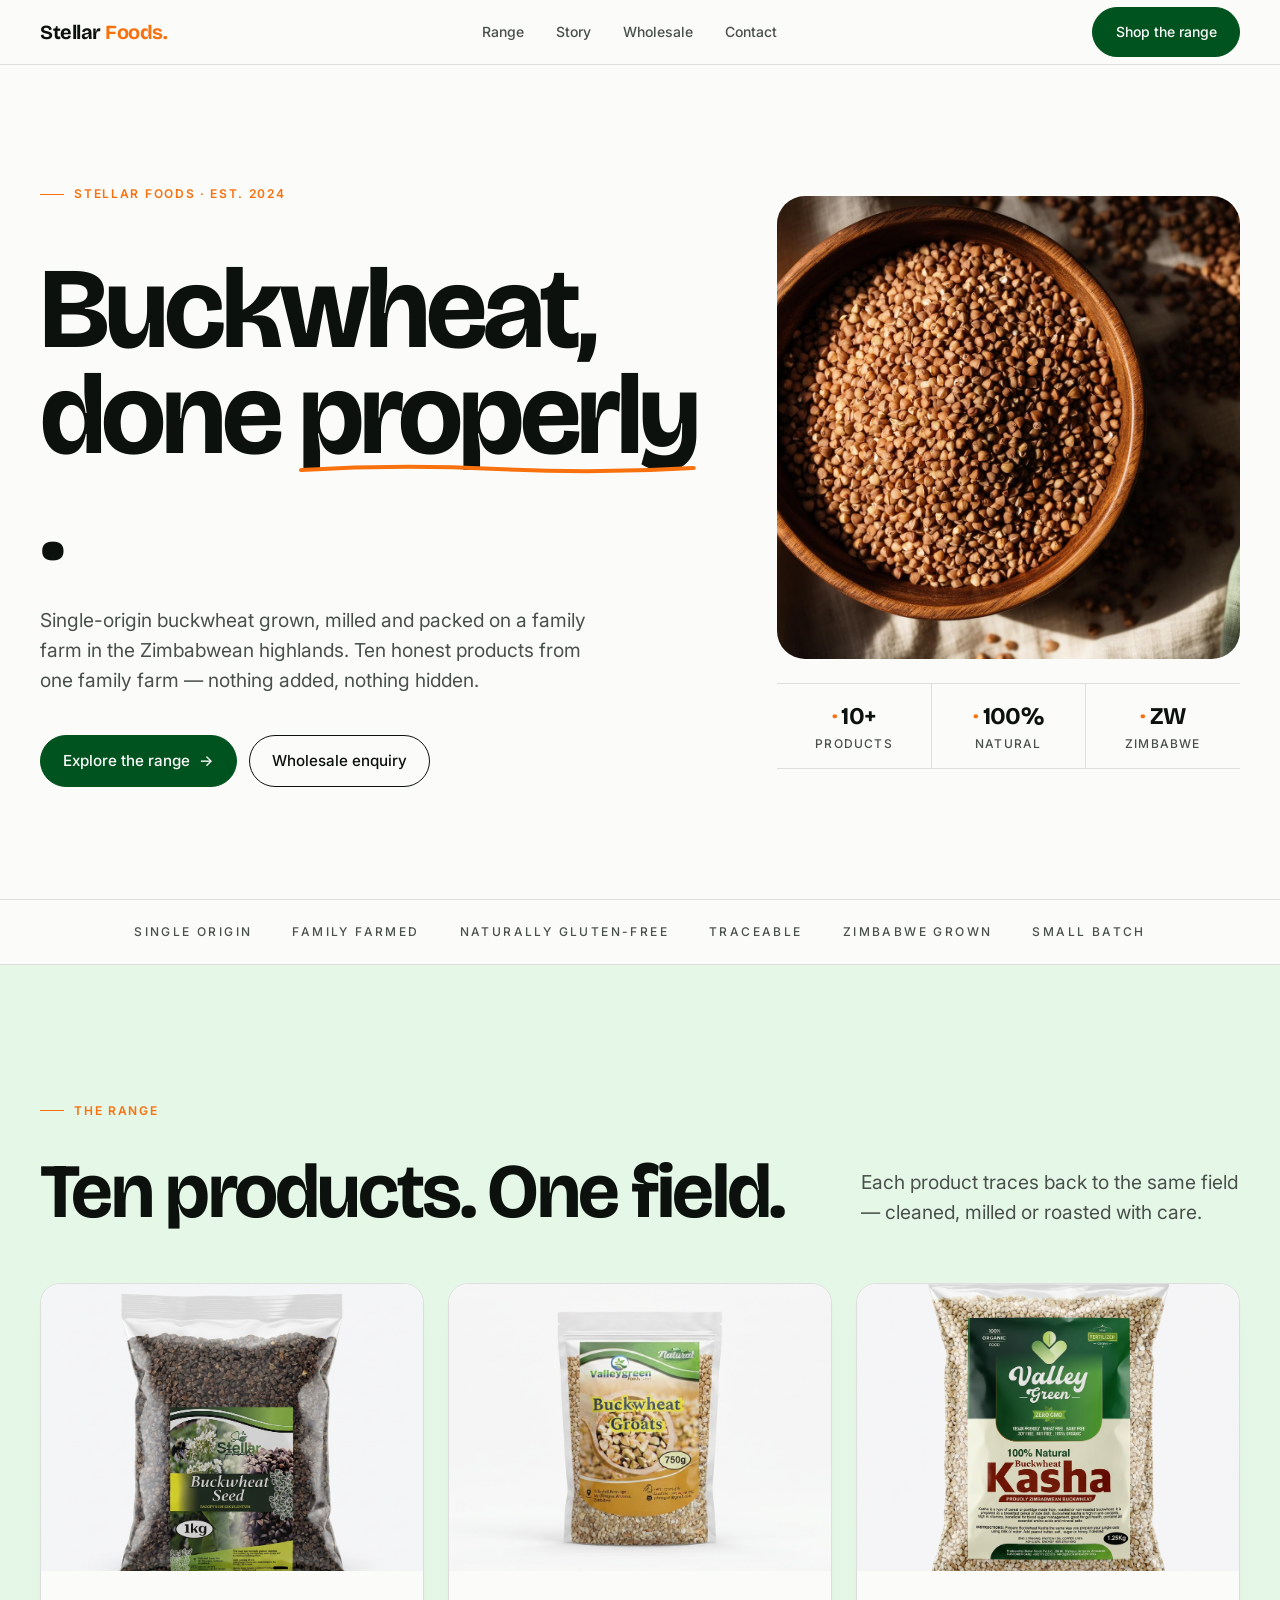
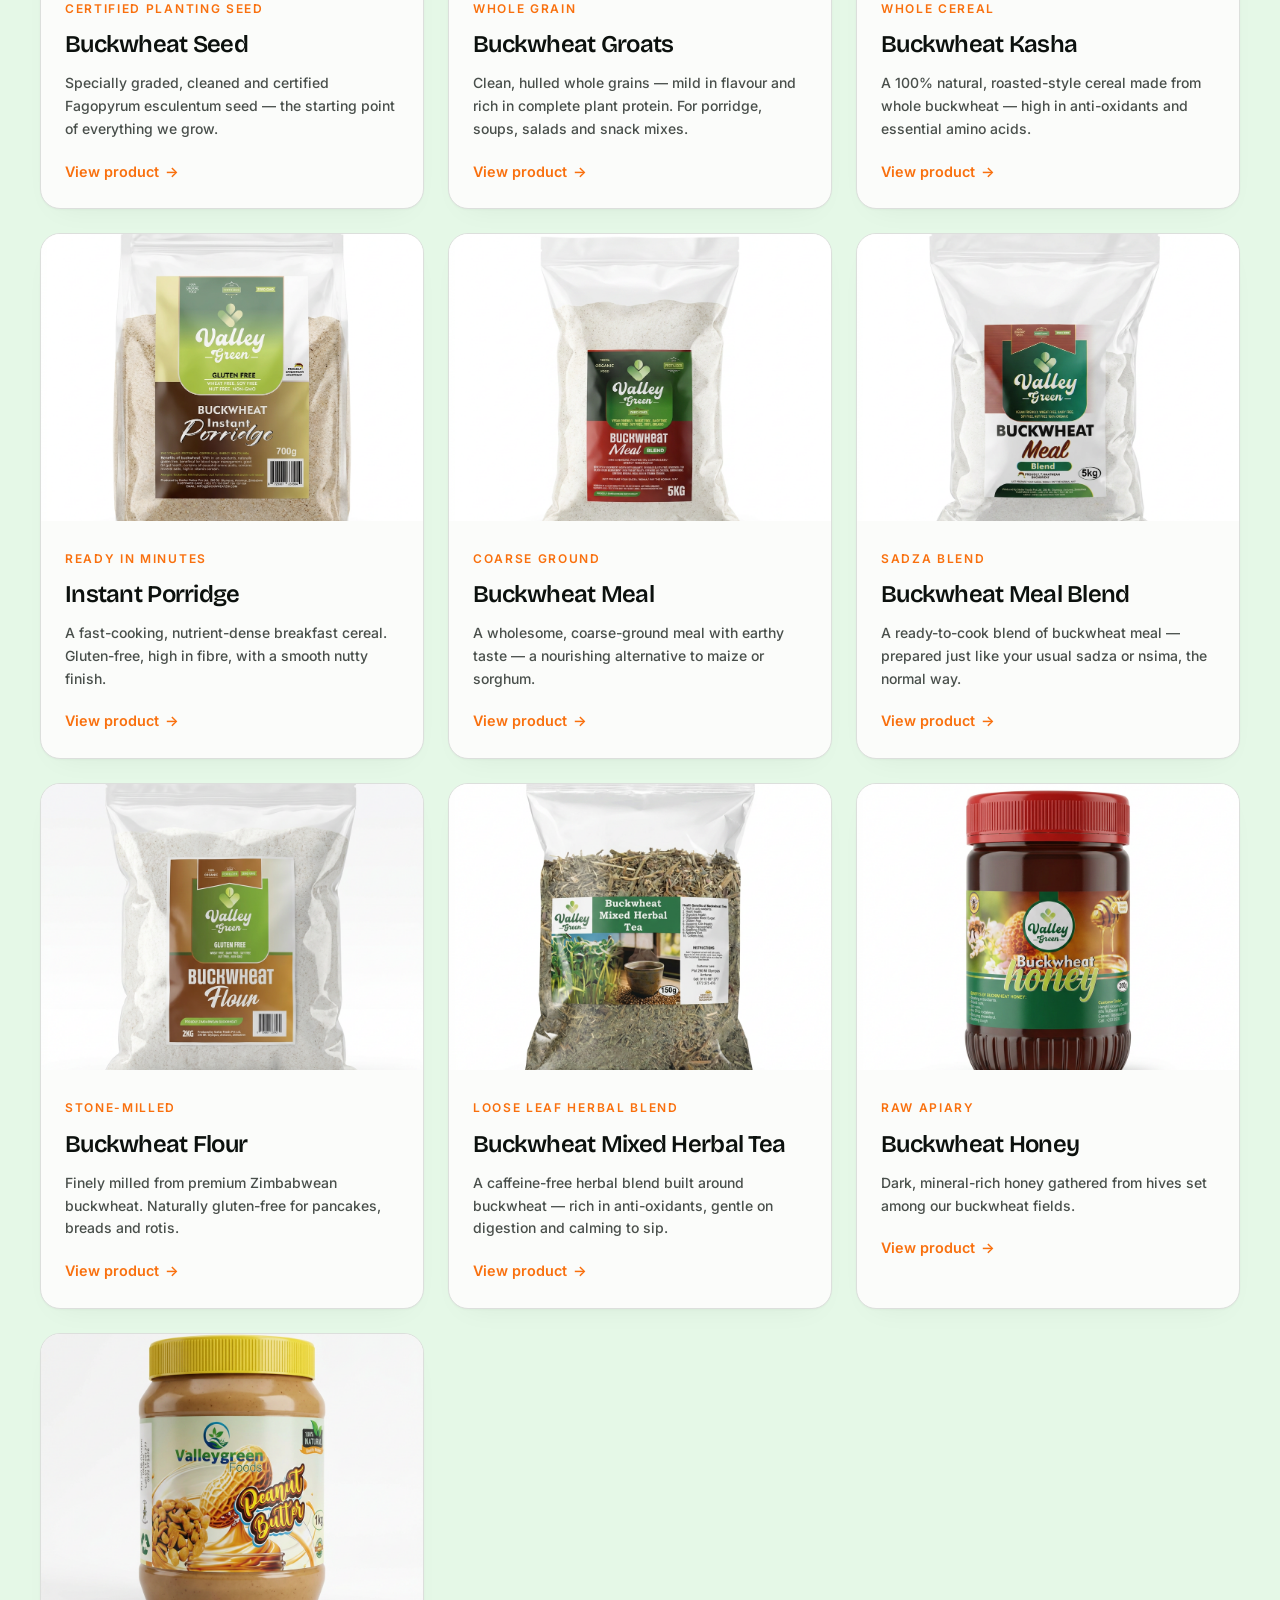
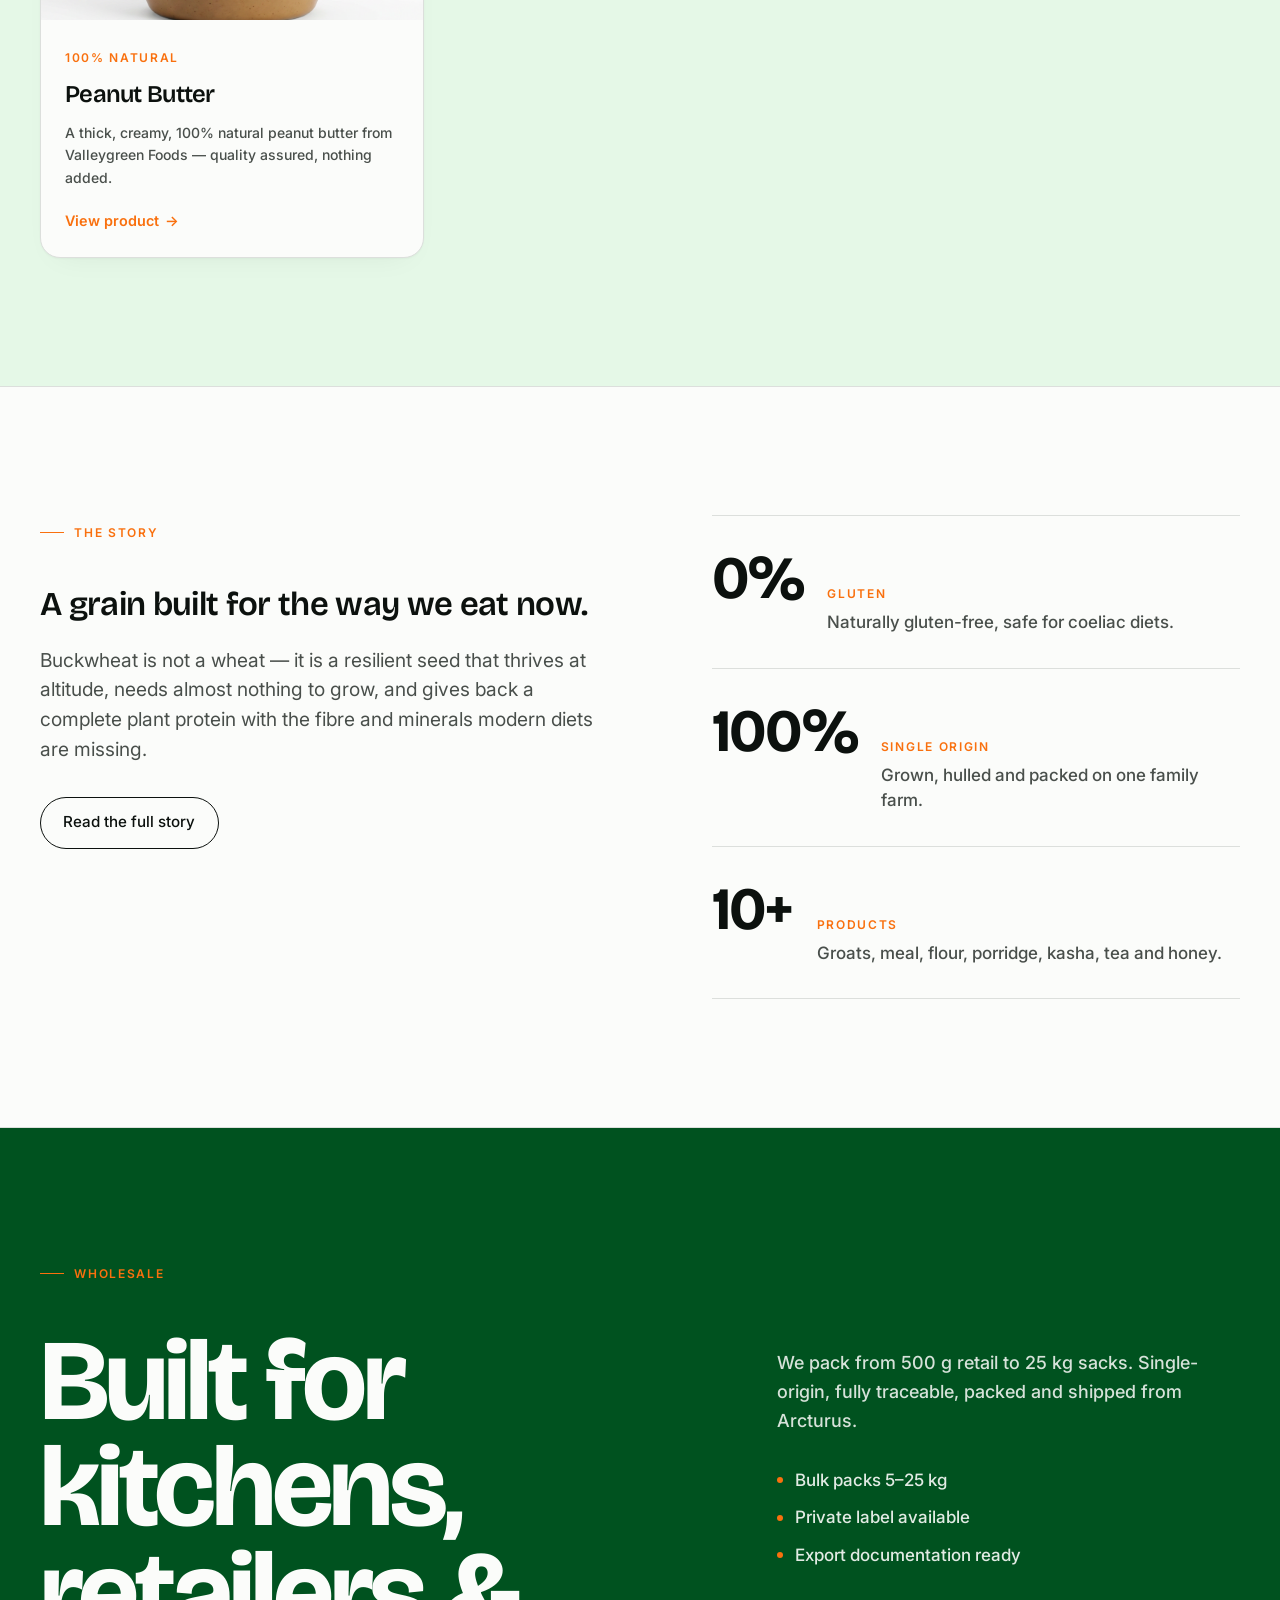
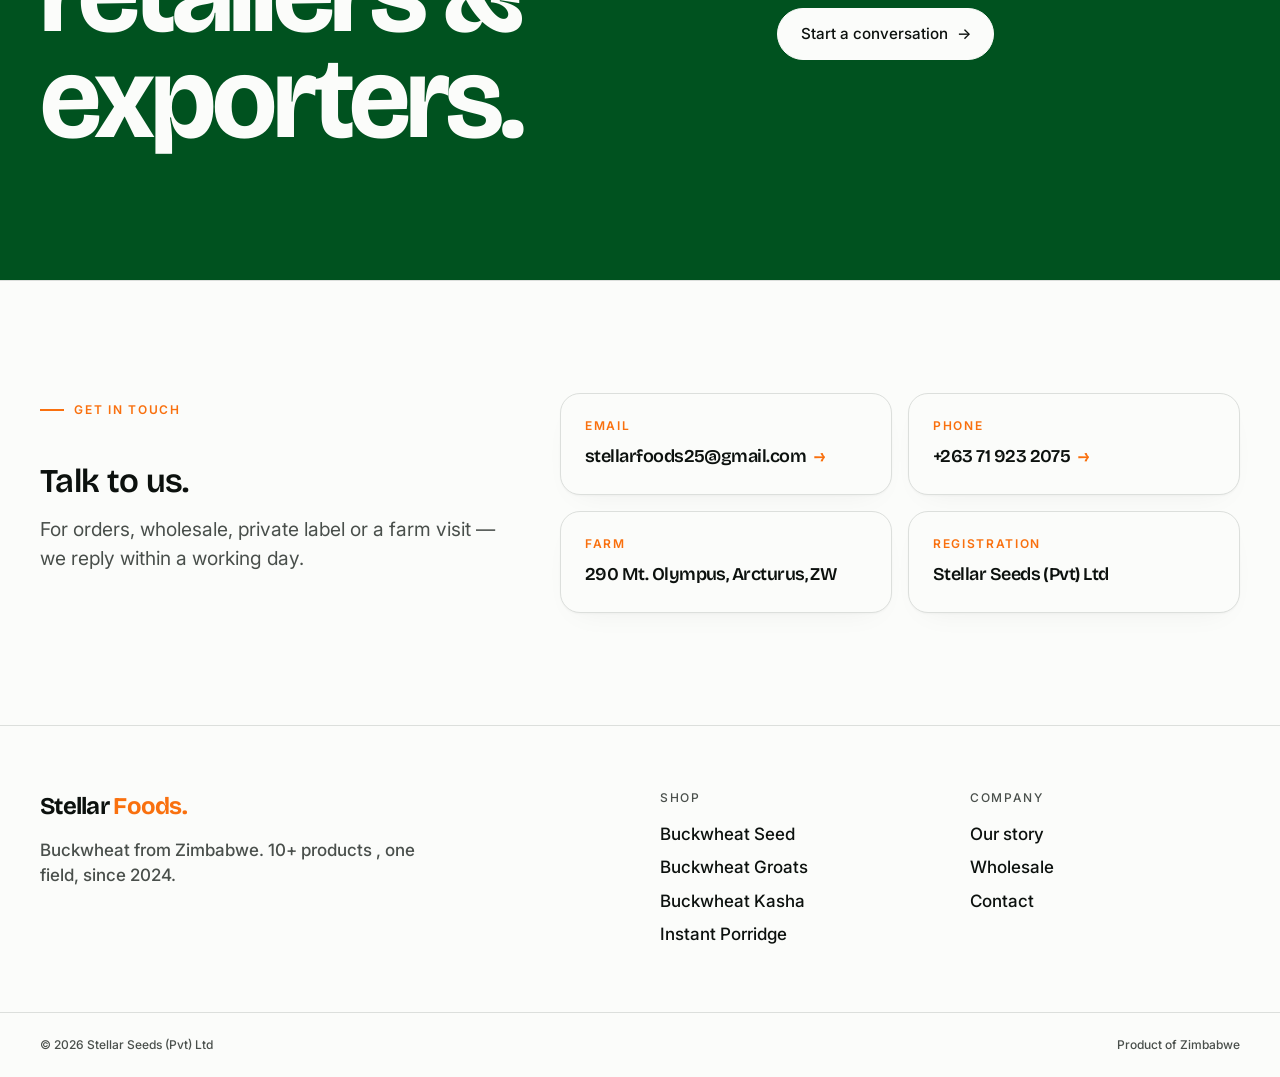
<file: index.html>
<!DOCTYPE html><html lang="en"><head><meta charset="utf-8"><meta name="viewport" content="width=device-width, initial-scale=1"><link rel="preload" as="image" href="/assets/hero-bowl-Cw5ceQdH.jpg"><link rel="stylesheet" href="/assets/styles-yhXzxbYt.css" data-precedence="default"><link rel="stylesheet" href="https://fonts.googleapis.com/css2?family=Bricolage+Grotesque:opsz,wght@12..96,500;12..96,600;12..96,700&amp;family=Inter:wght@400;500;600&amp;display=swap" data-precedence="default"><title>Stellar Foods — Zimbabwean Buckwheat, Done Properly</title><meta name="author" content="Lovable"><meta property="og:type" content="website"><meta name="twitter:card" content="summary"><meta name="twitter:site" content="@Lovable"><meta name="twitter:title" content="Stellar Foods — Zimbabwean Buckwheat, Done Properly"><meta name="twitter:description" content="Single-origin buckwheat from the Zimbabwean highlands. Ten products — seed, groats, kasha, porridge, meal, meal blend, flour, tea, honey and peanut butter — grown, milled and packed on one family farm."><meta name="description" content="Single-origin buckwheat from the Zimbabwean highlands. Ten products — seed, groats, kasha, porridge, meal, meal blend, flour, tea, honey and peanut butter — grown, milled and packed on one family farm."><meta property="og:title" content="Stellar Foods — Zimbabwean Buckwheat, Done Properly"><meta property="og:description" content="Single-origin buckwheat from the Zimbabwean highlands. Ten products — seed, groats, kasha, porridge, meal, meal blend, flour, tea, honey and peanut butter — grown, milled and packed on one family farm."><meta property="og:image" content="/assets/hero-bowl-Cw5ceQdH.jpg"><meta name="twitter:image" content="/assets/hero-bowl-Cw5ceQdH.jpg"><link rel="modulepreload" href="/assets/index-C9V3UF_f.js"><link rel="modulepreload" href="/assets/index-C3TDF72A.js"><link rel="preconnect" href="https://fonts.googleapis.com"><link rel="preconnect" href="https://fonts.gstatic.com" crossorigin="anonymous"></head><body><!--$--><div class="min-h-screen bg-background text-foreground"><header class="sticky top-0 z-40 bg-canvas/90 backdrop-blur border-b border-line"><div class="mx-auto max-w-[1280px] px-6 lg:px-10 h-16 flex items-center justify-between"><a class="font-display font-bold text-xl tracking-tight text-ink active" href="/" data-status="active" aria-current="page">Stellar<span class="text-ember"> Foods.</span></a><nav class="hidden md:flex items-center gap-8 text-sm text-ink-soft"><a href="#range" class="hover:text-ink transition-colors">Range</a><a href="#story" class="hover:text-ink transition-colors">Story</a><a href="#wholesale" class="hover:text-ink transition-colors">Wholesale</a><a href="#contact" class="hover:text-ink transition-colors">Contact</a></nav><a href="#range" class="btn-primary text-sm">Shop the range</a></div></header><section class="border-b border-line"><div class="mx-auto max-w-[1280px] px-6 lg:px-10 py-20 lg:py-28 grid lg:grid-cols-12 gap-12 lg:gap-16 items-center"><div class="lg:col-span-7"><span class="h-eyebrow rule-eyebrow mb-8">STELLAR FOODS · EST. 2024</span><h1 class="h-display mt-6 text-ink">Buckwheat,<br>done<!-- --> <span class="relative inline-block">properly<svg class="absolute -bottom-2 left-0 w-full" height="14" viewBox="0 0 300 14" fill="none" preserveAspectRatio="none"><path d="M2 8 Q 75 2, 150 7 T 298 6" stroke="var(--ember)" stroke-width="4" stroke-linecap="round" fill="none"></path></svg></span>.</h1><p class="lead mt-8 max-w-xl">Single-origin buckwheat grown, milled and packed on a family farm in the Zimbabwean highlands. Ten honest products from one family farm — nothing added, nothing hidden.</p><div class="mt-10 flex flex-wrap gap-3"><a href="#range" class="btn-primary">Explore the range <span aria-hidden="true">→</span></a><a href="#wholesale" class="btn-ghost">Wholesale enquiry</a></div></div><div class="lg:col-span-5"><div class="rounded-3xl overflow-hidden bg-fresh-tint aspect-square"><img src="/assets/hero-bowl-Cw5ceQdH.jpg" alt="Bowl of highland buckwheat groats" class="h-full w-full object-cover"></div><div class="mt-6 grid grid-cols-3 divide-x divide-line border-y border-line"><div class="py-4 px-3 text-center"><div class="font-display text-2xl text-ink"><span class="text-ember">·</span> <!-- -->10+</div><div class="text-xs text-ink-soft uppercase tracking-widest mt-1">Products</div></div><div class="py-4 px-3 text-center"><div class="font-display text-2xl text-ink"><span class="text-ember">·</span> <!-- -->100%</div><div class="text-xs text-ink-soft uppercase tracking-widest mt-1">Natural</div></div><div class="py-4 px-3 text-center"><div class="font-display text-2xl text-ink"><span class="text-ember">·</span> <!-- -->ZW</div><div class="text-xs text-ink-soft uppercase tracking-widest mt-1">ZIMBABWE</div></div></div></div></div></section><section class="border-b border-line bg-canvas"><div class="mx-auto max-w-[1280px] px-6 lg:px-10 py-6 flex flex-wrap items-center justify-center gap-x-10 gap-y-3"><span class="text-xs font-medium tracking-[0.2em] uppercase text-ink-soft">Single Origin</span><span class="text-xs font-medium tracking-[0.2em] uppercase text-ink-soft">Family Farmed</span><span class="text-xs font-medium tracking-[0.2em] uppercase text-ink-soft">Naturally Gluten-Free</span><span class="text-xs font-medium tracking-[0.2em] uppercase text-ink-soft">Traceable</span><span class="text-xs font-medium tracking-[0.2em] uppercase text-ink-soft">ZIMBABWE GROWN</span><span class="text-xs font-medium tracking-[0.2em] uppercase text-ink-soft">Small Batch</span></div></section><section id="range" class="bg-fresh-tint border-b border-line"><div class="mx-auto max-w-[1280px] px-6 lg:px-10 py-24 lg:py-32"><div class="grid lg:grid-cols-12 gap-8 items-end mb-14"><div class="lg:col-span-8"><span class="h-eyebrow rule-eyebrow mb-6">The range</span><h2 class="h-display mt-4 text-ink" style="font-size:clamp(2.5rem, 6vw, 5rem)">Ten products. One field.</h2></div><p class="lg:col-span-4 lead">Each product traces back to the same field — cleaned, milled or roasted with care.</p></div><div class="grid sm:grid-cols-2 lg:grid-cols-3 gap-6"><a href="/products/buckwheat-seed" class="soft-card block overflow-hidden group"><div class="aspect-[4/3] overflow-hidden bg-fresh-tint"><img src="images/Buckwheat_Seed.png" alt="Buckwheat Seed" class="h-full w-full object-cover transition-transform duration-500 group-hover:scale-105" loading="lazy"></div><div class="p-6"><span class="text-xs font-semibold tracking-[0.14em] uppercase text-ember">Certified planting seed</span><h3 class="font-display font-semibold text-2xl mt-2 text-ink">Buckwheat Seed</h3><p class="text-sm text-ink-soft mt-3 leading-relaxed">Specially graded, cleaned and certified Fagopyrum esculentum seed — the starting point of everything we grow.</p><span class="btn-link mt-5">View product <span aria-hidden="true">→</span></span></div></a><a href="/products/buckwheat-groats" class="soft-card block overflow-hidden group"><div class="aspect-[4/3] overflow-hidden bg-fresh-tint"><img src="images/Buckwheat_Groats.png" alt="Buckwheat Groats" class="h-full w-full object-cover transition-transform duration-500 group-hover:scale-105" loading="lazy"></div><div class="p-6"><span class="text-xs font-semibold tracking-[0.14em] uppercase text-ember">Whole grain</span><h3 class="font-display font-semibold text-2xl mt-2 text-ink">Buckwheat Groats</h3><p class="text-sm text-ink-soft mt-3 leading-relaxed">Clean, hulled whole grains — mild in flavour and rich in complete plant protein. For porridge, soups, salads and snack mixes.</p><span class="btn-link mt-5">View product <span aria-hidden="true">→</span></span></div></a><a href="/products/buckwheat-kasha" class="soft-card block overflow-hidden group"><div class="aspect-[4/3] overflow-hidden bg-fresh-tint"><img src="images/Buckwheat_Kasha.png" alt="Buckwheat Kasha" class="h-full w-full object-cover transition-transform duration-500 group-hover:scale-105" loading="lazy"></div><div class="p-6"><span class="text-xs font-semibold tracking-[0.14em] uppercase text-ember">Whole cereal</span><h3 class="font-display font-semibold text-2xl mt-2 text-ink">Buckwheat Kasha</h3><p class="text-sm text-ink-soft mt-3 leading-relaxed">A 100% natural, roasted-style cereal made from whole buckwheat — high in anti-oxidants and essential amino acids.</p><span class="btn-link mt-5">View product <span aria-hidden="true">→</span></span></div></a><a href="/products/instant-porridge" class="soft-card block overflow-hidden group"><div class="aspect-[4/3] overflow-hidden bg-fresh-tint"><img src="images/Instant_Porridge.png" alt="Instant Porridge" class="h-full w-full object-cover transition-transform duration-500 group-hover:scale-105" loading="lazy"></div><div class="p-6"><span class="text-xs font-semibold tracking-[0.14em] uppercase text-ember">Ready in minutes</span><h3 class="font-display font-semibold text-2xl mt-2 text-ink">Instant Porridge</h3><p class="text-sm text-ink-soft mt-3 leading-relaxed">A fast-cooking, nutrient-dense breakfast cereal. Gluten-free, high in fibre, with a smooth nutty finish.</p><span class="btn-link mt-5">View product <span aria-hidden="true">→</span></span></div></a><a href="/products/buckwheat-meal" class="soft-card block overflow-hidden group"><div class="aspect-[4/3] overflow-hidden bg-fresh-tint"><img src="images/Buckwheat_Meal.png" alt="Buckwheat Meal" class="h-full w-full object-cover transition-transform duration-500 group-hover:scale-105" loading="lazy"></div><div class="p-6"><span class="text-xs font-semibold tracking-[0.14em] uppercase text-ember">Coarse ground</span><h3 class="font-display font-semibold text-2xl mt-2 text-ink">Buckwheat Meal</h3><p class="text-sm text-ink-soft mt-3 leading-relaxed">A wholesome, coarse-ground meal with earthy taste — a nourishing alternative to maize or sorghum.</p><span class="btn-link mt-5">View product <span aria-hidden="true">→</span></span></div></a><a href="/products/buckwheat-meal-blend" class="soft-card block overflow-hidden group"><div class="aspect-[4/3] overflow-hidden bg-fresh-tint"><img src="images/Buckwheat_Meal_Blend.png" alt="Buckwheat Meal Blend" class="h-full w-full object-cover transition-transform duration-500 group-hover:scale-105" loading="lazy"></div><div class="p-6"><span class="text-xs font-semibold tracking-[0.14em] uppercase text-ember">Sadza blend</span><h3 class="font-display font-semibold text-2xl mt-2 text-ink">Buckwheat Meal Blend</h3><p class="text-sm text-ink-soft mt-3 leading-relaxed">A ready-to-cook blend of buckwheat meal — prepared just like your usual sadza or nsima, the normal way.</p><span class="btn-link mt-5">View product <span aria-hidden="true">→</span></span></div></a><a href="/products/buckwheat-flour" class="soft-card block overflow-hidden group"><div class="aspect-[4/3] overflow-hidden bg-fresh-tint"><img src="images/Buckwheat_Flour.png" alt="Buckwheat Flour" class="h-full w-full object-cover transition-transform duration-500 group-hover:scale-105" loading="lazy"></div><div class="p-6"><span class="text-xs font-semibold tracking-[0.14em] uppercase text-ember">Stone-milled</span><h3 class="font-display font-semibold text-2xl mt-2 text-ink">Buckwheat Flour</h3><p class="text-sm text-ink-soft mt-3 leading-relaxed">Finely milled from premium Zimbabwean buckwheat. Naturally gluten-free for pancakes, breads and rotis.</p><span class="btn-link mt-5">View product <span aria-hidden="true">→</span></span></div></a><a href="/products/buckwheat-tea" class="soft-card block overflow-hidden group"><div class="aspect-[4/3] overflow-hidden bg-fresh-tint"><img src="images/Buckwheat_Tea.png" alt="Buckwheat Mixed Herbal Tea" class="h-full w-full object-cover transition-transform duration-500 group-hover:scale-105" loading="lazy"></div><div class="p-6"><span class="text-xs font-semibold tracking-[0.14em] uppercase text-ember">Loose leaf herbal blend</span><h3 class="font-display font-semibold text-2xl mt-2 text-ink">Buckwheat Mixed Herbal Tea</h3><p class="text-sm text-ink-soft mt-3 leading-relaxed">A caffeine-free herbal blend built around buckwheat — rich in anti-oxidants, gentle on digestion and calming to sip.</p><span class="btn-link mt-5">View product <span aria-hidden="true">→</span></span></div></a><a href="/products/buckwheat-honey" class="soft-card block overflow-hidden group"><div class="aspect-[4/3] overflow-hidden bg-fresh-tint"><img src="images/Buckwheat_Honey.png" alt="Buckwheat Honey" class="h-full w-full object-cover transition-transform duration-500 group-hover:scale-105" loading="lazy"></div><div class="p-6"><span class="text-xs font-semibold tracking-[0.14em] uppercase text-ember">Raw apiary</span><h3 class="font-display font-semibold text-2xl mt-2 text-ink">Buckwheat Honey</h3><p class="text-sm text-ink-soft mt-3 leading-relaxed">Dark, mineral-rich honey gathered from hives set among our buckwheat fields.</p><span class="btn-link mt-5">View product <span aria-hidden="true">→</span></span></div></a><a href="/products/peanut-butter" class="soft-card block overflow-hidden group"><div class="aspect-[4/3] overflow-hidden bg-fresh-tint"><img src="images/Buckwheat_Peanut_Butter.png" alt="Peanut Butter" class="h-full w-full object-cover transition-transform duration-500 group-hover:scale-105" loading="lazy"></div><div class="p-6"><span class="text-xs font-semibold tracking-[0.14em] uppercase text-ember">100% natural</span><h3 class="font-display font-semibold text-2xl mt-2 text-ink">Peanut Butter</h3><p class="text-sm text-ink-soft mt-3 leading-relaxed">A thick, creamy, 100% natural peanut butter from Valleygreen Foods — quality assured, nothing added.</p><span class="btn-link mt-5">View product <span aria-hidden="true">→</span></span></div></a></div></div></section><section id="story" class="border-b border-line"><div class="mx-auto max-w-[1280px] px-6 lg:px-10 py-24 lg:py-32 grid lg:grid-cols-12 gap-12 lg:gap-20 items-start"><div class="lg:col-span-6"><span class="h-eyebrow rule-eyebrow mb-6">The story</span><h2 class="h-sub mt-6 text-ink">A grain built for the way we eat now.</h2><p class="lead mt-6">Buckwheat is not a wheat — it is a resilient seed that thrives at altitude, needs almost nothing to grow, and gives back a complete plant protein with the fibre and minerals modern diets are missing.</p><a href="#wholesale" class="btn-ghost mt-8">Read the full story</a></div><div class="lg:col-span-6 lg:pl-8"><div class="divide-y divide-line border-y border-line"><div class="py-8 grid grid-cols-[auto_1fr] gap-6 items-baseline"><div class="font-display font-bold text-5xl lg:text-6xl text-ink leading-none">0%</div><div><div class="text-xs uppercase tracking-[0.14em] text-ember font-semibold">Gluten</div><p class="text-ink-soft mt-2">Naturally gluten-free, safe for coeliac diets.</p></div></div><div class="py-8 grid grid-cols-[auto_1fr] gap-6 items-baseline"><div class="font-display font-bold text-5xl lg:text-6xl text-ink leading-none">100%</div><div><div class="text-xs uppercase tracking-[0.14em] text-ember font-semibold">Single origin</div><p class="text-ink-soft mt-2">Grown, hulled and packed on one family farm.</p></div></div><div class="py-8 grid grid-cols-[auto_1fr] gap-6 items-baseline"><div class="font-display font-bold text-5xl lg:text-6xl text-ink leading-none">10+</div><div><div class="text-xs uppercase tracking-[0.14em] text-ember font-semibold">Products</div><p class="text-ink-soft mt-2">Groats, meal, flour, porridge, kasha, tea and honey.</p></div></div></div></div></div></section><section id="wholesale" class="slab border-b border-line"><div class="mx-auto max-w-[1280px] px-6 lg:px-10 py-24 lg:py-32 grid lg:grid-cols-12 gap-12 lg:gap-16 items-center"><div class="lg:col-span-7"><span class="h-eyebrow rule-eyebrow mb-6" style="color:var(--ember)">Wholesale</span><h2 class="h-display mt-6 text-canvas">Built for kitchens, retailers &amp; exporters.</h2></div><div class="lg:col-span-5"><p class="text-lg leading-relaxed text-canvas/85">We pack from 500&nbsp;g retail to 25&nbsp;kg sacks. Single-origin, fully traceable, packed and shipped from Arcturus.</p><ul class="mt-8 space-y-3"><li class="flex items-center gap-3 text-canvas/90"><span class="w-1.5 h-1.5 rounded-full bg-ember" aria-hidden="true"></span>Bulk packs 5–25 kg</li><li class="flex items-center gap-3 text-canvas/90"><span class="w-1.5 h-1.5 rounded-full bg-ember" aria-hidden="true"></span>Private label available</li><li class="flex items-center gap-3 text-canvas/90"><span class="w-1.5 h-1.5 rounded-full bg-ember" aria-hidden="true"></span>Export documentation ready</li></ul><a href="mailto:stellarfoods25@gmail.com?subject=Wholesale%20enquiry" class="btn-primary mt-10" style="background:var(--canvas);color:var(--ink);border-color:var(--canvas)">Start a conversation <span aria-hidden="true">→</span></a></div></div></section><section id="contact" class="border-b border-line"><div class="mx-auto max-w-[1280px] px-6 lg:px-10 py-24 lg:py-28 grid lg:grid-cols-12 gap-12 items-start"><div class="lg:col-span-5"><span class="h-eyebrow rule-eyebrow mb-6">Get in touch</span><h2 class="h-sub mt-6 text-ink">Talk to us.</h2><p class="lead mt-4">For orders, wholesale, private label or a farm visit — we reply within a working day.</p></div><div class="lg:col-span-7 grid sm:grid-cols-2 gap-4"><div class="soft-card p-6"><div class="text-xs uppercase tracking-[0.14em] text-ember font-semibold">Email</div><div class="mt-2 font-display font-semibold text-lg text-ink"><a href="mailto:stellarfoods25@gmail.com" class="inline-flex items-center gap-2 hover:text-ember transition-colors">stellarfoods25@gmail.com<!-- --> <span aria-hidden="true" class="text-ember">→</span></a></div></div><div class="soft-card p-6"><div class="text-xs uppercase tracking-[0.14em] text-ember font-semibold">Phone</div><div class="mt-2 font-display font-semibold text-lg text-ink"><a href="tel:+263719232075" class="inline-flex items-center gap-2 hover:text-ember transition-colors">+263 71 923 2075<!-- --> <span aria-hidden="true" class="text-ember">→</span></a></div></div><div class="soft-card p-6"><div class="text-xs uppercase tracking-[0.14em] text-ember font-semibold">Farm</div><div class="mt-2 font-display font-semibold text-lg text-ink">290 Mt. Olympus, Arcturus, ZW</div></div><div class="soft-card p-6"><div class="text-xs uppercase tracking-[0.14em] text-ember font-semibold">Registration</div><div class="mt-2 font-display font-semibold text-lg text-ink">Stellar Seeds (Pvt) Ltd</div></div></div></div></section><footer class="bg-canvas"><div class="mx-auto max-w-[1280px] px-6 lg:px-10 py-16 grid md:grid-cols-4 gap-10"><div class="md:col-span-2"><div class="font-display font-bold text-2xl text-ink">Stellar<span class="text-ember">&nbsp;Foods.</span></div><p class="mt-4 text-ink-soft max-w-sm">Buckwheat from Zimbabwe. 10+ products , one field, since 2024.</p></div><div><div class="text-xs uppercase tracking-[0.14em] text-ink-soft mb-4">Shop</div><ul class="space-y-2"><li><a href="/products/buckwheat-seed" class="text-ink hover:text-ember transition-colors">Buckwheat Seed</a></li><li><a href="/products/buckwheat-groats" class="text-ink hover:text-ember transition-colors">Buckwheat Groats</a></li><li><a href="/products/buckwheat-kasha" class="text-ink hover:text-ember transition-colors">Buckwheat Kasha</a></li><li><a href="/products/instant-porridge" class="text-ink hover:text-ember transition-colors">Instant Porridge</a></li></ul></div><div><div class="text-xs uppercase tracking-[0.14em] text-ink-soft mb-4">Company</div><ul class="space-y-2 text-ink"><li><a href="#story" class="hover:text-ember transition-colors">Our story</a></li><li><a href="#wholesale" class="hover:text-ember transition-colors">Wholesale</a></li><li><a href="#contact" class="hover:text-ember transition-colors">Contact</a></li></ul></div></div><div class="border-t border-line"><div class="mx-auto max-w-[1280px] px-6 lg:px-10 py-6 flex flex-wrap items-center justify-between gap-3 text-xs text-ink-soft"><span>© <!-- -->2026<!-- --> Stellar Seeds (Pvt) Ltd</span><span>Product of Zimbabwe</span></div></div></footer></div><!--/$--></body></html>
</file>
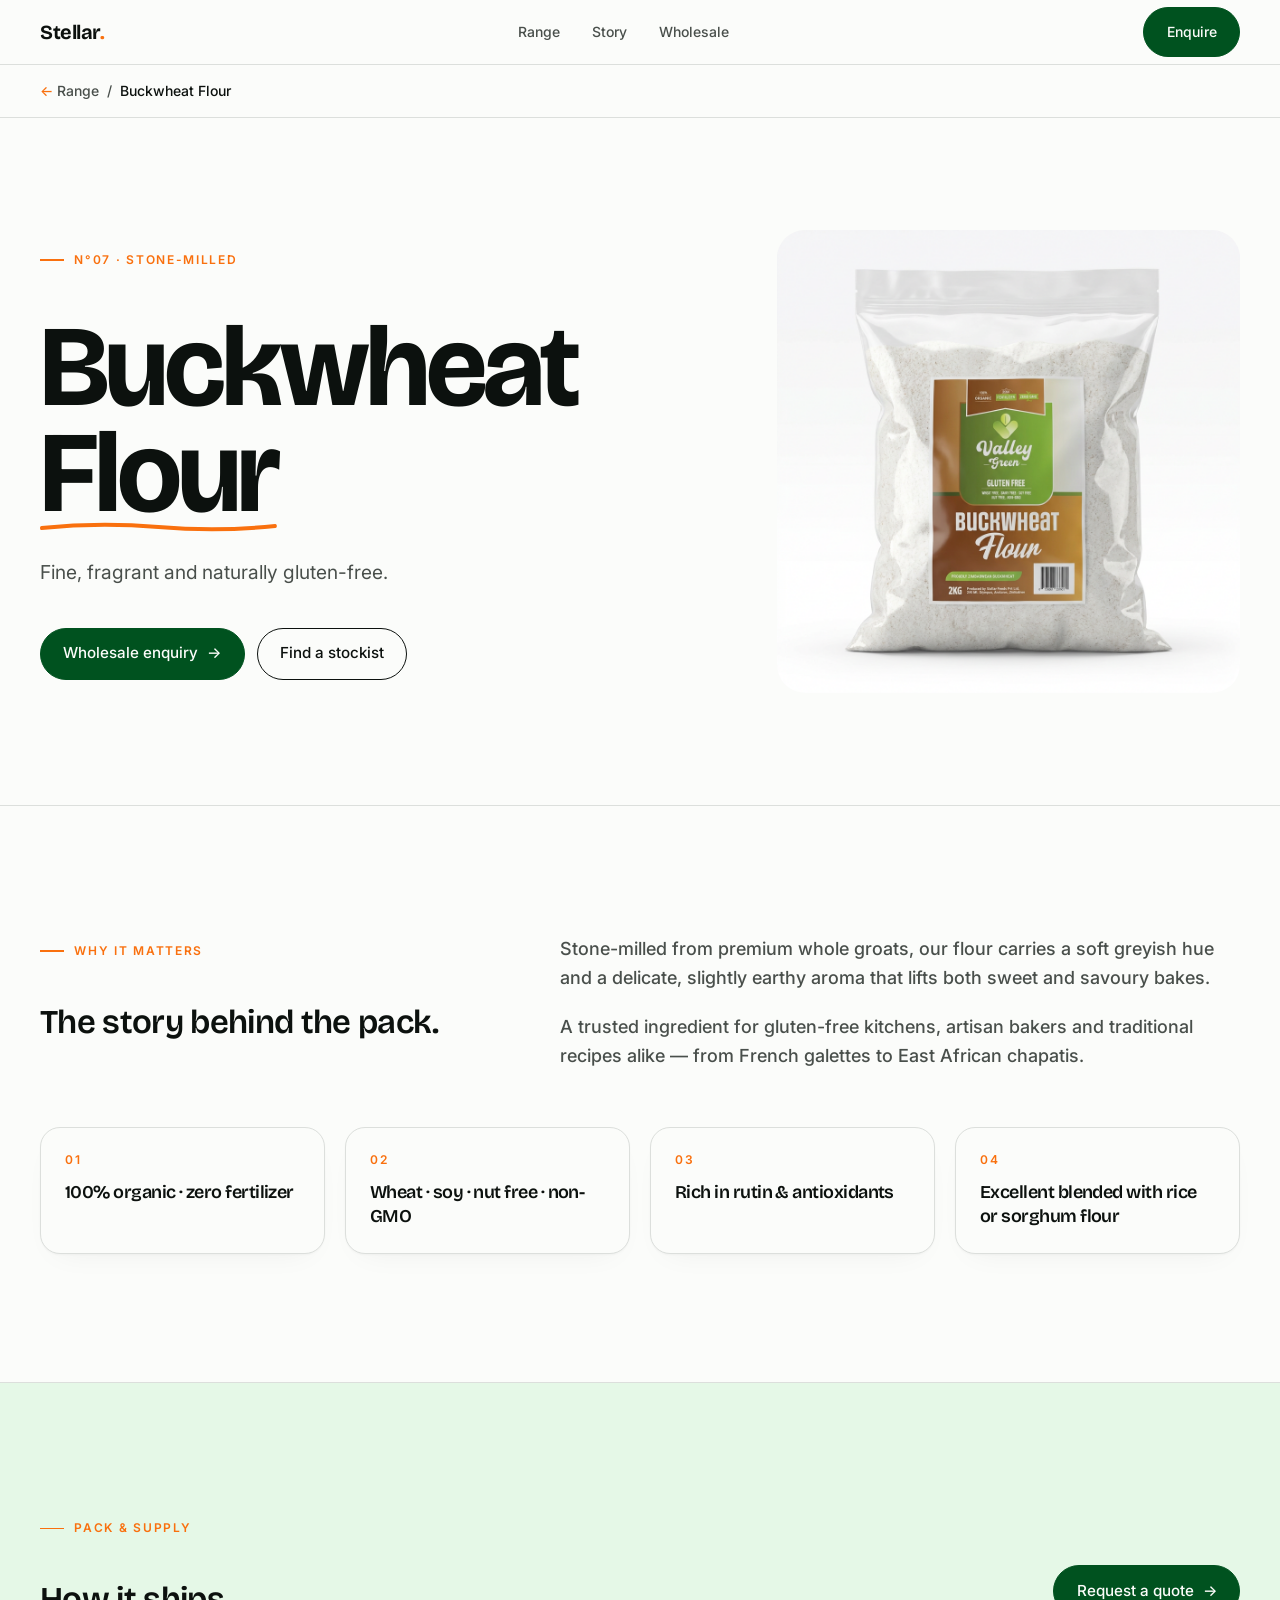
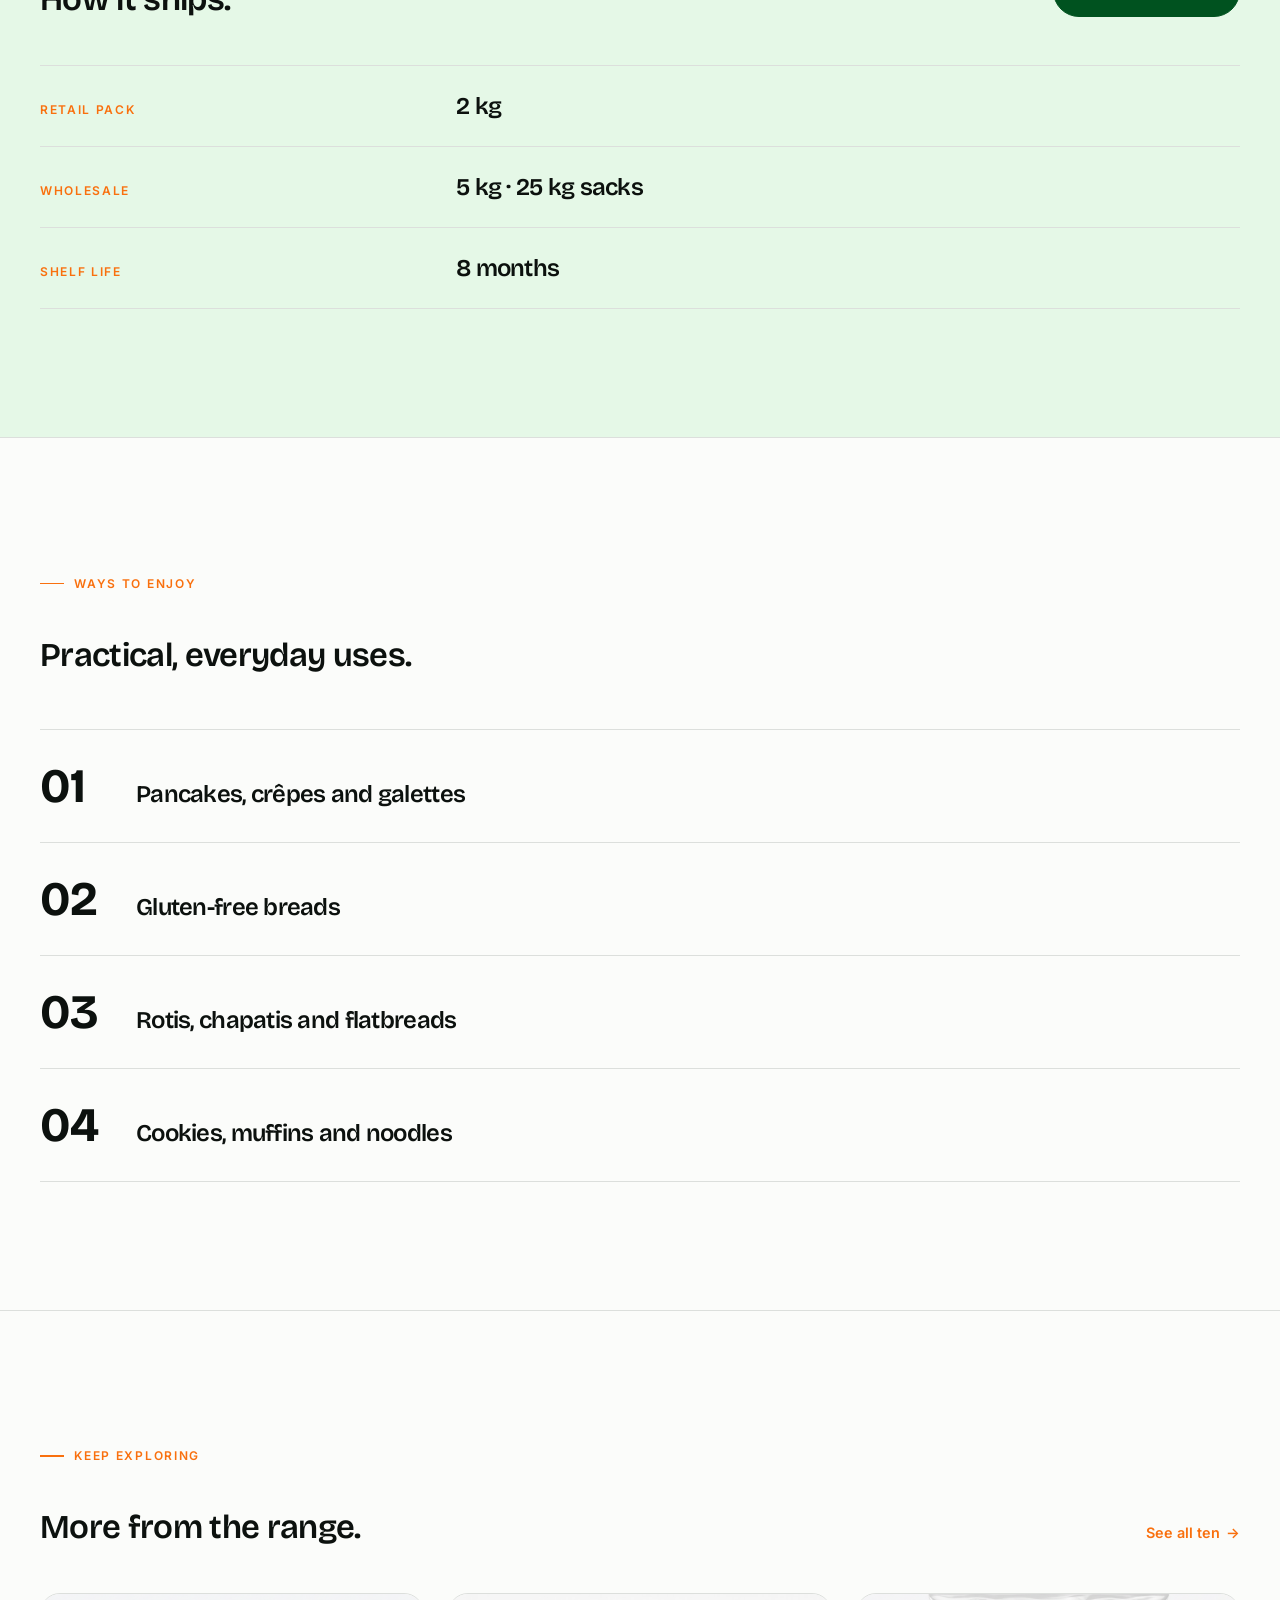
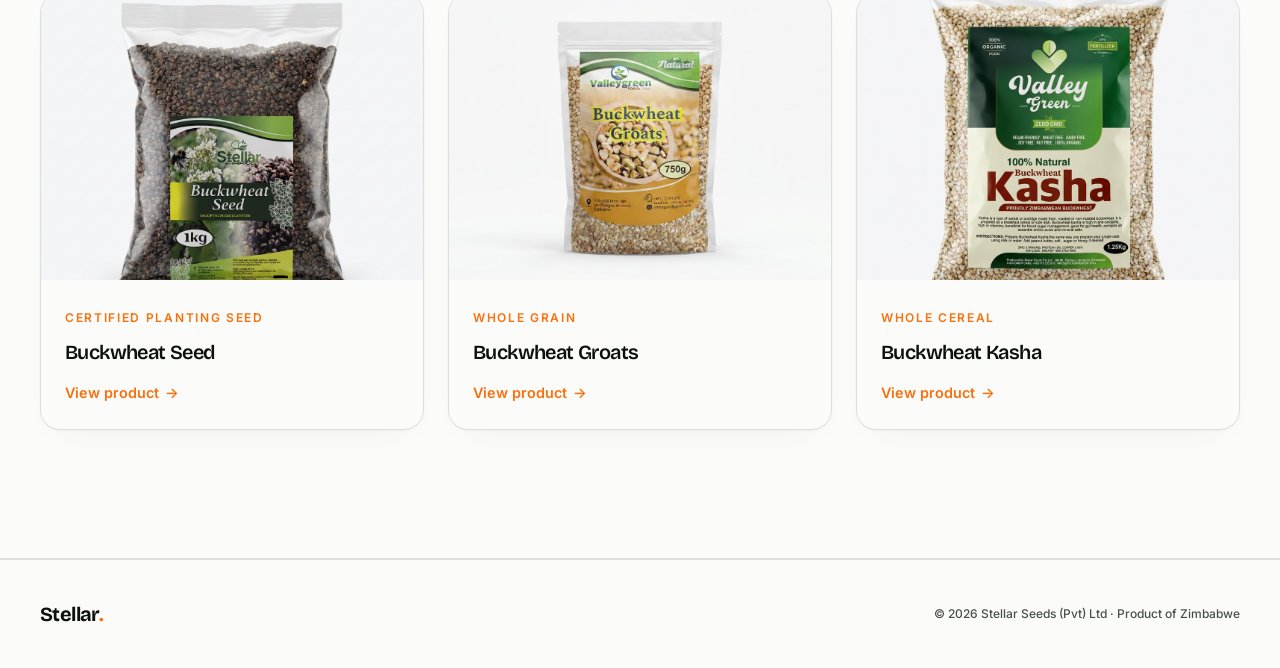
<file: products/buckwheat-flour/index.html>
<!DOCTYPE html><html lang="en"><head><meta charset="utf-8"><meta name="viewport" content="width=device-width, initial-scale=1"><link rel="preload" as="image" href="../../images/Buckwheat_Flour.png"><link rel="stylesheet" href="/assets/styles-yhXzxbYt.css" data-precedence="default"><link rel="stylesheet" href="https://fonts.googleapis.com/css2?family=Bricolage+Grotesque:opsz,wght@12..96,500;12..96,600;12..96,700&amp;family=Inter:wght@400;500;600&amp;display=swap" data-precedence="default"><title>Buckwheat Flour — Stellar Foods</title><meta name="author" content="Lovable"><meta property="og:type" content="website"><meta name="twitter:card" content="summary"><meta name="twitter:site" content="@Lovable"><meta name="twitter:title" content="Stellar Foods — Zimbabwean Buckwheat, Done Properly"><meta name="twitter:description" content="Single-origin buckwheat from the Zimbabwean highlands. Ten products — seed, groats, kasha, porridge, meal, meal blend, flour, tea, honey and peanut butter — grown, milled and packed on one family farm."><meta name="description" content="Finely milled from premium Zimbabwean buckwheat. Naturally gluten-free for pancakes, breads and rotis."><meta property="og:title" content="Buckwheat Flour — Stellar Foods"><meta property="og:description" content="Finely milled from premium Zimbabwean buckwheat. Naturally gluten-free for pancakes, breads and rotis."><meta property="og:image" content="../../images/Buckwheat_Flour.png"><meta name="twitter:image" content="../../images/Buckwheat_Flour.png"><link rel="modulepreload" href="/assets/index-C9V3UF_f.js"><link rel="modulepreload" href="/assets/products._slug-CpAsZiPK.js"><link rel="modulepreload" href="/assets/products._slug-C87T051U.js"><link rel="modulepreload" href="/assets/products._slug-D6e1HY7u.js"><link rel="preconnect" href="https://fonts.googleapis.com"><link rel="preconnect" href="https://fonts.gstatic.com" crossorigin="anonymous"></head><body><!--$--><!--$--><div class="min-h-screen bg-canvas text-ink"><header class="sticky top-0 z-40 bg-canvas/90 backdrop-blur border-b border-line"><div class="mx-auto max-w-[1280px] px-6 lg:px-10 h-16 flex items-center justify-between"><a href="/" class="font-display font-bold text-xl tracking-tight text-ink">Stellar<span class="text-ember">.</span></a><nav class="hidden md:flex items-center gap-8 text-sm text-ink-soft"><a href="/#range" class="hover:text-ink transition-colors">Range</a><a href="/#story" class="hover:text-ink transition-colors">Story</a><a href="/#wholesale" class="hover:text-ink transition-colors">Wholesale</a></nav><a href="mailto:stellarfoods25@gmail.com?subject=Wholesale%20%E2%80%94%20Buckwheat%20Flour&amp;body=Hi%20Stellar%20Foods%2C%0A%0AI'd%20like%20wholesale%20pricing%20for%20Buckwheat%20Flour.%0A%0AQuantity%3A%0ALocation%3A%0AName%3A%0A%0AThanks!" class="btn-primary text-sm">Enquire</a></div></header><div class="border-b border-line"><div class="mx-auto max-w-[1280px] px-6 lg:px-10 py-4 text-sm text-ink-soft flex items-center gap-2"><a href="/#range" class="hover:text-ember transition-colors inline-flex items-center gap-1"><span class="text-ember" aria-hidden="true">←</span> Range</a><span aria-hidden="true">/</span><span class="text-ink">Buckwheat Flour</span></div></div><section class="border-b border-line"><div class="mx-auto max-w-[1280px] px-6 lg:px-10 py-20 lg:py-28 grid lg:grid-cols-12 gap-12 lg:gap-16 items-center"><div class="lg:col-span-7"><span class="h-eyebrow rule-eyebrow mb-6">N°<!-- -->07<!-- --> · <!-- -->Stone-milled</span><h1 class="h-display mt-6 text-ink">Buckwheat<!-- --> <span class="relative inline-block">Flour<svg class="absolute -bottom-2 left-0 w-full" height="14" viewBox="0 0 300 14" fill="none" preserveAspectRatio="none"><path d="M2 8 Q 75 2, 150 7 T 298 6" stroke="var(--ember)" stroke-width="4" stroke-linecap="round" fill="none"></path></svg></span></h1><p class="lead mt-8 max-w-xl">Fine, fragrant and naturally gluten-free.</p><div class="mt-10 flex flex-wrap gap-3"><a href="mailto:stellarfoods25@gmail.com?subject=Wholesale%20%E2%80%94%20Buckwheat%20Flour&amp;body=Hi%20Stellar%20Foods%2C%0A%0AI'd%20like%20wholesale%20pricing%20for%20Buckwheat%20Flour.%0A%0AQuantity%3A%0ALocation%3A%0AName%3A%0A%0AThanks!" class="btn-primary">Wholesale enquiry <span aria-hidden="true">→</span></a><a href="/#range" class="btn-ghost">Find a stockist</a></div></div><div class="lg:col-span-5"><div class="rounded-3xl overflow-hidden bg-fresh-tint aspect-square"><img src="../../images/Buckwheat_Flour.png" alt="Buckwheat Flour" class="h-full w-full object-cover"></div></div></div></section><section class="border-b border-line"><div class="mx-auto max-w-[1280px] px-6 lg:px-10 py-24 lg:py-32"><div class="grid lg:grid-cols-12 gap-12 items-start mb-14"><div class="lg:col-span-5"><span class="h-eyebrow rule-eyebrow mb-6">Why it matters</span><h2 class="h-sub mt-6">The story behind the pack.</h2></div><div class="lg:col-span-7 space-y-5 text-ink-soft text-lg leading-relaxed"><p>Stone-milled from premium whole groats, our flour carries a soft greyish hue and a delicate, slightly earthy aroma that lifts both sweet and savoury bakes.</p><p>A trusted ingredient for gluten-free kitchens, artisan bakers and traditional recipes alike — from French galettes to East African chapatis.</p></div></div><div class="grid md:grid-cols-2 lg:grid-cols-4 gap-5"><div class="soft-card p-6"><div class="text-xs font-semibold tracking-[0.14em] text-ember">01</div><div class="font-display font-semibold text-lg mt-3 text-ink leading-snug">100% organic · zero fertilizer</div></div><div class="soft-card p-6"><div class="text-xs font-semibold tracking-[0.14em] text-ember">02</div><div class="font-display font-semibold text-lg mt-3 text-ink leading-snug">Wheat · soy · nut free · non-GMO</div></div><div class="soft-card p-6"><div class="text-xs font-semibold tracking-[0.14em] text-ember">03</div><div class="font-display font-semibold text-lg mt-3 text-ink leading-snug">Rich in rutin &amp; antioxidants</div></div><div class="soft-card p-6"><div class="text-xs font-semibold tracking-[0.14em] text-ember">04</div><div class="font-display font-semibold text-lg mt-3 text-ink leading-snug">Excellent blended with rice or sorghum flour</div></div></div></div></section><section class="bg-fresh-tint border-b border-line"><div class="mx-auto max-w-[1280px] px-6 lg:px-10 py-24 lg:py-32"><div class="grid lg:grid-cols-12 gap-12 items-end mb-12"><div class="lg:col-span-8"><span class="h-eyebrow rule-eyebrow mb-6">Pack &amp; supply</span><h2 class="h-sub mt-6">How it ships.</h2></div><div class="lg:col-span-4 lg:text-right"><a href="mailto:stellarfoods25@gmail.com?subject=Wholesale%20%E2%80%94%20Buckwheat%20Flour&amp;body=Hi%20Stellar%20Foods%2C%0A%0AI'd%20like%20wholesale%20pricing%20for%20Buckwheat%20Flour.%0A%0AQuantity%3A%0ALocation%3A%0AName%3A%0A%0AThanks!" class="btn-primary">Request a quote <span aria-hidden="true">→</span></a></div></div><div class="border-y border-line divide-y divide-line"><div class="grid grid-cols-[1fr_2fr] gap-6 py-6 items-baseline"><div class="text-xs uppercase tracking-[0.14em] text-ember font-semibold">Retail pack</div><div class="font-display font-semibold text-xl md:text-2xl text-ink">2 kg</div></div><div class="grid grid-cols-[1fr_2fr] gap-6 py-6 items-baseline"><div class="text-xs uppercase tracking-[0.14em] text-ember font-semibold">Wholesale</div><div class="font-display font-semibold text-xl md:text-2xl text-ink">5 kg · 25 kg sacks</div></div><div class="grid grid-cols-[1fr_2fr] gap-6 py-6 items-baseline"><div class="text-xs uppercase tracking-[0.14em] text-ember font-semibold">Shelf life</div><div class="font-display font-semibold text-xl md:text-2xl text-ink">8 months</div></div></div></div></section><section class="border-b border-line"><div class="mx-auto max-w-[1280px] px-6 lg:px-10 py-24 lg:py-32"><span class="h-eyebrow rule-eyebrow mb-6">Ways to enjoy</span><h2 class="h-sub mt-6 max-w-2xl">Practical, everyday uses.</h2><div class="mt-14 border-t border-line"><div class="grid grid-cols-[auto_1fr] gap-8 items-baseline py-8 border-b border-line"><div class="font-display font-bold text-4xl md:text-5xl text-ink leading-none w-16">01</div><div class="font-display font-semibold text-xl md:text-2xl text-ink">Pancakes, crêpes and galettes</div></div><div class="grid grid-cols-[auto_1fr] gap-8 items-baseline py-8 border-b border-line"><div class="font-display font-bold text-4xl md:text-5xl text-ink leading-none w-16">02</div><div class="font-display font-semibold text-xl md:text-2xl text-ink">Gluten-free breads</div></div><div class="grid grid-cols-[auto_1fr] gap-8 items-baseline py-8 border-b border-line"><div class="font-display font-bold text-4xl md:text-5xl text-ink leading-none w-16">03</div><div class="font-display font-semibold text-xl md:text-2xl text-ink">Rotis, chapatis and flatbreads</div></div><div class="grid grid-cols-[auto_1fr] gap-8 items-baseline py-8 border-b border-line"><div class="font-display font-bold text-4xl md:text-5xl text-ink leading-none w-16">04</div><div class="font-display font-semibold text-xl md:text-2xl text-ink">Cookies, muffins and noodles</div></div></div></div></section><section class="border-b border-line"><div class="mx-auto max-w-[1280px] px-6 lg:px-10 py-24 lg:py-32"><div class="flex flex-wrap items-end justify-between gap-6 mb-12"><div><span class="h-eyebrow rule-eyebrow mb-6">Keep exploring</span><h2 class="h-sub mt-6">More from the range.</h2></div><a href="/#range" class="btn-link">See all ten <span aria-hidden="true">→</span></a></div><div class="grid sm:grid-cols-3 gap-6"><a href="/products/buckwheat-seed" class="soft-card block overflow-hidden group"><div class="aspect-[4/3] overflow-hidden bg-fresh-tint"><img src="../../images/Buckwheat_Seed.png" alt="Buckwheat Seed" class="h-full w-full object-cover transition-transform duration-500 group-hover:scale-105" loading="lazy"></div><div class="p-6"><span class="text-xs font-semibold tracking-[0.14em] uppercase text-ember">Certified planting seed</span><h3 class="font-display font-semibold text-xl mt-2 text-ink">Buckwheat Seed</h3><span class="btn-link mt-4">View product <span aria-hidden="true">→</span></span></div></a><a href="/products/buckwheat-groats" class="soft-card block overflow-hidden group"><div class="aspect-[4/3] overflow-hidden bg-fresh-tint"><img src="../../images/Buckwheat_Groats.png" alt="Buckwheat Groats" class="h-full w-full object-cover transition-transform duration-500 group-hover:scale-105" loading="lazy"></div><div class="p-6"><span class="text-xs font-semibold tracking-[0.14em] uppercase text-ember">Whole grain</span><h3 class="font-display font-semibold text-xl mt-2 text-ink">Buckwheat Groats</h3><span class="btn-link mt-4">View product <span aria-hidden="true">→</span></span></div></a><a href="/products/buckwheat-kasha" class="soft-card block overflow-hidden group"><div class="aspect-[4/3] overflow-hidden bg-fresh-tint"><img src="../../images/Buckwheat_Kasha.png" alt="Buckwheat Kasha" class="h-full w-full object-cover transition-transform duration-500 group-hover:scale-105" loading="lazy"></div><div class="p-6"><span class="text-xs font-semibold tracking-[0.14em] uppercase text-ember">Whole cereal</span><h3 class="font-display font-semibold text-xl mt-2 text-ink">Buckwheat Kasha</h3><span class="btn-link mt-4">View product <span aria-hidden="true">→</span></span></div></a></div></div></section><footer class="bg-canvas"><div class="mx-auto max-w-[1280px] px-6 lg:px-10 py-10 flex flex-wrap items-center justify-between gap-4 border-t border-line"><div class="font-display font-bold text-xl text-ink">Stellar<span class="text-ember">.</span></div><div class="text-xs text-ink-soft">© <!-- -->2026<!-- --> Stellar Seeds (Pvt) Ltd · Product of Zimbabwe</div></div></footer></div><!--/$--><!--/$--></body></html>
</file>
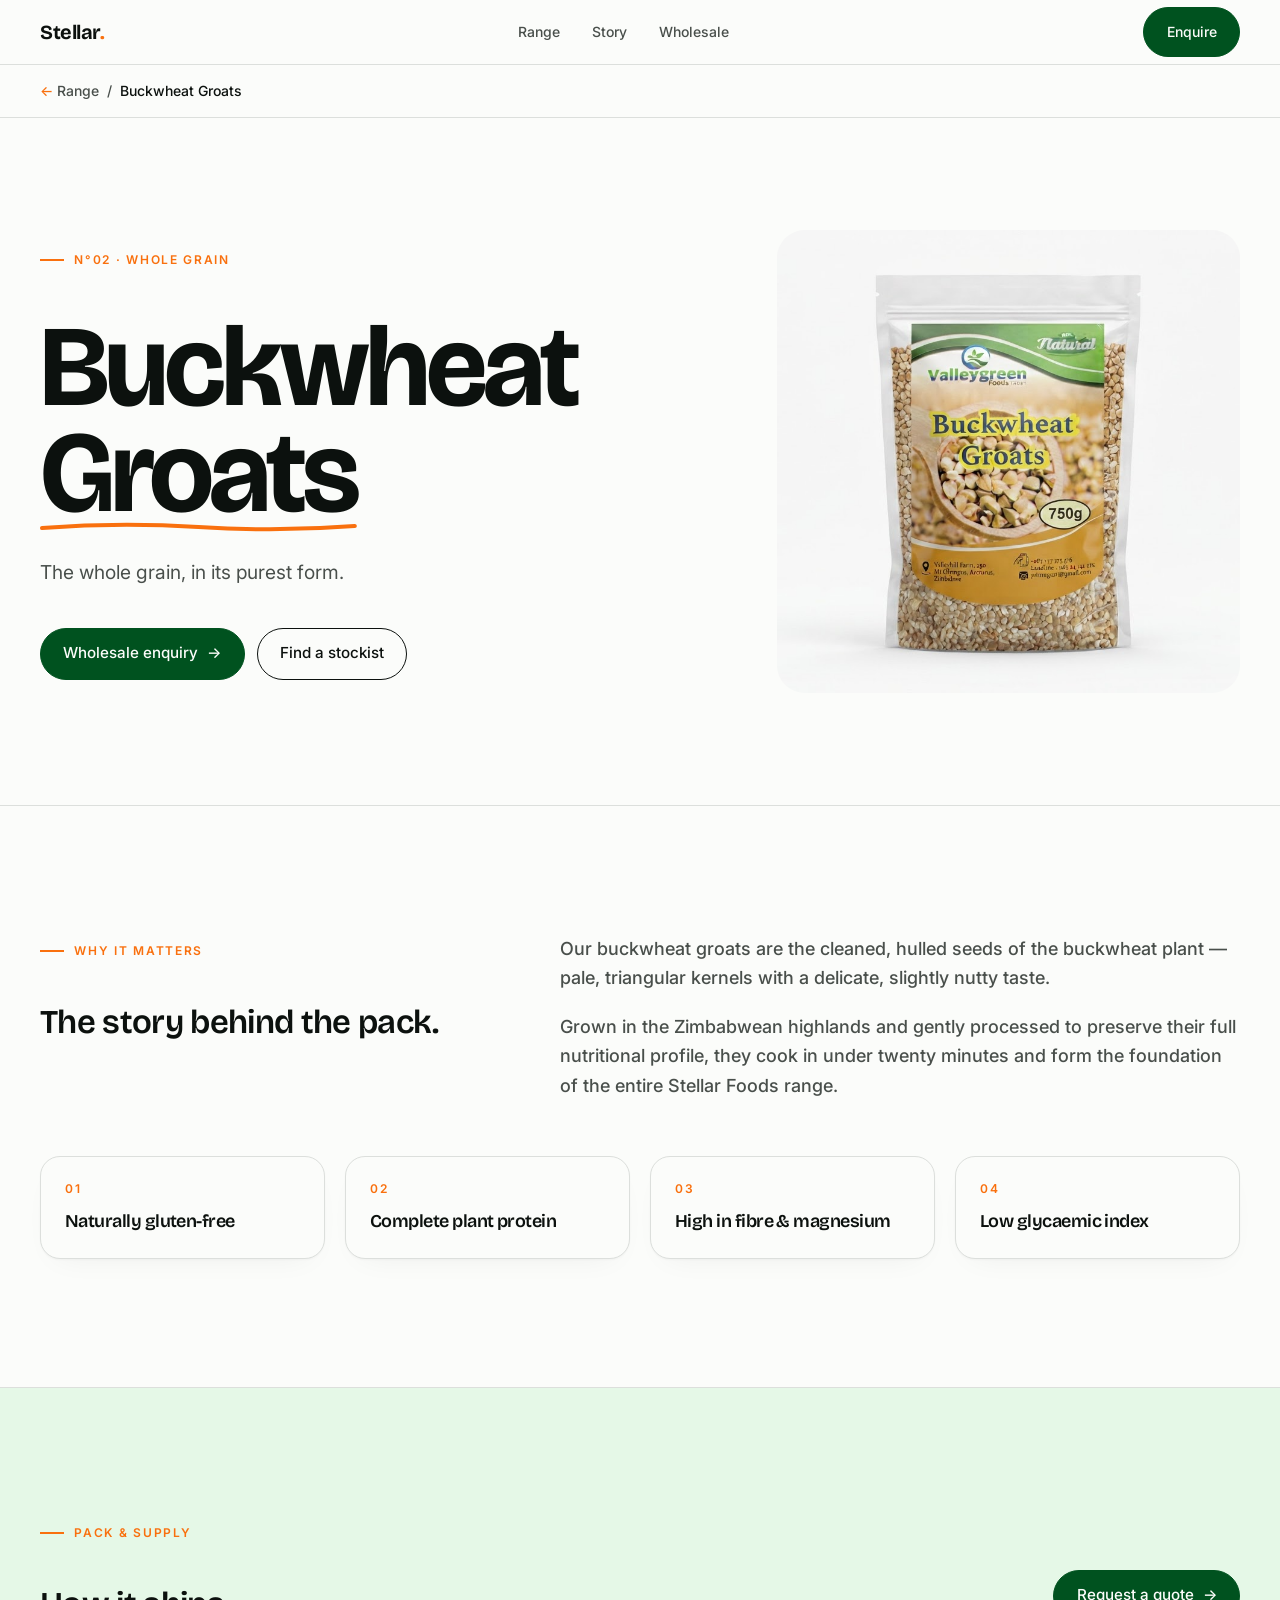
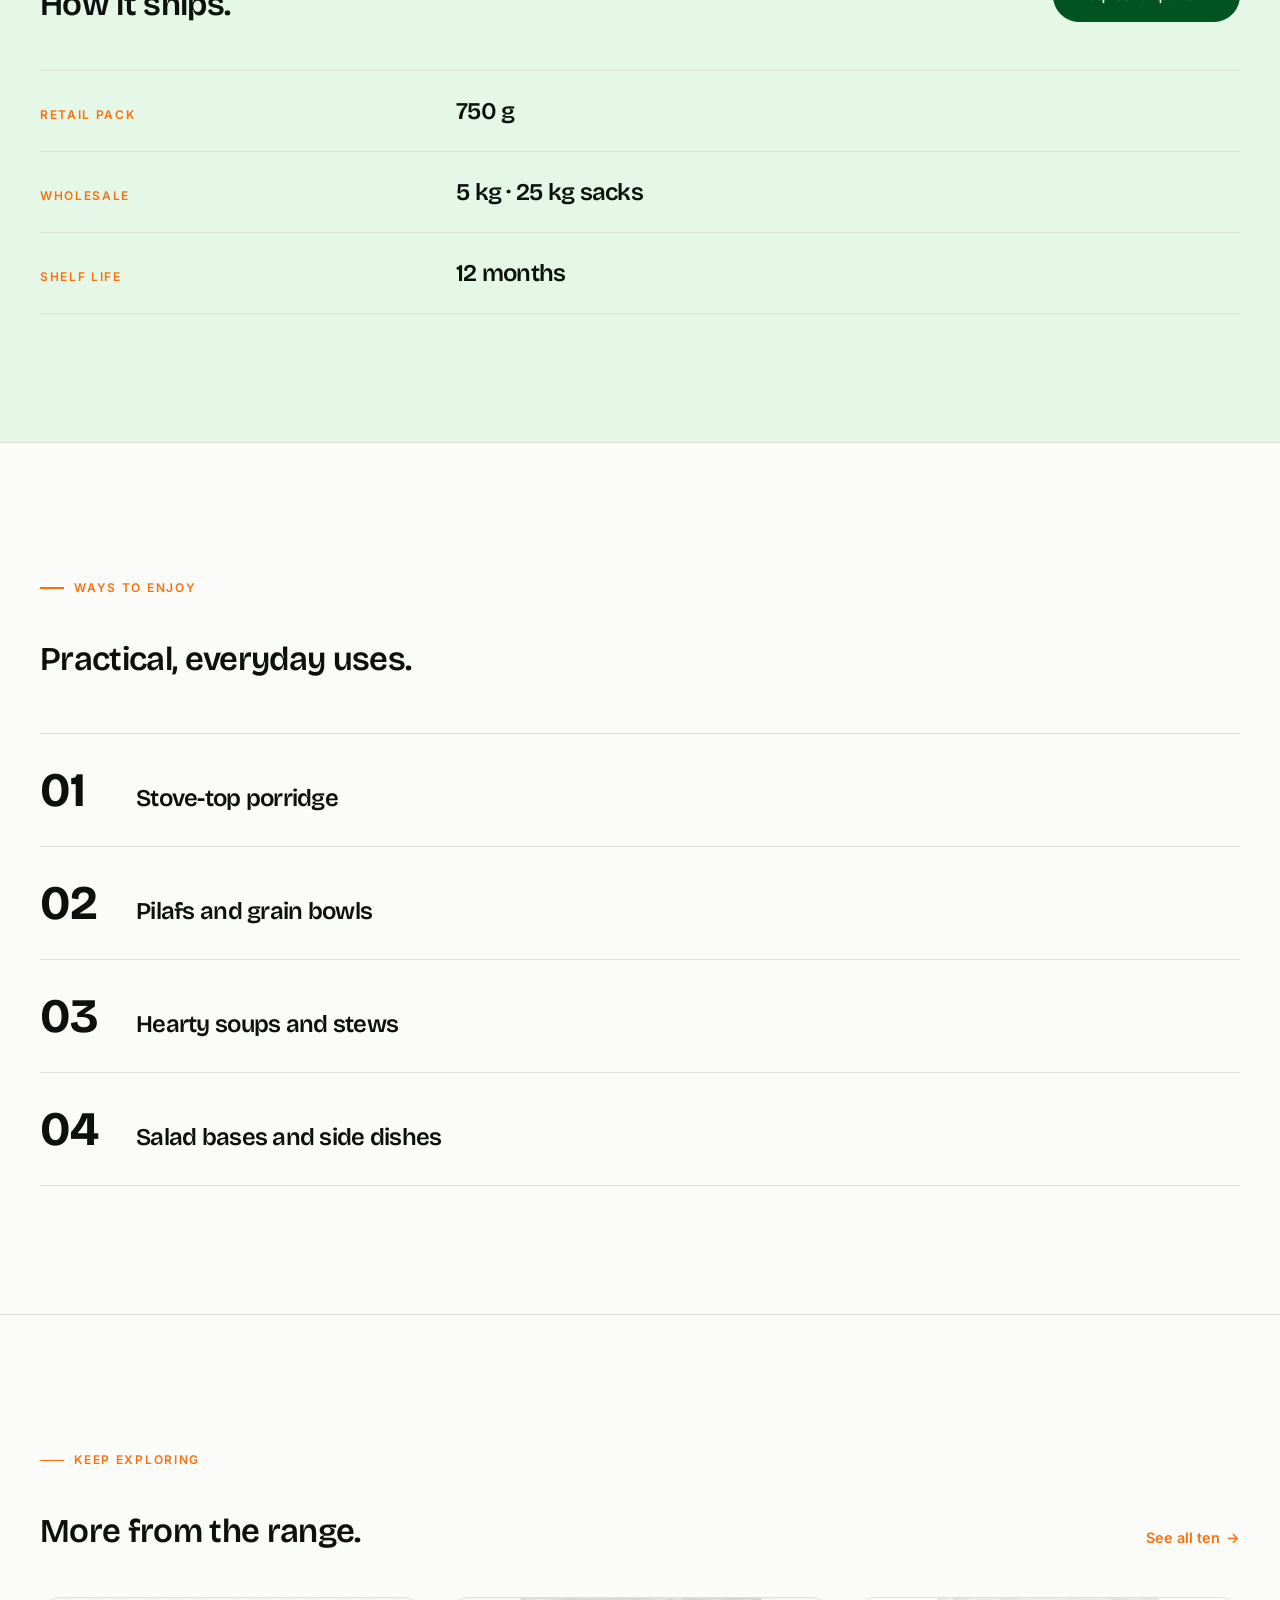
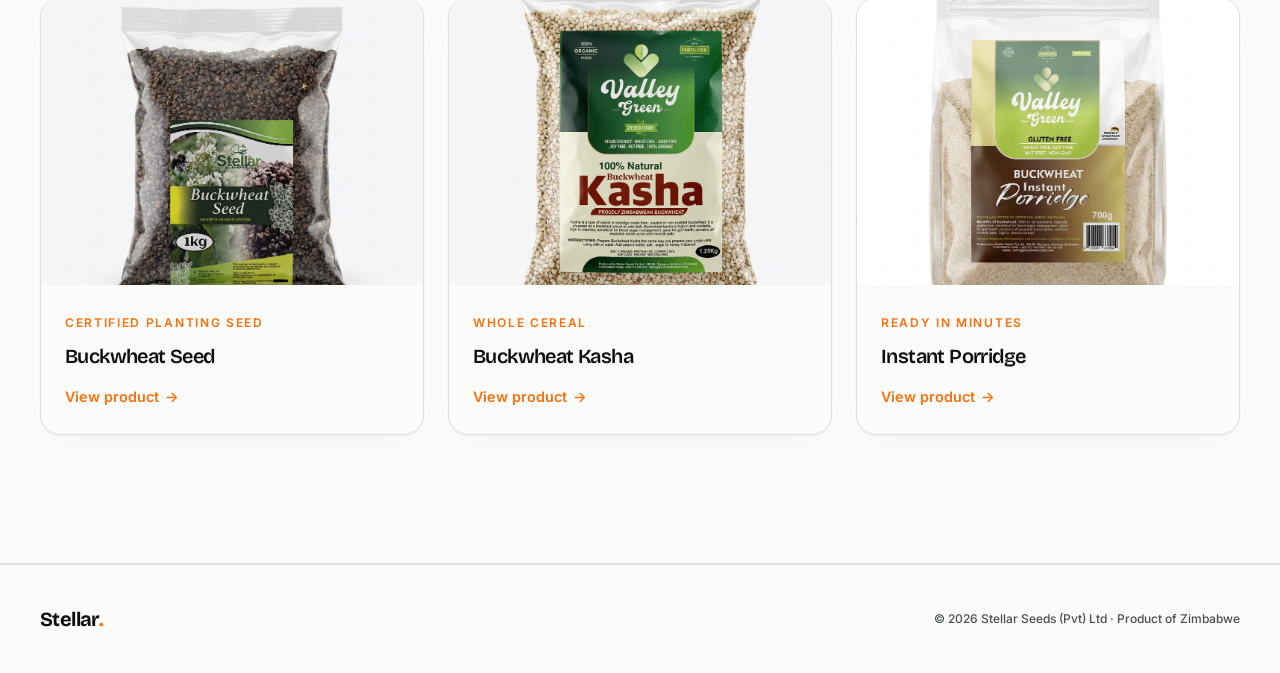
<file: products/buckwheat-groats/index.html>
<!DOCTYPE html><html lang="en"><head><meta charset="utf-8"><meta name="viewport" content="width=device-width, initial-scale=1"><link rel="preload" as="image" href="../../images/Buckwheat_Groats.png"><link rel="stylesheet" href="/assets/styles-yhXzxbYt.css" data-precedence="default"><link rel="stylesheet" href="https://fonts.googleapis.com/css2?family=Bricolage+Grotesque:opsz,wght@12..96,500;12..96,600;12..96,700&amp;family=Inter:wght@400;500;600&amp;display=swap" data-precedence="default"><title>Buckwheat Groats — Stellar Foods</title><meta name="author" content="Lovable"><meta property="og:type" content="website"><meta name="twitter:card" content="summary"><meta name="twitter:site" content="@Lovable"><meta name="twitter:title" content="Stellar Foods — Zimbabwean Buckwheat, Done Properly"><meta name="twitter:description" content="Single-origin buckwheat from the Zimbabwean highlands. Ten products — seed, groats, kasha, porridge, meal, meal blend, flour, tea, honey and peanut butter — grown, milled and packed on one family farm."><meta name="description" content="Clean, hulled whole grains — mild in flavour and rich in complete plant protein. For porridge, soups, salads and snack mixes."><meta property="og:title" content="Buckwheat Groats — Stellar Foods"><meta property="og:description" content="Clean, hulled whole grains — mild in flavour and rich in complete plant protein. For porridge, soups, salads and snack mixes."><meta property="og:image" content="../../images/Buckwheat_Groats.png"><meta name="twitter:image" content="../../images/Buckwheat_Groats.png"><link rel="modulepreload" href="/assets/index-C9V3UF_f.js"><link rel="modulepreload" href="/assets/products._slug-CpAsZiPK.js"><link rel="modulepreload" href="/assets/products._slug-C87T051U.js"><link rel="modulepreload" href="/assets/products._slug-D6e1HY7u.js"><link rel="preconnect" href="https://fonts.googleapis.com"><link rel="preconnect" href="https://fonts.gstatic.com" crossorigin="anonymous"></head><body><!--$--><!--$--><div class="min-h-screen bg-canvas text-ink"><header class="sticky top-0 z-40 bg-canvas/90 backdrop-blur border-b border-line"><div class="mx-auto max-w-[1280px] px-6 lg:px-10 h-16 flex items-center justify-between"><a href="/" class="font-display font-bold text-xl tracking-tight text-ink">Stellar<span class="text-ember">.</span></a><nav class="hidden md:flex items-center gap-8 text-sm text-ink-soft"><a href="/#range" class="hover:text-ink transition-colors">Range</a><a href="/#story" class="hover:text-ink transition-colors">Story</a><a href="/#wholesale" class="hover:text-ink transition-colors">Wholesale</a></nav><a href="mailto:stellarfoods25@gmail.com?subject=Wholesale%20%E2%80%94%20Buckwheat%20Groats&amp;body=Hi%20Stellar%20Foods%2C%0A%0AI'd%20like%20wholesale%20pricing%20for%20Buckwheat%20Groats.%0A%0AQuantity%3A%0ALocation%3A%0AName%3A%0A%0AThanks!" class="btn-primary text-sm">Enquire</a></div></header><div class="border-b border-line"><div class="mx-auto max-w-[1280px] px-6 lg:px-10 py-4 text-sm text-ink-soft flex items-center gap-2"><a href="/#range" class="hover:text-ember transition-colors inline-flex items-center gap-1"><span class="text-ember" aria-hidden="true">←</span> Range</a><span aria-hidden="true">/</span><span class="text-ink">Buckwheat Groats</span></div></div><section class="border-b border-line"><div class="mx-auto max-w-[1280px] px-6 lg:px-10 py-20 lg:py-28 grid lg:grid-cols-12 gap-12 lg:gap-16 items-center"><div class="lg:col-span-7"><span class="h-eyebrow rule-eyebrow mb-6">N°<!-- -->02<!-- --> · <!-- -->Whole grain</span><h1 class="h-display mt-6 text-ink">Buckwheat<!-- --> <span class="relative inline-block">Groats<svg class="absolute -bottom-2 left-0 w-full" height="14" viewBox="0 0 300 14" fill="none" preserveAspectRatio="none"><path d="M2 8 Q 75 2, 150 7 T 298 6" stroke="var(--ember)" stroke-width="4" stroke-linecap="round" fill="none"></path></svg></span></h1><p class="lead mt-8 max-w-xl">The whole grain, in its purest form.</p><div class="mt-10 flex flex-wrap gap-3"><a href="mailto:stellarfoods25@gmail.com?subject=Wholesale%20%E2%80%94%20Buckwheat%20Groats&amp;body=Hi%20Stellar%20Foods%2C%0A%0AI'd%20like%20wholesale%20pricing%20for%20Buckwheat%20Groats.%0A%0AQuantity%3A%0ALocation%3A%0AName%3A%0A%0AThanks!" class="btn-primary">Wholesale enquiry <span aria-hidden="true">→</span></a><a href="/#range" class="btn-ghost">Find a stockist</a></div></div><div class="lg:col-span-5"><div class="rounded-3xl overflow-hidden bg-fresh-tint aspect-square"><img src="../../images/Buckwheat_Groats.png" alt="Buckwheat Groats" class="h-full w-full object-cover"></div></div></div></section><section class="border-b border-line"><div class="mx-auto max-w-[1280px] px-6 lg:px-10 py-24 lg:py-32"><div class="grid lg:grid-cols-12 gap-12 items-start mb-14"><div class="lg:col-span-5"><span class="h-eyebrow rule-eyebrow mb-6">Why it matters</span><h2 class="h-sub mt-6">The story behind the pack.</h2></div><div class="lg:col-span-7 space-y-5 text-ink-soft text-lg leading-relaxed"><p>Our buckwheat groats are the cleaned, hulled seeds of the buckwheat plant — pale, triangular kernels with a delicate, slightly nutty taste.</p><p>Grown in the Zimbabwean highlands and gently processed to preserve their full nutritional profile, they cook in under twenty minutes and form the foundation of the entire Stellar Foods range.</p></div></div><div class="grid md:grid-cols-2 lg:grid-cols-4 gap-5"><div class="soft-card p-6"><div class="text-xs font-semibold tracking-[0.14em] text-ember">01</div><div class="font-display font-semibold text-lg mt-3 text-ink leading-snug">Naturally gluten-free</div></div><div class="soft-card p-6"><div class="text-xs font-semibold tracking-[0.14em] text-ember">02</div><div class="font-display font-semibold text-lg mt-3 text-ink leading-snug">Complete plant protein</div></div><div class="soft-card p-6"><div class="text-xs font-semibold tracking-[0.14em] text-ember">03</div><div class="font-display font-semibold text-lg mt-3 text-ink leading-snug">High in fibre &amp; magnesium</div></div><div class="soft-card p-6"><div class="text-xs font-semibold tracking-[0.14em] text-ember">04</div><div class="font-display font-semibold text-lg mt-3 text-ink leading-snug">Low glycaemic index</div></div></div></div></section><section class="bg-fresh-tint border-b border-line"><div class="mx-auto max-w-[1280px] px-6 lg:px-10 py-24 lg:py-32"><div class="grid lg:grid-cols-12 gap-12 items-end mb-12"><div class="lg:col-span-8"><span class="h-eyebrow rule-eyebrow mb-6">Pack &amp; supply</span><h2 class="h-sub mt-6">How it ships.</h2></div><div class="lg:col-span-4 lg:text-right"><a href="mailto:stellarfoods25@gmail.com?subject=Wholesale%20%E2%80%94%20Buckwheat%20Groats&amp;body=Hi%20Stellar%20Foods%2C%0A%0AI'd%20like%20wholesale%20pricing%20for%20Buckwheat%20Groats.%0A%0AQuantity%3A%0ALocation%3A%0AName%3A%0A%0AThanks!" class="btn-primary">Request a quote <span aria-hidden="true">→</span></a></div></div><div class="border-y border-line divide-y divide-line"><div class="grid grid-cols-[1fr_2fr] gap-6 py-6 items-baseline"><div class="text-xs uppercase tracking-[0.14em] text-ember font-semibold">Retail pack</div><div class="font-display font-semibold text-xl md:text-2xl text-ink">750 g</div></div><div class="grid grid-cols-[1fr_2fr] gap-6 py-6 items-baseline"><div class="text-xs uppercase tracking-[0.14em] text-ember font-semibold">Wholesale</div><div class="font-display font-semibold text-xl md:text-2xl text-ink">5 kg · 25 kg sacks</div></div><div class="grid grid-cols-[1fr_2fr] gap-6 py-6 items-baseline"><div class="text-xs uppercase tracking-[0.14em] text-ember font-semibold">Shelf life</div><div class="font-display font-semibold text-xl md:text-2xl text-ink">12 months</div></div></div></div></section><section class="border-b border-line"><div class="mx-auto max-w-[1280px] px-6 lg:px-10 py-24 lg:py-32"><span class="h-eyebrow rule-eyebrow mb-6">Ways to enjoy</span><h2 class="h-sub mt-6 max-w-2xl">Practical, everyday uses.</h2><div class="mt-14 border-t border-line"><div class="grid grid-cols-[auto_1fr] gap-8 items-baseline py-8 border-b border-line"><div class="font-display font-bold text-4xl md:text-5xl text-ink leading-none w-16">01</div><div class="font-display font-semibold text-xl md:text-2xl text-ink">Stove-top porridge</div></div><div class="grid grid-cols-[auto_1fr] gap-8 items-baseline py-8 border-b border-line"><div class="font-display font-bold text-4xl md:text-5xl text-ink leading-none w-16">02</div><div class="font-display font-semibold text-xl md:text-2xl text-ink">Pilafs and grain bowls</div></div><div class="grid grid-cols-[auto_1fr] gap-8 items-baseline py-8 border-b border-line"><div class="font-display font-bold text-4xl md:text-5xl text-ink leading-none w-16">03</div><div class="font-display font-semibold text-xl md:text-2xl text-ink">Hearty soups and stews</div></div><div class="grid grid-cols-[auto_1fr] gap-8 items-baseline py-8 border-b border-line"><div class="font-display font-bold text-4xl md:text-5xl text-ink leading-none w-16">04</div><div class="font-display font-semibold text-xl md:text-2xl text-ink">Salad bases and side dishes</div></div></div></div></section><section class="border-b border-line"><div class="mx-auto max-w-[1280px] px-6 lg:px-10 py-24 lg:py-32"><div class="flex flex-wrap items-end justify-between gap-6 mb-12"><div><span class="h-eyebrow rule-eyebrow mb-6">Keep exploring</span><h2 class="h-sub mt-6">More from the range.</h2></div><a href="/#range" class="btn-link">See all ten <span aria-hidden="true">→</span></a></div><div class="grid sm:grid-cols-3 gap-6"><a href="/products/buckwheat-seed" class="soft-card block overflow-hidden group"><div class="aspect-[4/3] overflow-hidden bg-fresh-tint"><img src="../../images/Buckwheat_Seed.png" alt="Buckwheat Seed" class="h-full w-full object-cover transition-transform duration-500 group-hover:scale-105" loading="lazy"></div><div class="p-6"><span class="text-xs font-semibold tracking-[0.14em] uppercase text-ember">Certified planting seed</span><h3 class="font-display font-semibold text-xl mt-2 text-ink">Buckwheat Seed</h3><span class="btn-link mt-4">View product <span aria-hidden="true">→</span></span></div></a><a href="/products/buckwheat-kasha" class="soft-card block overflow-hidden group"><div class="aspect-[4/3] overflow-hidden bg-fresh-tint"><img src="../../images/Buckwheat_Kasha.png" alt="Buckwheat Kasha" class="h-full w-full object-cover transition-transform duration-500 group-hover:scale-105" loading="lazy"></div><div class="p-6"><span class="text-xs font-semibold tracking-[0.14em] uppercase text-ember">Whole cereal</span><h3 class="font-display font-semibold text-xl mt-2 text-ink">Buckwheat Kasha</h3><span class="btn-link mt-4">View product <span aria-hidden="true">→</span></span></div></a><a href="/products/instant-porridge" class="soft-card block overflow-hidden group"><div class="aspect-[4/3] overflow-hidden bg-fresh-tint"><img src="../../images/Instant_Porridge.png" alt="Instant Porridge" class="h-full w-full object-cover transition-transform duration-500 group-hover:scale-105" loading="lazy"></div><div class="p-6"><span class="text-xs font-semibold tracking-[0.14em] uppercase text-ember">Ready in minutes</span><h3 class="font-display font-semibold text-xl mt-2 text-ink">Instant Porridge</h3><span class="btn-link mt-4">View product <span aria-hidden="true">→</span></span></div></a></div></div></section><footer class="bg-canvas"><div class="mx-auto max-w-[1280px] px-6 lg:px-10 py-10 flex flex-wrap items-center justify-between gap-4 border-t border-line"><div class="font-display font-bold text-xl text-ink">Stellar<span class="text-ember">.</span></div><div class="text-xs text-ink-soft">© <!-- -->2026<!-- --> Stellar Seeds (Pvt) Ltd · Product of Zimbabwe</div></div></footer></div><!--/$--><!--/$--></body></html>
</file>
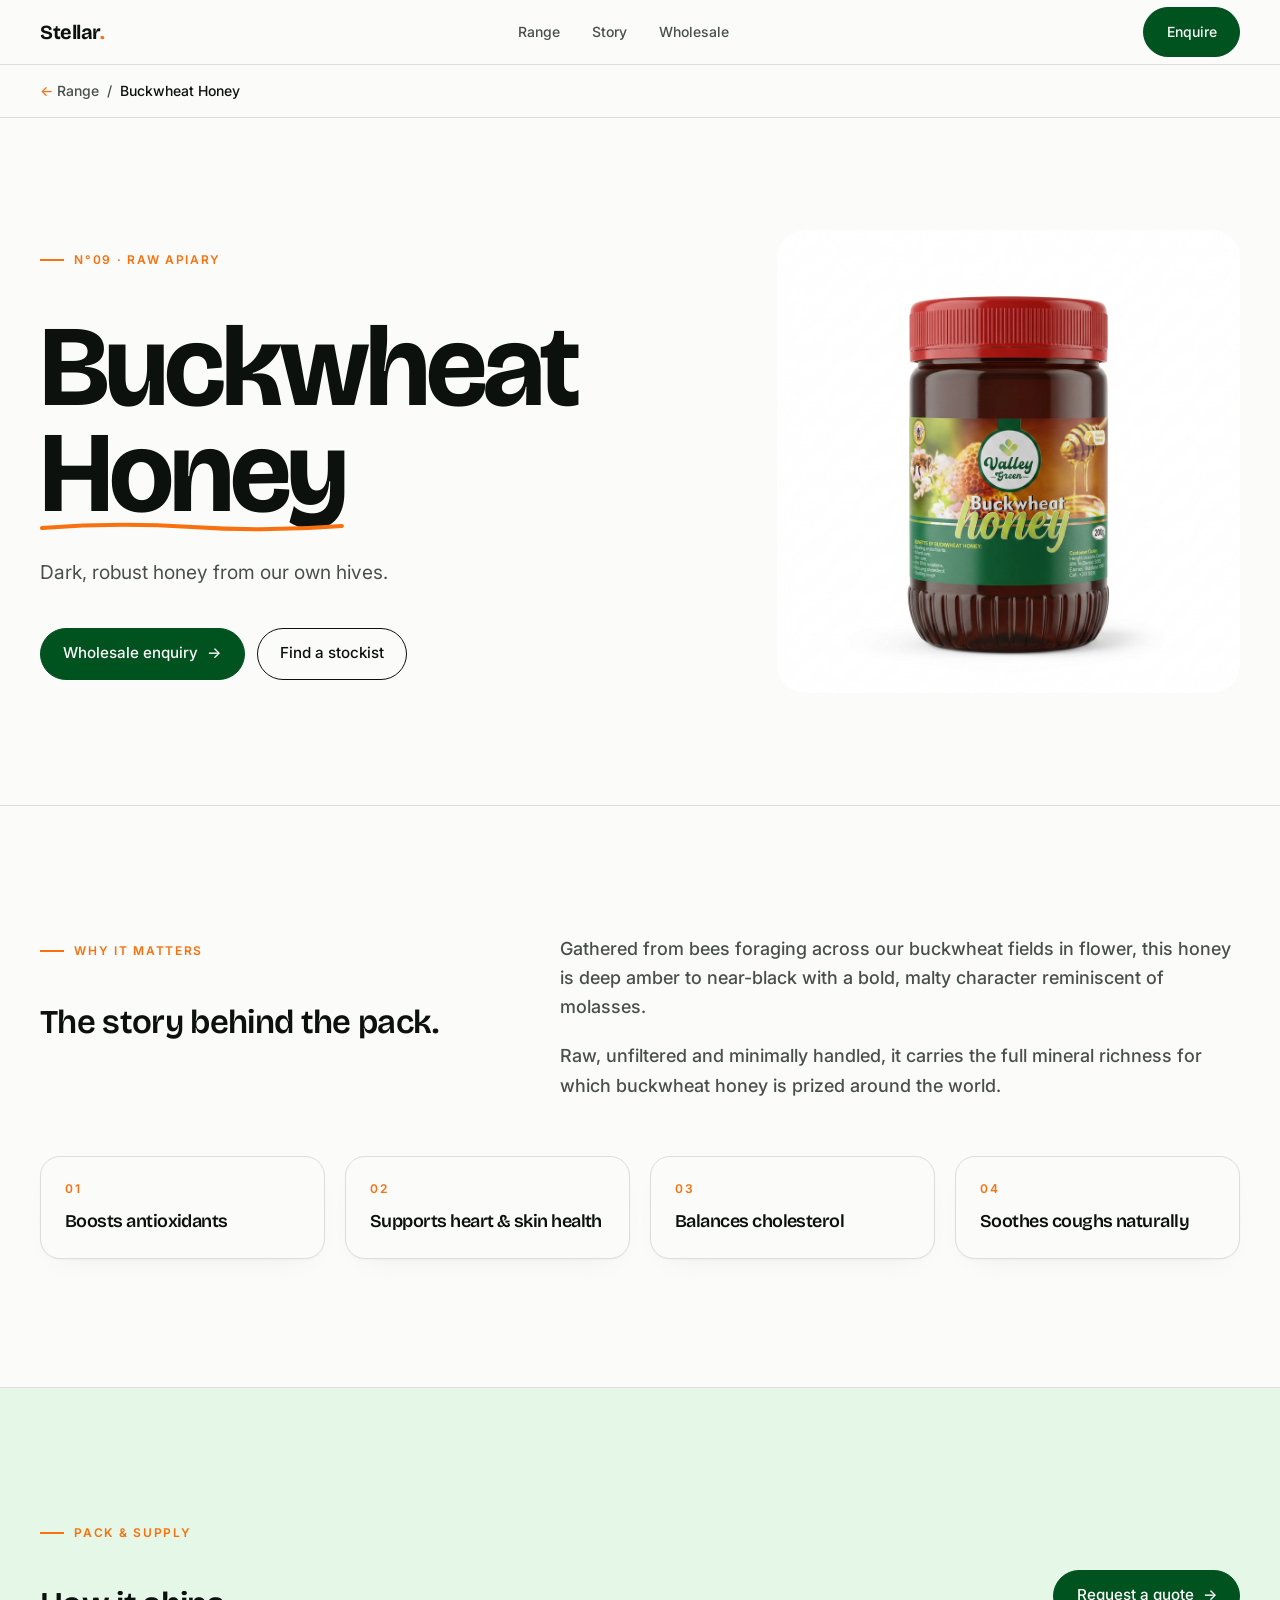
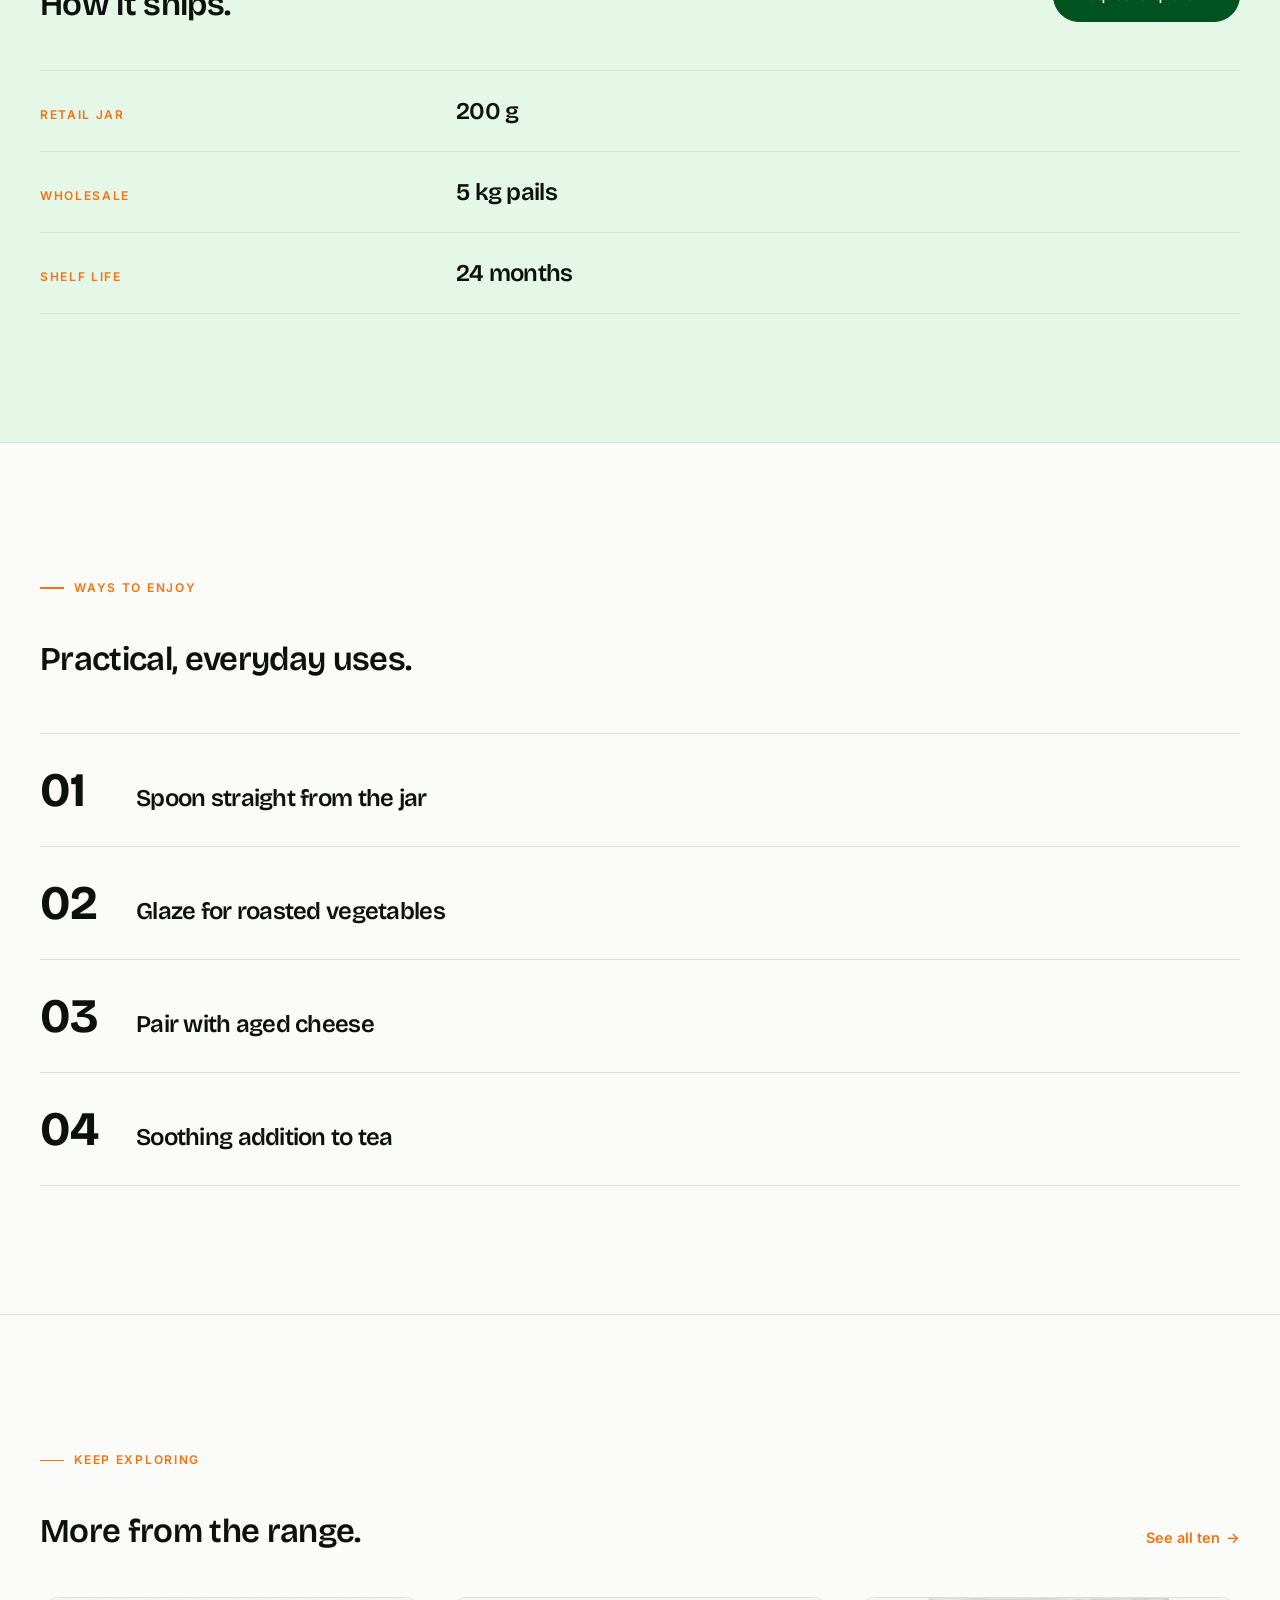
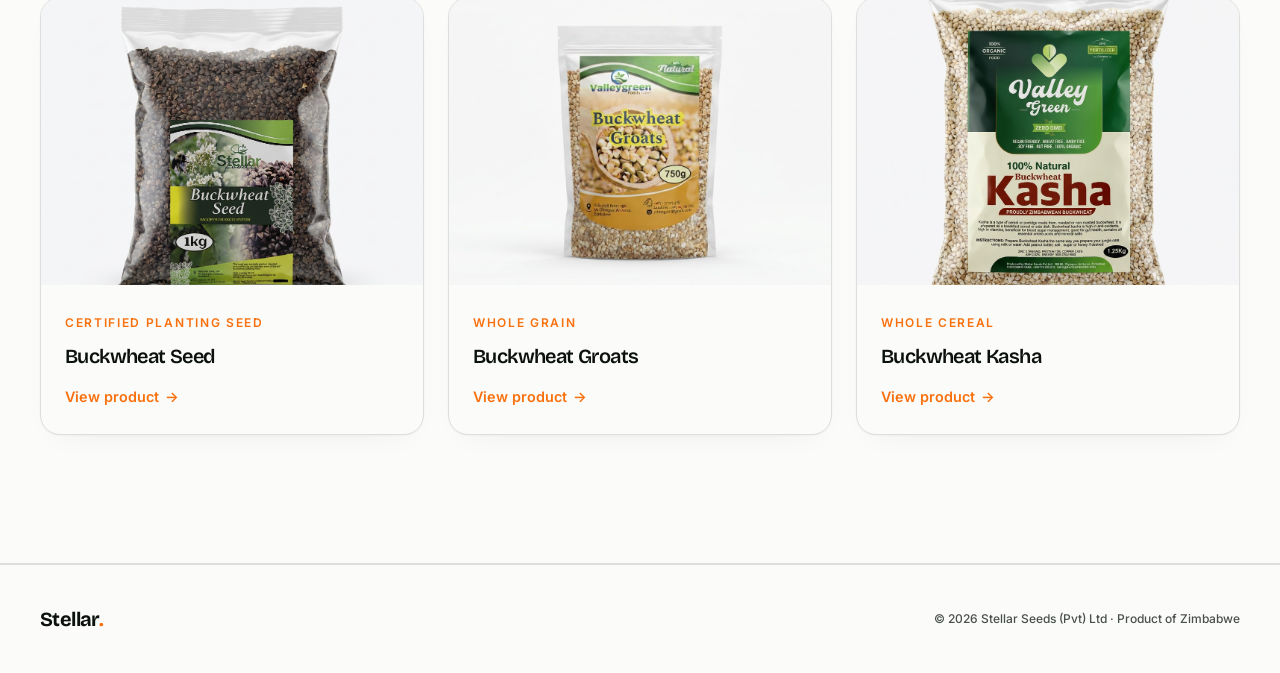
<file: products/buckwheat-honey/index.html>
<!DOCTYPE html><html lang="en"><head><meta charset="utf-8"><meta name="viewport" content="width=device-width, initial-scale=1"><link rel="preload" as="image" href="../../images/Buckwheat_Honey.png"><link rel="stylesheet" href="/assets/styles-yhXzxbYt.css" data-precedence="default"><link rel="stylesheet" href="https://fonts.googleapis.com/css2?family=Bricolage+Grotesque:opsz,wght@12..96,500;12..96,600;12..96,700&amp;family=Inter:wght@400;500;600&amp;display=swap" data-precedence="default"><title>Buckwheat Honey — Stellar Foods</title><meta name="author" content="Lovable"><meta property="og:type" content="website"><meta name="twitter:card" content="summary"><meta name="twitter:site" content="@Lovable"><meta name="twitter:title" content="Stellar Foods — Zimbabwean Buckwheat, Done Properly"><meta name="twitter:description" content="Single-origin buckwheat from the Zimbabwean highlands. Ten products — seed, groats, kasha, porridge, meal, meal blend, flour, tea, honey and peanut butter — grown, milled and packed on one family farm."><meta name="description" content="Dark, mineral-rich honey gathered from hives set among our buckwheat fields."><meta property="og:title" content="Buckwheat Honey — Stellar Foods"><meta property="og:description" content="Dark, mineral-rich honey gathered from hives set among our buckwheat fields."><meta property="og:image" content="../../images/Buckwheat_Honey.png"><meta name="twitter:image" content="../../images/Buckwheat_Honey.png"><link rel="modulepreload" href="/assets/index-C9V3UF_f.js"><link rel="modulepreload" href="/assets/products._slug-CpAsZiPK.js"><link rel="modulepreload" href="/assets/products._slug-C87T051U.js"><link rel="modulepreload" href="/assets/products._slug-D6e1HY7u.js"><link rel="preconnect" href="https://fonts.googleapis.com"><link rel="preconnect" href="https://fonts.gstatic.com" crossorigin="anonymous"></head><body><!--$--><!--$--><div class="min-h-screen bg-canvas text-ink"><header class="sticky top-0 z-40 bg-canvas/90 backdrop-blur border-b border-line"><div class="mx-auto max-w-[1280px] px-6 lg:px-10 h-16 flex items-center justify-between"><a href="/" class="font-display font-bold text-xl tracking-tight text-ink">Stellar<span class="text-ember">.</span></a><nav class="hidden md:flex items-center gap-8 text-sm text-ink-soft"><a href="/#range" class="hover:text-ink transition-colors">Range</a><a href="/#story" class="hover:text-ink transition-colors">Story</a><a href="/#wholesale" class="hover:text-ink transition-colors">Wholesale</a></nav><a href="mailto:stellarfoods25@gmail.com?subject=Wholesale%20%E2%80%94%20Buckwheat%20Honey&amp;body=Hi%20Stellar%20Foods%2C%0A%0AI'd%20like%20wholesale%20pricing%20for%20Buckwheat%20Honey.%0A%0AQuantity%3A%0ALocation%3A%0AName%3A%0A%0AThanks!" class="btn-primary text-sm">Enquire</a></div></header><div class="border-b border-line"><div class="mx-auto max-w-[1280px] px-6 lg:px-10 py-4 text-sm text-ink-soft flex items-center gap-2"><a href="/#range" class="hover:text-ember transition-colors inline-flex items-center gap-1"><span class="text-ember" aria-hidden="true">←</span> Range</a><span aria-hidden="true">/</span><span class="text-ink">Buckwheat Honey</span></div></div><section class="border-b border-line"><div class="mx-auto max-w-[1280px] px-6 lg:px-10 py-20 lg:py-28 grid lg:grid-cols-12 gap-12 lg:gap-16 items-center"><div class="lg:col-span-7"><span class="h-eyebrow rule-eyebrow mb-6">N°<!-- -->09<!-- --> · <!-- -->Raw apiary</span><h1 class="h-display mt-6 text-ink">Buckwheat<!-- --> <span class="relative inline-block">Honey<svg class="absolute -bottom-2 left-0 w-full" height="14" viewBox="0 0 300 14" fill="none" preserveAspectRatio="none"><path d="M2 8 Q 75 2, 150 7 T 298 6" stroke="var(--ember)" stroke-width="4" stroke-linecap="round" fill="none"></path></svg></span></h1><p class="lead mt-8 max-w-xl">Dark, robust honey from our own hives.</p><div class="mt-10 flex flex-wrap gap-3"><a href="mailto:stellarfoods25@gmail.com?subject=Wholesale%20%E2%80%94%20Buckwheat%20Honey&amp;body=Hi%20Stellar%20Foods%2C%0A%0AI'd%20like%20wholesale%20pricing%20for%20Buckwheat%20Honey.%0A%0AQuantity%3A%0ALocation%3A%0AName%3A%0A%0AThanks!" class="btn-primary">Wholesale enquiry <span aria-hidden="true">→</span></a><a href="/#range" class="btn-ghost">Find a stockist</a></div></div><div class="lg:col-span-5"><div class="rounded-3xl overflow-hidden bg-fresh-tint aspect-square"><img src="../../images/Buckwheat_Honey.png" alt="Buckwheat Honey" class="h-full w-full object-cover"></div></div></div></section><section class="border-b border-line"><div class="mx-auto max-w-[1280px] px-6 lg:px-10 py-24 lg:py-32"><div class="grid lg:grid-cols-12 gap-12 items-start mb-14"><div class="lg:col-span-5"><span class="h-eyebrow rule-eyebrow mb-6">Why it matters</span><h2 class="h-sub mt-6">The story behind the pack.</h2></div><div class="lg:col-span-7 space-y-5 text-ink-soft text-lg leading-relaxed"><p>Gathered from bees foraging across our buckwheat fields in flower, this honey is deep amber to near-black with a bold, malty character reminiscent of molasses.</p><p>Raw, unfiltered and minimally handled, it carries the full mineral richness for which buckwheat honey is prized around the world.</p></div></div><div class="grid md:grid-cols-2 lg:grid-cols-4 gap-5"><div class="soft-card p-6"><div class="text-xs font-semibold tracking-[0.14em] text-ember">01</div><div class="font-display font-semibold text-lg mt-3 text-ink leading-snug">Boosts antioxidants</div></div><div class="soft-card p-6"><div class="text-xs font-semibold tracking-[0.14em] text-ember">02</div><div class="font-display font-semibold text-lg mt-3 text-ink leading-snug">Supports heart &amp; skin health</div></div><div class="soft-card p-6"><div class="text-xs font-semibold tracking-[0.14em] text-ember">03</div><div class="font-display font-semibold text-lg mt-3 text-ink leading-snug">Balances cholesterol</div></div><div class="soft-card p-6"><div class="text-xs font-semibold tracking-[0.14em] text-ember">04</div><div class="font-display font-semibold text-lg mt-3 text-ink leading-snug">Soothes coughs naturally</div></div></div></div></section><section class="bg-fresh-tint border-b border-line"><div class="mx-auto max-w-[1280px] px-6 lg:px-10 py-24 lg:py-32"><div class="grid lg:grid-cols-12 gap-12 items-end mb-12"><div class="lg:col-span-8"><span class="h-eyebrow rule-eyebrow mb-6">Pack &amp; supply</span><h2 class="h-sub mt-6">How it ships.</h2></div><div class="lg:col-span-4 lg:text-right"><a href="mailto:stellarfoods25@gmail.com?subject=Wholesale%20%E2%80%94%20Buckwheat%20Honey&amp;body=Hi%20Stellar%20Foods%2C%0A%0AI'd%20like%20wholesale%20pricing%20for%20Buckwheat%20Honey.%0A%0AQuantity%3A%0ALocation%3A%0AName%3A%0A%0AThanks!" class="btn-primary">Request a quote <span aria-hidden="true">→</span></a></div></div><div class="border-y border-line divide-y divide-line"><div class="grid grid-cols-[1fr_2fr] gap-6 py-6 items-baseline"><div class="text-xs uppercase tracking-[0.14em] text-ember font-semibold">Retail jar</div><div class="font-display font-semibold text-xl md:text-2xl text-ink">200 g</div></div><div class="grid grid-cols-[1fr_2fr] gap-6 py-6 items-baseline"><div class="text-xs uppercase tracking-[0.14em] text-ember font-semibold">Wholesale</div><div class="font-display font-semibold text-xl md:text-2xl text-ink">5 kg pails</div></div><div class="grid grid-cols-[1fr_2fr] gap-6 py-6 items-baseline"><div class="text-xs uppercase tracking-[0.14em] text-ember font-semibold">Shelf life</div><div class="font-display font-semibold text-xl md:text-2xl text-ink">24 months</div></div></div></div></section><section class="border-b border-line"><div class="mx-auto max-w-[1280px] px-6 lg:px-10 py-24 lg:py-32"><span class="h-eyebrow rule-eyebrow mb-6">Ways to enjoy</span><h2 class="h-sub mt-6 max-w-2xl">Practical, everyday uses.</h2><div class="mt-14 border-t border-line"><div class="grid grid-cols-[auto_1fr] gap-8 items-baseline py-8 border-b border-line"><div class="font-display font-bold text-4xl md:text-5xl text-ink leading-none w-16">01</div><div class="font-display font-semibold text-xl md:text-2xl text-ink">Spoon straight from the jar</div></div><div class="grid grid-cols-[auto_1fr] gap-8 items-baseline py-8 border-b border-line"><div class="font-display font-bold text-4xl md:text-5xl text-ink leading-none w-16">02</div><div class="font-display font-semibold text-xl md:text-2xl text-ink">Glaze for roasted vegetables</div></div><div class="grid grid-cols-[auto_1fr] gap-8 items-baseline py-8 border-b border-line"><div class="font-display font-bold text-4xl md:text-5xl text-ink leading-none w-16">03</div><div class="font-display font-semibold text-xl md:text-2xl text-ink">Pair with aged cheese</div></div><div class="grid grid-cols-[auto_1fr] gap-8 items-baseline py-8 border-b border-line"><div class="font-display font-bold text-4xl md:text-5xl text-ink leading-none w-16">04</div><div class="font-display font-semibold text-xl md:text-2xl text-ink">Soothing addition to tea</div></div></div></div></section><section class="border-b border-line"><div class="mx-auto max-w-[1280px] px-6 lg:px-10 py-24 lg:py-32"><div class="flex flex-wrap items-end justify-between gap-6 mb-12"><div><span class="h-eyebrow rule-eyebrow mb-6">Keep exploring</span><h2 class="h-sub mt-6">More from the range.</h2></div><a href="/#range" class="btn-link">See all ten <span aria-hidden="true">→</span></a></div><div class="grid sm:grid-cols-3 gap-6"><a href="/products/buckwheat-seed" class="soft-card block overflow-hidden group"><div class="aspect-[4/3] overflow-hidden bg-fresh-tint"><img src="../../images/Buckwheat_Seed.png" alt="Buckwheat Seed" class="h-full w-full object-cover transition-transform duration-500 group-hover:scale-105" loading="lazy"></div><div class="p-6"><span class="text-xs font-semibold tracking-[0.14em] uppercase text-ember">Certified planting seed</span><h3 class="font-display font-semibold text-xl mt-2 text-ink">Buckwheat Seed</h3><span class="btn-link mt-4">View product <span aria-hidden="true">→</span></span></div></a><a href="/products/buckwheat-groats" class="soft-card block overflow-hidden group"><div class="aspect-[4/3] overflow-hidden bg-fresh-tint"><img src="../../images/Buckwheat_Groats.png" alt="Buckwheat Groats" class="h-full w-full object-cover transition-transform duration-500 group-hover:scale-105" loading="lazy"></div><div class="p-6"><span class="text-xs font-semibold tracking-[0.14em] uppercase text-ember">Whole grain</span><h3 class="font-display font-semibold text-xl mt-2 text-ink">Buckwheat Groats</h3><span class="btn-link mt-4">View product <span aria-hidden="true">→</span></span></div></a><a href="/products/buckwheat-kasha" class="soft-card block overflow-hidden group"><div class="aspect-[4/3] overflow-hidden bg-fresh-tint"><img src="../../images/Buckwheat_Kasha.png" alt="Buckwheat Kasha" class="h-full w-full object-cover transition-transform duration-500 group-hover:scale-105" loading="lazy"></div><div class="p-6"><span class="text-xs font-semibold tracking-[0.14em] uppercase text-ember">Whole cereal</span><h3 class="font-display font-semibold text-xl mt-2 text-ink">Buckwheat Kasha</h3><span class="btn-link mt-4">View product <span aria-hidden="true">→</span></span></div></a></div></div></section><footer class="bg-canvas"><div class="mx-auto max-w-[1280px] px-6 lg:px-10 py-10 flex flex-wrap items-center justify-between gap-4 border-t border-line"><div class="font-display font-bold text-xl text-ink">Stellar<span class="text-ember">.</span></div><div class="text-xs text-ink-soft">© <!-- -->2026<!-- --> Stellar Seeds (Pvt) Ltd · Product of Zimbabwe</div></div></footer></div><!--/$--><!--/$--></body></html>
</file>
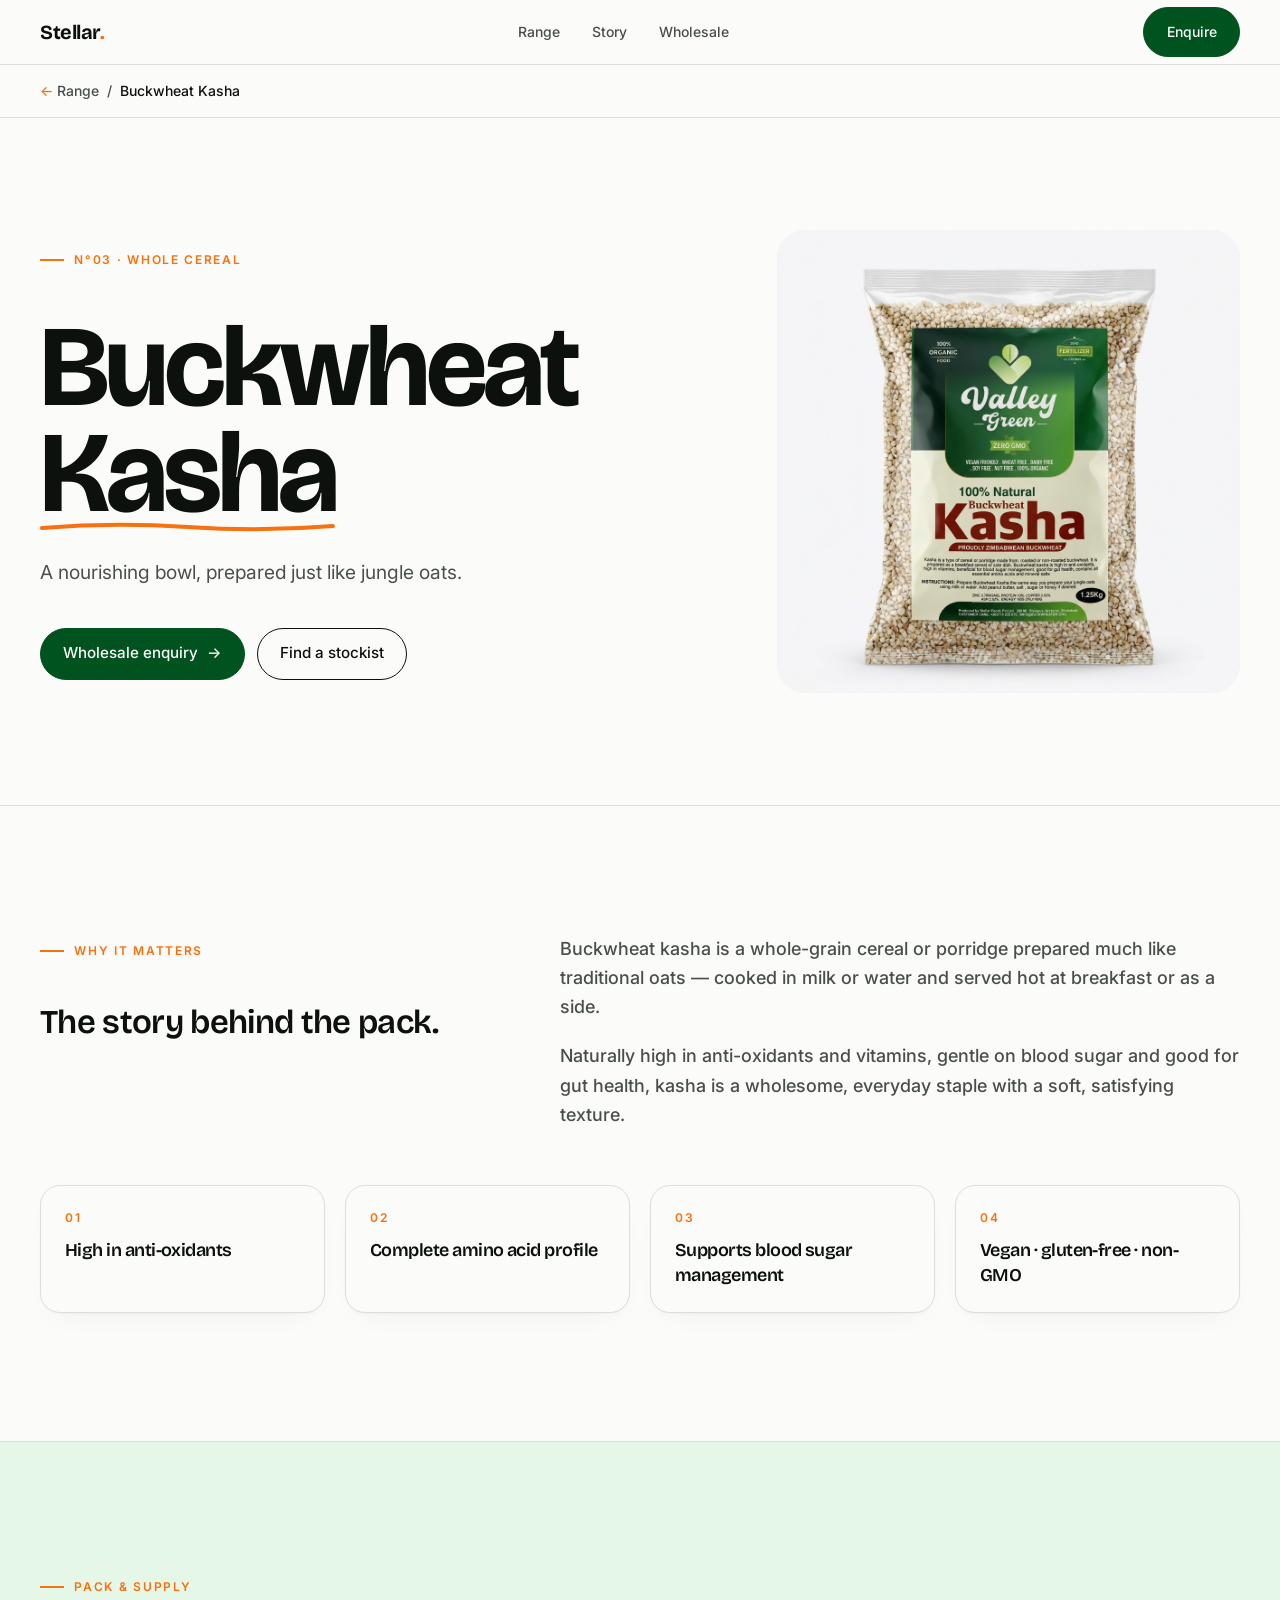
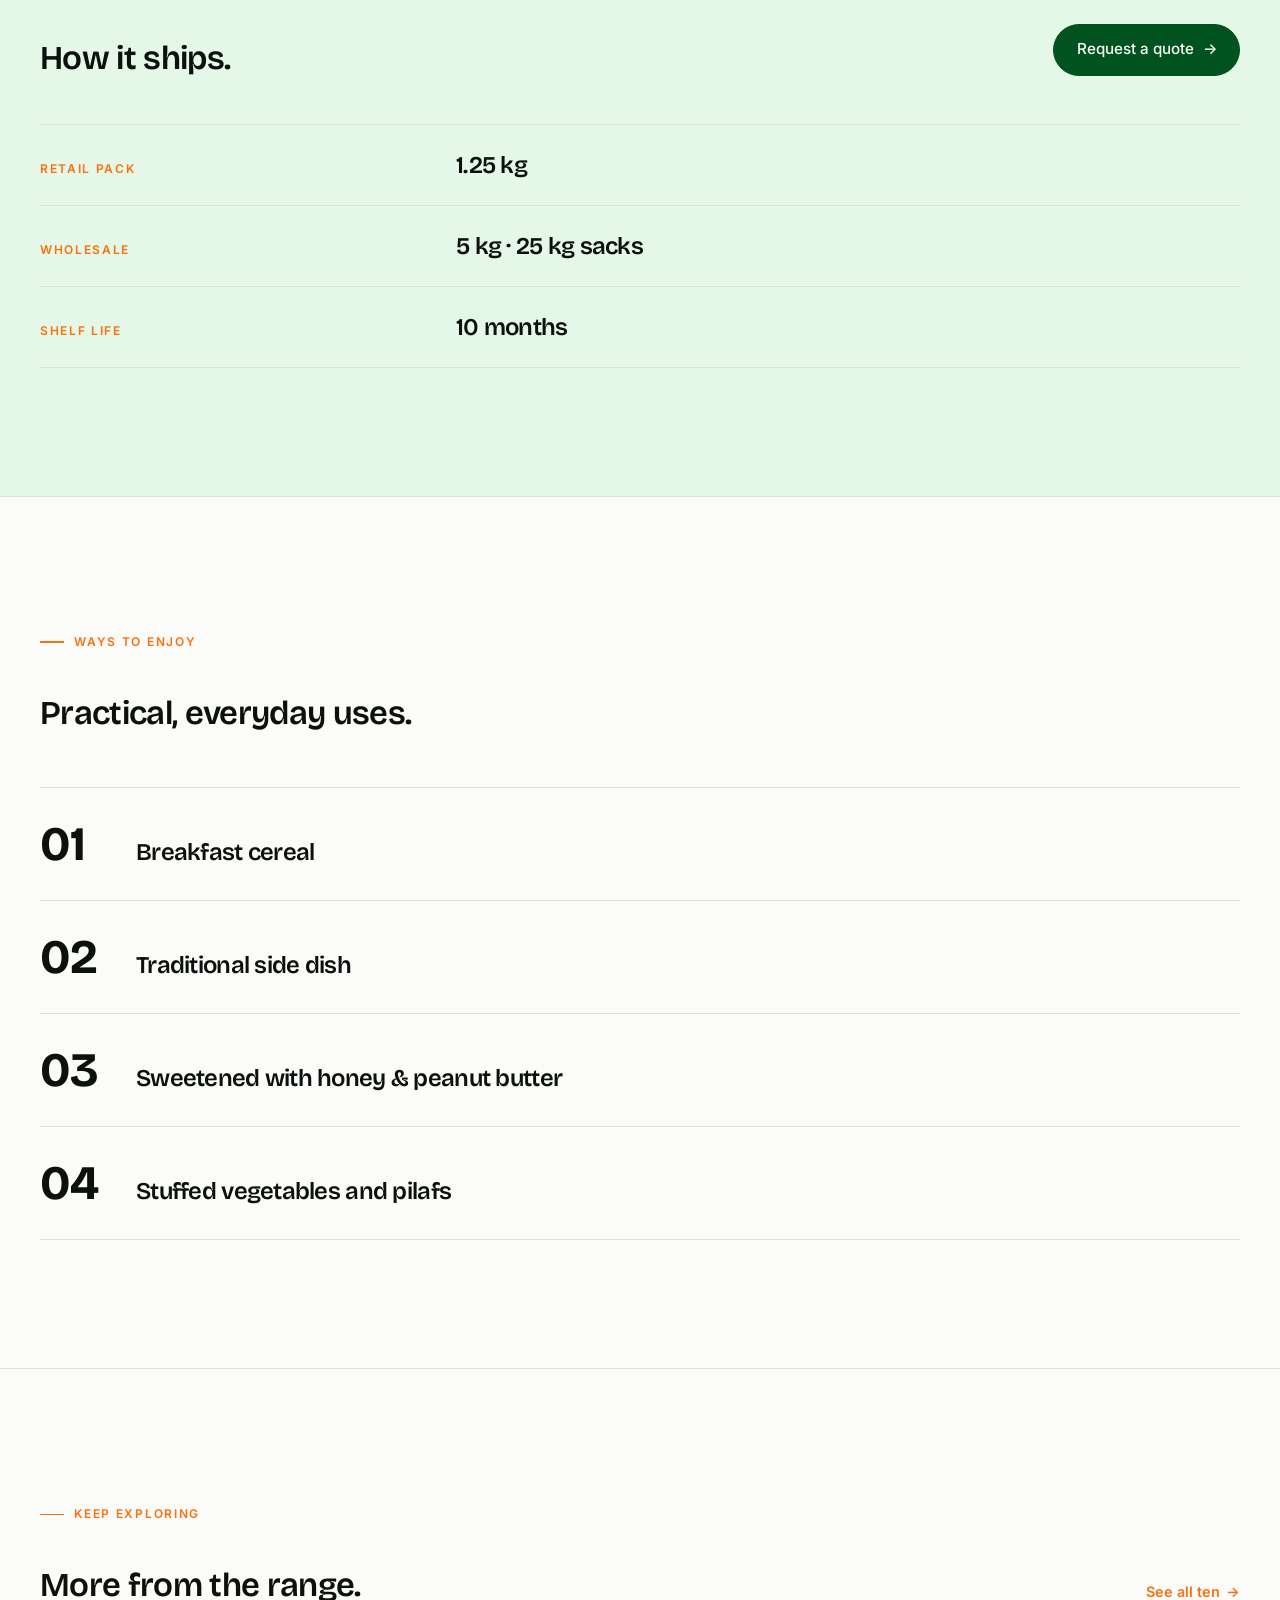
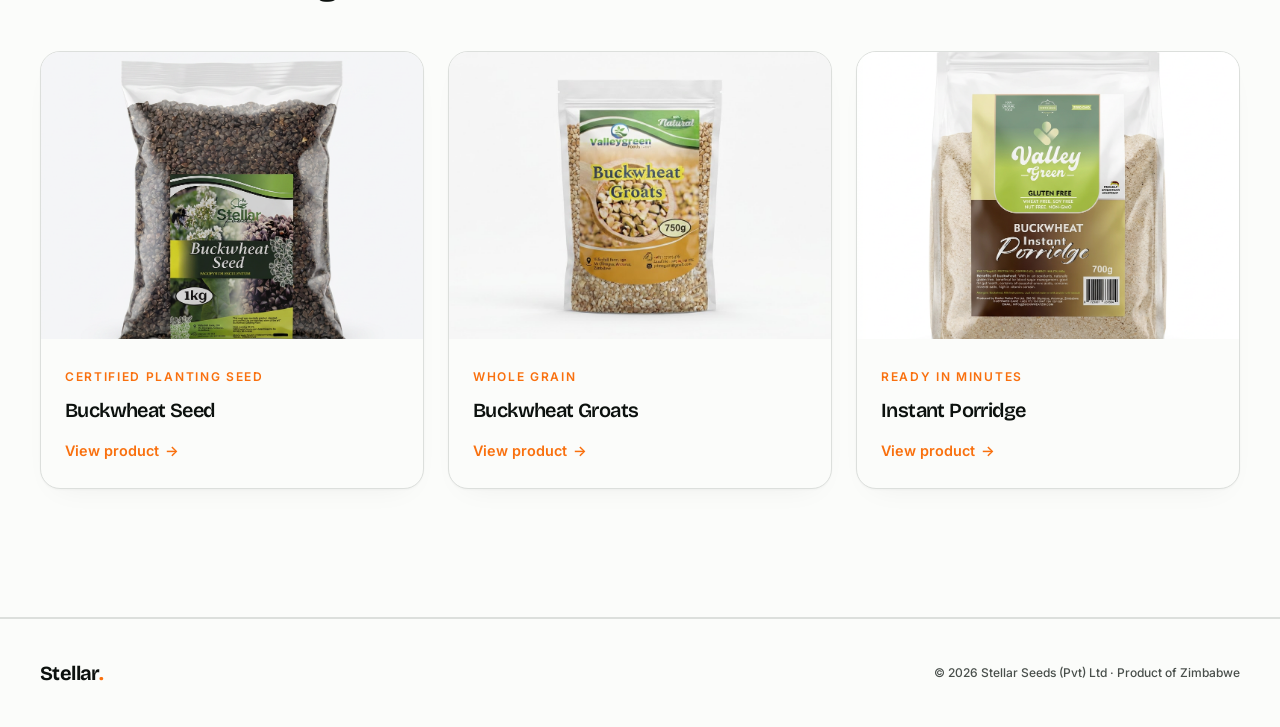
<file: products/buckwheat-kasha/index.html>
<!DOCTYPE html><html lang="en"><head><meta charset="utf-8"><meta name="viewport" content="width=device-width, initial-scale=1"><link rel="preload" as="image" href="../../images/Buckwheat_Kasha.png"><link rel="stylesheet" href="/assets/styles-yhXzxbYt.css" data-precedence="default"><link rel="stylesheet" href="https://fonts.googleapis.com/css2?family=Bricolage+Grotesque:opsz,wght@12..96,500;12..96,600;12..96,700&amp;family=Inter:wght@400;500;600&amp;display=swap" data-precedence="default"><title>Buckwheat Kasha — Stellar Foods</title><meta name="author" content="Lovable"><meta property="og:type" content="website"><meta name="twitter:card" content="summary"><meta name="twitter:site" content="@Lovable"><meta name="twitter:title" content="Stellar Foods — Zimbabwean Buckwheat, Done Properly"><meta name="twitter:description" content="Single-origin buckwheat from the Zimbabwean highlands. Ten products — seed, groats, kasha, porridge, meal, meal blend, flour, tea, honey and peanut butter — grown, milled and packed on one family farm."><meta name="description" content="A 100% natural, roasted-style cereal made from whole buckwheat — high in anti-oxidants and essential amino acids."><meta property="og:title" content="Buckwheat Kasha — Stellar Foods"><meta property="og:description" content="A 100% natural, roasted-style cereal made from whole buckwheat — high in anti-oxidants and essential amino acids."><meta property="og:image" content="../../images/Buckwheat_Kasha.png"><meta name="twitter:image" content="../../images/Buckwheat_Kasha.png"><link rel="modulepreload" href="/assets/index-C9V3UF_f.js"><link rel="modulepreload" href="/assets/products._slug-CpAsZiPK.js"><link rel="modulepreload" href="/assets/products._slug-C87T051U.js"><link rel="modulepreload" href="/assets/products._slug-D6e1HY7u.js"><link rel="preconnect" href="https://fonts.googleapis.com"><link rel="preconnect" href="https://fonts.gstatic.com" crossorigin="anonymous"></head><body><!--$--><!--$--><div class="min-h-screen bg-canvas text-ink"><header class="sticky top-0 z-40 bg-canvas/90 backdrop-blur border-b border-line"><div class="mx-auto max-w-[1280px] px-6 lg:px-10 h-16 flex items-center justify-between"><a href="/" class="font-display font-bold text-xl tracking-tight text-ink">Stellar<span class="text-ember">.</span></a><nav class="hidden md:flex items-center gap-8 text-sm text-ink-soft"><a href="/#range" class="hover:text-ink transition-colors">Range</a><a href="/#story" class="hover:text-ink transition-colors">Story</a><a href="/#wholesale" class="hover:text-ink transition-colors">Wholesale</a></nav><a href="mailto:stellarfoods25@gmail.com?subject=Wholesale%20%E2%80%94%20Buckwheat%20Kasha&amp;body=Hi%20Stellar%20Foods%2C%0A%0AI'd%20like%20wholesale%20pricing%20for%20Buckwheat%20Kasha.%0A%0AQuantity%3A%0ALocation%3A%0AName%3A%0A%0AThanks!" class="btn-primary text-sm">Enquire</a></div></header><div class="border-b border-line"><div class="mx-auto max-w-[1280px] px-6 lg:px-10 py-4 text-sm text-ink-soft flex items-center gap-2"><a href="/#range" class="hover:text-ember transition-colors inline-flex items-center gap-1"><span class="text-ember" aria-hidden="true">←</span> Range</a><span aria-hidden="true">/</span><span class="text-ink">Buckwheat Kasha</span></div></div><section class="border-b border-line"><div class="mx-auto max-w-[1280px] px-6 lg:px-10 py-20 lg:py-28 grid lg:grid-cols-12 gap-12 lg:gap-16 items-center"><div class="lg:col-span-7"><span class="h-eyebrow rule-eyebrow mb-6">N°<!-- -->03<!-- --> · <!-- -->Whole cereal</span><h1 class="h-display mt-6 text-ink">Buckwheat<!-- --> <span class="relative inline-block">Kasha<svg class="absolute -bottom-2 left-0 w-full" height="14" viewBox="0 0 300 14" fill="none" preserveAspectRatio="none"><path d="M2 8 Q 75 2, 150 7 T 298 6" stroke="var(--ember)" stroke-width="4" stroke-linecap="round" fill="none"></path></svg></span></h1><p class="lead mt-8 max-w-xl">A nourishing bowl, prepared just like jungle oats.</p><div class="mt-10 flex flex-wrap gap-3"><a href="mailto:stellarfoods25@gmail.com?subject=Wholesale%20%E2%80%94%20Buckwheat%20Kasha&amp;body=Hi%20Stellar%20Foods%2C%0A%0AI'd%20like%20wholesale%20pricing%20for%20Buckwheat%20Kasha.%0A%0AQuantity%3A%0ALocation%3A%0AName%3A%0A%0AThanks!" class="btn-primary">Wholesale enquiry <span aria-hidden="true">→</span></a><a href="/#range" class="btn-ghost">Find a stockist</a></div></div><div class="lg:col-span-5"><div class="rounded-3xl overflow-hidden bg-fresh-tint aspect-square"><img src="../../images/Buckwheat_Kasha.png" alt="Buckwheat Kasha" class="h-full w-full object-cover"></div></div></div></section><section class="border-b border-line"><div class="mx-auto max-w-[1280px] px-6 lg:px-10 py-24 lg:py-32"><div class="grid lg:grid-cols-12 gap-12 items-start mb-14"><div class="lg:col-span-5"><span class="h-eyebrow rule-eyebrow mb-6">Why it matters</span><h2 class="h-sub mt-6">The story behind the pack.</h2></div><div class="lg:col-span-7 space-y-5 text-ink-soft text-lg leading-relaxed"><p>Buckwheat kasha is a whole-grain cereal or porridge prepared much like traditional oats — cooked in milk or water and served hot at breakfast or as a side.</p><p>Naturally high in anti-oxidants and vitamins, gentle on blood sugar and good for gut health, kasha is a wholesome, everyday staple with a soft, satisfying texture.</p></div></div><div class="grid md:grid-cols-2 lg:grid-cols-4 gap-5"><div class="soft-card p-6"><div class="text-xs font-semibold tracking-[0.14em] text-ember">01</div><div class="font-display font-semibold text-lg mt-3 text-ink leading-snug">High in anti-oxidants</div></div><div class="soft-card p-6"><div class="text-xs font-semibold tracking-[0.14em] text-ember">02</div><div class="font-display font-semibold text-lg mt-3 text-ink leading-snug">Complete amino acid profile</div></div><div class="soft-card p-6"><div class="text-xs font-semibold tracking-[0.14em] text-ember">03</div><div class="font-display font-semibold text-lg mt-3 text-ink leading-snug">Supports blood sugar management</div></div><div class="soft-card p-6"><div class="text-xs font-semibold tracking-[0.14em] text-ember">04</div><div class="font-display font-semibold text-lg mt-3 text-ink leading-snug">Vegan · gluten-free · non-GMO</div></div></div></div></section><section class="bg-fresh-tint border-b border-line"><div class="mx-auto max-w-[1280px] px-6 lg:px-10 py-24 lg:py-32"><div class="grid lg:grid-cols-12 gap-12 items-end mb-12"><div class="lg:col-span-8"><span class="h-eyebrow rule-eyebrow mb-6">Pack &amp; supply</span><h2 class="h-sub mt-6">How it ships.</h2></div><div class="lg:col-span-4 lg:text-right"><a href="mailto:stellarfoods25@gmail.com?subject=Wholesale%20%E2%80%94%20Buckwheat%20Kasha&amp;body=Hi%20Stellar%20Foods%2C%0A%0AI'd%20like%20wholesale%20pricing%20for%20Buckwheat%20Kasha.%0A%0AQuantity%3A%0ALocation%3A%0AName%3A%0A%0AThanks!" class="btn-primary">Request a quote <span aria-hidden="true">→</span></a></div></div><div class="border-y border-line divide-y divide-line"><div class="grid grid-cols-[1fr_2fr] gap-6 py-6 items-baseline"><div class="text-xs uppercase tracking-[0.14em] text-ember font-semibold">Retail pack</div><div class="font-display font-semibold text-xl md:text-2xl text-ink">1.25 kg</div></div><div class="grid grid-cols-[1fr_2fr] gap-6 py-6 items-baseline"><div class="text-xs uppercase tracking-[0.14em] text-ember font-semibold">Wholesale</div><div class="font-display font-semibold text-xl md:text-2xl text-ink">5 kg · 25 kg sacks</div></div><div class="grid grid-cols-[1fr_2fr] gap-6 py-6 items-baseline"><div class="text-xs uppercase tracking-[0.14em] text-ember font-semibold">Shelf life</div><div class="font-display font-semibold text-xl md:text-2xl text-ink">10 months</div></div></div></div></section><section class="border-b border-line"><div class="mx-auto max-w-[1280px] px-6 lg:px-10 py-24 lg:py-32"><span class="h-eyebrow rule-eyebrow mb-6">Ways to enjoy</span><h2 class="h-sub mt-6 max-w-2xl">Practical, everyday uses.</h2><div class="mt-14 border-t border-line"><div class="grid grid-cols-[auto_1fr] gap-8 items-baseline py-8 border-b border-line"><div class="font-display font-bold text-4xl md:text-5xl text-ink leading-none w-16">01</div><div class="font-display font-semibold text-xl md:text-2xl text-ink">Breakfast cereal</div></div><div class="grid grid-cols-[auto_1fr] gap-8 items-baseline py-8 border-b border-line"><div class="font-display font-bold text-4xl md:text-5xl text-ink leading-none w-16">02</div><div class="font-display font-semibold text-xl md:text-2xl text-ink">Traditional side dish</div></div><div class="grid grid-cols-[auto_1fr] gap-8 items-baseline py-8 border-b border-line"><div class="font-display font-bold text-4xl md:text-5xl text-ink leading-none w-16">03</div><div class="font-display font-semibold text-xl md:text-2xl text-ink">Sweetened with honey &amp; peanut butter</div></div><div class="grid grid-cols-[auto_1fr] gap-8 items-baseline py-8 border-b border-line"><div class="font-display font-bold text-4xl md:text-5xl text-ink leading-none w-16">04</div><div class="font-display font-semibold text-xl md:text-2xl text-ink">Stuffed vegetables and pilafs</div></div></div></div></section><section class="border-b border-line"><div class="mx-auto max-w-[1280px] px-6 lg:px-10 py-24 lg:py-32"><div class="flex flex-wrap items-end justify-between gap-6 mb-12"><div><span class="h-eyebrow rule-eyebrow mb-6">Keep exploring</span><h2 class="h-sub mt-6">More from the range.</h2></div><a href="/#range" class="btn-link">See all ten <span aria-hidden="true">→</span></a></div><div class="grid sm:grid-cols-3 gap-6"><a href="/products/buckwheat-seed" class="soft-card block overflow-hidden group"><div class="aspect-[4/3] overflow-hidden bg-fresh-tint"><img src="../../images/Buckwheat_Seed.png" alt="Buckwheat Seed" class="h-full w-full object-cover transition-transform duration-500 group-hover:scale-105" loading="lazy"></div><div class="p-6"><span class="text-xs font-semibold tracking-[0.14em] uppercase text-ember">Certified planting seed</span><h3 class="font-display font-semibold text-xl mt-2 text-ink">Buckwheat Seed</h3><span class="btn-link mt-4">View product <span aria-hidden="true">→</span></span></div></a><a href="/products/buckwheat-groats" class="soft-card block overflow-hidden group"><div class="aspect-[4/3] overflow-hidden bg-fresh-tint"><img src="../../images/Buckwheat_Groats.png" alt="Buckwheat Groats" class="h-full w-full object-cover transition-transform duration-500 group-hover:scale-105" loading="lazy"></div><div class="p-6"><span class="text-xs font-semibold tracking-[0.14em] uppercase text-ember">Whole grain</span><h3 class="font-display font-semibold text-xl mt-2 text-ink">Buckwheat Groats</h3><span class="btn-link mt-4">View product <span aria-hidden="true">→</span></span></div></a><a href="/products/instant-porridge" class="soft-card block overflow-hidden group"><div class="aspect-[4/3] overflow-hidden bg-fresh-tint"><img src="../../images/Instant_Porridge.png" alt="Instant Porridge" class="h-full w-full object-cover transition-transform duration-500 group-hover:scale-105" loading="lazy"></div><div class="p-6"><span class="text-xs font-semibold tracking-[0.14em] uppercase text-ember">Ready in minutes</span><h3 class="font-display font-semibold text-xl mt-2 text-ink">Instant Porridge</h3><span class="btn-link mt-4">View product <span aria-hidden="true">→</span></span></div></a></div></div></section><footer class="bg-canvas"><div class="mx-auto max-w-[1280px] px-6 lg:px-10 py-10 flex flex-wrap items-center justify-between gap-4 border-t border-line"><div class="font-display font-bold text-xl text-ink">Stellar<span class="text-ember">.</span></div><div class="text-xs text-ink-soft">© <!-- -->2026<!-- --> Stellar Seeds (Pvt) Ltd · Product of Zimbabwe</div></div></footer></div><!--/$--><!--/$--></body></html>
</file>
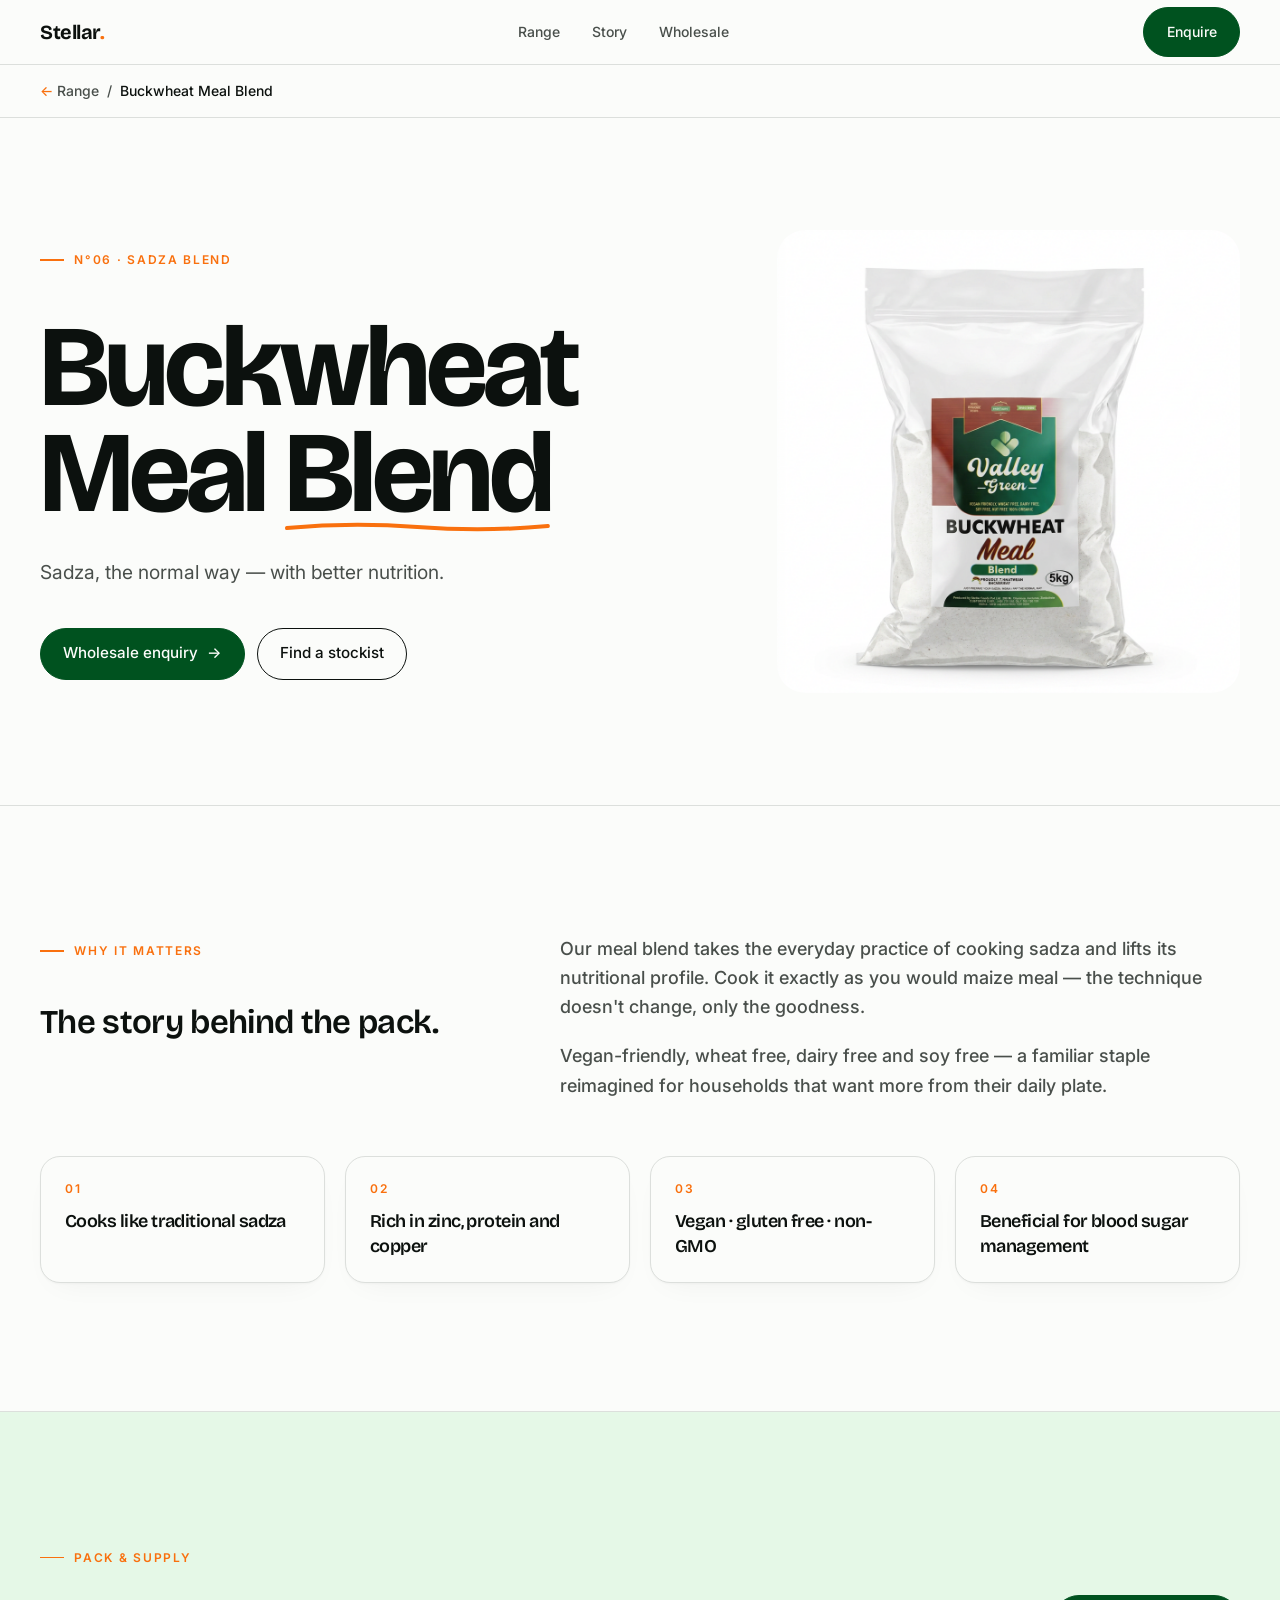
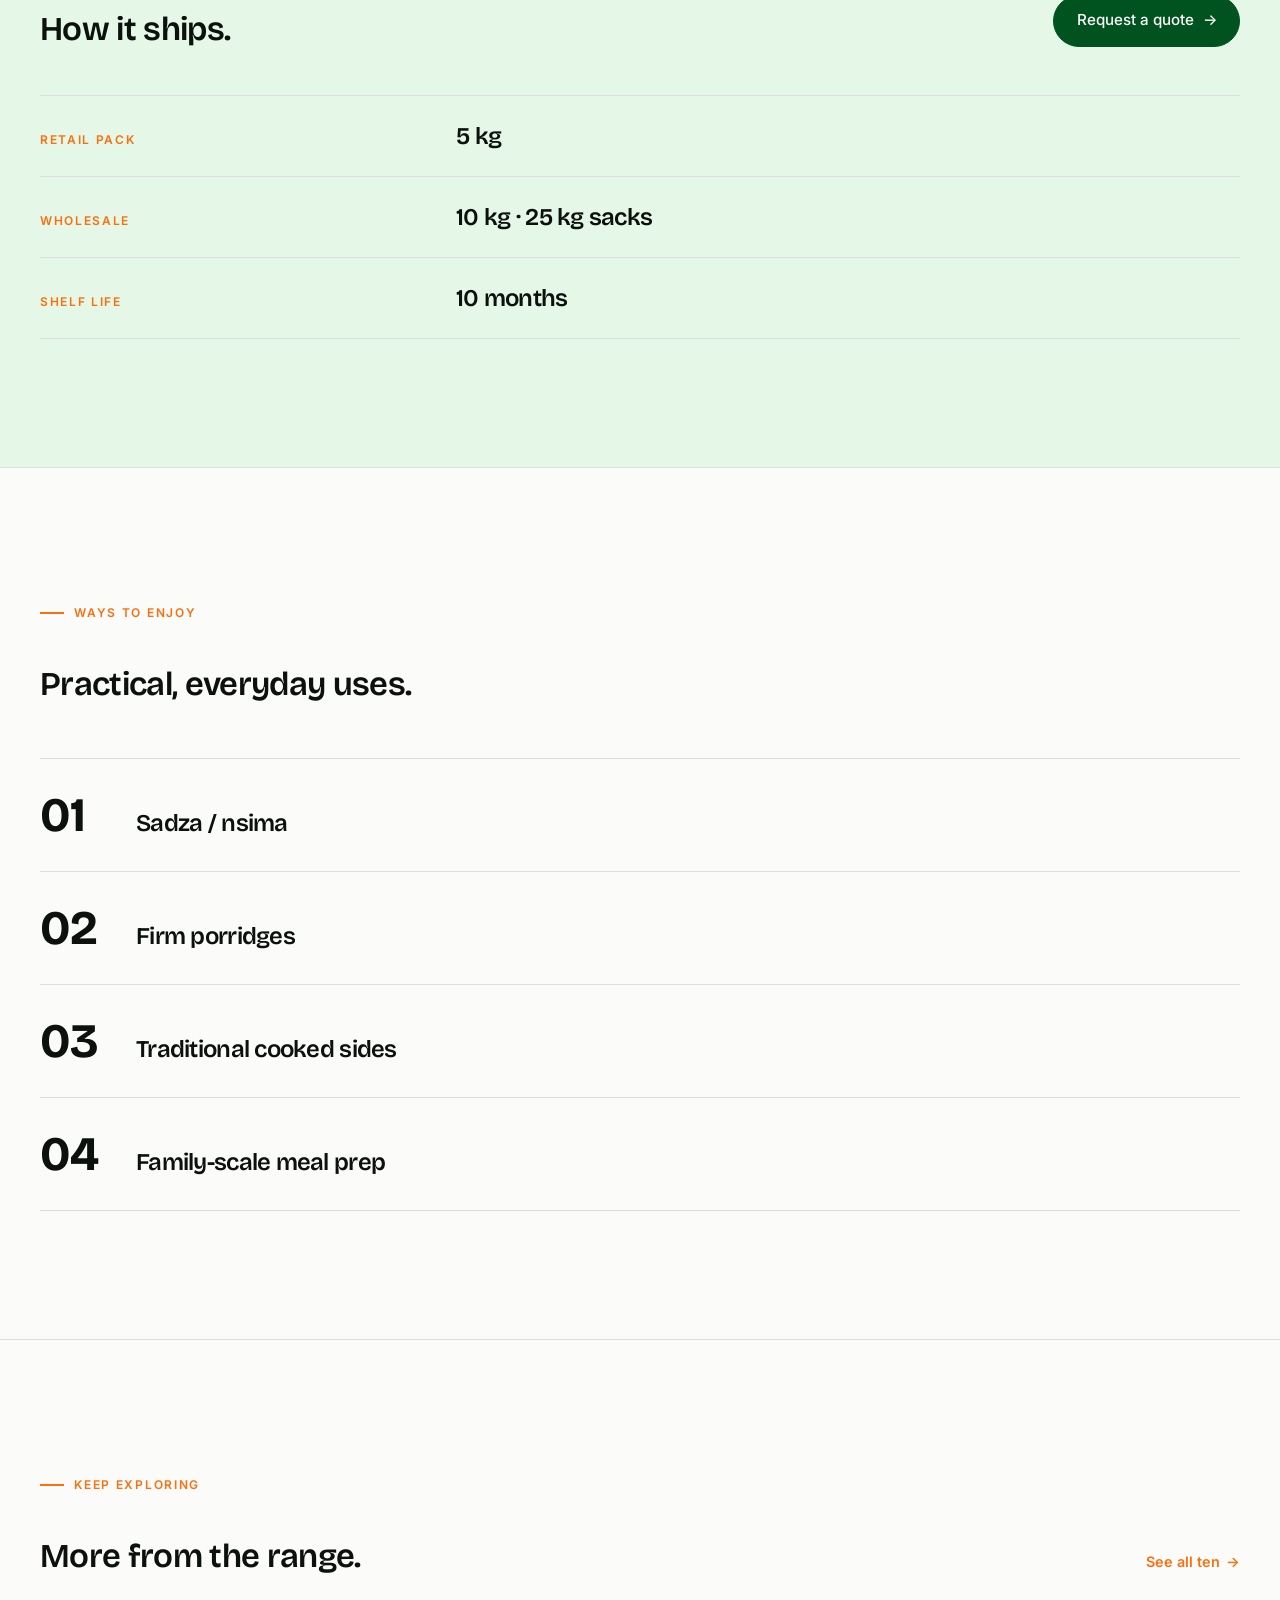
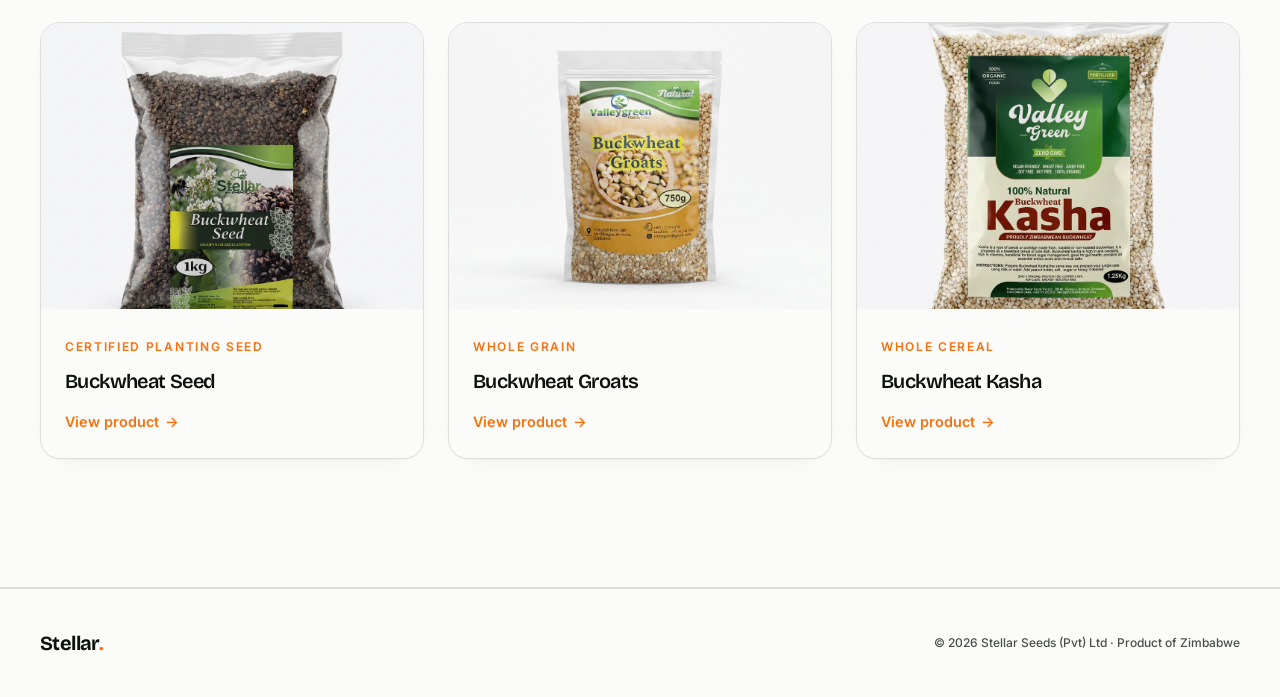
<file: products/buckwheat-meal-blend/index.html>
<!DOCTYPE html><html lang="en"><head><meta charset="utf-8"><meta name="viewport" content="width=device-width, initial-scale=1"><link rel="preload" as="image" href="../../images/Buckwheat_Meal_Blend.png"><link rel="stylesheet" href="/assets/styles-yhXzxbYt.css" data-precedence="default"><link rel="stylesheet" href="https://fonts.googleapis.com/css2?family=Bricolage+Grotesque:opsz,wght@12..96,500;12..96,600;12..96,700&amp;family=Inter:wght@400;500;600&amp;display=swap" data-precedence="default"><title>Buckwheat Meal Blend — Stellar Foods</title><meta name="author" content="Lovable"><meta property="og:type" content="website"><meta name="twitter:card" content="summary"><meta name="twitter:site" content="@Lovable"><meta name="twitter:title" content="Stellar Foods — Zimbabwean Buckwheat, Done Properly"><meta name="twitter:description" content="Single-origin buckwheat from the Zimbabwean highlands. Ten products — seed, groats, kasha, porridge, meal, meal blend, flour, tea, honey and peanut butter — grown, milled and packed on one family farm."><meta name="description" content="A ready-to-cook blend of buckwheat meal — prepared just like your usual sadza or nsima, the normal way."><meta property="og:title" content="Buckwheat Meal Blend — Stellar Foods"><meta property="og:description" content="A ready-to-cook blend of buckwheat meal — prepared just like your usual sadza or nsima, the normal way."><meta property="og:image" content="../../images/Buckwheat_Meal_Blend.png"><meta name="twitter:image" content="../../images/Buckwheat_Meal_Blend.png"><link rel="modulepreload" href="/assets/index-C9V3UF_f.js"><link rel="modulepreload" href="/assets/products._slug-CpAsZiPK.js"><link rel="modulepreload" href="/assets/products._slug-C87T051U.js"><link rel="modulepreload" href="/assets/products._slug-D6e1HY7u.js"><link rel="preconnect" href="https://fonts.googleapis.com"><link rel="preconnect" href="https://fonts.gstatic.com" crossorigin="anonymous"></head><body><!--$--><!--$--><div class="min-h-screen bg-canvas text-ink"><header class="sticky top-0 z-40 bg-canvas/90 backdrop-blur border-b border-line"><div class="mx-auto max-w-[1280px] px-6 lg:px-10 h-16 flex items-center justify-between"><a href="/" class="font-display font-bold text-xl tracking-tight text-ink">Stellar<span class="text-ember">.</span></a><nav class="hidden md:flex items-center gap-8 text-sm text-ink-soft"><a href="/#range" class="hover:text-ink transition-colors">Range</a><a href="/#story" class="hover:text-ink transition-colors">Story</a><a href="/#wholesale" class="hover:text-ink transition-colors">Wholesale</a></nav><a href="mailto:stellarfoods25@gmail.com?subject=Wholesale%20%E2%80%94%20Buckwheat%20Meal%20Blend&amp;body=Hi%20Stellar%20Foods%2C%0A%0AI'd%20like%20wholesale%20pricing%20for%20Buckwheat%20Meal%20Blend.%0A%0AQuantity%3A%0ALocation%3A%0AName%3A%0A%0AThanks!" class="btn-primary text-sm">Enquire</a></div></header><div class="border-b border-line"><div class="mx-auto max-w-[1280px] px-6 lg:px-10 py-4 text-sm text-ink-soft flex items-center gap-2"><a href="/#range" class="hover:text-ember transition-colors inline-flex items-center gap-1"><span class="text-ember" aria-hidden="true">←</span> Range</a><span aria-hidden="true">/</span><span class="text-ink">Buckwheat Meal Blend</span></div></div><section class="border-b border-line"><div class="mx-auto max-w-[1280px] px-6 lg:px-10 py-20 lg:py-28 grid lg:grid-cols-12 gap-12 lg:gap-16 items-center"><div class="lg:col-span-7"><span class="h-eyebrow rule-eyebrow mb-6">N°<!-- -->06<!-- --> · <!-- -->Sadza blend</span><h1 class="h-display mt-6 text-ink">Buckwheat Meal<!-- --> <span class="relative inline-block">Blend<svg class="absolute -bottom-2 left-0 w-full" height="14" viewBox="0 0 300 14" fill="none" preserveAspectRatio="none"><path d="M2 8 Q 75 2, 150 7 T 298 6" stroke="var(--ember)" stroke-width="4" stroke-linecap="round" fill="none"></path></svg></span></h1><p class="lead mt-8 max-w-xl">Sadza, the normal way — with better nutrition.</p><div class="mt-10 flex flex-wrap gap-3"><a href="mailto:stellarfoods25@gmail.com?subject=Wholesale%20%E2%80%94%20Buckwheat%20Meal%20Blend&amp;body=Hi%20Stellar%20Foods%2C%0A%0AI'd%20like%20wholesale%20pricing%20for%20Buckwheat%20Meal%20Blend.%0A%0AQuantity%3A%0ALocation%3A%0AName%3A%0A%0AThanks!" class="btn-primary">Wholesale enquiry <span aria-hidden="true">→</span></a><a href="/#range" class="btn-ghost">Find a stockist</a></div></div><div class="lg:col-span-5"><div class="rounded-3xl overflow-hidden bg-fresh-tint aspect-square"><img src="../../images/Buckwheat_Meal_Blend.png" alt="Buckwheat Meal Blend" class="h-full w-full object-cover"></div></div></div></section><section class="border-b border-line"><div class="mx-auto max-w-[1280px] px-6 lg:px-10 py-24 lg:py-32"><div class="grid lg:grid-cols-12 gap-12 items-start mb-14"><div class="lg:col-span-5"><span class="h-eyebrow rule-eyebrow mb-6">Why it matters</span><h2 class="h-sub mt-6">The story behind the pack.</h2></div><div class="lg:col-span-7 space-y-5 text-ink-soft text-lg leading-relaxed"><p>Our meal blend takes the everyday practice of cooking sadza and lifts its nutritional profile. Cook it exactly as you would maize meal — the technique doesn't change, only the goodness.</p><p>Vegan-friendly, wheat free, dairy free and soy free — a familiar staple reimagined for households that want more from their daily plate.</p></div></div><div class="grid md:grid-cols-2 lg:grid-cols-4 gap-5"><div class="soft-card p-6"><div class="text-xs font-semibold tracking-[0.14em] text-ember">01</div><div class="font-display font-semibold text-lg mt-3 text-ink leading-snug">Cooks like traditional sadza</div></div><div class="soft-card p-6"><div class="text-xs font-semibold tracking-[0.14em] text-ember">02</div><div class="font-display font-semibold text-lg mt-3 text-ink leading-snug">Rich in zinc, protein and copper</div></div><div class="soft-card p-6"><div class="text-xs font-semibold tracking-[0.14em] text-ember">03</div><div class="font-display font-semibold text-lg mt-3 text-ink leading-snug">Vegan · gluten free · non-GMO</div></div><div class="soft-card p-6"><div class="text-xs font-semibold tracking-[0.14em] text-ember">04</div><div class="font-display font-semibold text-lg mt-3 text-ink leading-snug">Beneficial for blood sugar management</div></div></div></div></section><section class="bg-fresh-tint border-b border-line"><div class="mx-auto max-w-[1280px] px-6 lg:px-10 py-24 lg:py-32"><div class="grid lg:grid-cols-12 gap-12 items-end mb-12"><div class="lg:col-span-8"><span class="h-eyebrow rule-eyebrow mb-6">Pack &amp; supply</span><h2 class="h-sub mt-6">How it ships.</h2></div><div class="lg:col-span-4 lg:text-right"><a href="mailto:stellarfoods25@gmail.com?subject=Wholesale%20%E2%80%94%20Buckwheat%20Meal%20Blend&amp;body=Hi%20Stellar%20Foods%2C%0A%0AI'd%20like%20wholesale%20pricing%20for%20Buckwheat%20Meal%20Blend.%0A%0AQuantity%3A%0ALocation%3A%0AName%3A%0A%0AThanks!" class="btn-primary">Request a quote <span aria-hidden="true">→</span></a></div></div><div class="border-y border-line divide-y divide-line"><div class="grid grid-cols-[1fr_2fr] gap-6 py-6 items-baseline"><div class="text-xs uppercase tracking-[0.14em] text-ember font-semibold">Retail pack</div><div class="font-display font-semibold text-xl md:text-2xl text-ink">5 kg</div></div><div class="grid grid-cols-[1fr_2fr] gap-6 py-6 items-baseline"><div class="text-xs uppercase tracking-[0.14em] text-ember font-semibold">Wholesale</div><div class="font-display font-semibold text-xl md:text-2xl text-ink">10 kg · 25 kg sacks</div></div><div class="grid grid-cols-[1fr_2fr] gap-6 py-6 items-baseline"><div class="text-xs uppercase tracking-[0.14em] text-ember font-semibold">Shelf life</div><div class="font-display font-semibold text-xl md:text-2xl text-ink">10 months</div></div></div></div></section><section class="border-b border-line"><div class="mx-auto max-w-[1280px] px-6 lg:px-10 py-24 lg:py-32"><span class="h-eyebrow rule-eyebrow mb-6">Ways to enjoy</span><h2 class="h-sub mt-6 max-w-2xl">Practical, everyday uses.</h2><div class="mt-14 border-t border-line"><div class="grid grid-cols-[auto_1fr] gap-8 items-baseline py-8 border-b border-line"><div class="font-display font-bold text-4xl md:text-5xl text-ink leading-none w-16">01</div><div class="font-display font-semibold text-xl md:text-2xl text-ink">Sadza / nsima</div></div><div class="grid grid-cols-[auto_1fr] gap-8 items-baseline py-8 border-b border-line"><div class="font-display font-bold text-4xl md:text-5xl text-ink leading-none w-16">02</div><div class="font-display font-semibold text-xl md:text-2xl text-ink">Firm porridges</div></div><div class="grid grid-cols-[auto_1fr] gap-8 items-baseline py-8 border-b border-line"><div class="font-display font-bold text-4xl md:text-5xl text-ink leading-none w-16">03</div><div class="font-display font-semibold text-xl md:text-2xl text-ink">Traditional cooked sides</div></div><div class="grid grid-cols-[auto_1fr] gap-8 items-baseline py-8 border-b border-line"><div class="font-display font-bold text-4xl md:text-5xl text-ink leading-none w-16">04</div><div class="font-display font-semibold text-xl md:text-2xl text-ink">Family-scale meal prep</div></div></div></div></section><section class="border-b border-line"><div class="mx-auto max-w-[1280px] px-6 lg:px-10 py-24 lg:py-32"><div class="flex flex-wrap items-end justify-between gap-6 mb-12"><div><span class="h-eyebrow rule-eyebrow mb-6">Keep exploring</span><h2 class="h-sub mt-6">More from the range.</h2></div><a href="/#range" class="btn-link">See all ten <span aria-hidden="true">→</span></a></div><div class="grid sm:grid-cols-3 gap-6"><a href="/products/buckwheat-seed" class="soft-card block overflow-hidden group"><div class="aspect-[4/3] overflow-hidden bg-fresh-tint"><img src="../../images/Buckwheat_Seed.png" alt="Buckwheat Seed" class="h-full w-full object-cover transition-transform duration-500 group-hover:scale-105" loading="lazy"></div><div class="p-6"><span class="text-xs font-semibold tracking-[0.14em] uppercase text-ember">Certified planting seed</span><h3 class="font-display font-semibold text-xl mt-2 text-ink">Buckwheat Seed</h3><span class="btn-link mt-4">View product <span aria-hidden="true">→</span></span></div></a><a href="/products/buckwheat-groats" class="soft-card block overflow-hidden group"><div class="aspect-[4/3] overflow-hidden bg-fresh-tint"><img src="../../images/Buckwheat_Groats.png" alt="Buckwheat Groats" class="h-full w-full object-cover transition-transform duration-500 group-hover:scale-105" loading="lazy"></div><div class="p-6"><span class="text-xs font-semibold tracking-[0.14em] uppercase text-ember">Whole grain</span><h3 class="font-display font-semibold text-xl mt-2 text-ink">Buckwheat Groats</h3><span class="btn-link mt-4">View product <span aria-hidden="true">→</span></span></div></a><a href="/products/buckwheat-kasha" class="soft-card block overflow-hidden group"><div class="aspect-[4/3] overflow-hidden bg-fresh-tint"><img src="../../images/Buckwheat_Kasha.png" alt="Buckwheat Kasha" class="h-full w-full object-cover transition-transform duration-500 group-hover:scale-105" loading="lazy"></div><div class="p-6"><span class="text-xs font-semibold tracking-[0.14em] uppercase text-ember">Whole cereal</span><h3 class="font-display font-semibold text-xl mt-2 text-ink">Buckwheat Kasha</h3><span class="btn-link mt-4">View product <span aria-hidden="true">→</span></span></div></a></div></div></section><footer class="bg-canvas"><div class="mx-auto max-w-[1280px] px-6 lg:px-10 py-10 flex flex-wrap items-center justify-between gap-4 border-t border-line"><div class="font-display font-bold text-xl text-ink">Stellar<span class="text-ember">.</span></div><div class="text-xs text-ink-soft">© <!-- -->2026<!-- --> Stellar Seeds (Pvt) Ltd · Product of Zimbabwe</div></div></footer></div><!--/$--><!--/$--></body></html>
</file>
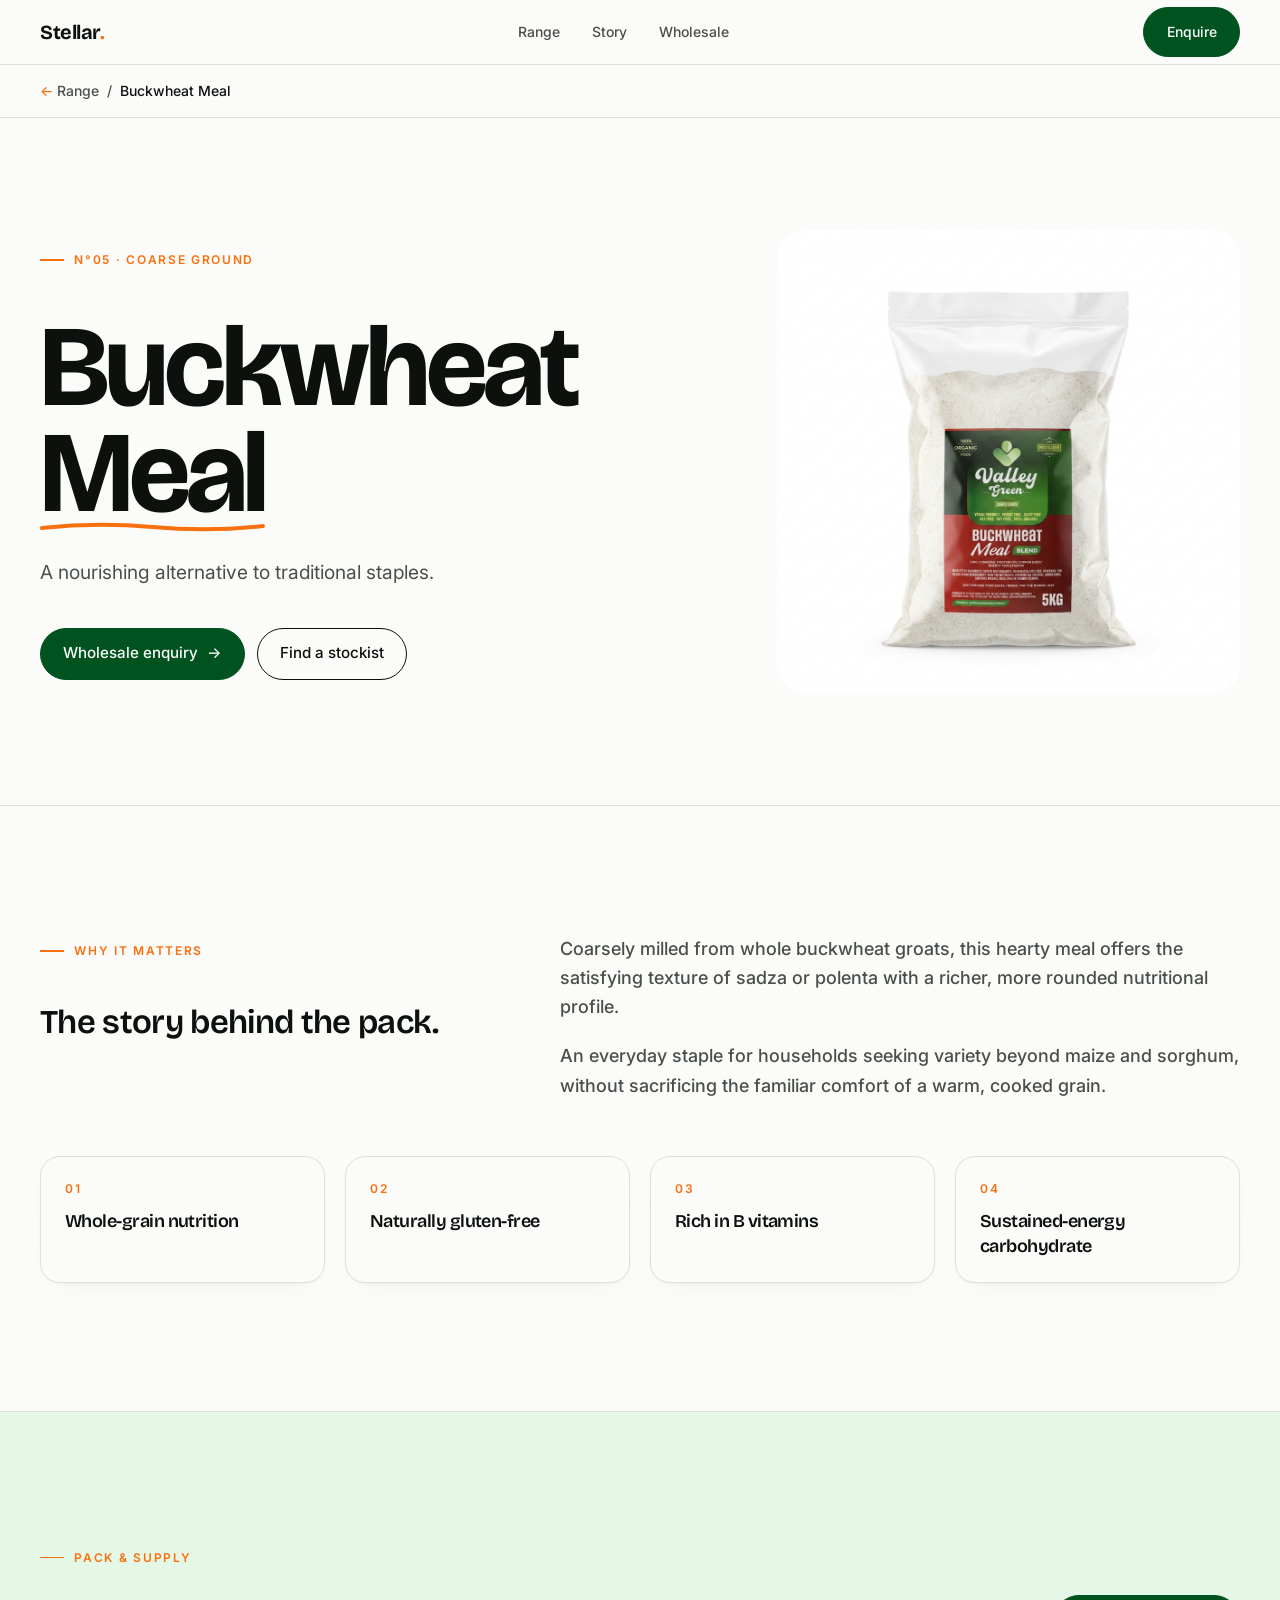
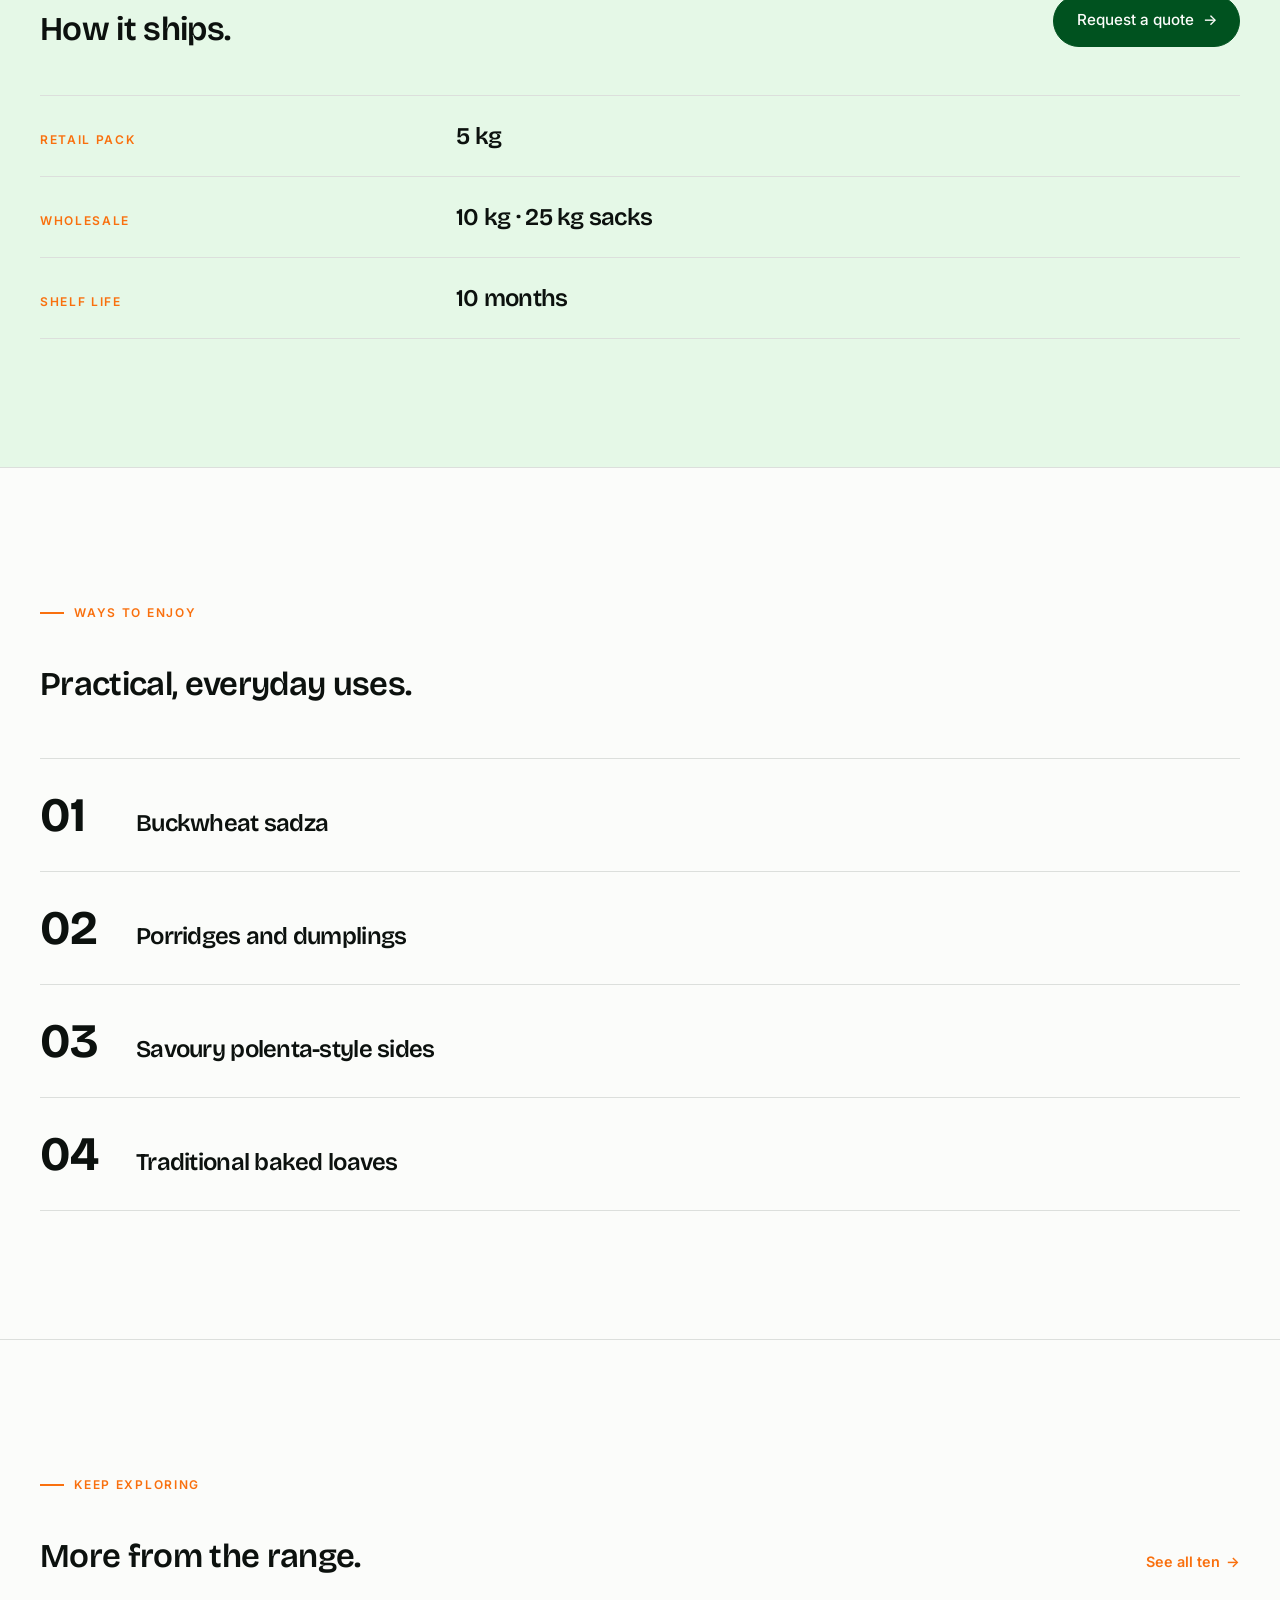
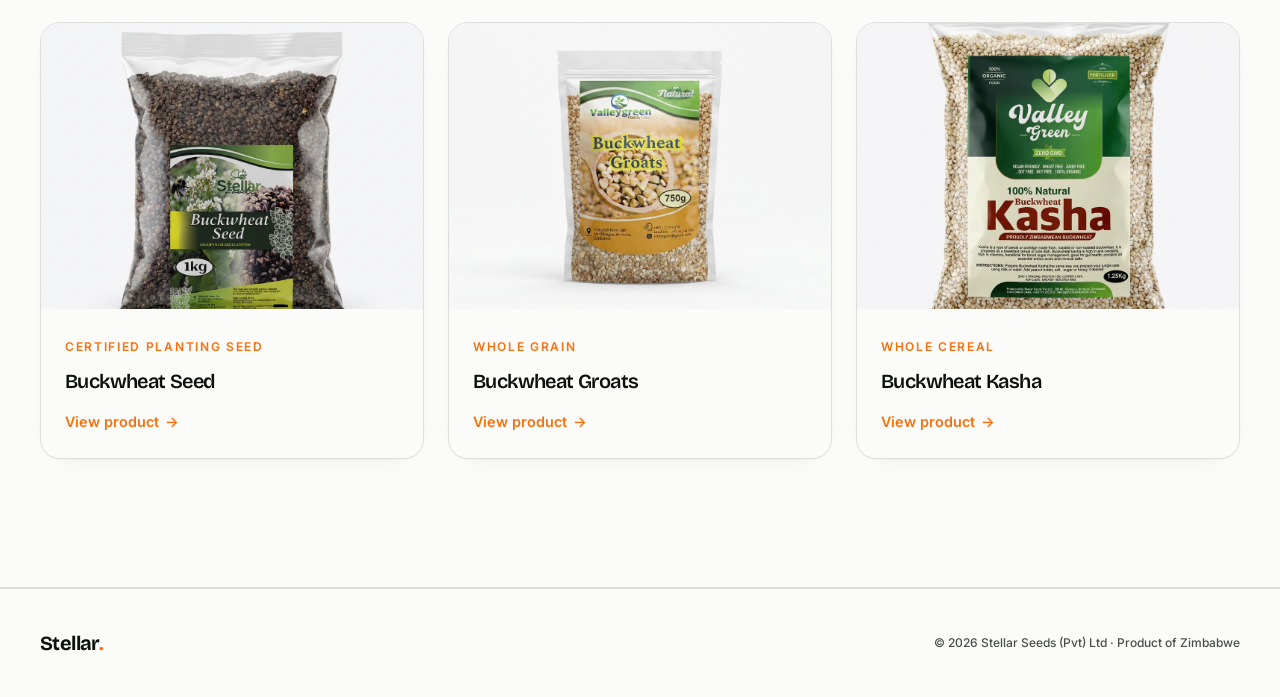
<file: products/buckwheat-meal/index.html>
<!DOCTYPE html><html lang="en"><head><meta charset="utf-8"><meta name="viewport" content="width=device-width, initial-scale=1"><link rel="preload" as="image" href="../../images/Buckwheat_Meal.png"><link rel="stylesheet" href="/assets/styles-yhXzxbYt.css" data-precedence="default"><link rel="stylesheet" href="https://fonts.googleapis.com/css2?family=Bricolage+Grotesque:opsz,wght@12..96,500;12..96,600;12..96,700&amp;family=Inter:wght@400;500;600&amp;display=swap" data-precedence="default"><title>Buckwheat Meal — Stellar Foods</title><meta name="author" content="Lovable"><meta property="og:type" content="website"><meta name="twitter:card" content="summary"><meta name="twitter:site" content="@Lovable"><meta name="twitter:title" content="Stellar Foods — Zimbabwean Buckwheat, Done Properly"><meta name="twitter:description" content="Single-origin buckwheat from the Zimbabwean highlands. Ten products — seed, groats, kasha, porridge, meal, meal blend, flour, tea, honey and peanut butter — grown, milled and packed on one family farm."><meta name="description" content="A wholesome, coarse-ground meal with earthy taste — a nourishing alternative to maize or sorghum."><meta property="og:title" content="Buckwheat Meal — Stellar Foods"><meta property="og:description" content="A wholesome, coarse-ground meal with earthy taste — a nourishing alternative to maize or sorghum."><meta property="og:image" content="../../images/Buckwheat_Meal.png"><meta name="twitter:image" content="../../images/Buckwheat_Meal.png"><link rel="modulepreload" href="/assets/index-C9V3UF_f.js"><link rel="modulepreload" href="/assets/products._slug-CpAsZiPK.js"><link rel="modulepreload" href="/assets/products._slug-C87T051U.js"><link rel="modulepreload" href="/assets/products._slug-D6e1HY7u.js"><link rel="preconnect" href="https://fonts.googleapis.com"><link rel="preconnect" href="https://fonts.gstatic.com" crossorigin="anonymous"></head><body><!--$--><!--$--><div class="min-h-screen bg-canvas text-ink"><header class="sticky top-0 z-40 bg-canvas/90 backdrop-blur border-b border-line"><div class="mx-auto max-w-[1280px] px-6 lg:px-10 h-16 flex items-center justify-between"><a href="/" class="font-display font-bold text-xl tracking-tight text-ink">Stellar<span class="text-ember">.</span></a><nav class="hidden md:flex items-center gap-8 text-sm text-ink-soft"><a href="/#range" class="hover:text-ink transition-colors">Range</a><a href="/#story" class="hover:text-ink transition-colors">Story</a><a href="/#wholesale" class="hover:text-ink transition-colors">Wholesale</a></nav><a href="mailto:stellarfoods25@gmail.com?subject=Wholesale%20%E2%80%94%20Buckwheat%20Meal&amp;body=Hi%20Stellar%20Foods%2C%0A%0AI'd%20like%20wholesale%20pricing%20for%20Buckwheat%20Meal.%0A%0AQuantity%3A%0ALocation%3A%0AName%3A%0A%0AThanks!" class="btn-primary text-sm">Enquire</a></div></header><div class="border-b border-line"><div class="mx-auto max-w-[1280px] px-6 lg:px-10 py-4 text-sm text-ink-soft flex items-center gap-2"><a href="/#range" class="hover:text-ember transition-colors inline-flex items-center gap-1"><span class="text-ember" aria-hidden="true">←</span> Range</a><span aria-hidden="true">/</span><span class="text-ink">Buckwheat Meal</span></div></div><section class="border-b border-line"><div class="mx-auto max-w-[1280px] px-6 lg:px-10 py-20 lg:py-28 grid lg:grid-cols-12 gap-12 lg:gap-16 items-center"><div class="lg:col-span-7"><span class="h-eyebrow rule-eyebrow mb-6">N°<!-- -->05<!-- --> · <!-- -->Coarse ground</span><h1 class="h-display mt-6 text-ink">Buckwheat<!-- --> <span class="relative inline-block">Meal<svg class="absolute -bottom-2 left-0 w-full" height="14" viewBox="0 0 300 14" fill="none" preserveAspectRatio="none"><path d="M2 8 Q 75 2, 150 7 T 298 6" stroke="var(--ember)" stroke-width="4" stroke-linecap="round" fill="none"></path></svg></span></h1><p class="lead mt-8 max-w-xl">A nourishing alternative to traditional staples.</p><div class="mt-10 flex flex-wrap gap-3"><a href="mailto:stellarfoods25@gmail.com?subject=Wholesale%20%E2%80%94%20Buckwheat%20Meal&amp;body=Hi%20Stellar%20Foods%2C%0A%0AI'd%20like%20wholesale%20pricing%20for%20Buckwheat%20Meal.%0A%0AQuantity%3A%0ALocation%3A%0AName%3A%0A%0AThanks!" class="btn-primary">Wholesale enquiry <span aria-hidden="true">→</span></a><a href="/#range" class="btn-ghost">Find a stockist</a></div></div><div class="lg:col-span-5"><div class="rounded-3xl overflow-hidden bg-fresh-tint aspect-square"><img src="../../images/Buckwheat_Meal.png" alt="Buckwheat Meal" class="h-full w-full object-cover"></div></div></div></section><section class="border-b border-line"><div class="mx-auto max-w-[1280px] px-6 lg:px-10 py-24 lg:py-32"><div class="grid lg:grid-cols-12 gap-12 items-start mb-14"><div class="lg:col-span-5"><span class="h-eyebrow rule-eyebrow mb-6">Why it matters</span><h2 class="h-sub mt-6">The story behind the pack.</h2></div><div class="lg:col-span-7 space-y-5 text-ink-soft text-lg leading-relaxed"><p>Coarsely milled from whole buckwheat groats, this hearty meal offers the satisfying texture of sadza or polenta with a richer, more rounded nutritional profile.</p><p>An everyday staple for households seeking variety beyond maize and sorghum, without sacrificing the familiar comfort of a warm, cooked grain.</p></div></div><div class="grid md:grid-cols-2 lg:grid-cols-4 gap-5"><div class="soft-card p-6"><div class="text-xs font-semibold tracking-[0.14em] text-ember">01</div><div class="font-display font-semibold text-lg mt-3 text-ink leading-snug">Whole-grain nutrition</div></div><div class="soft-card p-6"><div class="text-xs font-semibold tracking-[0.14em] text-ember">02</div><div class="font-display font-semibold text-lg mt-3 text-ink leading-snug">Naturally gluten-free</div></div><div class="soft-card p-6"><div class="text-xs font-semibold tracking-[0.14em] text-ember">03</div><div class="font-display font-semibold text-lg mt-3 text-ink leading-snug">Rich in B vitamins</div></div><div class="soft-card p-6"><div class="text-xs font-semibold tracking-[0.14em] text-ember">04</div><div class="font-display font-semibold text-lg mt-3 text-ink leading-snug">Sustained-energy carbohydrate</div></div></div></div></section><section class="bg-fresh-tint border-b border-line"><div class="mx-auto max-w-[1280px] px-6 lg:px-10 py-24 lg:py-32"><div class="grid lg:grid-cols-12 gap-12 items-end mb-12"><div class="lg:col-span-8"><span class="h-eyebrow rule-eyebrow mb-6">Pack &amp; supply</span><h2 class="h-sub mt-6">How it ships.</h2></div><div class="lg:col-span-4 lg:text-right"><a href="mailto:stellarfoods25@gmail.com?subject=Wholesale%20%E2%80%94%20Buckwheat%20Meal&amp;body=Hi%20Stellar%20Foods%2C%0A%0AI'd%20like%20wholesale%20pricing%20for%20Buckwheat%20Meal.%0A%0AQuantity%3A%0ALocation%3A%0AName%3A%0A%0AThanks!" class="btn-primary">Request a quote <span aria-hidden="true">→</span></a></div></div><div class="border-y border-line divide-y divide-line"><div class="grid grid-cols-[1fr_2fr] gap-6 py-6 items-baseline"><div class="text-xs uppercase tracking-[0.14em] text-ember font-semibold">Retail pack</div><div class="font-display font-semibold text-xl md:text-2xl text-ink">5 kg</div></div><div class="grid grid-cols-[1fr_2fr] gap-6 py-6 items-baseline"><div class="text-xs uppercase tracking-[0.14em] text-ember font-semibold">Wholesale</div><div class="font-display font-semibold text-xl md:text-2xl text-ink">10 kg · 25 kg sacks</div></div><div class="grid grid-cols-[1fr_2fr] gap-6 py-6 items-baseline"><div class="text-xs uppercase tracking-[0.14em] text-ember font-semibold">Shelf life</div><div class="font-display font-semibold text-xl md:text-2xl text-ink">10 months</div></div></div></div></section><section class="border-b border-line"><div class="mx-auto max-w-[1280px] px-6 lg:px-10 py-24 lg:py-32"><span class="h-eyebrow rule-eyebrow mb-6">Ways to enjoy</span><h2 class="h-sub mt-6 max-w-2xl">Practical, everyday uses.</h2><div class="mt-14 border-t border-line"><div class="grid grid-cols-[auto_1fr] gap-8 items-baseline py-8 border-b border-line"><div class="font-display font-bold text-4xl md:text-5xl text-ink leading-none w-16">01</div><div class="font-display font-semibold text-xl md:text-2xl text-ink">Buckwheat sadza</div></div><div class="grid grid-cols-[auto_1fr] gap-8 items-baseline py-8 border-b border-line"><div class="font-display font-bold text-4xl md:text-5xl text-ink leading-none w-16">02</div><div class="font-display font-semibold text-xl md:text-2xl text-ink">Porridges and dumplings</div></div><div class="grid grid-cols-[auto_1fr] gap-8 items-baseline py-8 border-b border-line"><div class="font-display font-bold text-4xl md:text-5xl text-ink leading-none w-16">03</div><div class="font-display font-semibold text-xl md:text-2xl text-ink">Savoury polenta-style sides</div></div><div class="grid grid-cols-[auto_1fr] gap-8 items-baseline py-8 border-b border-line"><div class="font-display font-bold text-4xl md:text-5xl text-ink leading-none w-16">04</div><div class="font-display font-semibold text-xl md:text-2xl text-ink">Traditional baked loaves</div></div></div></div></section><section class="border-b border-line"><div class="mx-auto max-w-[1280px] px-6 lg:px-10 py-24 lg:py-32"><div class="flex flex-wrap items-end justify-between gap-6 mb-12"><div><span class="h-eyebrow rule-eyebrow mb-6">Keep exploring</span><h2 class="h-sub mt-6">More from the range.</h2></div><a href="/#range" class="btn-link">See all ten <span aria-hidden="true">→</span></a></div><div class="grid sm:grid-cols-3 gap-6"><a href="/products/buckwheat-seed" class="soft-card block overflow-hidden group"><div class="aspect-[4/3] overflow-hidden bg-fresh-tint"><img src="../../images/Buckwheat_Seed.png" alt="Buckwheat Seed" class="h-full w-full object-cover transition-transform duration-500 group-hover:scale-105" loading="lazy"></div><div class="p-6"><span class="text-xs font-semibold tracking-[0.14em] uppercase text-ember">Certified planting seed</span><h3 class="font-display font-semibold text-xl mt-2 text-ink">Buckwheat Seed</h3><span class="btn-link mt-4">View product <span aria-hidden="true">→</span></span></div></a><a href="/products/buckwheat-groats" class="soft-card block overflow-hidden group"><div class="aspect-[4/3] overflow-hidden bg-fresh-tint"><img src="../../images/Buckwheat_Groats.png" alt="Buckwheat Groats" class="h-full w-full object-cover transition-transform duration-500 group-hover:scale-105" loading="lazy"></div><div class="p-6"><span class="text-xs font-semibold tracking-[0.14em] uppercase text-ember">Whole grain</span><h3 class="font-display font-semibold text-xl mt-2 text-ink">Buckwheat Groats</h3><span class="btn-link mt-4">View product <span aria-hidden="true">→</span></span></div></a><a href="/products/buckwheat-kasha" class="soft-card block overflow-hidden group"><div class="aspect-[4/3] overflow-hidden bg-fresh-tint"><img src="../../images/Buckwheat_Kasha.png" alt="Buckwheat Kasha" class="h-full w-full object-cover transition-transform duration-500 group-hover:scale-105" loading="lazy"></div><div class="p-6"><span class="text-xs font-semibold tracking-[0.14em] uppercase text-ember">Whole cereal</span><h3 class="font-display font-semibold text-xl mt-2 text-ink">Buckwheat Kasha</h3><span class="btn-link mt-4">View product <span aria-hidden="true">→</span></span></div></a></div></div></section><footer class="bg-canvas"><div class="mx-auto max-w-[1280px] px-6 lg:px-10 py-10 flex flex-wrap items-center justify-between gap-4 border-t border-line"><div class="font-display font-bold text-xl text-ink">Stellar<span class="text-ember">.</span></div><div class="text-xs text-ink-soft">© <!-- -->2026<!-- --> Stellar Seeds (Pvt) Ltd · Product of Zimbabwe</div></div></footer></div><!--/$--><!--/$--></body></html>
</file>
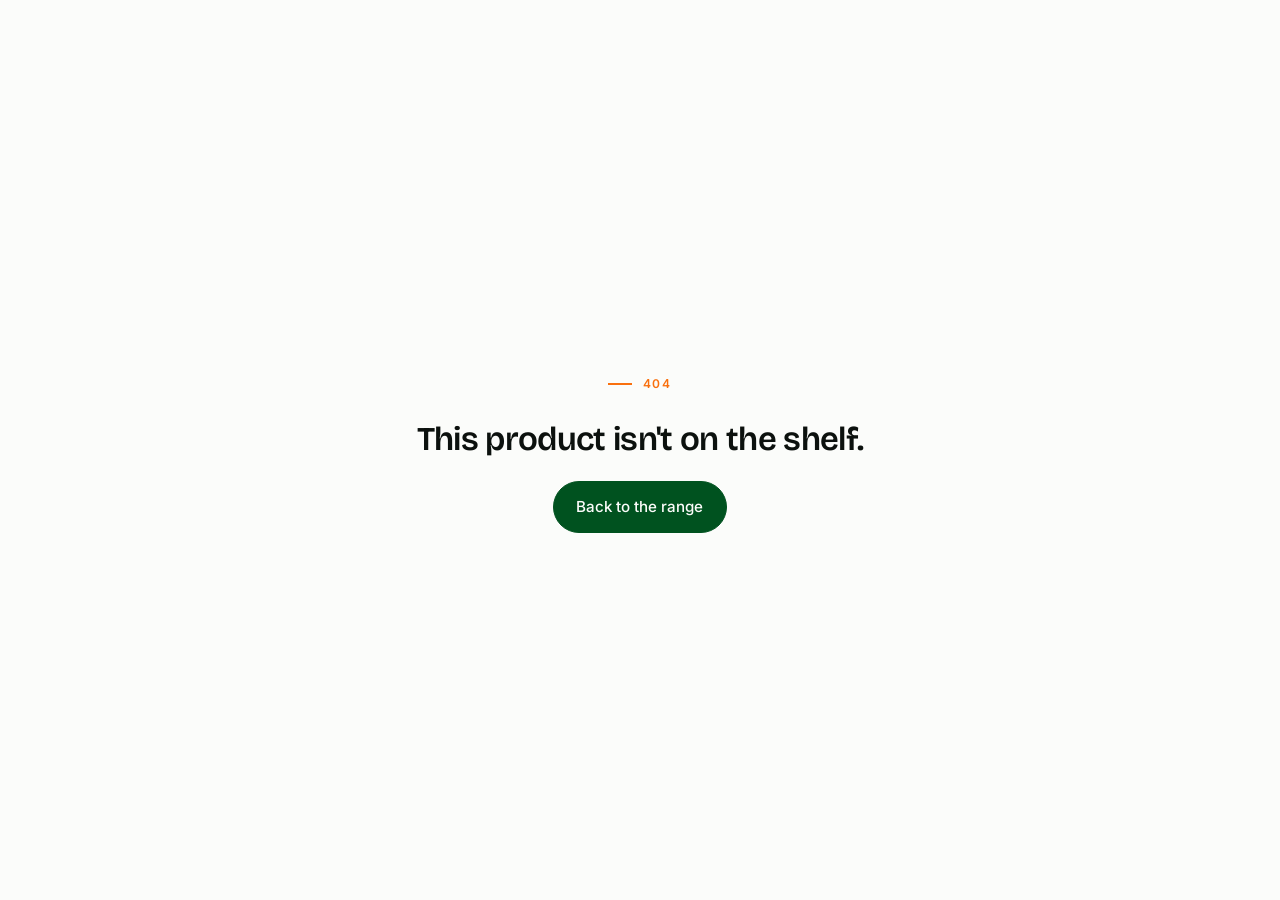
<file: products/buckwheat-peanut-butter/index.html>
<!DOCTYPE html>
<html lang="en"><head><meta charset="utf-8"/><meta content="width=device-width, initial-scale=1" name="viewport"/><link data-precedence="default" href="../../assets/styles-yhXzxbYt.css" rel="stylesheet"/><link data-precedence="default" href="https://fonts.googleapis.com/css2?family=Bricolage+Grotesque:opsz,wght@12..96,500;12..96,600;12..96,700&amp;family=Inter:wght@400;500;600&amp;display=swap" rel="stylesheet"/><title>Product not found — Stellar Foods</title><meta content="Single-origin buckwheat from the Zimbabwean highlands. Ten products — seed, groats, kasha, porridge, meal, meal blend, flour, tea, honey and peanut butter — grown, milled and packed on one family farm." name="description"/><meta content="Lovable" name="author"/><meta content="Stellar Foods — Zimbabwean Buckwheat, Done Properly" property="og:title"/><meta content="Single-origin buckwheat from the Zimbabwean highlands. Ten products — seed, groats, kasha, porridge, meal, meal blend, flour, tea, honey and peanut butter — grown, milled and packed on one family farm." property="og:description"/><meta content="website" property="og:type"/><meta content="summary" name="twitter:card"/><meta content="@Lovable" name="twitter:site"/><meta content="Stellar Foods — Zimbabwean Buckwheat, Done Properly" name="twitter:title"/><meta content="Single-origin buckwheat from the Zimbabwean highlands. Ten products — seed, groats, kasha, porridge, meal, meal blend, flour, tea, honey and peanut butter — grown, milled and packed on one family farm." name="twitter:description"/><meta content="https://pub-bb2e103a32db4e198524a2e9ed8f35b4.r2.dev/d400ddd6-128a-4734-b060-5054132b2505/id-preview-19542f20--e8231d67-a3ba-4991-99c0-48262c237068.lovable.app-1784195858688.png" property="og:image"/><meta content="https://pub-bb2e103a32db4e198524a2e9ed8f35b4.r2.dev/d400ddd6-128a-4734-b060-5054132b2505/id-preview-19542f20--e8231d67-a3ba-4991-99c0-48262c237068.lovable.app-1784195858688.png" name="twitter:image"/><link href="../../assets/index-C9V3UF_f.js" rel="modulepreload"/><link href="../../assets/products._slug-CpAsZiPK.js" rel="modulepreload"/><link href="../../assets/products._slug-C87T051U.js" rel="modulepreload"/><link href="../../assets/products._slug-D6e1HY7u.js" rel="modulepreload"/><link href="https://fonts.googleapis.com" rel="preconnect"/><link crossorigin="anonymous" href="https://fonts.gstatic.com" rel="preconnect"/></head><body><!--$--><!--$--><div class="min-h-screen bg-canvas text-ink flex items-center justify-center px-6"><div class="text-center max-w-md"><span class="h-eyebrow rule-eyebrow mb-4">404</span><h1 class="h-sub mt-4 mb-6">This product isn't on the shelf.</h1><a class="btn-primary" href="../../index.html">Back to the range</a></div></div><!--/$--><!--/$--></body></html>
</file>
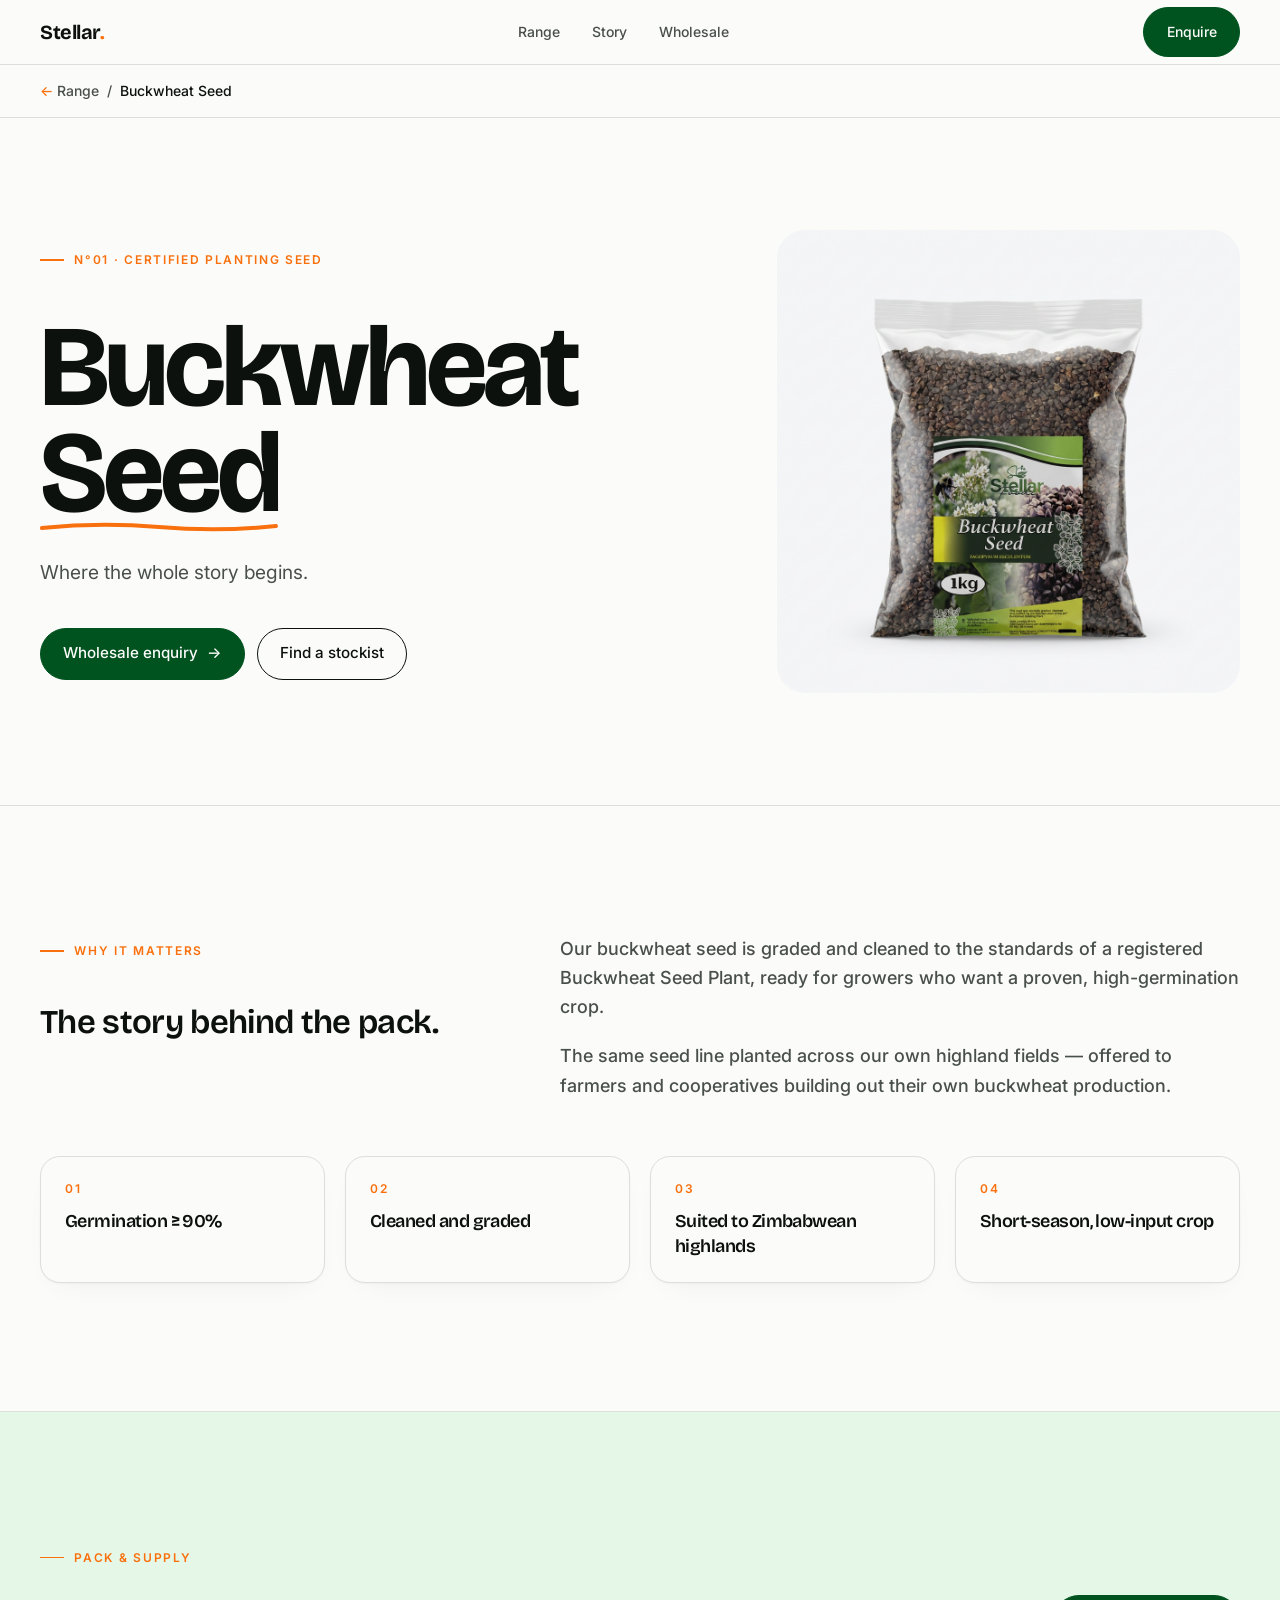
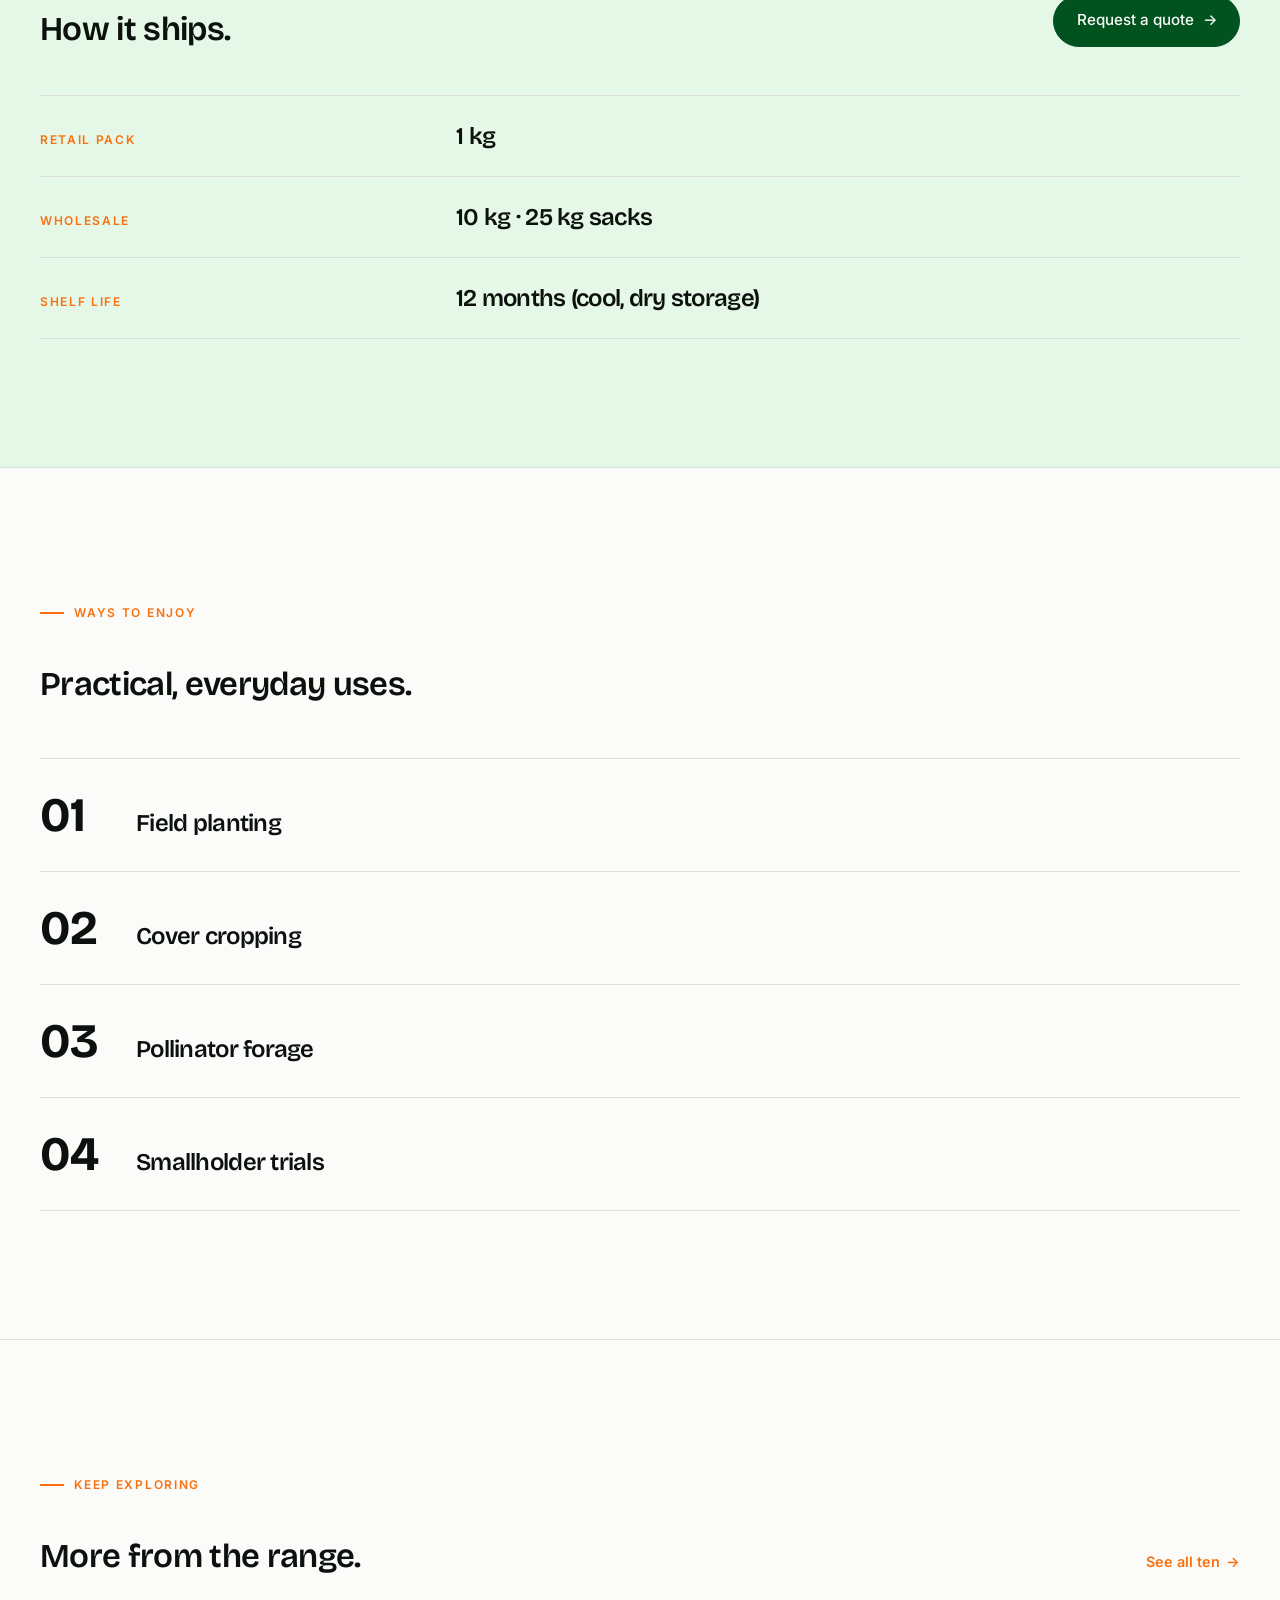
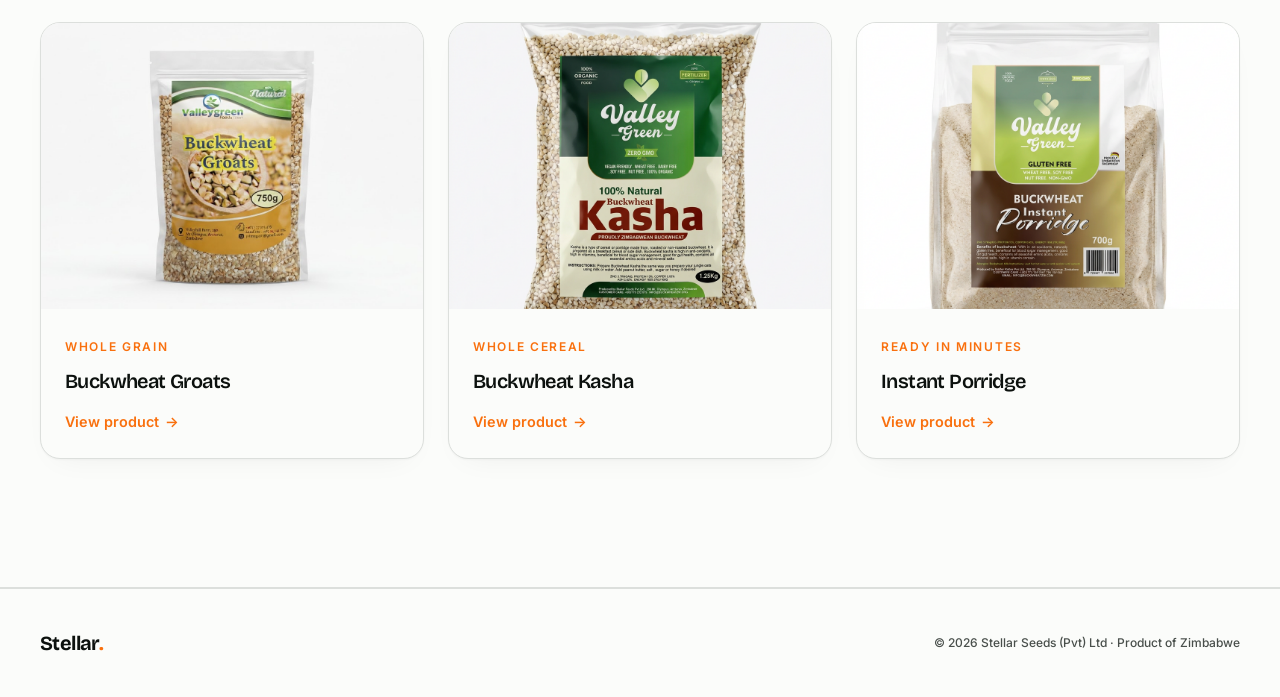
<file: products/buckwheat-seed/index.html>
<!DOCTYPE html><html lang="en"><head><meta charset="utf-8"><meta name="viewport" content="width=device-width, initial-scale=1"><link rel="preload" as="image" href="../../images/Buckwheat_Seed.png"><link rel="stylesheet" href="/assets/styles-yhXzxbYt.css" data-precedence="default"><link rel="stylesheet" href="https://fonts.googleapis.com/css2?family=Bricolage+Grotesque:opsz,wght@12..96,500;12..96,600;12..96,700&amp;family=Inter:wght@400;500;600&amp;display=swap" data-precedence="default"><title>Buckwheat Seed — Stellar Foods</title><meta name="author" content="Lovable"><meta property="og:type" content="website"><meta name="twitter:card" content="summary"><meta name="twitter:site" content="@Lovable"><meta name="twitter:title" content="Stellar Foods — Zimbabwean Buckwheat, Done Properly"><meta name="twitter:description" content="Single-origin buckwheat from the Zimbabwean highlands. Ten products — seed, groats, kasha, porridge, meal, meal blend, flour, tea, honey and peanut butter — grown, milled and packed on one family farm."><meta name="description" content="Specially graded, cleaned and certified Fagopyrum esculentum seed — the starting point of everything we grow."><meta property="og:title" content="Buckwheat Seed — Stellar Foods"><meta property="og:description" content="Specially graded, cleaned and certified Fagopyrum esculentum seed — the starting point of everything we grow."><meta property="og:image" content="../../images/Buckwheat_Seed.png"><meta name="twitter:image" content="../../images/Buckwheat_Seed.png"><link rel="modulepreload" href="/assets/index-C9V3UF_f.js"><link rel="modulepreload" href="/assets/products._slug-CpAsZiPK.js"><link rel="modulepreload" href="/assets/products._slug-C87T051U.js"><link rel="modulepreload" href="/assets/products._slug-D6e1HY7u.js"><link rel="preconnect" href="https://fonts.googleapis.com"><link rel="preconnect" href="https://fonts.gstatic.com" crossorigin="anonymous"></head><body><!--$--><!--$--><div class="min-h-screen bg-canvas text-ink"><header class="sticky top-0 z-40 bg-canvas/90 backdrop-blur border-b border-line"><div class="mx-auto max-w-[1280px] px-6 lg:px-10 h-16 flex items-center justify-between"><a href="/" class="font-display font-bold text-xl tracking-tight text-ink">Stellar<span class="text-ember">.</span></a><nav class="hidden md:flex items-center gap-8 text-sm text-ink-soft"><a href="/#range" class="hover:text-ink transition-colors">Range</a><a href="/#story" class="hover:text-ink transition-colors">Story</a><a href="/#wholesale" class="hover:text-ink transition-colors">Wholesale</a></nav><a href="mailto:stellarfoods25@gmail.com?subject=Wholesale%20%E2%80%94%20Buckwheat%20Seed&amp;body=Hi%20Stellar%20Foods%2C%0A%0AI'd%20like%20wholesale%20pricing%20for%20Buckwheat%20Seed.%0A%0AQuantity%3A%0ALocation%3A%0AName%3A%0A%0AThanks!" class="btn-primary text-sm">Enquire</a></div></header><div class="border-b border-line"><div class="mx-auto max-w-[1280px] px-6 lg:px-10 py-4 text-sm text-ink-soft flex items-center gap-2"><a href="/#range" class="hover:text-ember transition-colors inline-flex items-center gap-1"><span class="text-ember" aria-hidden="true">←</span> Range</a><span aria-hidden="true">/</span><span class="text-ink">Buckwheat Seed</span></div></div><section class="border-b border-line"><div class="mx-auto max-w-[1280px] px-6 lg:px-10 py-20 lg:py-28 grid lg:grid-cols-12 gap-12 lg:gap-16 items-center"><div class="lg:col-span-7"><span class="h-eyebrow rule-eyebrow mb-6">N°<!-- -->01<!-- --> · <!-- -->Certified planting seed</span><h1 class="h-display mt-6 text-ink">Buckwheat<!-- --> <span class="relative inline-block">Seed<svg class="absolute -bottom-2 left-0 w-full" height="14" viewBox="0 0 300 14" fill="none" preserveAspectRatio="none"><path d="M2 8 Q 75 2, 150 7 T 298 6" stroke="var(--ember)" stroke-width="4" stroke-linecap="round" fill="none"></path></svg></span></h1><p class="lead mt-8 max-w-xl">Where the whole story begins.</p><div class="mt-10 flex flex-wrap gap-3"><a href="mailto:stellarfoods25@gmail.com?subject=Wholesale%20%E2%80%94%20Buckwheat%20Seed&amp;body=Hi%20Stellar%20Foods%2C%0A%0AI'd%20like%20wholesale%20pricing%20for%20Buckwheat%20Seed.%0A%0AQuantity%3A%0ALocation%3A%0AName%3A%0A%0AThanks!" class="btn-primary">Wholesale enquiry <span aria-hidden="true">→</span></a><a href="/#range" class="btn-ghost">Find a stockist</a></div></div><div class="lg:col-span-5"><div class="rounded-3xl overflow-hidden bg-fresh-tint aspect-square"><img src="../../images/Buckwheat_Seed.png" alt="Buckwheat Seed" class="h-full w-full object-cover"></div></div></div></section><section class="border-b border-line"><div class="mx-auto max-w-[1280px] px-6 lg:px-10 py-24 lg:py-32"><div class="grid lg:grid-cols-12 gap-12 items-start mb-14"><div class="lg:col-span-5"><span class="h-eyebrow rule-eyebrow mb-6">Why it matters</span><h2 class="h-sub mt-6">The story behind the pack.</h2></div><div class="lg:col-span-7 space-y-5 text-ink-soft text-lg leading-relaxed"><p>Our buckwheat seed is graded and cleaned to the standards of a registered Buckwheat Seed Plant, ready for growers who want a proven, high-germination crop.</p><p>The same seed line planted across our own highland fields — offered to farmers and cooperatives building out their own buckwheat production.</p></div></div><div class="grid md:grid-cols-2 lg:grid-cols-4 gap-5"><div class="soft-card p-6"><div class="text-xs font-semibold tracking-[0.14em] text-ember">01</div><div class="font-display font-semibold text-lg mt-3 text-ink leading-snug">Germination ≥ 90%</div></div><div class="soft-card p-6"><div class="text-xs font-semibold tracking-[0.14em] text-ember">02</div><div class="font-display font-semibold text-lg mt-3 text-ink leading-snug">Cleaned and graded</div></div><div class="soft-card p-6"><div class="text-xs font-semibold tracking-[0.14em] text-ember">03</div><div class="font-display font-semibold text-lg mt-3 text-ink leading-snug">Suited to Zimbabwean highlands</div></div><div class="soft-card p-6"><div class="text-xs font-semibold tracking-[0.14em] text-ember">04</div><div class="font-display font-semibold text-lg mt-3 text-ink leading-snug">Short-season, low-input crop</div></div></div></div></section><section class="bg-fresh-tint border-b border-line"><div class="mx-auto max-w-[1280px] px-6 lg:px-10 py-24 lg:py-32"><div class="grid lg:grid-cols-12 gap-12 items-end mb-12"><div class="lg:col-span-8"><span class="h-eyebrow rule-eyebrow mb-6">Pack &amp; supply</span><h2 class="h-sub mt-6">How it ships.</h2></div><div class="lg:col-span-4 lg:text-right"><a href="mailto:stellarfoods25@gmail.com?subject=Wholesale%20%E2%80%94%20Buckwheat%20Seed&amp;body=Hi%20Stellar%20Foods%2C%0A%0AI'd%20like%20wholesale%20pricing%20for%20Buckwheat%20Seed.%0A%0AQuantity%3A%0ALocation%3A%0AName%3A%0A%0AThanks!" class="btn-primary">Request a quote <span aria-hidden="true">→</span></a></div></div><div class="border-y border-line divide-y divide-line"><div class="grid grid-cols-[1fr_2fr] gap-6 py-6 items-baseline"><div class="text-xs uppercase tracking-[0.14em] text-ember font-semibold">Retail pack</div><div class="font-display font-semibold text-xl md:text-2xl text-ink">1 kg</div></div><div class="grid grid-cols-[1fr_2fr] gap-6 py-6 items-baseline"><div class="text-xs uppercase tracking-[0.14em] text-ember font-semibold">Wholesale</div><div class="font-display font-semibold text-xl md:text-2xl text-ink">10 kg · 25 kg sacks</div></div><div class="grid grid-cols-[1fr_2fr] gap-6 py-6 items-baseline"><div class="text-xs uppercase tracking-[0.14em] text-ember font-semibold">Shelf life</div><div class="font-display font-semibold text-xl md:text-2xl text-ink">12 months (cool, dry storage)</div></div></div></div></section><section class="border-b border-line"><div class="mx-auto max-w-[1280px] px-6 lg:px-10 py-24 lg:py-32"><span class="h-eyebrow rule-eyebrow mb-6">Ways to enjoy</span><h2 class="h-sub mt-6 max-w-2xl">Practical, everyday uses.</h2><div class="mt-14 border-t border-line"><div class="grid grid-cols-[auto_1fr] gap-8 items-baseline py-8 border-b border-line"><div class="font-display font-bold text-4xl md:text-5xl text-ink leading-none w-16">01</div><div class="font-display font-semibold text-xl md:text-2xl text-ink">Field planting</div></div><div class="grid grid-cols-[auto_1fr] gap-8 items-baseline py-8 border-b border-line"><div class="font-display font-bold text-4xl md:text-5xl text-ink leading-none w-16">02</div><div class="font-display font-semibold text-xl md:text-2xl text-ink">Cover cropping</div></div><div class="grid grid-cols-[auto_1fr] gap-8 items-baseline py-8 border-b border-line"><div class="font-display font-bold text-4xl md:text-5xl text-ink leading-none w-16">03</div><div class="font-display font-semibold text-xl md:text-2xl text-ink">Pollinator forage</div></div><div class="grid grid-cols-[auto_1fr] gap-8 items-baseline py-8 border-b border-line"><div class="font-display font-bold text-4xl md:text-5xl text-ink leading-none w-16">04</div><div class="font-display font-semibold text-xl md:text-2xl text-ink">Smallholder trials</div></div></div></div></section><section class="border-b border-line"><div class="mx-auto max-w-[1280px] px-6 lg:px-10 py-24 lg:py-32"><div class="flex flex-wrap items-end justify-between gap-6 mb-12"><div><span class="h-eyebrow rule-eyebrow mb-6">Keep exploring</span><h2 class="h-sub mt-6">More from the range.</h2></div><a href="/#range" class="btn-link">See all ten <span aria-hidden="true">→</span></a></div><div class="grid sm:grid-cols-3 gap-6"><a href="/products/buckwheat-groats" class="soft-card block overflow-hidden group"><div class="aspect-[4/3] overflow-hidden bg-fresh-tint"><img src="../../images/Buckwheat_Groats.png" alt="Buckwheat Groats" class="h-full w-full object-cover transition-transform duration-500 group-hover:scale-105" loading="lazy"></div><div class="p-6"><span class="text-xs font-semibold tracking-[0.14em] uppercase text-ember">Whole grain</span><h3 class="font-display font-semibold text-xl mt-2 text-ink">Buckwheat Groats</h3><span class="btn-link mt-4">View product <span aria-hidden="true">→</span></span></div></a><a href="/products/buckwheat-kasha" class="soft-card block overflow-hidden group"><div class="aspect-[4/3] overflow-hidden bg-fresh-tint"><img src="../../images/Buckwheat_Kasha.png" alt="Buckwheat Kasha" class="h-full w-full object-cover transition-transform duration-500 group-hover:scale-105" loading="lazy"></div><div class="p-6"><span class="text-xs font-semibold tracking-[0.14em] uppercase text-ember">Whole cereal</span><h3 class="font-display font-semibold text-xl mt-2 text-ink">Buckwheat Kasha</h3><span class="btn-link mt-4">View product <span aria-hidden="true">→</span></span></div></a><a href="/products/instant-porridge" class="soft-card block overflow-hidden group"><div class="aspect-[4/3] overflow-hidden bg-fresh-tint"><img src="../../images/Instant_Porridge.png" alt="Instant Porridge" class="h-full w-full object-cover transition-transform duration-500 group-hover:scale-105" loading="lazy"></div><div class="p-6"><span class="text-xs font-semibold tracking-[0.14em] uppercase text-ember">Ready in minutes</span><h3 class="font-display font-semibold text-xl mt-2 text-ink">Instant Porridge</h3><span class="btn-link mt-4">View product <span aria-hidden="true">→</span></span></div></a></div></div></section><footer class="bg-canvas"><div class="mx-auto max-w-[1280px] px-6 lg:px-10 py-10 flex flex-wrap items-center justify-between gap-4 border-t border-line"><div class="font-display font-bold text-xl text-ink">Stellar<span class="text-ember">.</span></div><div class="text-xs text-ink-soft">© <!-- -->2026<!-- --> Stellar Seeds (Pvt) Ltd · Product of Zimbabwe</div></div></footer></div><!--/$--><!--/$--></body></html>
</file>
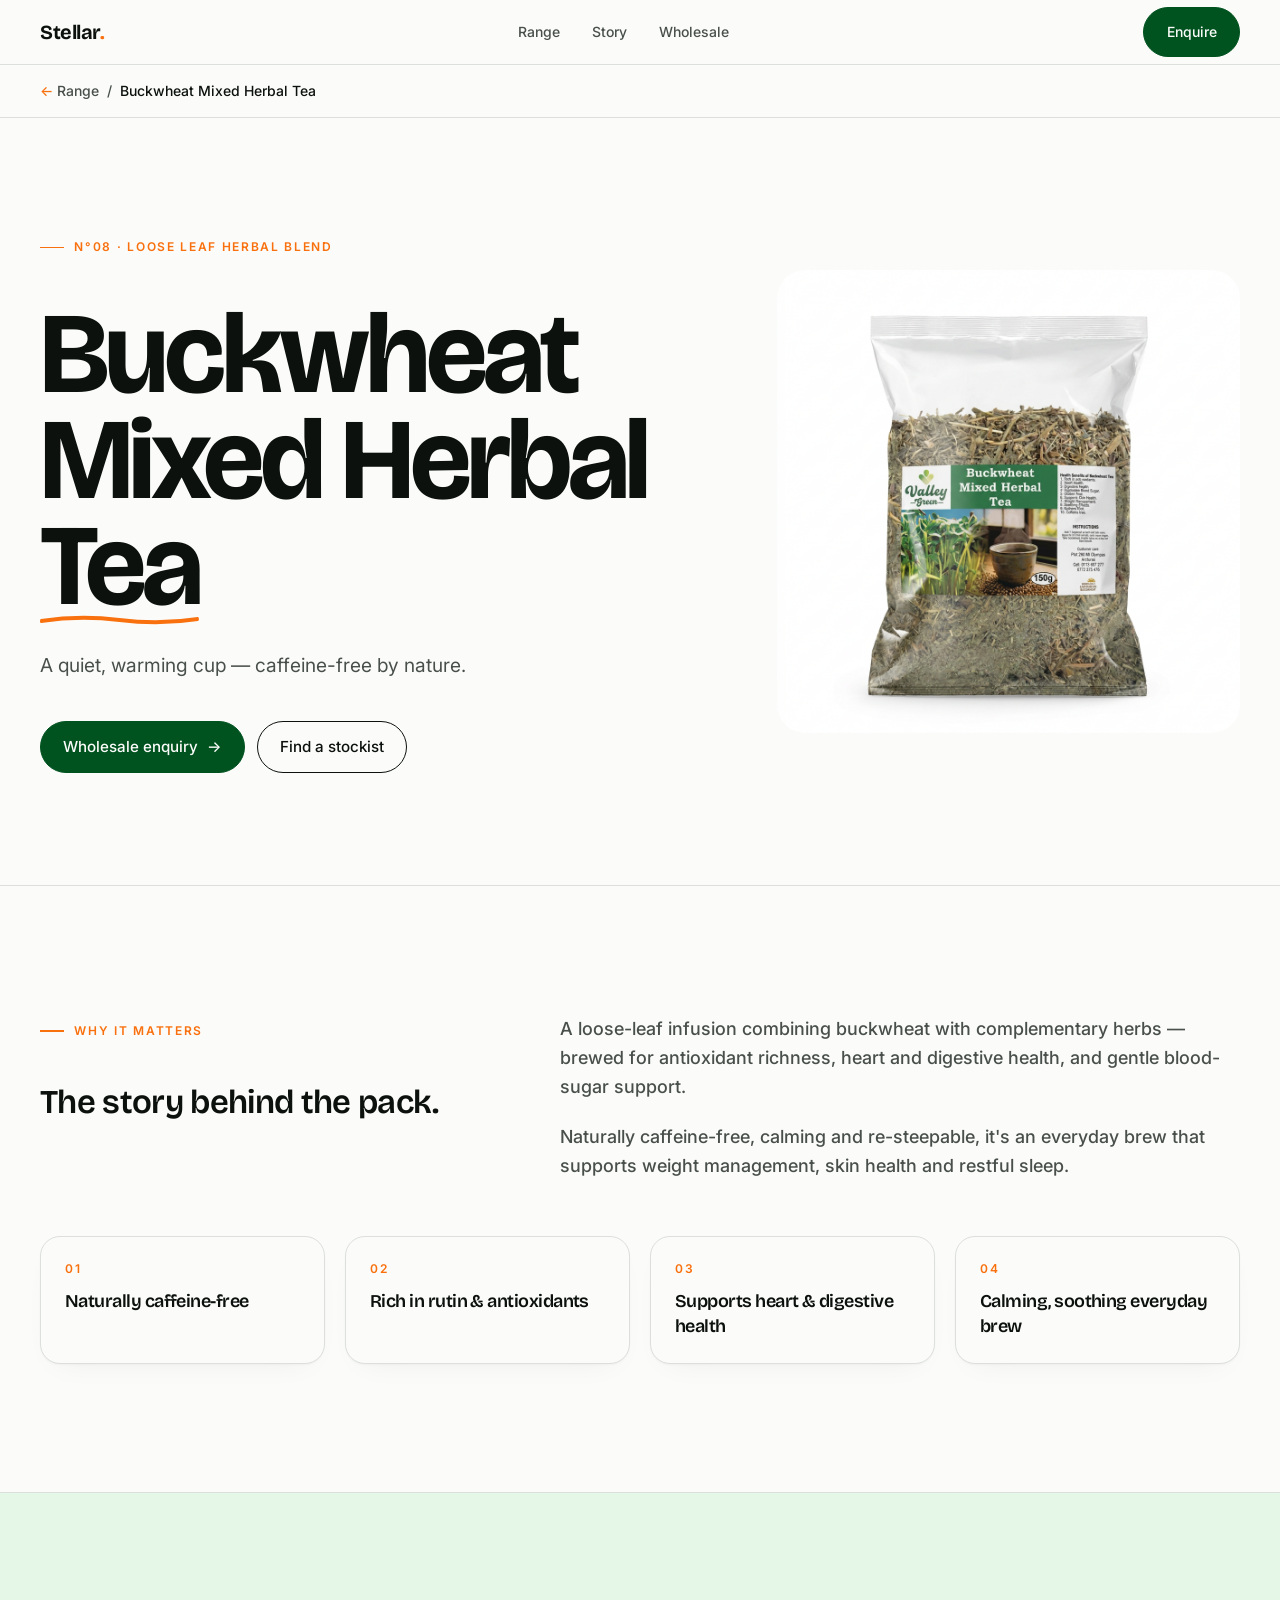
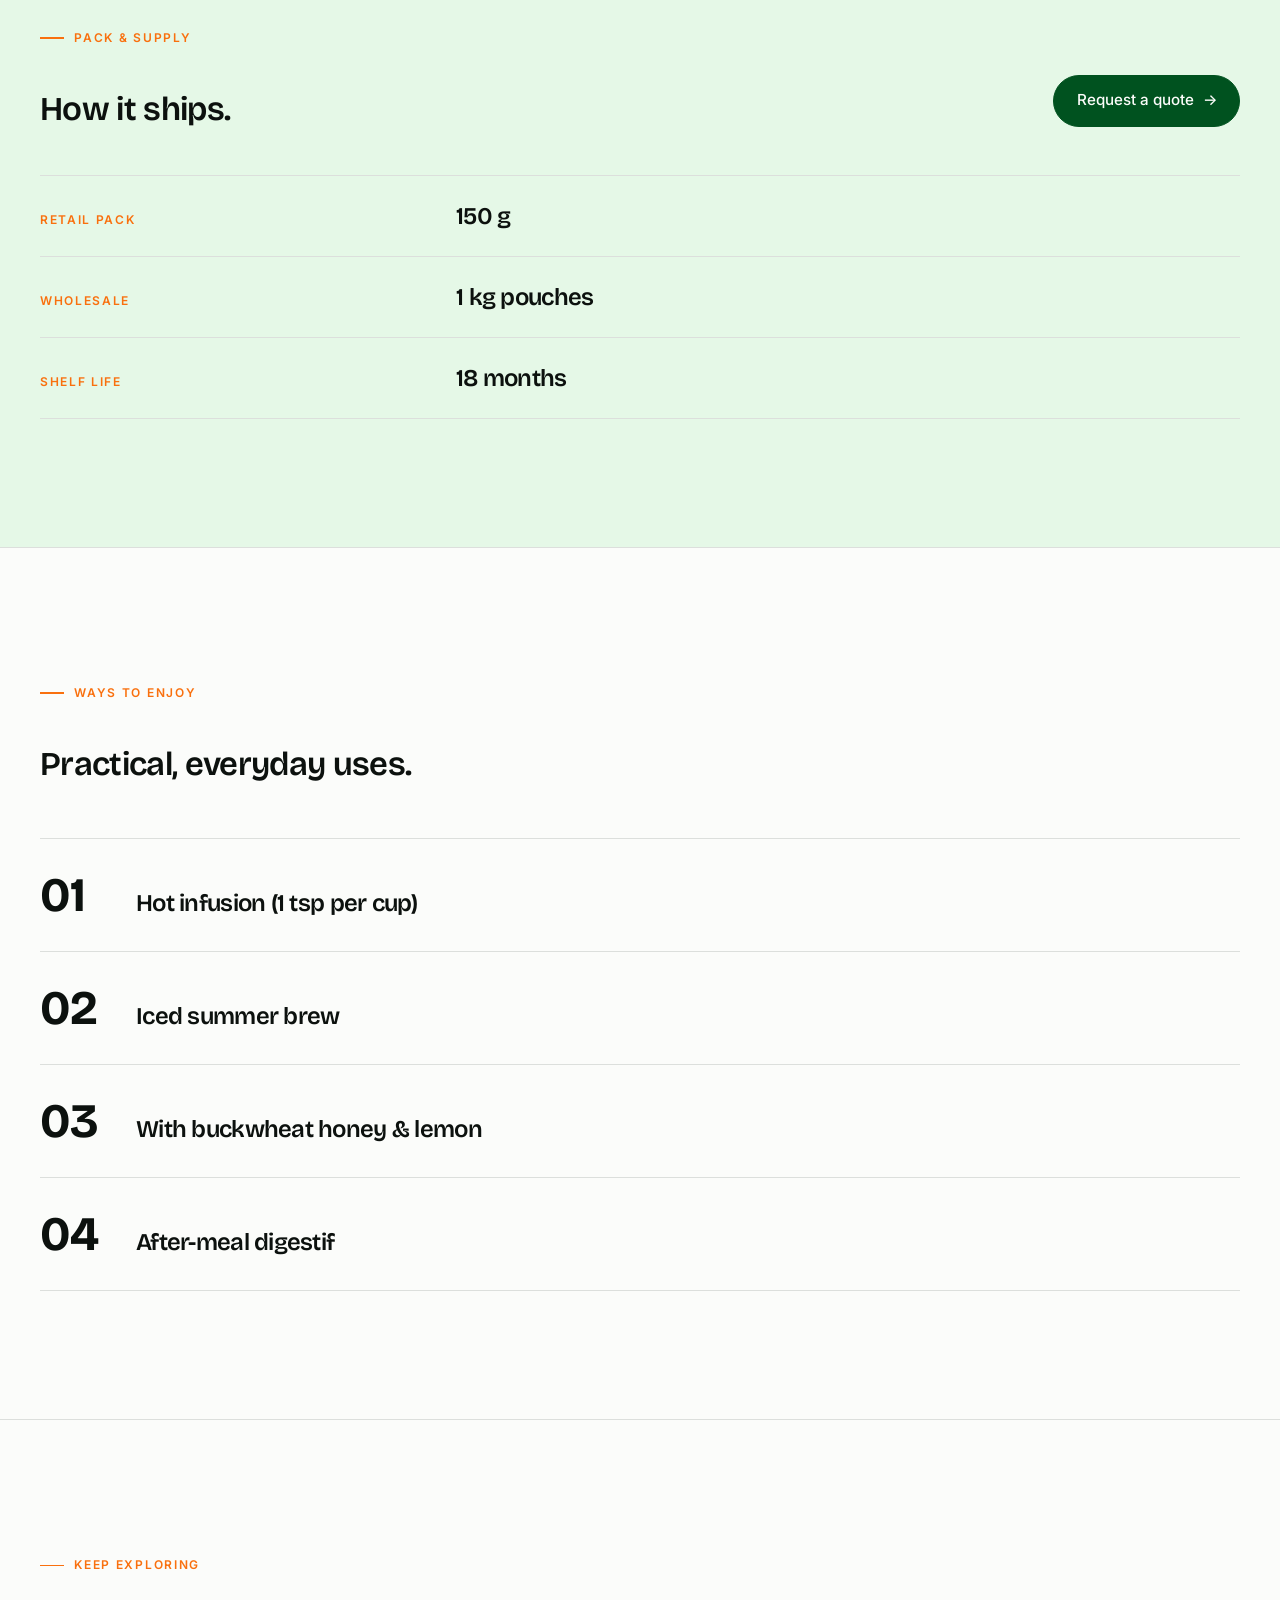
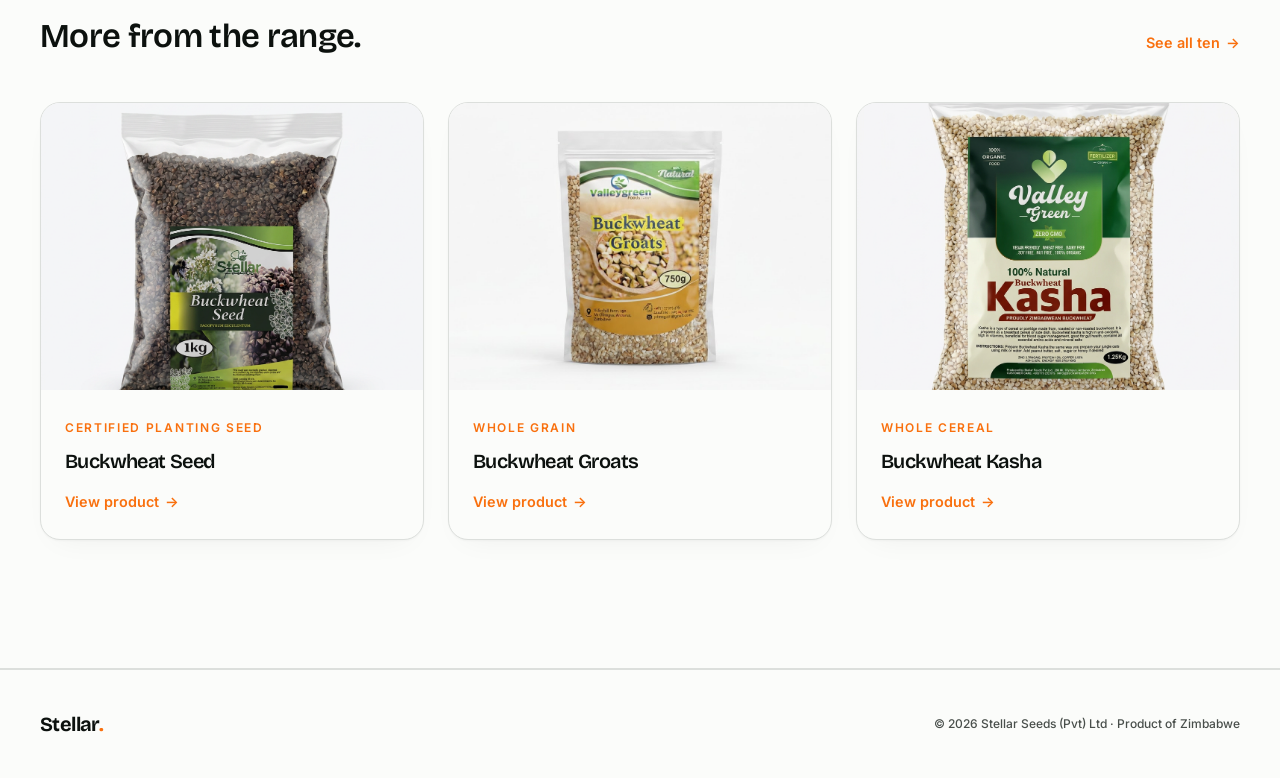
<file: products/buckwheat-tea/index.html>
<!DOCTYPE html><html lang="en"><head><meta charset="utf-8"><meta name="viewport" content="width=device-width, initial-scale=1"><link rel="preload" as="image" href="../../images/Buckwheat_Tea.png"><link rel="stylesheet" href="/assets/styles-yhXzxbYt.css" data-precedence="default"><link rel="stylesheet" href="https://fonts.googleapis.com/css2?family=Bricolage+Grotesque:opsz,wght@12..96,500;12..96,600;12..96,700&amp;family=Inter:wght@400;500;600&amp;display=swap" data-precedence="default"><title>Buckwheat Mixed Herbal Tea — Stellar Foods</title><meta name="author" content="Lovable"><meta property="og:type" content="website"><meta name="twitter:card" content="summary"><meta name="twitter:site" content="@Lovable"><meta name="twitter:title" content="Stellar Foods — Zimbabwean Buckwheat, Done Properly"><meta name="twitter:description" content="Single-origin buckwheat from the Zimbabwean highlands. Ten products — seed, groats, kasha, porridge, meal, meal blend, flour, tea, honey and peanut butter — grown, milled and packed on one family farm."><meta name="description" content="A caffeine-free herbal blend built around buckwheat — rich in anti-oxidants, gentle on digestion and calming to sip."><meta property="og:title" content="Buckwheat Mixed Herbal Tea — Stellar Foods"><meta property="og:description" content="A caffeine-free herbal blend built around buckwheat — rich in anti-oxidants, gentle on digestion and calming to sip."><meta property="og:image" content="../../images/Buckwheat_Tea.png"><meta name="twitter:image" content="../../images/Buckwheat_Tea.png"><link rel="modulepreload" href="/assets/index-C9V3UF_f.js"><link rel="modulepreload" href="/assets/products._slug-CpAsZiPK.js"><link rel="modulepreload" href="/assets/products._slug-C87T051U.js"><link rel="modulepreload" href="/assets/products._slug-D6e1HY7u.js"><link rel="preconnect" href="https://fonts.googleapis.com"><link rel="preconnect" href="https://fonts.gstatic.com" crossorigin="anonymous"></head><body><!--$--><!--$--><div class="min-h-screen bg-canvas text-ink"><header class="sticky top-0 z-40 bg-canvas/90 backdrop-blur border-b border-line"><div class="mx-auto max-w-[1280px] px-6 lg:px-10 h-16 flex items-center justify-between"><a href="/" class="font-display font-bold text-xl tracking-tight text-ink">Stellar<span class="text-ember">.</span></a><nav class="hidden md:flex items-center gap-8 text-sm text-ink-soft"><a href="/#range" class="hover:text-ink transition-colors">Range</a><a href="/#story" class="hover:text-ink transition-colors">Story</a><a href="/#wholesale" class="hover:text-ink transition-colors">Wholesale</a></nav><a href="mailto:stellarfoods25@gmail.com?subject=Wholesale%20%E2%80%94%20Buckwheat%20Mixed%20Herbal%20Tea&amp;body=Hi%20Stellar%20Foods%2C%0A%0AI'd%20like%20wholesale%20pricing%20for%20Buckwheat%20Mixed%20Herbal%20Tea.%0A%0AQuantity%3A%0ALocation%3A%0AName%3A%0A%0AThanks!" class="btn-primary text-sm">Enquire</a></div></header><div class="border-b border-line"><div class="mx-auto max-w-[1280px] px-6 lg:px-10 py-4 text-sm text-ink-soft flex items-center gap-2"><a href="/#range" class="hover:text-ember transition-colors inline-flex items-center gap-1"><span class="text-ember" aria-hidden="true">←</span> Range</a><span aria-hidden="true">/</span><span class="text-ink">Buckwheat Mixed Herbal Tea</span></div></div><section class="border-b border-line"><div class="mx-auto max-w-[1280px] px-6 lg:px-10 py-20 lg:py-28 grid lg:grid-cols-12 gap-12 lg:gap-16 items-center"><div class="lg:col-span-7"><span class="h-eyebrow rule-eyebrow mb-6">N°<!-- -->08<!-- --> · <!-- -->Loose leaf herbal blend</span><h1 class="h-display mt-6 text-ink">Buckwheat Mixed Herbal<!-- --> <span class="relative inline-block">Tea<svg class="absolute -bottom-2 left-0 w-full" height="14" viewBox="0 0 300 14" fill="none" preserveAspectRatio="none"><path d="M2 8 Q 75 2, 150 7 T 298 6" stroke="var(--ember)" stroke-width="4" stroke-linecap="round" fill="none"></path></svg></span></h1><p class="lead mt-8 max-w-xl">A quiet, warming cup — caffeine-free by nature.</p><div class="mt-10 flex flex-wrap gap-3"><a href="mailto:stellarfoods25@gmail.com?subject=Wholesale%20%E2%80%94%20Buckwheat%20Mixed%20Herbal%20Tea&amp;body=Hi%20Stellar%20Foods%2C%0A%0AI'd%20like%20wholesale%20pricing%20for%20Buckwheat%20Mixed%20Herbal%20Tea.%0A%0AQuantity%3A%0ALocation%3A%0AName%3A%0A%0AThanks!" class="btn-primary">Wholesale enquiry <span aria-hidden="true">→</span></a><a href="/#range" class="btn-ghost">Find a stockist</a></div></div><div class="lg:col-span-5"><div class="rounded-3xl overflow-hidden bg-fresh-tint aspect-square"><img src="../../images/Buckwheat_Tea.png" alt="Buckwheat Mixed Herbal Tea" class="h-full w-full object-cover"></div></div></div></section><section class="border-b border-line"><div class="mx-auto max-w-[1280px] px-6 lg:px-10 py-24 lg:py-32"><div class="grid lg:grid-cols-12 gap-12 items-start mb-14"><div class="lg:col-span-5"><span class="h-eyebrow rule-eyebrow mb-6">Why it matters</span><h2 class="h-sub mt-6">The story behind the pack.</h2></div><div class="lg:col-span-7 space-y-5 text-ink-soft text-lg leading-relaxed"><p>A loose-leaf infusion combining buckwheat with complementary herbs — brewed for antioxidant richness, heart and digestive health, and gentle blood-sugar support.</p><p>Naturally caffeine-free, calming and re-steepable, it's an everyday brew that supports weight management, skin health and restful sleep.</p></div></div><div class="grid md:grid-cols-2 lg:grid-cols-4 gap-5"><div class="soft-card p-6"><div class="text-xs font-semibold tracking-[0.14em] text-ember">01</div><div class="font-display font-semibold text-lg mt-3 text-ink leading-snug">Naturally caffeine-free</div></div><div class="soft-card p-6"><div class="text-xs font-semibold tracking-[0.14em] text-ember">02</div><div class="font-display font-semibold text-lg mt-3 text-ink leading-snug">Rich in rutin &amp; antioxidants</div></div><div class="soft-card p-6"><div class="text-xs font-semibold tracking-[0.14em] text-ember">03</div><div class="font-display font-semibold text-lg mt-3 text-ink leading-snug">Supports heart &amp; digestive health</div></div><div class="soft-card p-6"><div class="text-xs font-semibold tracking-[0.14em] text-ember">04</div><div class="font-display font-semibold text-lg mt-3 text-ink leading-snug">Calming, soothing everyday brew</div></div></div></div></section><section class="bg-fresh-tint border-b border-line"><div class="mx-auto max-w-[1280px] px-6 lg:px-10 py-24 lg:py-32"><div class="grid lg:grid-cols-12 gap-12 items-end mb-12"><div class="lg:col-span-8"><span class="h-eyebrow rule-eyebrow mb-6">Pack &amp; supply</span><h2 class="h-sub mt-6">How it ships.</h2></div><div class="lg:col-span-4 lg:text-right"><a href="mailto:stellarfoods25@gmail.com?subject=Wholesale%20%E2%80%94%20Buckwheat%20Mixed%20Herbal%20Tea&amp;body=Hi%20Stellar%20Foods%2C%0A%0AI'd%20like%20wholesale%20pricing%20for%20Buckwheat%20Mixed%20Herbal%20Tea.%0A%0AQuantity%3A%0ALocation%3A%0AName%3A%0A%0AThanks!" class="btn-primary">Request a quote <span aria-hidden="true">→</span></a></div></div><div class="border-y border-line divide-y divide-line"><div class="grid grid-cols-[1fr_2fr] gap-6 py-6 items-baseline"><div class="text-xs uppercase tracking-[0.14em] text-ember font-semibold">Retail pack</div><div class="font-display font-semibold text-xl md:text-2xl text-ink">150 g</div></div><div class="grid grid-cols-[1fr_2fr] gap-6 py-6 items-baseline"><div class="text-xs uppercase tracking-[0.14em] text-ember font-semibold">Wholesale</div><div class="font-display font-semibold text-xl md:text-2xl text-ink">1 kg pouches</div></div><div class="grid grid-cols-[1fr_2fr] gap-6 py-6 items-baseline"><div class="text-xs uppercase tracking-[0.14em] text-ember font-semibold">Shelf life</div><div class="font-display font-semibold text-xl md:text-2xl text-ink">18 months</div></div></div></div></section><section class="border-b border-line"><div class="mx-auto max-w-[1280px] px-6 lg:px-10 py-24 lg:py-32"><span class="h-eyebrow rule-eyebrow mb-6">Ways to enjoy</span><h2 class="h-sub mt-6 max-w-2xl">Practical, everyday uses.</h2><div class="mt-14 border-t border-line"><div class="grid grid-cols-[auto_1fr] gap-8 items-baseline py-8 border-b border-line"><div class="font-display font-bold text-4xl md:text-5xl text-ink leading-none w-16">01</div><div class="font-display font-semibold text-xl md:text-2xl text-ink">Hot infusion (1 tsp per cup)</div></div><div class="grid grid-cols-[auto_1fr] gap-8 items-baseline py-8 border-b border-line"><div class="font-display font-bold text-4xl md:text-5xl text-ink leading-none w-16">02</div><div class="font-display font-semibold text-xl md:text-2xl text-ink">Iced summer brew</div></div><div class="grid grid-cols-[auto_1fr] gap-8 items-baseline py-8 border-b border-line"><div class="font-display font-bold text-4xl md:text-5xl text-ink leading-none w-16">03</div><div class="font-display font-semibold text-xl md:text-2xl text-ink">With buckwheat honey &amp; lemon</div></div><div class="grid grid-cols-[auto_1fr] gap-8 items-baseline py-8 border-b border-line"><div class="font-display font-bold text-4xl md:text-5xl text-ink leading-none w-16">04</div><div class="font-display font-semibold text-xl md:text-2xl text-ink">After-meal digestif</div></div></div></div></section><section class="border-b border-line"><div class="mx-auto max-w-[1280px] px-6 lg:px-10 py-24 lg:py-32"><div class="flex flex-wrap items-end justify-between gap-6 mb-12"><div><span class="h-eyebrow rule-eyebrow mb-6">Keep exploring</span><h2 class="h-sub mt-6">More from the range.</h2></div><a href="/#range" class="btn-link">See all ten <span aria-hidden="true">→</span></a></div><div class="grid sm:grid-cols-3 gap-6"><a href="/products/buckwheat-seed" class="soft-card block overflow-hidden group"><div class="aspect-[4/3] overflow-hidden bg-fresh-tint"><img src="../../images/Buckwheat_Seed.png" alt="Buckwheat Seed" class="h-full w-full object-cover transition-transform duration-500 group-hover:scale-105" loading="lazy"></div><div class="p-6"><span class="text-xs font-semibold tracking-[0.14em] uppercase text-ember">Certified planting seed</span><h3 class="font-display font-semibold text-xl mt-2 text-ink">Buckwheat Seed</h3><span class="btn-link mt-4">View product <span aria-hidden="true">→</span></span></div></a><a href="/products/buckwheat-groats" class="soft-card block overflow-hidden group"><div class="aspect-[4/3] overflow-hidden bg-fresh-tint"><img src="../../images/Buckwheat_Groats.png" alt="Buckwheat Groats" class="h-full w-full object-cover transition-transform duration-500 group-hover:scale-105" loading="lazy"></div><div class="p-6"><span class="text-xs font-semibold tracking-[0.14em] uppercase text-ember">Whole grain</span><h3 class="font-display font-semibold text-xl mt-2 text-ink">Buckwheat Groats</h3><span class="btn-link mt-4">View product <span aria-hidden="true">→</span></span></div></a><a href="/products/buckwheat-kasha" class="soft-card block overflow-hidden group"><div class="aspect-[4/3] overflow-hidden bg-fresh-tint"><img src="../../images/Buckwheat_Kasha.png" alt="Buckwheat Kasha" class="h-full w-full object-cover transition-transform duration-500 group-hover:scale-105" loading="lazy"></div><div class="p-6"><span class="text-xs font-semibold tracking-[0.14em] uppercase text-ember">Whole cereal</span><h3 class="font-display font-semibold text-xl mt-2 text-ink">Buckwheat Kasha</h3><span class="btn-link mt-4">View product <span aria-hidden="true">→</span></span></div></a></div></div></section><footer class="bg-canvas"><div class="mx-auto max-w-[1280px] px-6 lg:px-10 py-10 flex flex-wrap items-center justify-between gap-4 border-t border-line"><div class="font-display font-bold text-xl text-ink">Stellar<span class="text-ember">.</span></div><div class="text-xs text-ink-soft">© <!-- -->2026<!-- --> Stellar Seeds (Pvt) Ltd · Product of Zimbabwe</div></div></footer></div><!--/$--><!--/$--></body></html>
</file>
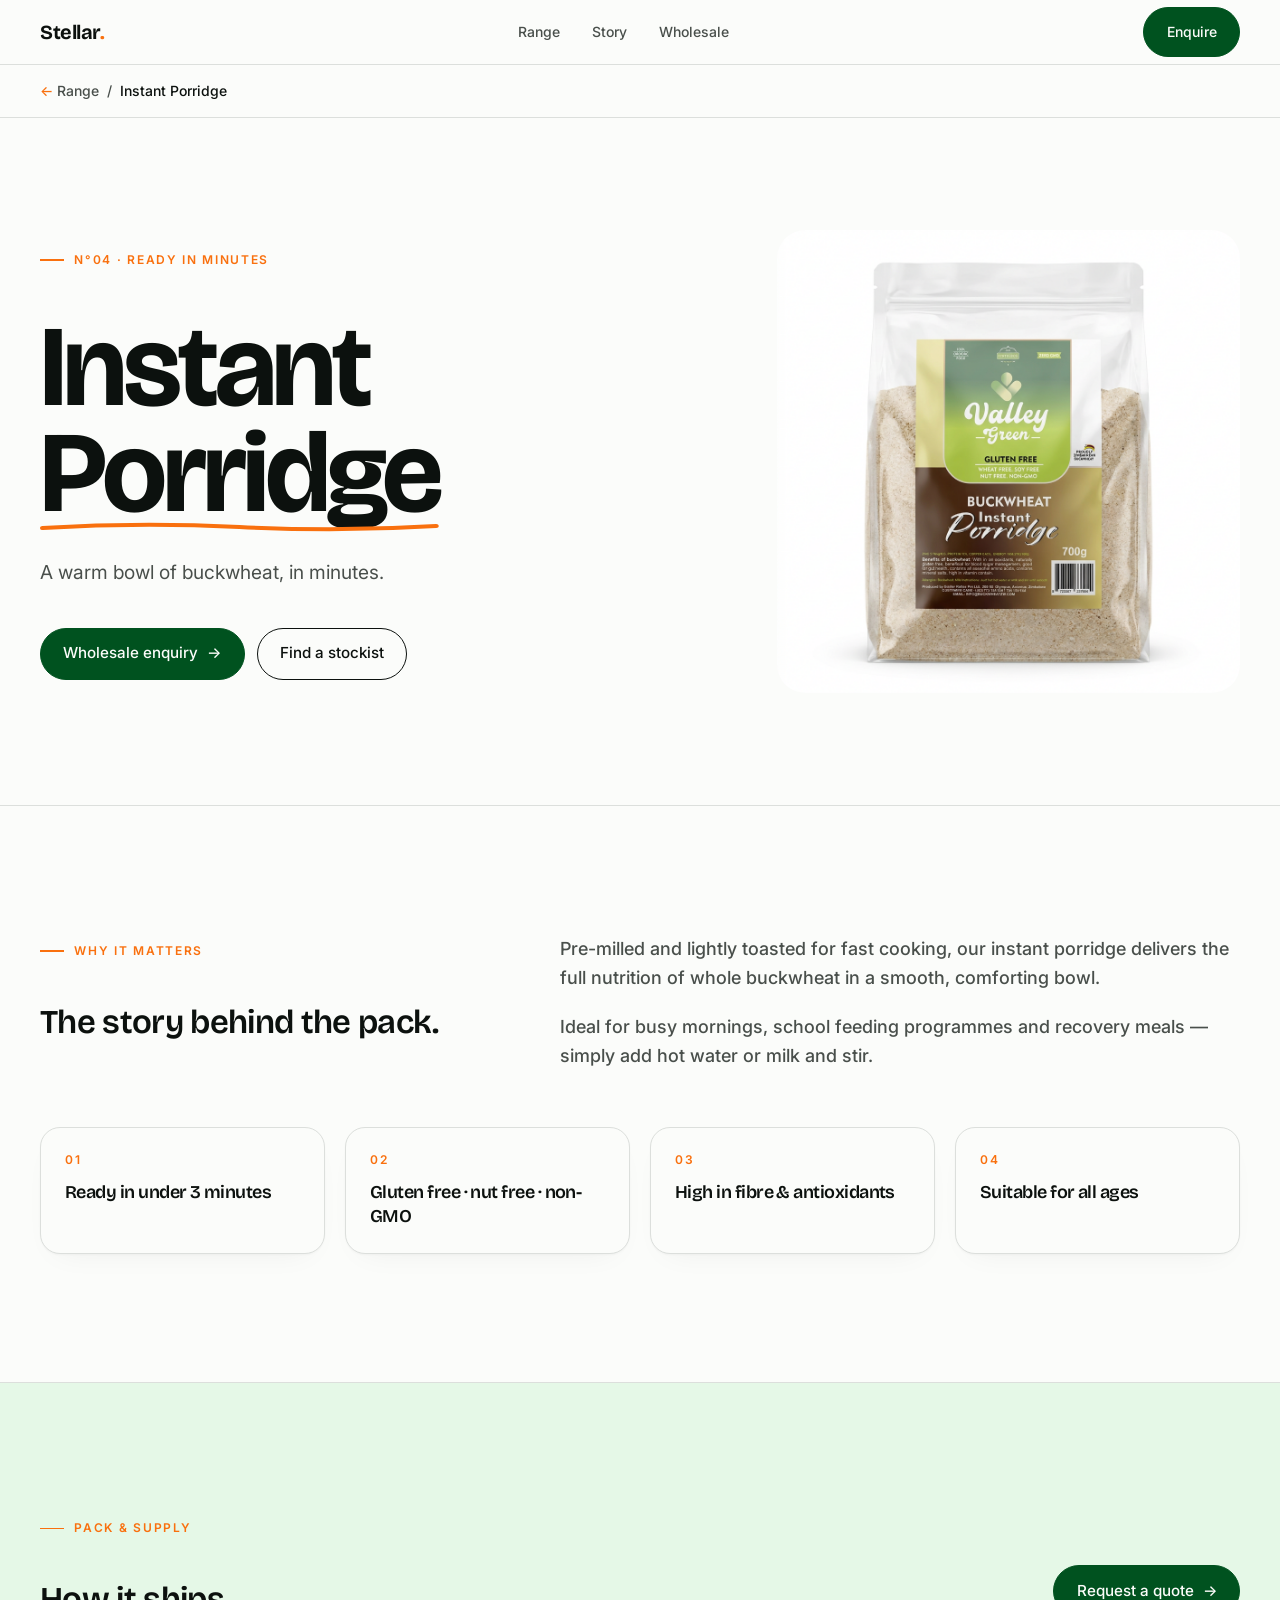
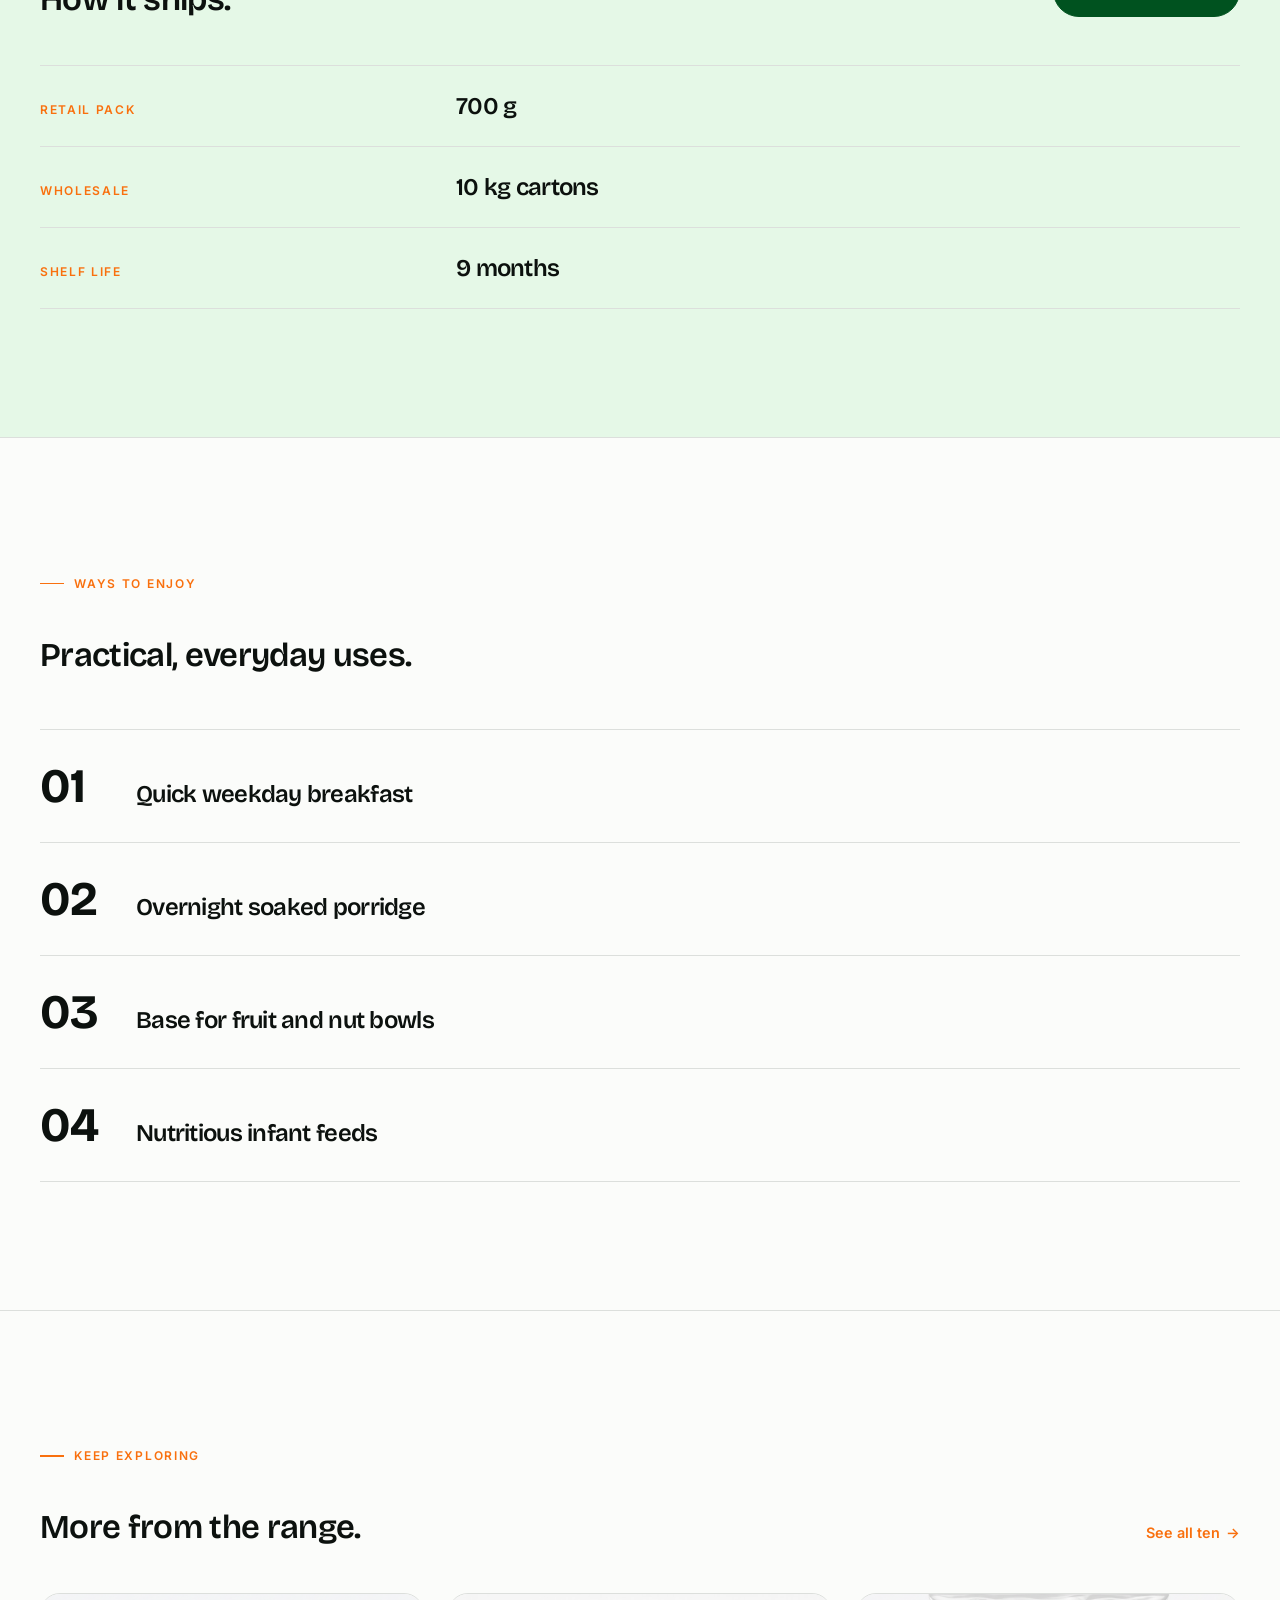
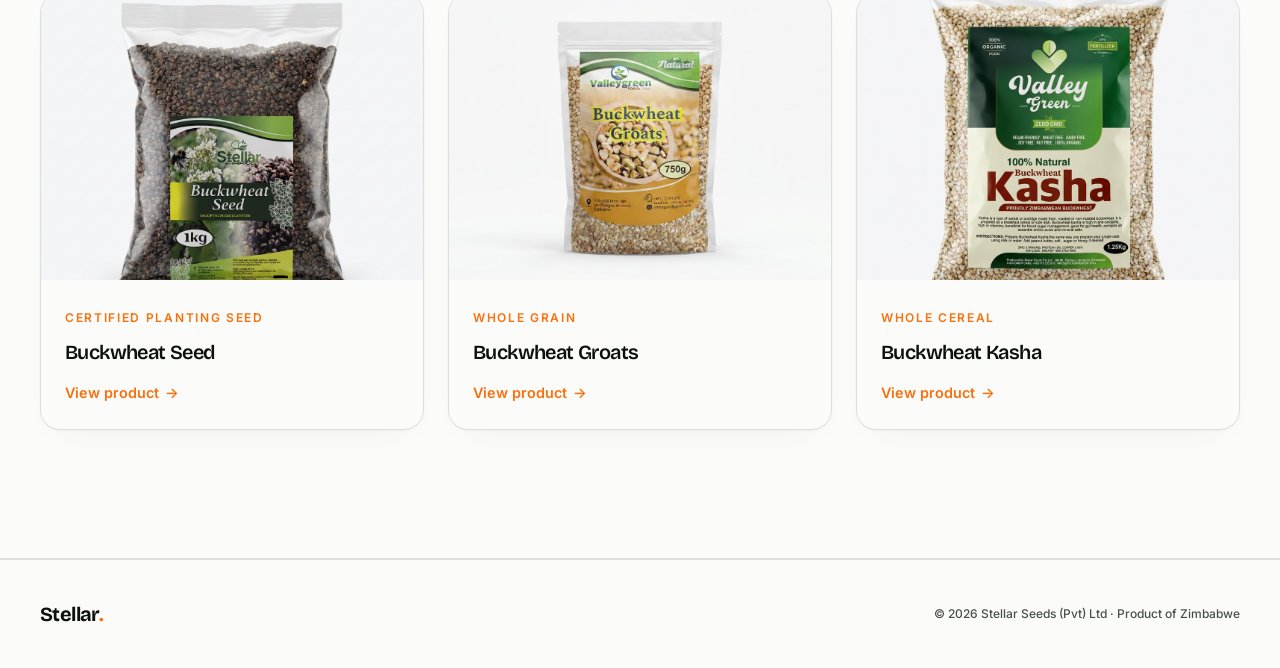
<file: products/instant-porridge/index.html>
<!DOCTYPE html><html lang="en"><head><meta charset="utf-8"><meta name="viewport" content="width=device-width, initial-scale=1"><link rel="preload" as="image" href="../../images/Instant_Porridge.png"><link rel="stylesheet" href="/assets/styles-yhXzxbYt.css" data-precedence="default"><link rel="stylesheet" href="https://fonts.googleapis.com/css2?family=Bricolage+Grotesque:opsz,wght@12..96,500;12..96,600;12..96,700&amp;family=Inter:wght@400;500;600&amp;display=swap" data-precedence="default"><title>Instant Porridge — Stellar Foods</title><meta name="author" content="Lovable"><meta property="og:type" content="website"><meta name="twitter:card" content="summary"><meta name="twitter:site" content="@Lovable"><meta name="twitter:title" content="Stellar Foods — Zimbabwean Buckwheat, Done Properly"><meta name="twitter:description" content="Single-origin buckwheat from the Zimbabwean highlands. Ten products — seed, groats, kasha, porridge, meal, meal blend, flour, tea, honey and peanut butter — grown, milled and packed on one family farm."><meta name="description" content="A fast-cooking, nutrient-dense breakfast cereal. Gluten-free, high in fibre, with a smooth nutty finish."><meta property="og:title" content="Instant Porridge — Stellar Foods"><meta property="og:description" content="A fast-cooking, nutrient-dense breakfast cereal. Gluten-free, high in fibre, with a smooth nutty finish."><meta property="og:image" content="../../images/Instant_Porridge.png"><meta name="twitter:image" content="../../images/Instant_Porridge.png"><link rel="modulepreload" href="/assets/index-C9V3UF_f.js"><link rel="modulepreload" href="/assets/products._slug-CpAsZiPK.js"><link rel="modulepreload" href="/assets/products._slug-C87T051U.js"><link rel="modulepreload" href="/assets/products._slug-D6e1HY7u.js"><link rel="preconnect" href="https://fonts.googleapis.com"><link rel="preconnect" href="https://fonts.gstatic.com" crossorigin="anonymous"></head><body><!--$--><!--$--><div class="min-h-screen bg-canvas text-ink"><header class="sticky top-0 z-40 bg-canvas/90 backdrop-blur border-b border-line"><div class="mx-auto max-w-[1280px] px-6 lg:px-10 h-16 flex items-center justify-between"><a href="/" class="font-display font-bold text-xl tracking-tight text-ink">Stellar<span class="text-ember">.</span></a><nav class="hidden md:flex items-center gap-8 text-sm text-ink-soft"><a href="/#range" class="hover:text-ink transition-colors">Range</a><a href="/#story" class="hover:text-ink transition-colors">Story</a><a href="/#wholesale" class="hover:text-ink transition-colors">Wholesale</a></nav><a href="mailto:stellarfoods25@gmail.com?subject=Wholesale%20%E2%80%94%20Instant%20Porridge&amp;body=Hi%20Stellar%20Foods%2C%0A%0AI'd%20like%20wholesale%20pricing%20for%20Instant%20Porridge.%0A%0AQuantity%3A%0ALocation%3A%0AName%3A%0A%0AThanks!" class="btn-primary text-sm">Enquire</a></div></header><div class="border-b border-line"><div class="mx-auto max-w-[1280px] px-6 lg:px-10 py-4 text-sm text-ink-soft flex items-center gap-2"><a href="/#range" class="hover:text-ember transition-colors inline-flex items-center gap-1"><span class="text-ember" aria-hidden="true">←</span> Range</a><span aria-hidden="true">/</span><span class="text-ink">Instant Porridge</span></div></div><section class="border-b border-line"><div class="mx-auto max-w-[1280px] px-6 lg:px-10 py-20 lg:py-28 grid lg:grid-cols-12 gap-12 lg:gap-16 items-center"><div class="lg:col-span-7"><span class="h-eyebrow rule-eyebrow mb-6">N°<!-- -->04<!-- --> · <!-- -->Ready in minutes</span><h1 class="h-display mt-6 text-ink">Instant<!-- --> <span class="relative inline-block">Porridge<svg class="absolute -bottom-2 left-0 w-full" height="14" viewBox="0 0 300 14" fill="none" preserveAspectRatio="none"><path d="M2 8 Q 75 2, 150 7 T 298 6" stroke="var(--ember)" stroke-width="4" stroke-linecap="round" fill="none"></path></svg></span></h1><p class="lead mt-8 max-w-xl">A warm bowl of buckwheat, in minutes.</p><div class="mt-10 flex flex-wrap gap-3"><a href="mailto:stellarfoods25@gmail.com?subject=Wholesale%20%E2%80%94%20Instant%20Porridge&amp;body=Hi%20Stellar%20Foods%2C%0A%0AI'd%20like%20wholesale%20pricing%20for%20Instant%20Porridge.%0A%0AQuantity%3A%0ALocation%3A%0AName%3A%0A%0AThanks!" class="btn-primary">Wholesale enquiry <span aria-hidden="true">→</span></a><a href="/#range" class="btn-ghost">Find a stockist</a></div></div><div class="lg:col-span-5"><div class="rounded-3xl overflow-hidden bg-fresh-tint aspect-square"><img src="../../images/Instant_Porridge.png" alt="Instant Porridge" class="h-full w-full object-cover"></div></div></div></section><section class="border-b border-line"><div class="mx-auto max-w-[1280px] px-6 lg:px-10 py-24 lg:py-32"><div class="grid lg:grid-cols-12 gap-12 items-start mb-14"><div class="lg:col-span-5"><span class="h-eyebrow rule-eyebrow mb-6">Why it matters</span><h2 class="h-sub mt-6">The story behind the pack.</h2></div><div class="lg:col-span-7 space-y-5 text-ink-soft text-lg leading-relaxed"><p>Pre-milled and lightly toasted for fast cooking, our instant porridge delivers the full nutrition of whole buckwheat in a smooth, comforting bowl.</p><p>Ideal for busy mornings, school feeding programmes and recovery meals — simply add hot water or milk and stir.</p></div></div><div class="grid md:grid-cols-2 lg:grid-cols-4 gap-5"><div class="soft-card p-6"><div class="text-xs font-semibold tracking-[0.14em] text-ember">01</div><div class="font-display font-semibold text-lg mt-3 text-ink leading-snug">Ready in under 3 minutes</div></div><div class="soft-card p-6"><div class="text-xs font-semibold tracking-[0.14em] text-ember">02</div><div class="font-display font-semibold text-lg mt-3 text-ink leading-snug">Gluten free · nut free · non-GMO</div></div><div class="soft-card p-6"><div class="text-xs font-semibold tracking-[0.14em] text-ember">03</div><div class="font-display font-semibold text-lg mt-3 text-ink leading-snug">High in fibre &amp; antioxidants</div></div><div class="soft-card p-6"><div class="text-xs font-semibold tracking-[0.14em] text-ember">04</div><div class="font-display font-semibold text-lg mt-3 text-ink leading-snug">Suitable for all ages</div></div></div></div></section><section class="bg-fresh-tint border-b border-line"><div class="mx-auto max-w-[1280px] px-6 lg:px-10 py-24 lg:py-32"><div class="grid lg:grid-cols-12 gap-12 items-end mb-12"><div class="lg:col-span-8"><span class="h-eyebrow rule-eyebrow mb-6">Pack &amp; supply</span><h2 class="h-sub mt-6">How it ships.</h2></div><div class="lg:col-span-4 lg:text-right"><a href="mailto:stellarfoods25@gmail.com?subject=Wholesale%20%E2%80%94%20Instant%20Porridge&amp;body=Hi%20Stellar%20Foods%2C%0A%0AI'd%20like%20wholesale%20pricing%20for%20Instant%20Porridge.%0A%0AQuantity%3A%0ALocation%3A%0AName%3A%0A%0AThanks!" class="btn-primary">Request a quote <span aria-hidden="true">→</span></a></div></div><div class="border-y border-line divide-y divide-line"><div class="grid grid-cols-[1fr_2fr] gap-6 py-6 items-baseline"><div class="text-xs uppercase tracking-[0.14em] text-ember font-semibold">Retail pack</div><div class="font-display font-semibold text-xl md:text-2xl text-ink">700 g</div></div><div class="grid grid-cols-[1fr_2fr] gap-6 py-6 items-baseline"><div class="text-xs uppercase tracking-[0.14em] text-ember font-semibold">Wholesale</div><div class="font-display font-semibold text-xl md:text-2xl text-ink">10 kg cartons</div></div><div class="grid grid-cols-[1fr_2fr] gap-6 py-6 items-baseline"><div class="text-xs uppercase tracking-[0.14em] text-ember font-semibold">Shelf life</div><div class="font-display font-semibold text-xl md:text-2xl text-ink">9 months</div></div></div></div></section><section class="border-b border-line"><div class="mx-auto max-w-[1280px] px-6 lg:px-10 py-24 lg:py-32"><span class="h-eyebrow rule-eyebrow mb-6">Ways to enjoy</span><h2 class="h-sub mt-6 max-w-2xl">Practical, everyday uses.</h2><div class="mt-14 border-t border-line"><div class="grid grid-cols-[auto_1fr] gap-8 items-baseline py-8 border-b border-line"><div class="font-display font-bold text-4xl md:text-5xl text-ink leading-none w-16">01</div><div class="font-display font-semibold text-xl md:text-2xl text-ink">Quick weekday breakfast</div></div><div class="grid grid-cols-[auto_1fr] gap-8 items-baseline py-8 border-b border-line"><div class="font-display font-bold text-4xl md:text-5xl text-ink leading-none w-16">02</div><div class="font-display font-semibold text-xl md:text-2xl text-ink">Overnight soaked porridge</div></div><div class="grid grid-cols-[auto_1fr] gap-8 items-baseline py-8 border-b border-line"><div class="font-display font-bold text-4xl md:text-5xl text-ink leading-none w-16">03</div><div class="font-display font-semibold text-xl md:text-2xl text-ink">Base for fruit and nut bowls</div></div><div class="grid grid-cols-[auto_1fr] gap-8 items-baseline py-8 border-b border-line"><div class="font-display font-bold text-4xl md:text-5xl text-ink leading-none w-16">04</div><div class="font-display font-semibold text-xl md:text-2xl text-ink">Nutritious infant feeds</div></div></div></div></section><section class="border-b border-line"><div class="mx-auto max-w-[1280px] px-6 lg:px-10 py-24 lg:py-32"><div class="flex flex-wrap items-end justify-between gap-6 mb-12"><div><span class="h-eyebrow rule-eyebrow mb-6">Keep exploring</span><h2 class="h-sub mt-6">More from the range.</h2></div><a href="/#range" class="btn-link">See all ten <span aria-hidden="true">→</span></a></div><div class="grid sm:grid-cols-3 gap-6"><a href="/products/buckwheat-seed" class="soft-card block overflow-hidden group"><div class="aspect-[4/3] overflow-hidden bg-fresh-tint"><img src="../../images/Buckwheat_Seed.png" alt="Buckwheat Seed" class="h-full w-full object-cover transition-transform duration-500 group-hover:scale-105" loading="lazy"></div><div class="p-6"><span class="text-xs font-semibold tracking-[0.14em] uppercase text-ember">Certified planting seed</span><h3 class="font-display font-semibold text-xl mt-2 text-ink">Buckwheat Seed</h3><span class="btn-link mt-4">View product <span aria-hidden="true">→</span></span></div></a><a href="/products/buckwheat-groats" class="soft-card block overflow-hidden group"><div class="aspect-[4/3] overflow-hidden bg-fresh-tint"><img src="../../images/Buckwheat_Groats.png" alt="Buckwheat Groats" class="h-full w-full object-cover transition-transform duration-500 group-hover:scale-105" loading="lazy"></div><div class="p-6"><span class="text-xs font-semibold tracking-[0.14em] uppercase text-ember">Whole grain</span><h3 class="font-display font-semibold text-xl mt-2 text-ink">Buckwheat Groats</h3><span class="btn-link mt-4">View product <span aria-hidden="true">→</span></span></div></a><a href="/products/buckwheat-kasha" class="soft-card block overflow-hidden group"><div class="aspect-[4/3] overflow-hidden bg-fresh-tint"><img src="../../images/Buckwheat_Kasha.png" alt="Buckwheat Kasha" class="h-full w-full object-cover transition-transform duration-500 group-hover:scale-105" loading="lazy"></div><div class="p-6"><span class="text-xs font-semibold tracking-[0.14em] uppercase text-ember">Whole cereal</span><h3 class="font-display font-semibold text-xl mt-2 text-ink">Buckwheat Kasha</h3><span class="btn-link mt-4">View product <span aria-hidden="true">→</span></span></div></a></div></div></section><footer class="bg-canvas"><div class="mx-auto max-w-[1280px] px-6 lg:px-10 py-10 flex flex-wrap items-center justify-between gap-4 border-t border-line"><div class="font-display font-bold text-xl text-ink">Stellar<span class="text-ember">.</span></div><div class="text-xs text-ink-soft">© <!-- -->2026<!-- --> Stellar Seeds (Pvt) Ltd · Product of Zimbabwe</div></div></footer></div><!--/$--><!--/$--></body></html>
</file>
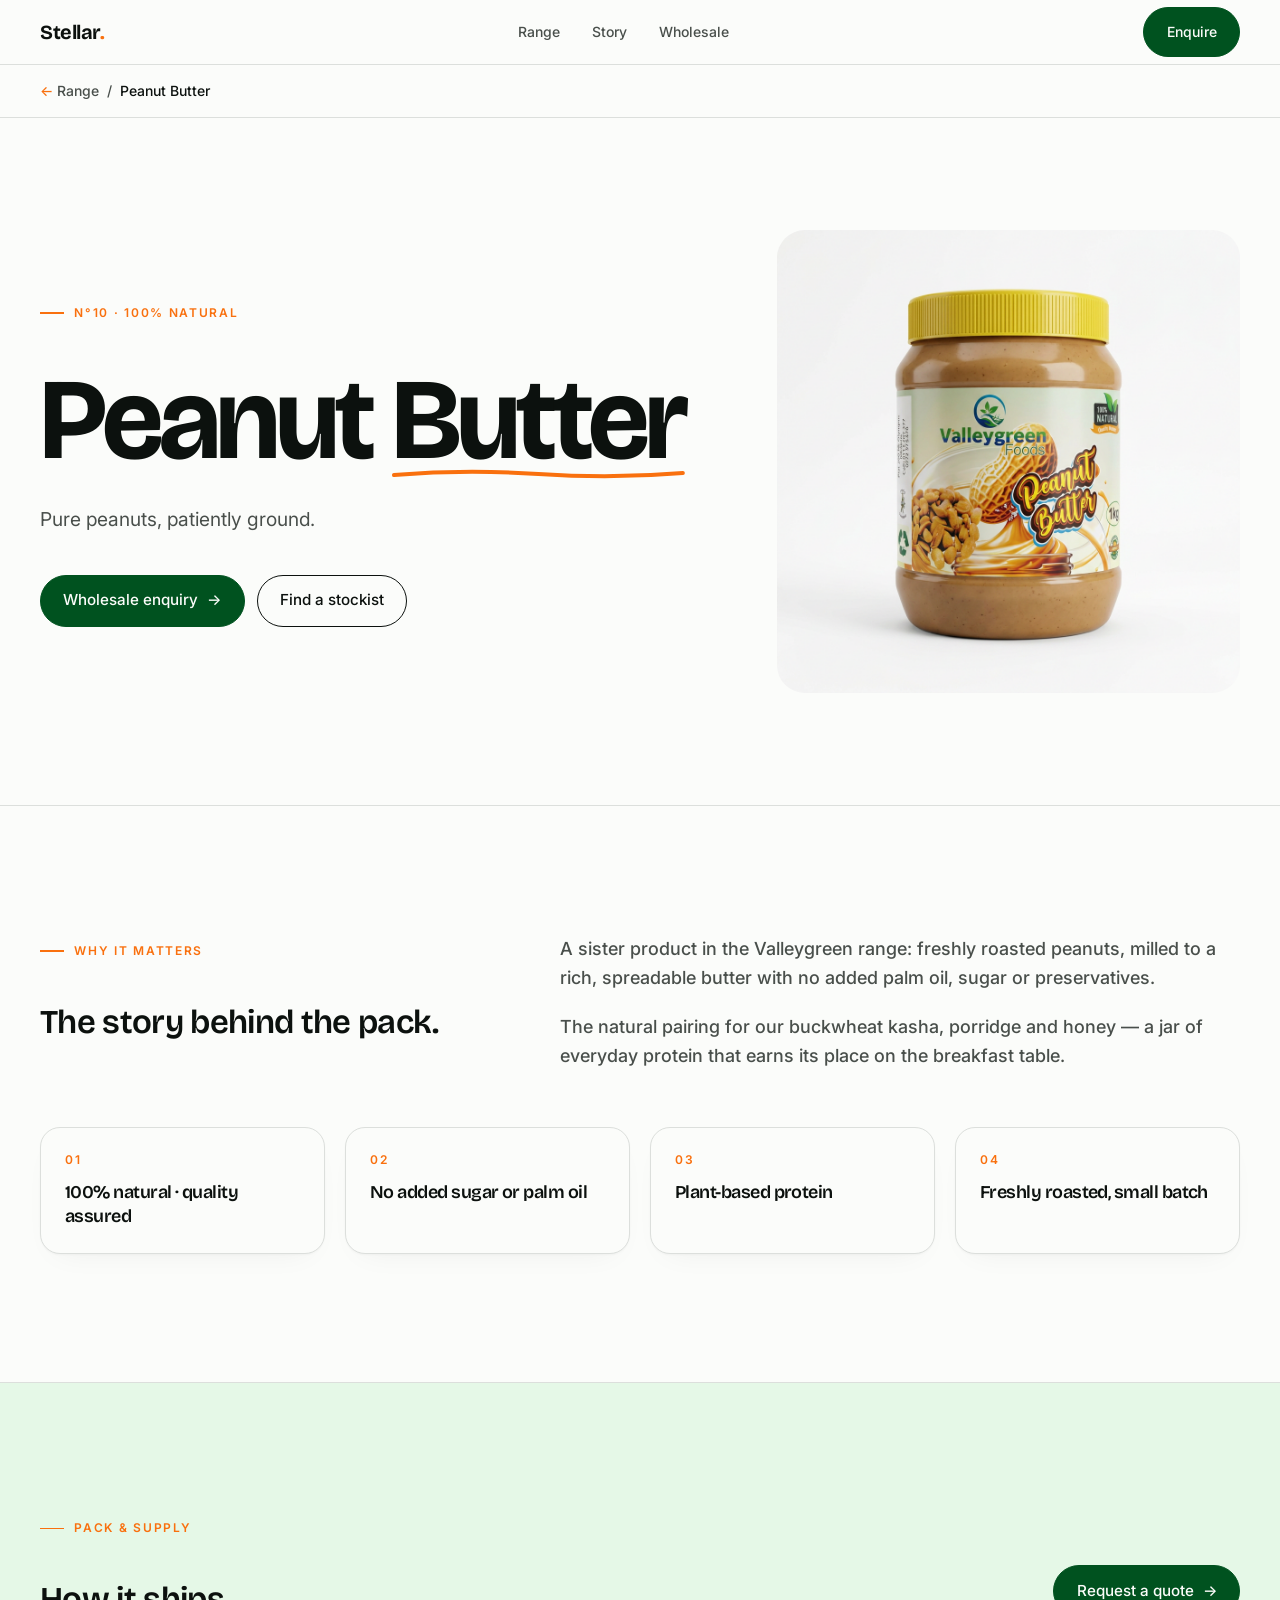
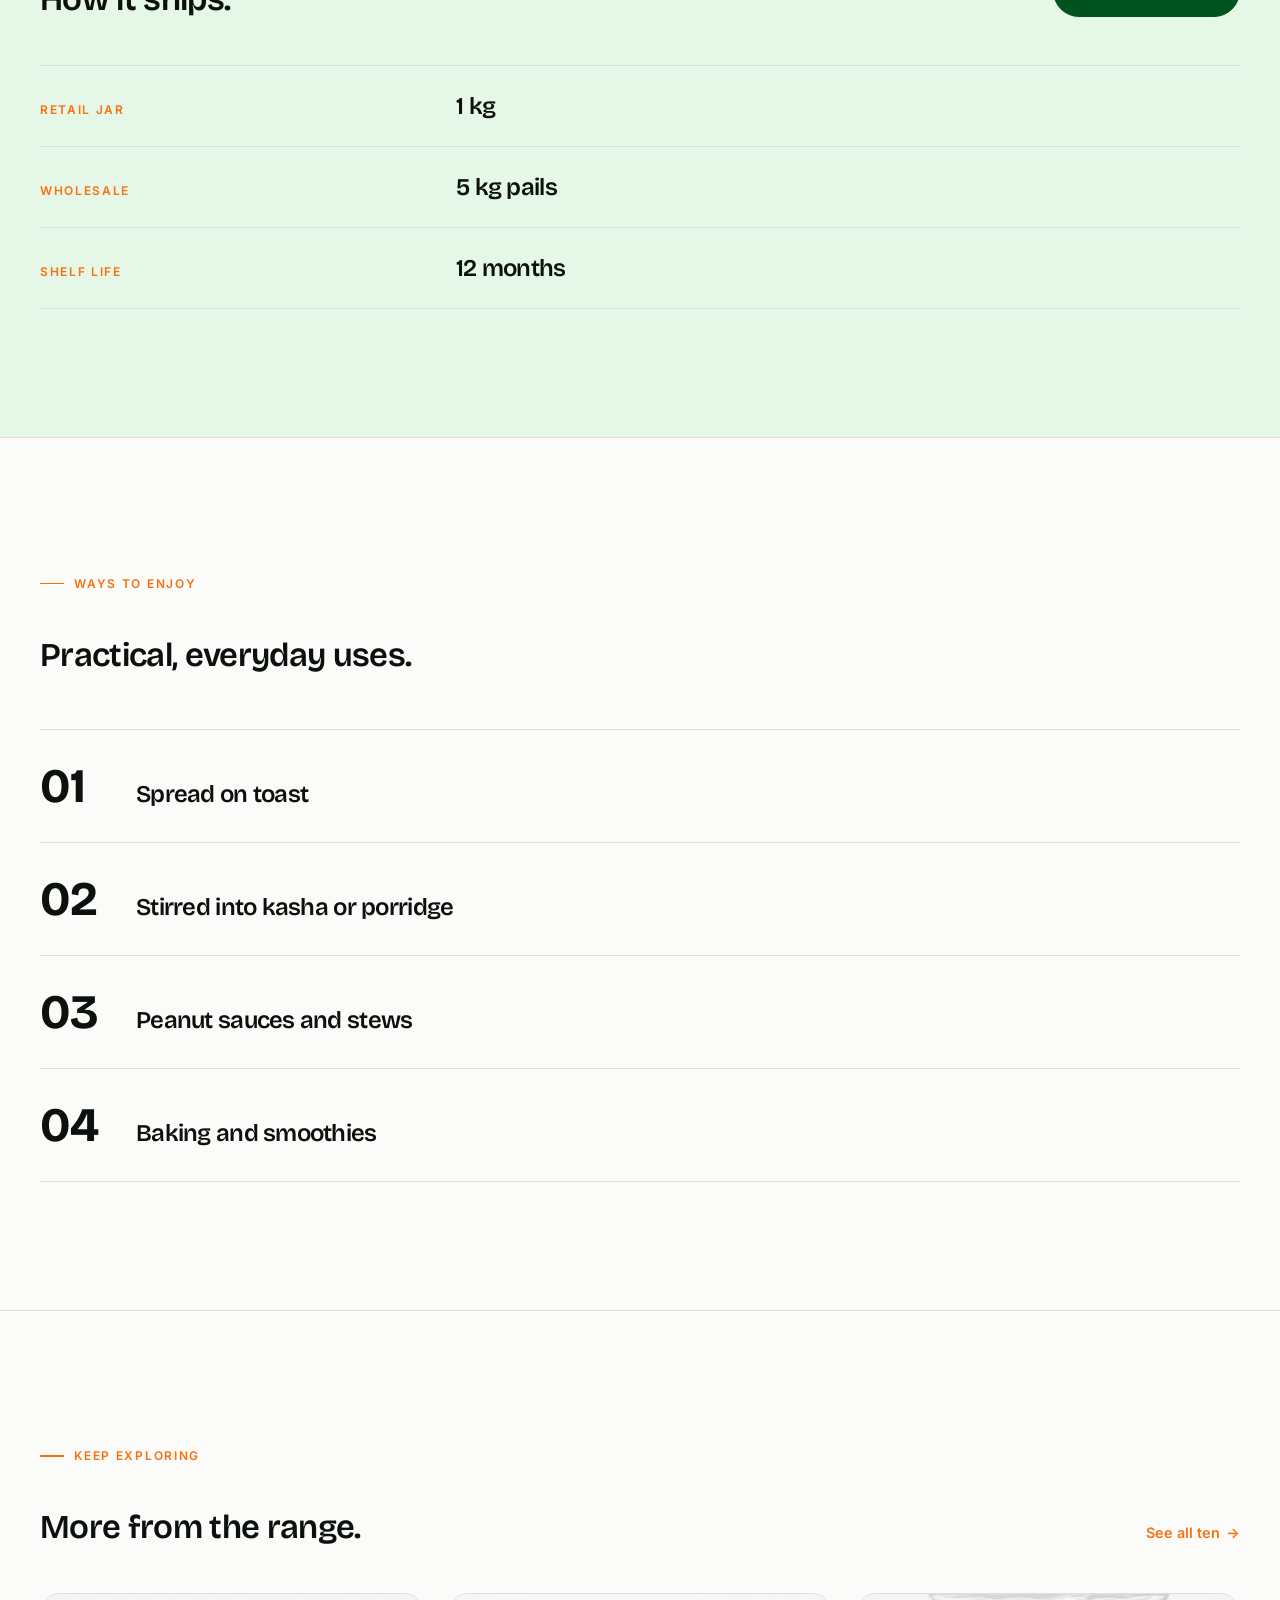
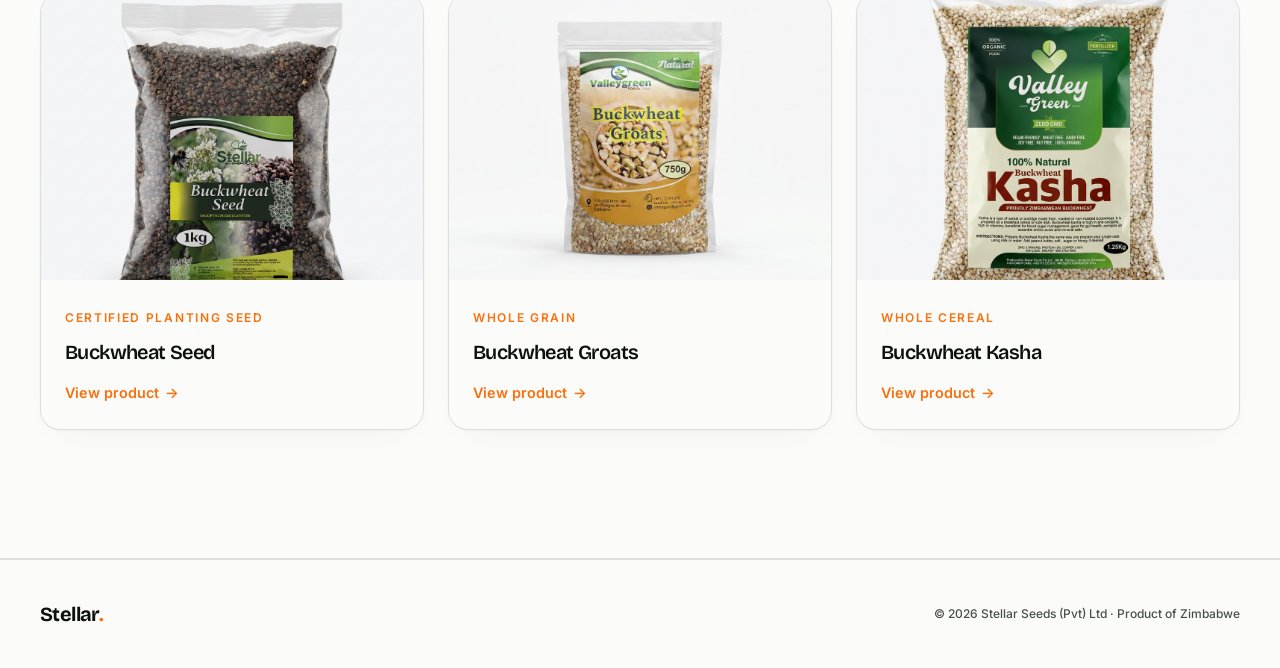
<file: products/peanut-butter/index.html>
<!DOCTYPE html><html lang="en"><head><meta charset="utf-8"><meta name="viewport" content="width=device-width, initial-scale=1"><link rel="preload" as="image" href="../../images/Buckwheat_Peanut_Butter.png"><link rel="stylesheet" href="/assets/styles-yhXzxbYt.css" data-precedence="default"><link rel="stylesheet" href="https://fonts.googleapis.com/css2?family=Bricolage+Grotesque:opsz,wght@12..96,500;12..96,600;12..96,700&amp;family=Inter:wght@400;500;600&amp;display=swap" data-precedence="default"><title>Peanut Butter — Stellar Foods</title><meta name="author" content="Lovable"><meta property="og:type" content="website"><meta name="twitter:card" content="summary"><meta name="twitter:site" content="@Lovable"><meta name="twitter:title" content="Stellar Foods — Zimbabwean Buckwheat, Done Properly"><meta name="twitter:description" content="Single-origin buckwheat from the Zimbabwean highlands. Ten products — seed, groats, kasha, porridge, meal, meal blend, flour, tea, honey and peanut butter — grown, milled and packed on one family farm."><meta name="description" content="A thick, creamy, 100% natural peanut butter from Valleygreen Foods — quality assured, nothing added."><meta property="og:title" content="Peanut Butter — Stellar Foods"><meta property="og:description" content="A thick, creamy, 100% natural peanut butter from Valleygreen Foods — quality assured, nothing added."><meta property="og:image" content="../../images/Buckwheat_Peanut_Butter.png"><meta name="twitter:image" content="../../images/Buckwheat_Peanut_Butter.png"><link rel="modulepreload" href="/assets/index-C9V3UF_f.js"><link rel="modulepreload" href="/assets/products._slug-CpAsZiPK.js"><link rel="modulepreload" href="/assets/products._slug-C87T051U.js"><link rel="modulepreload" href="/assets/products._slug-D6e1HY7u.js"><link rel="preconnect" href="https://fonts.googleapis.com"><link rel="preconnect" href="https://fonts.gstatic.com" crossorigin="anonymous"></head><body><!--$--><!--$--><div class="min-h-screen bg-canvas text-ink"><header class="sticky top-0 z-40 bg-canvas/90 backdrop-blur border-b border-line"><div class="mx-auto max-w-[1280px] px-6 lg:px-10 h-16 flex items-center justify-between"><a href="/" class="font-display font-bold text-xl tracking-tight text-ink">Stellar<span class="text-ember">.</span></a><nav class="hidden md:flex items-center gap-8 text-sm text-ink-soft"><a href="/#range" class="hover:text-ink transition-colors">Range</a><a href="/#story" class="hover:text-ink transition-colors">Story</a><a href="/#wholesale" class="hover:text-ink transition-colors">Wholesale</a></nav><a href="mailto:stellarfoods25@gmail.com?subject=Wholesale%20%E2%80%94%20Peanut%20Butter&amp;body=Hi%20Stellar%20Foods%2C%0A%0AI'd%20like%20wholesale%20pricing%20for%20Peanut%20Butter.%0A%0AQuantity%3A%0ALocation%3A%0AName%3A%0A%0AThanks!" class="btn-primary text-sm">Enquire</a></div></header><div class="border-b border-line"><div class="mx-auto max-w-[1280px] px-6 lg:px-10 py-4 text-sm text-ink-soft flex items-center gap-2"><a href="/#range" class="hover:text-ember transition-colors inline-flex items-center gap-1"><span class="text-ember" aria-hidden="true">←</span> Range</a><span aria-hidden="true">/</span><span class="text-ink">Peanut Butter</span></div></div><section class="border-b border-line"><div class="mx-auto max-w-[1280px] px-6 lg:px-10 py-20 lg:py-28 grid lg:grid-cols-12 gap-12 lg:gap-16 items-center"><div class="lg:col-span-7"><span class="h-eyebrow rule-eyebrow mb-6">N°<!-- -->10<!-- --> · <!-- -->100% natural</span><h1 class="h-display mt-6 text-ink">Peanut<!-- --> <span class="relative inline-block">Butter<svg class="absolute -bottom-2 left-0 w-full" height="14" viewBox="0 0 300 14" fill="none" preserveAspectRatio="none"><path d="M2 8 Q 75 2, 150 7 T 298 6" stroke="var(--ember)" stroke-width="4" stroke-linecap="round" fill="none"></path></svg></span></h1><p class="lead mt-8 max-w-xl">Pure peanuts, patiently ground.</p><div class="mt-10 flex flex-wrap gap-3"><a href="mailto:stellarfoods25@gmail.com?subject=Wholesale%20%E2%80%94%20Peanut%20Butter&amp;body=Hi%20Stellar%20Foods%2C%0A%0AI'd%20like%20wholesale%20pricing%20for%20Peanut%20Butter.%0A%0AQuantity%3A%0ALocation%3A%0AName%3A%0A%0AThanks!" class="btn-primary">Wholesale enquiry <span aria-hidden="true">→</span></a><a href="/#range" class="btn-ghost">Find a stockist</a></div></div><div class="lg:col-span-5"><div class="rounded-3xl overflow-hidden bg-fresh-tint aspect-square"><img src="../../images/Buckwheat_Peanut_Butter.png" alt="Peanut Butter" class="h-full w-full object-cover"></div></div></div></section><section class="border-b border-line"><div class="mx-auto max-w-[1280px] px-6 lg:px-10 py-24 lg:py-32"><div class="grid lg:grid-cols-12 gap-12 items-start mb-14"><div class="lg:col-span-5"><span class="h-eyebrow rule-eyebrow mb-6">Why it matters</span><h2 class="h-sub mt-6">The story behind the pack.</h2></div><div class="lg:col-span-7 space-y-5 text-ink-soft text-lg leading-relaxed"><p>A sister product in the Valleygreen range: freshly roasted peanuts, milled to a rich, spreadable butter with no added palm oil, sugar or preservatives.</p><p>The natural pairing for our buckwheat kasha, porridge and honey — a jar of everyday protein that earns its place on the breakfast table.</p></div></div><div class="grid md:grid-cols-2 lg:grid-cols-4 gap-5"><div class="soft-card p-6"><div class="text-xs font-semibold tracking-[0.14em] text-ember">01</div><div class="font-display font-semibold text-lg mt-3 text-ink leading-snug">100% natural · quality assured</div></div><div class="soft-card p-6"><div class="text-xs font-semibold tracking-[0.14em] text-ember">02</div><div class="font-display font-semibold text-lg mt-3 text-ink leading-snug">No added sugar or palm oil</div></div><div class="soft-card p-6"><div class="text-xs font-semibold tracking-[0.14em] text-ember">03</div><div class="font-display font-semibold text-lg mt-3 text-ink leading-snug">Plant-based protein</div></div><div class="soft-card p-6"><div class="text-xs font-semibold tracking-[0.14em] text-ember">04</div><div class="font-display font-semibold text-lg mt-3 text-ink leading-snug">Freshly roasted, small batch</div></div></div></div></section><section class="bg-fresh-tint border-b border-line"><div class="mx-auto max-w-[1280px] px-6 lg:px-10 py-24 lg:py-32"><div class="grid lg:grid-cols-12 gap-12 items-end mb-12"><div class="lg:col-span-8"><span class="h-eyebrow rule-eyebrow mb-6">Pack &amp; supply</span><h2 class="h-sub mt-6">How it ships.</h2></div><div class="lg:col-span-4 lg:text-right"><a href="mailto:stellarfoods25@gmail.com?subject=Wholesale%20%E2%80%94%20Peanut%20Butter&amp;body=Hi%20Stellar%20Foods%2C%0A%0AI'd%20like%20wholesale%20pricing%20for%20Peanut%20Butter.%0A%0AQuantity%3A%0ALocation%3A%0AName%3A%0A%0AThanks!" class="btn-primary">Request a quote <span aria-hidden="true">→</span></a></div></div><div class="border-y border-line divide-y divide-line"><div class="grid grid-cols-[1fr_2fr] gap-6 py-6 items-baseline"><div class="text-xs uppercase tracking-[0.14em] text-ember font-semibold">Retail jar</div><div class="font-display font-semibold text-xl md:text-2xl text-ink">1 kg</div></div><div class="grid grid-cols-[1fr_2fr] gap-6 py-6 items-baseline"><div class="text-xs uppercase tracking-[0.14em] text-ember font-semibold">Wholesale</div><div class="font-display font-semibold text-xl md:text-2xl text-ink">5 kg pails</div></div><div class="grid grid-cols-[1fr_2fr] gap-6 py-6 items-baseline"><div class="text-xs uppercase tracking-[0.14em] text-ember font-semibold">Shelf life</div><div class="font-display font-semibold text-xl md:text-2xl text-ink">12 months</div></div></div></div></section><section class="border-b border-line"><div class="mx-auto max-w-[1280px] px-6 lg:px-10 py-24 lg:py-32"><span class="h-eyebrow rule-eyebrow mb-6">Ways to enjoy</span><h2 class="h-sub mt-6 max-w-2xl">Practical, everyday uses.</h2><div class="mt-14 border-t border-line"><div class="grid grid-cols-[auto_1fr] gap-8 items-baseline py-8 border-b border-line"><div class="font-display font-bold text-4xl md:text-5xl text-ink leading-none w-16">01</div><div class="font-display font-semibold text-xl md:text-2xl text-ink">Spread on toast</div></div><div class="grid grid-cols-[auto_1fr] gap-8 items-baseline py-8 border-b border-line"><div class="font-display font-bold text-4xl md:text-5xl text-ink leading-none w-16">02</div><div class="font-display font-semibold text-xl md:text-2xl text-ink">Stirred into kasha or porridge</div></div><div class="grid grid-cols-[auto_1fr] gap-8 items-baseline py-8 border-b border-line"><div class="font-display font-bold text-4xl md:text-5xl text-ink leading-none w-16">03</div><div class="font-display font-semibold text-xl md:text-2xl text-ink">Peanut sauces and stews</div></div><div class="grid grid-cols-[auto_1fr] gap-8 items-baseline py-8 border-b border-line"><div class="font-display font-bold text-4xl md:text-5xl text-ink leading-none w-16">04</div><div class="font-display font-semibold text-xl md:text-2xl text-ink">Baking and smoothies</div></div></div></div></section><section class="border-b border-line"><div class="mx-auto max-w-[1280px] px-6 lg:px-10 py-24 lg:py-32"><div class="flex flex-wrap items-end justify-between gap-6 mb-12"><div><span class="h-eyebrow rule-eyebrow mb-6">Keep exploring</span><h2 class="h-sub mt-6">More from the range.</h2></div><a href="/#range" class="btn-link">See all ten <span aria-hidden="true">→</span></a></div><div class="grid sm:grid-cols-3 gap-6"><a href="/products/buckwheat-seed" class="soft-card block overflow-hidden group"><div class="aspect-[4/3] overflow-hidden bg-fresh-tint"><img src="../../images/Buckwheat_Seed.png" alt="Buckwheat Seed" class="h-full w-full object-cover transition-transform duration-500 group-hover:scale-105" loading="lazy"></div><div class="p-6"><span class="text-xs font-semibold tracking-[0.14em] uppercase text-ember">Certified planting seed</span><h3 class="font-display font-semibold text-xl mt-2 text-ink">Buckwheat Seed</h3><span class="btn-link mt-4">View product <span aria-hidden="true">→</span></span></div></a><a href="/products/buckwheat-groats" class="soft-card block overflow-hidden group"><div class="aspect-[4/3] overflow-hidden bg-fresh-tint"><img src="../../images/Buckwheat_Groats.png" alt="Buckwheat Groats" class="h-full w-full object-cover transition-transform duration-500 group-hover:scale-105" loading="lazy"></div><div class="p-6"><span class="text-xs font-semibold tracking-[0.14em] uppercase text-ember">Whole grain</span><h3 class="font-display font-semibold text-xl mt-2 text-ink">Buckwheat Groats</h3><span class="btn-link mt-4">View product <span aria-hidden="true">→</span></span></div></a><a href="/products/buckwheat-kasha" class="soft-card block overflow-hidden group"><div class="aspect-[4/3] overflow-hidden bg-fresh-tint"><img src="../../images/Buckwheat_Kasha.png" alt="Buckwheat Kasha" class="h-full w-full object-cover transition-transform duration-500 group-hover:scale-105" loading="lazy"></div><div class="p-6"><span class="text-xs font-semibold tracking-[0.14em] uppercase text-ember">Whole cereal</span><h3 class="font-display font-semibold text-xl mt-2 text-ink">Buckwheat Kasha</h3><span class="btn-link mt-4">View product <span aria-hidden="true">→</span></span></div></a></div></div></section><footer class="bg-canvas"><div class="mx-auto max-w-[1280px] px-6 lg:px-10 py-10 flex flex-wrap items-center justify-between gap-4 border-t border-line"><div class="font-display font-bold text-xl text-ink">Stellar<span class="text-ember">.</span></div><div class="text-xs text-ink-soft">© <!-- -->2026<!-- --> Stellar Seeds (Pvt) Ltd · Product of Zimbabwe</div></div></footer></div><!--/$--><!--/$--></body></html>
</file>
<file: assets/styles-yhXzxbYt.css>
@layer properties{@supports (((-webkit-hyphens:none)) and (not (margin-trim:inline))) or ((-moz-orient:inline) and (not (color:rgb(from red r g b)))){*,:before,:after,::backdrop{--tw-animation-delay:0s;--tw-animation-direction:normal;--tw-animation-duration:initial;--tw-animation-fill-mode:none;--tw-animation-iteration-count:1;--tw-enter-blur:0;--tw-enter-opacity:1;--tw-enter-rotate:0;--tw-enter-scale:1;--tw-enter-translate-x:0;--tw-enter-translate-y:0;--tw-exit-blur:0;--tw-exit-opacity:1;--tw-exit-rotate:0;--tw-exit-scale:1;--tw-exit-translate-x:0;--tw-exit-translate-y:0;--tw-translate-x:0;--tw-translate-y:0;--tw-translate-z:0;--tw-rotate-x:initial;--tw-rotate-y:initial;--tw-rotate-z:initial;--tw-skew-x:initial;--tw-skew-y:initial;--tw-space-y-reverse:0;--tw-space-x-reverse:0;--tw-divide-x-reverse:0;--tw-border-style:solid;--tw-divide-y-reverse:0;--tw-leading:initial;--tw-font-weight:initial;--tw-tracking:initial;--tw-ordinal:initial;--tw-slashed-zero:initial;--tw-numeric-figure:initial;--tw-numeric-spacing:initial;--tw-numeric-fraction:initial;--tw-shadow:0 0 #0000;--tw-shadow-color:initial;--tw-shadow-alpha:100%;--tw-inset-shadow:0 0 #0000;--tw-inset-shadow-color:initial;--tw-inset-shadow-alpha:100%;--tw-ring-color:initial;--tw-ring-shadow:0 0 #0000;--tw-inset-ring-color:initial;--tw-inset-ring-shadow:0 0 #0000;--tw-ring-inset:initial;--tw-ring-offset-width:0px;--tw-ring-offset-color:#fff;--tw-ring-offset-shadow:0 0 #0000;--tw-outline-style:solid;--tw-backdrop-blur:initial;--tw-backdrop-brightness:initial;--tw-backdrop-contrast:initial;--tw-backdrop-grayscale:initial;--tw-backdrop-hue-rotate:initial;--tw-backdrop-invert:initial;--tw-backdrop-opacity:initial;--tw-backdrop-saturate:initial;--tw-backdrop-sepia:initial;--tw-duration:initial;--tw-ease:initial;--tw-scale-x:1;--tw-scale-y:1;--tw-scale-z:1;--tw-content:""}}}@property --tw-animation-delay{syntax:"*";inherits:false;initial-value:0s}@property --tw-animation-direction{syntax:"*";inherits:false;initial-value:normal}@property --tw-animation-duration{syntax:"*";inherits:false}@property --tw-animation-fill-mode{syntax:"*";inherits:false;initial-value:none}@property --tw-animation-iteration-count{syntax:"*";inherits:false;initial-value:1}@property --tw-enter-blur{syntax:"*";inherits:false;initial-value:0}@property --tw-enter-opacity{syntax:"*";inherits:false;initial-value:1}@property --tw-enter-rotate{syntax:"*";inherits:false;initial-value:0}@property --tw-enter-scale{syntax:"*";inherits:false;initial-value:1}@property --tw-enter-translate-x{syntax:"*";inherits:false;initial-value:0}@property --tw-enter-translate-y{syntax:"*";inherits:false;initial-value:0}@property --tw-exit-blur{syntax:"*";inherits:false;initial-value:0}@property --tw-exit-opacity{syntax:"*";inherits:false;initial-value:1}@property --tw-exit-rotate{syntax:"*";inherits:false;initial-value:0}@property --tw-exit-scale{syntax:"*";inherits:false;initial-value:1}@property --tw-exit-translate-x{syntax:"*";inherits:false;initial-value:0}@property --tw-exit-translate-y{syntax:"*";inherits:false;initial-value:0}:root,:host{--font-sans:"Inter", ui-sans-serif, system-ui, sans-serif;--font-mono:ui-monospace, SFMono-Regular, Menlo, Monaco, Consolas, "Liberation Mono", "Courier New", monospace;--color-black:#000;--spacing:.25rem;--container-sm:24rem;--container-md:28rem;--container-lg:32rem;--container-xl:36rem;--container-2xl:42rem;--text-xs:.75rem;--text-xs--line-height:calc(1 / .75);--text-sm:.875rem;--text-sm--line-height:calc(1.25 / .875);--text-base:1rem;--text-base--line-height: 1.5 ;--text-lg:1.125rem;--text-lg--line-height:calc(1.75 / 1.125);--text-xl:1.25rem;--text-xl--line-height:calc(1.75 / 1.25);--text-2xl:1.5rem;--text-2xl--line-height:calc(2 / 1.5);--text-4xl:2.25rem;--text-4xl--line-height:calc(2.5 / 2.25);--text-5xl:3rem;--text-5xl--line-height:1;--text-6xl:3.75rem;--text-6xl--line-height:1;--text-7xl:4.5rem;--text-7xl--line-height:1;--font-weight-normal:400;--font-weight-medium:500;--font-weight-semibold:600;--font-weight-bold:700;--tracking-tight:-.025em;--tracking-widest:.1em;--leading-snug:1.375;--leading-relaxed:1.625;--ease-in-out:cubic-bezier(.4, 0, .2, 1);--animate-pulse:pulse 2s cubic-bezier(.4, 0, .6, 1) infinite;--aspect-video:16 / 9;--default-transition-duration:.15s;--default-transition-timing-function:cubic-bezier(.4, 0, .2, 1);--default-font-family:"Inter", ui-sans-serif, system-ui, sans-serif;--default-mono-font-family:var(--font-mono);--color-background:var(--background);--color-foreground:var(--foreground);--color-border:var(--border);--font-display:"Bricolage Grotesque", ui-sans-serif, system-ui, sans-serif}@layer theme;@layer base{*,:after,:before,::backdrop{box-sizing:border-box;border:0 solid;margin:0;padding:0}::file-selector-button{box-sizing:border-box;border:0 solid;margin:0;padding:0}html,:host{-webkit-text-size-adjust:100%;tab-size:4;line-height:1.5;font-family:var(--default-font-family,ui-sans-serif, system-ui, sans-serif, "Apple Color Emoji", "Segoe UI Emoji", "Segoe UI Symbol", "Noto Color Emoji");font-feature-settings:var(--default-font-feature-settings,normal);font-variation-settings:var(--default-font-variation-settings,normal);-webkit-tap-highlight-color:transparent}hr{height:0;color:inherit;border-top-width:1px}abbr:where([title]){-webkit-text-decoration:underline dotted;text-decoration:underline dotted}h1,h2,h3,h4,h5,h6{font-size:inherit;font-weight:inherit}a{color:inherit;-webkit-text-decoration:inherit;text-decoration:inherit}b,strong{font-weight:bolder}code,kbd,samp,pre{font-family:var(--default-mono-font-family,ui-monospace, SFMono-Regular, Menlo, Monaco, Consolas, "Liberation Mono", "Courier New", monospace);font-feature-settings:var(--default-mono-font-feature-settings,normal);font-variation-settings:var(--default-mono-font-variation-settings,normal);font-size:1em}small{font-size:80%}sub,sup{vertical-align:baseline;font-size:75%;line-height:0;position:relative}sub{bottom:-.25em}sup{top:-.5em}table{text-indent:0;border-color:inherit;border-collapse:collapse}:-moz-focusring{outline:auto}progress{vertical-align:baseline}summary{display:list-item}ol,ul,menu{list-style:none}img,svg,video,canvas,audio,iframe,embed,object{vertical-align:middle;display:block}img,video{max-width:100%;height:auto}button,input,select,optgroup,textarea{font:inherit;font-feature-settings:inherit;font-variation-settings:inherit;letter-spacing:inherit;color:inherit;opacity:1;background-color:#0000;border-radius:0}::file-selector-button{font:inherit;font-feature-settings:inherit;font-variation-settings:inherit;letter-spacing:inherit;color:inherit;opacity:1;background-color:#0000;border-radius:0}:where(select:is([multiple],[size])) optgroup{font-weight:bolder}:where(select:is([multiple],[size])) optgroup option{padding-inline-start:20px}::file-selector-button{margin-inline-end:4px}::placeholder{opacity:1}@supports (not ((-webkit-appearance:-apple-pay-button))) or (contain-intrinsic-size:1px){::placeholder{color:currentColor}@supports (color:color-mix(in lab,red,red)){::placeholder{color:color-mix(in oklab,currentcolor 50%,transparent)}}}textarea{resize:vertical}::-webkit-search-decoration{-webkit-appearance:none}::-webkit-date-and-time-value{min-height:1lh;text-align:inherit}::-webkit-datetime-edit{display:inline-flex}::-webkit-datetime-edit-fields-wrapper{padding:0}::-webkit-datetime-edit{padding-block:0}::-webkit-datetime-edit-year-field{padding-block:0}::-webkit-datetime-edit-month-field{padding-block:0}::-webkit-datetime-edit-day-field{padding-block:0}::-webkit-datetime-edit-hour-field{padding-block:0}::-webkit-datetime-edit-minute-field{padding-block:0}::-webkit-datetime-edit-second-field{padding-block:0}::-webkit-datetime-edit-millisecond-field{padding-block:0}::-webkit-datetime-edit-meridiem-field{padding-block:0}::-webkit-calendar-picker-indicator{line-height:1}:-moz-ui-invalid{box-shadow:none}button,input:where([type=button],[type=reset],[type=submit]){appearance:button}::file-selector-button{appearance:button}::-webkit-inner-spin-button{height:auto}::-webkit-outer-spin-button{height:auto}[hidden]:where(:not([hidden=until-found])){display:none!important}*{border-color:var(--color-border)}body{background-color:var(--color-background);color:var(--color-foreground);font-family:var(--font-sans);-webkit-font-smoothing:antialiased;letter-spacing:0;font-size:1.0625rem;font-weight:500;line-height:1.5}h1,h2,h3,h4,.font-display{font-family:var(--font-display);letter-spacing:-.03em;font-weight:700;line-height:.95}}@layer components;@layer utilities{.pointer-events-none{pointer-events:none}.invisible{visibility:hidden}.sr-only{clip-path:inset(50%);white-space:nowrap;border-width:0;width:1px;height:1px;margin:-1px;padding:0;position:absolute;overflow:hidden}.absolute{position:absolute}.fixed{position:fixed}.relative{position:relative}.sticky{position:sticky}.inset-0{inset:calc(var(--spacing) * 0)}.inset-x-0{inset-inline:calc(var(--spacing) * 0)}.inset-y-0{inset-block:calc(var(--spacing) * 0)}.start{inset-inline-start:var(--spacing)}.-top-12{top:calc(var(--spacing) * -12)}.top-0{top:calc(var(--spacing) * 0)}.top-1\.5{top:calc(var(--spacing) * 1.5)}.top-1\/2{top:50%}.top-3\.5{top:calc(var(--spacing) * 3.5)}.top-4{top:calc(var(--spacing) * 4)}.top-\[1px\]{top:1px}.top-\[50\%\]{top:50%}.top-\[60\%\]{top:60%}.top-full{top:100%}.-right-12{right:calc(var(--spacing) * -12)}.right-0{right:calc(var(--spacing) * 0)}.right-1{right:calc(var(--spacing) * 1)}.right-2{right:calc(var(--spacing) * 2)}.right-3{right:calc(var(--spacing) * 3)}.right-4{right:calc(var(--spacing) * 4)}.-bottom-2{bottom:calc(var(--spacing) * -2)}.-bottom-12{bottom:calc(var(--spacing) * -12)}.bottom-0{bottom:calc(var(--spacing) * 0)}.-left-12{left:calc(var(--spacing) * -12)}.left-0{left:calc(var(--spacing) * 0)}.left-1\/2{left:50%}.left-2{left:calc(var(--spacing) * 2)}.left-\[50\%\]{left:50%}.z-10{z-index:10}.z-20{z-index:20}.z-40{z-index:40}.z-50{z-index:50}.z-\[1\]{z-index:1}.-mx-1{margin-inline:calc(var(--spacing) * -1)}.mx-2{margin-inline:calc(var(--spacing) * 2)}.mx-3\.5{margin-inline:calc(var(--spacing) * 3.5)}.mx-auto{margin-inline:auto}.my-0\.5{margin-block:calc(var(--spacing) * .5)}.my-1{margin-block:calc(var(--spacing) * 1)}.-mt-4{margin-top:calc(var(--spacing) * -4)}.mt-1{margin-top:calc(var(--spacing) * 1)}.mt-1\.5{margin-top:calc(var(--spacing) * 1.5)}.mt-2{margin-top:calc(var(--spacing) * 2)}.mt-3{margin-top:calc(var(--spacing) * 3)}.mt-4{margin-top:calc(var(--spacing) * 4)}.mt-5{margin-top:calc(var(--spacing) * 5)}.mt-6{margin-top:calc(var(--spacing) * 6)}.mt-8{margin-top:calc(var(--spacing) * 8)}.mt-10{margin-top:calc(var(--spacing) * 10)}.mt-14{margin-top:calc(var(--spacing) * 14)}.mt-24{margin-top:calc(var(--spacing) * 24)}.mt-auto{margin-top:auto}.mr-2{margin-right:calc(var(--spacing) * 2)}.mb-1{margin-bottom:calc(var(--spacing) * 1)}.mb-4{margin-bottom:calc(var(--spacing) * 4)}.mb-6{margin-bottom:calc(var(--spacing) * 6)}.mb-8{margin-bottom:calc(var(--spacing) * 8)}.mb-12{margin-bottom:calc(var(--spacing) * 12)}.mb-14{margin-bottom:calc(var(--spacing) * 14)}.-ml-4{margin-left:calc(var(--spacing) * -4)}.ml-1{margin-left:calc(var(--spacing) * 1)}.ml-auto{margin-left:auto}.rule-eyebrow{align-items:center;gap:.75rem;display:inline-flex}.rule-eyebrow:before{content:"";background:var(--ember);width:24px;height:1.5px;display:inline-block}.btn-primary{font-family:var(--font-sans);background:var(--fresh-deep);color:var(--canvas);border:1px solid var(--fresh-deep);border-radius:9999px;align-items:center;gap:.55rem;padding:.85rem 1.4rem;font-size:.95rem;font-weight:500;transition:transform .2s,box-shadow .2s,background .2s;display:inline-flex}.btn-primary:hover{box-shadow:0 10px 24px -12px var(--fresh-deep);transform:translateY(-1px)}@supports (color:color-mix(in lab,red,red)){.btn-primary:hover{box-shadow:0 10px 24px -12px color-mix(in oklab,var(--fresh-deep) 60%,transparent)}}.btn-primary:hover{background:var(--ink);border-color:var(--ink)}.btn-ghost{font-family:var(--font-sans);color:var(--ink);border:1.5px solid var(--ink);background:0 0;border-radius:9999px;align-items:center;gap:.55rem;padding:.85rem 1.4rem;font-size:.95rem;font-weight:500;transition:background .2s,color .2s;display:inline-flex}.btn-ghost:hover{background:var(--ink);color:var(--canvas)}.btn-link{font-family:var(--font-sans);color:var(--ember);border-bottom:1px solid #0000;align-items:center;gap:.35rem;font-size:.9rem;font-weight:600;transition:border-color .2s,gap .2s;display:inline-flex}.btn-link:hover{border-color:var(--ember);gap:.6rem}.h-eyebrow{font-family:var(--font-sans);letter-spacing:.14em;text-transform:uppercase;color:var(--ember);align-items:center;gap:.65rem;font-size:.75rem;font-weight:600;line-height:1;display:inline-flex}.block{display:block}.flex{display:flex}.grid{display:grid}.hidden{display:none}.inline{display:inline}.inline-block{display:inline-block}.inline-flex{display:inline-flex}.table{display:table}.aspect-\[4\/3\]{aspect-ratio:4/3}.aspect-square{aspect-ratio:1}.aspect-video{aspect-ratio:var(--aspect-video)}.size-\(--cell-size\){width:var(--cell-size);height:var(--cell-size)}.size-4{width:calc(var(--spacing) * 4);height:calc(var(--spacing) * 4)}.h-\(--cell-size\){height:var(--cell-size)}.h-1\.5{height:calc(var(--spacing) * 1.5)}.h-2{height:calc(var(--spacing) * 2)}.h-2\.5{height:calc(var(--spacing) * 2.5)}.h-3{height:calc(var(--spacing) * 3)}.h-3\.5{height:calc(var(--spacing) * 3.5)}.h-4{height:calc(var(--spacing) * 4)}.h-5{height:calc(var(--spacing) * 5)}.h-7{height:calc(var(--spacing) * 7)}.h-8{height:calc(var(--spacing) * 8)}.h-9{height:calc(var(--spacing) * 9)}.h-10{height:calc(var(--spacing) * 10)}.h-12{height:calc(var(--spacing) * 12)}.h-16{height:calc(var(--spacing) * 16)}.h-\[1px\]{height:1px}.h-\[var\(--radix-navigation-menu-viewport-height\)\]{height:var(--radix-navigation-menu-viewport-height)}.h-\[var\(--radix-select-trigger-height\)\]{height:var(--radix-select-trigger-height)}.h-auto{height:auto}.h-full{height:100%}.h-px{height:1px}.h-svh{height:100svh}.max-h-\(--radix-context-menu-content-available-height\){max-height:var(--radix-context-menu-content-available-height)}.max-h-\(--radix-select-content-available-height\){max-height:var(--radix-select-content-available-height)}.max-h-\[300px\]{max-height:300px}.max-h-\[var\(--radix-dropdown-menu-content-available-height\)\]{max-height:var(--radix-dropdown-menu-content-available-height)}.min-h-0{min-height:calc(var(--spacing) * 0)}.min-h-\[60px\]{min-height:60px}.min-h-screen{min-height:100vh}.min-h-svh{min-height:100svh}.w-\(--cell-size\){width:var(--cell-size)}.w-\(--sidebar-width\){width:var(--sidebar-width)}.w-0{width:calc(var(--spacing) * 0)}.w-1{width:calc(var(--spacing) * 1)}.w-1\.5{width:calc(var(--spacing) * 1.5)}.w-2{width:calc(var(--spacing) * 2)}.w-2\.5{width:calc(var(--spacing) * 2.5)}.w-3{width:calc(var(--spacing) * 3)}.w-3\.5{width:calc(var(--spacing) * 3.5)}.w-3\/4{width:75%}.w-4{width:calc(var(--spacing) * 4)}.w-5{width:calc(var(--spacing) * 5)}.w-7{width:calc(var(--spacing) * 7)}.w-8{width:calc(var(--spacing) * 8)}.w-9{width:calc(var(--spacing) * 9)}.w-10{width:calc(var(--spacing) * 10)}.w-16{width:calc(var(--spacing) * 16)}.w-64{width:calc(var(--spacing) * 64)}.w-72{width:calc(var(--spacing) * 72)}.w-\[1px\]{width:1px}.w-\[100px\]{width:100px}.w-auto{width:auto}.w-fit{width:fit-content}.w-full{width:100%}.w-max{width:max-content}.w-px{width:1px}.max-w-\(--skeleton-width\){max-width:var(--skeleton-width)}.max-w-2xl{max-width:var(--container-2xl)}.max-w-\[1280px\]{max-width:1280px}.max-w-lg{max-width:var(--container-lg)}.max-w-max{max-width:max-content}.max-w-md{max-width:var(--container-md)}.max-w-sm{max-width:var(--container-sm)}.max-w-xl{max-width:var(--container-xl)}.min-w-\(--cell-size\){min-width:var(--cell-size)}.min-w-0{min-width:calc(var(--spacing) * 0)}.min-w-5{min-width:calc(var(--spacing) * 5)}.min-w-8{min-width:calc(var(--spacing) * 8)}.min-w-9{min-width:calc(var(--spacing) * 9)}.min-w-10{min-width:calc(var(--spacing) * 10)}.min-w-\[8rem\]{min-width:8rem}.min-w-\[12rem\]{min-width:12rem}.min-w-\[var\(--radix-select-trigger-width\)\]{min-width:var(--radix-select-trigger-width)}.flex-1{flex:1}.shrink-0{flex-shrink:0}.grow{flex-grow:1}.grow-0{flex-grow:0}.basis-full{flex-basis:100%}.caption-bottom{caption-side:bottom}.border-collapse{border-collapse:collapse}.origin-\(--radix-context-menu-content-transform-origin\){transform-origin:var(--radix-context-menu-content-transform-origin)}.origin-\(--radix-dropdown-menu-content-transform-origin\){transform-origin:var(--radix-dropdown-menu-content-transform-origin)}.origin-\(--radix-hover-card-content-transform-origin\){transform-origin:var(--radix-hover-card-content-transform-origin)}.origin-\(--radix-menubar-content-transform-origin\){transform-origin:var(--radix-menubar-content-transform-origin)}.origin-\(--radix-popover-content-transform-origin\){transform-origin:var(--radix-popover-content-transform-origin)}.origin-\(--radix-select-content-transform-origin\){transform-origin:var(--radix-select-content-transform-origin)}.origin-\(--radix-tooltip-content-transform-origin\){transform-origin:var(--radix-tooltip-content-transform-origin)}.-translate-x-1\/2{--tw-translate-x: -50% ;translate:var(--tw-translate-x) var(--tw-translate-y)}.-translate-x-px{--tw-translate-x:-1px;translate:var(--tw-translate-x) var(--tw-translate-y)}.translate-x-\[-50\%\]{--tw-translate-x:-50%;translate:var(--tw-translate-x) var(--tw-translate-y)}.translate-x-px{--tw-translate-x:1px;translate:var(--tw-translate-x) var(--tw-translate-y)}.-translate-y-1\/2{--tw-translate-y: -50% ;translate:var(--tw-translate-x) var(--tw-translate-y)}.translate-y-\[-50\%\]{--tw-translate-y:-50%;translate:var(--tw-translate-x) var(--tw-translate-y)}.rotate-45{rotate:45deg}.rotate-90{rotate:90deg}.soft-card{background:var(--canvas);border:1px solid var(--line);border-radius:1.25rem;transition:transform .25s,box-shadow .25s,border-color .25s;box-shadow:0 1px 2px #00000008,0 12px 32px -18px #00000014}.soft-card:hover{border-color:var(--ink);transform:translateY(-3px);box-shadow:0 2px 4px #0000000a,0 24px 48px -20px #00000026}.transform{transform:var(--tw-rotate-x,) var(--tw-rotate-y,) var(--tw-rotate-z,) var(--tw-skew-x,) var(--tw-skew-y,)}.animate-caret-blink{animation:1.25s ease-out infinite caret-blink}.animate-in{animation:enter var(--tw-animation-duration,var(--tw-duration,.15s))var(--tw-ease,ease)var(--tw-animation-delay,0s)var(--tw-animation-iteration-count,1)var(--tw-animation-direction,normal)var(--tw-animation-fill-mode,none)}.animate-pulse{animation:var(--animate-pulse)}.cursor-default{cursor:default}.cursor-pointer{cursor:pointer}.touch-none{touch-action:none}.list-none{list-style-type:none}.grid-cols-3{grid-template-columns:repeat(3,minmax(0,1fr))}.grid-cols-\[1fr_2fr\]{grid-template-columns:1fr 2fr}.grid-cols-\[auto_1fr\]{grid-template-columns:auto 1fr}.flex-col{flex-direction:column}.flex-col-reverse{flex-direction:column-reverse}.flex-row{flex-direction:row}.flex-wrap{flex-wrap:wrap}.place-content-center{place-content:center}.items-baseline{align-items:baseline}.items-center{align-items:center}.items-end{align-items:flex-end}.items-start{align-items:flex-start}.items-stretch{align-items:stretch}.justify-between{justify-content:space-between}.justify-center{justify-content:center}.gap-1{gap:calc(var(--spacing) * 1)}.gap-1\.5{gap:calc(var(--spacing) * 1.5)}.gap-2{gap:calc(var(--spacing) * 2)}.gap-3{gap:calc(var(--spacing) * 3)}.gap-4{gap:calc(var(--spacing) * 4)}.gap-5{gap:calc(var(--spacing) * 5)}.gap-6{gap:calc(var(--spacing) * 6)}.gap-8{gap:calc(var(--spacing) * 8)}.gap-10{gap:calc(var(--spacing) * 10)}.gap-12{gap:calc(var(--spacing) * 12)}:where(.space-y-1\.5>:not(:last-child)){--tw-space-y-reverse:0;margin-block-start:calc(calc(var(--spacing) * 1.5) * var(--tw-space-y-reverse));margin-block-end:calc(calc(var(--spacing) * 1.5) * calc(1 - var(--tw-space-y-reverse)))}:where(.space-y-2>:not(:last-child)){--tw-space-y-reverse:0;margin-block-start:calc(calc(var(--spacing) * 2) * var(--tw-space-y-reverse));margin-block-end:calc(calc(var(--spacing) * 2) * calc(1 - var(--tw-space-y-reverse)))}:where(.space-y-3>:not(:last-child)){--tw-space-y-reverse:0;margin-block-start:calc(calc(var(--spacing) * 3) * var(--tw-space-y-reverse));margin-block-end:calc(calc(var(--spacing) * 3) * calc(1 - var(--tw-space-y-reverse)))}:where(.space-y-5>:not(:last-child)){--tw-space-y-reverse:0;margin-block-start:calc(calc(var(--spacing) * 5) * var(--tw-space-y-reverse));margin-block-end:calc(calc(var(--spacing) * 5) * calc(1 - var(--tw-space-y-reverse)))}.gap-x-10{column-gap:calc(var(--spacing) * 10)}:where(.space-x-1>:not(:last-child)){--tw-space-x-reverse:0;margin-inline-start:calc(calc(var(--spacing) * 1) * var(--tw-space-x-reverse));margin-inline-end:calc(calc(var(--spacing) * 1) * calc(1 - var(--tw-space-x-reverse)))}.gap-y-3{row-gap:calc(var(--spacing) * 3)}:where(.divide-x>:not(:last-child)){--tw-divide-x-reverse:0;border-inline-style:var(--tw-border-style);border-inline-start-width:calc(1px * var(--tw-divide-x-reverse));border-inline-end-width:calc(1px * calc(1 - var(--tw-divide-x-reverse)))}:where(.divide-y>:not(:last-child)){--tw-divide-y-reverse:0;border-bottom-style:var(--tw-border-style);border-top-style:var(--tw-border-style);border-top-width:calc(1px * var(--tw-divide-y-reverse));border-bottom-width:calc(1px * calc(1 - var(--tw-divide-y-reverse)))}:where(.divide-line>:not(:last-child)){border-color:var(--line)}.overflow-auto{overflow:auto}.overflow-hidden{overflow:hidden}.overflow-x-hidden{overflow-x:hidden}.overflow-y-auto{overflow-y:auto}.rounded{border-radius:.25rem}.rounded-3xl{border-radius:calc(var(--radius) + 12px)}.rounded-\[2px\]{border-radius:2px}.rounded-\[inherit\]{border-radius:inherit}.rounded-full{border-radius:3.40282e38px}.rounded-lg{border-radius:var(--radius)}.rounded-md{border-radius:calc(var(--radius) - 2px)}.rounded-none{border-radius:0}.rounded-sm{border-radius:calc(var(--radius) - 4px)}.rounded-xl{border-radius:calc(var(--radius) + 4px)}.rounded-t-\[10px\]{border-top-left-radius:10px;border-top-right-radius:10px}.rounded-l-md{border-top-left-radius:calc(var(--radius) - 2px);border-bottom-left-radius:calc(var(--radius) - 2px)}.rounded-tl-sm{border-top-left-radius:calc(var(--radius) - 4px)}.rounded-r-md{border-top-right-radius:calc(var(--radius) - 2px);border-bottom-right-radius:calc(var(--radius) - 2px)}.border{border-style:var(--tw-border-style);border-width:1px}.border-2{border-style:var(--tw-border-style);border-width:2px}.border-\[1\.5px\]{border-style:var(--tw-border-style);border-width:1.5px}.border-y{border-block-style:var(--tw-border-style);border-block-width:1px}.border-t{border-top-style:var(--tw-border-style);border-top-width:1px}.border-r{border-right-style:var(--tw-border-style);border-right-width:1px}.border-b{border-bottom-style:var(--tw-border-style);border-bottom-width:1px}.border-l{border-left-style:var(--tw-border-style);border-left-width:1px}.border-dashed{--tw-border-style:dashed;border-style:dashed}.border-\(--color-border\){border-color:var(--color-border)}.border-border\/50{border-color:var(--border)}@supports (color:color-mix(in lab,red,red)){.border-border\/50{border-color:color-mix(in oklab,var(--border) 50%,transparent)}}.border-destructive\/50{border-color:var(--destructive)}@supports (color:color-mix(in lab,red,red)){.border-destructive\/50{border-color:color-mix(in oklab,var(--destructive) 50%,transparent)}}.border-input{border-color:var(--input)}.border-line{border-color:var(--line)}.border-primary,.border-primary\/50{border-color:var(--primary)}@supports (color:color-mix(in lab,red,red)){.border-primary\/50{border-color:color-mix(in oklab,var(--primary) 50%,transparent)}}.border-sidebar-border{border-color:var(--sidebar-border)}.border-transparent{border-color:#0000}.border-t-transparent{border-top-color:#0000}.border-l-transparent{border-left-color:#0000}.bg-\(--color-bg\){background-color:var(--color-bg)}.bg-accent{background-color:var(--accent)}.bg-background{background-color:var(--background)}.bg-black\/80{background-color:#000c}@supports (color:color-mix(in lab,red,red)){.bg-black\/80{background-color:color-mix(in oklab,var(--color-black) 80%,transparent)}}.bg-border{background-color:var(--border)}.bg-canvas,.bg-canvas\/90{background-color:var(--canvas)}@supports (color:color-mix(in lab,red,red)){.bg-canvas\/90{background-color:color-mix(in oklab,var(--canvas) 90%,transparent)}}.bg-card{background-color:var(--card)}.bg-destructive{background-color:var(--destructive)}.bg-ember{background-color:var(--ember)}.bg-foreground{background-color:var(--foreground)}.bg-fresh-tint{background-color:var(--fresh-tint)}.bg-muted,.bg-muted\/50{background-color:var(--muted)}@supports (color:color-mix(in lab,red,red)){.bg-muted\/50{background-color:color-mix(in oklab,var(--muted) 50%,transparent)}}.bg-popover{background-color:var(--popover)}.bg-primary,.bg-primary\/10{background-color:var(--primary)}@supports (color:color-mix(in lab,red,red)){.bg-primary\/10{background-color:color-mix(in oklab,var(--primary) 10%,transparent)}}.bg-primary\/20{background-color:var(--primary)}@supports (color:color-mix(in lab,red,red)){.bg-primary\/20{background-color:color-mix(in oklab,var(--primary) 20%,transparent)}}.bg-secondary{background-color:var(--secondary)}.bg-sidebar{background-color:var(--sidebar)}.bg-sidebar-border{background-color:var(--sidebar-border)}.bg-transparent{background-color:#0000}.fill-current{fill:currentColor}.fill-primary{fill:var(--primary)}.object-cover{object-fit:cover}.p-0{padding:calc(var(--spacing) * 0)}.p-1{padding:calc(var(--spacing) * 1)}.p-2{padding:calc(var(--spacing) * 2)}.p-3{padding:calc(var(--spacing) * 3)}.p-4{padding:calc(var(--spacing) * 4)}.p-6{padding:calc(var(--spacing) * 6)}.p-\[1px\]{padding:1px}.px-\(--cell-size\){padding-inline:var(--cell-size)}.px-1{padding-inline:calc(var(--spacing) * 1)}.px-1\.5{padding-inline:calc(var(--spacing) * 1.5)}.px-2{padding-inline:calc(var(--spacing) * 2)}.px-2\.5{padding-inline:calc(var(--spacing) * 2.5)}.px-3{padding-inline:calc(var(--spacing) * 3)}.px-4{padding-inline:calc(var(--spacing) * 4)}.px-6{padding-inline:calc(var(--spacing) * 6)}.px-8{padding-inline:calc(var(--spacing) * 8)}.py-0\.5{padding-block:calc(var(--spacing) * .5)}.py-1{padding-block:calc(var(--spacing) * 1)}.py-1\.5{padding-block:calc(var(--spacing) * 1.5)}.py-2{padding-block:calc(var(--spacing) * 2)}.py-3{padding-block:calc(var(--spacing) * 3)}.py-4{padding-block:calc(var(--spacing) * 4)}.py-6{padding-block:calc(var(--spacing) * 6)}.py-8{padding-block:calc(var(--spacing) * 8)}.py-10{padding-block:calc(var(--spacing) * 10)}.py-16{padding-block:calc(var(--spacing) * 16)}.py-20{padding-block:calc(var(--spacing) * 20)}.py-24{padding-block:calc(var(--spacing) * 24)}.pt-0{padding-top:calc(var(--spacing) * 0)}.pt-3{padding-top:calc(var(--spacing) * 3)}.pt-4{padding-top:calc(var(--spacing) * 4)}.pr-1{padding-right:calc(var(--spacing) * 1)}.pr-2{padding-right:calc(var(--spacing) * 2)}.pr-2\.5{padding-right:calc(var(--spacing) * 2.5)}.pr-8{padding-right:calc(var(--spacing) * 8)}.pb-3{padding-bottom:calc(var(--spacing) * 3)}.pb-4{padding-bottom:calc(var(--spacing) * 4)}.pl-2{padding-left:calc(var(--spacing) * 2)}.pl-2\.5{padding-left:calc(var(--spacing) * 2.5)}.pl-4{padding-left:calc(var(--spacing) * 4)}.pl-8{padding-left:calc(var(--spacing) * 8)}.text-center{text-align:center}.text-left{text-align:left}.align-middle{vertical-align:middle}.h-display{font-family:var(--font-display);letter-spacing:-.035em;font-size:clamp(3rem,9vw,8rem);font-weight:700;line-height:.92}.h-sub{font-family:var(--font-display);letter-spacing:-.02em;font-size:clamp(1.5rem,2.6vw,2.5rem);font-weight:600;line-height:1.05}.font-display{font-family:Bricolage Grotesque,ui-sans-serif,system-ui,sans-serif}.font-mono{font-family:var(--font-mono)}.lead{color:var(--ink-soft);font-size:1.2rem;font-weight:400;line-height:1.55}.text-2xl{font-size:var(--text-2xl);line-height:var(--tw-leading,var(--text-2xl--line-height))}.text-4xl{font-size:var(--text-4xl);line-height:var(--tw-leading,var(--text-4xl--line-height))}.text-5xl{font-size:var(--text-5xl);line-height:var(--tw-leading,var(--text-5xl--line-height))}.text-7xl{font-size:var(--text-7xl);line-height:var(--tw-leading,var(--text-7xl--line-height))}.text-base{font-size:var(--text-base);line-height:var(--tw-leading,var(--text-base--line-height))}.text-lg{font-size:var(--text-lg);line-height:var(--tw-leading,var(--text-lg--line-height))}.text-sm{font-size:var(--text-sm);line-height:var(--tw-leading,var(--text-sm--line-height))}.text-xl{font-size:var(--text-xl);line-height:var(--tw-leading,var(--text-xl--line-height))}.text-xs{font-size:var(--text-xs);line-height:var(--tw-leading,var(--text-xs--line-height))}.text-\[0\.8rem\]{font-size:.8rem}.leading-none{--tw-leading:1;line-height:1}.leading-relaxed{--tw-leading:var(--leading-relaxed);line-height:var(--leading-relaxed)}.leading-snug{--tw-leading:var(--leading-snug);line-height:var(--leading-snug)}.font-bold{--tw-font-weight:var(--font-weight-bold);font-weight:var(--font-weight-bold)}.font-medium{--tw-font-weight:var(--font-weight-medium);font-weight:var(--font-weight-medium)}.font-normal{--tw-font-weight:var(--font-weight-normal);font-weight:var(--font-weight-normal)}.font-semibold{--tw-font-weight:var(--font-weight-semibold);font-weight:var(--font-weight-semibold)}.tracking-\[0\.2em\]{--tw-tracking:.2em;letter-spacing:.2em}.tracking-\[0\.14em\]{--tw-tracking:.14em;letter-spacing:.14em}.tracking-tight{--tw-tracking:var(--tracking-tight);letter-spacing:var(--tracking-tight)}.tracking-widest{--tw-tracking:var(--tracking-widest);letter-spacing:var(--tracking-widest)}.break-words{overflow-wrap:break-word}.whitespace-nowrap{white-space:nowrap}.slab{background:var(--fresh-deep);color:var(--canvas)}.text-accent-foreground{color:var(--accent-foreground)}.text-canvas,.text-canvas\/85{color:var(--canvas)}@supports (color:color-mix(in lab,red,red)){.text-canvas\/85{color:color-mix(in oklab,var(--canvas) 85%,transparent)}}.text-canvas\/90{color:var(--canvas)}@supports (color:color-mix(in lab,red,red)){.text-canvas\/90{color:color-mix(in oklab,var(--canvas) 90%,transparent)}}.text-card-foreground{color:var(--card-foreground)}.text-current{color:currentColor}.text-destructive{color:var(--destructive)}.text-destructive-foreground{color:var(--destructive-foreground)}.text-ember{color:var(--ember)}.text-foreground{color:var(--foreground)}.text-ink{color:var(--ink)}.text-ink-soft{color:var(--ink-soft)}.text-muted-foreground{color:var(--muted-foreground)}.text-popover-foreground{color:var(--popover-foreground)}.text-primary{color:var(--primary)}.text-primary-foreground{color:var(--primary-foreground)}.text-secondary-foreground{color:var(--secondary-foreground)}.text-sidebar-foreground,.text-sidebar-foreground\/70{color:var(--sidebar-foreground)}@supports (color:color-mix(in lab,red,red)){.text-sidebar-foreground\/70{color:color-mix(in oklab,var(--sidebar-foreground) 70%,transparent)}}.uppercase{text-transform:uppercase}.tabular-nums{--tw-numeric-spacing:tabular-nums;font-variant-numeric:var(--tw-ordinal,) var(--tw-slashed-zero,) var(--tw-numeric-figure,) var(--tw-numeric-spacing,) var(--tw-numeric-fraction,)}.underline-offset-4{text-underline-offset:4px}.opacity-0{opacity:0}.opacity-50{opacity:.5}.opacity-60{opacity:.6}.opacity-70{opacity:.7}.shadow{--tw-shadow:0 1px 3px 0 var(--tw-shadow-color,#0000001a), 0 1px 2px -1px var(--tw-shadow-color,#0000001a);box-shadow:var(--tw-inset-shadow),var(--tw-inset-ring-shadow),var(--tw-ring-offset-shadow),var(--tw-ring-shadow),var(--tw-shadow)}.shadow-\[0_0_0_1px_var\(--sidebar-border\)\]{--tw-shadow:0 0 0 1px var(--tw-shadow-color,var(--sidebar-border));box-shadow:var(--tw-inset-shadow),var(--tw-inset-ring-shadow),var(--tw-ring-offset-shadow),var(--tw-ring-shadow),var(--tw-shadow)}.shadow-lg{--tw-shadow:0 10px 15px -3px var(--tw-shadow-color,#0000001a), 0 4px 6px -4px var(--tw-shadow-color,#0000001a);box-shadow:var(--tw-inset-shadow),var(--tw-inset-ring-shadow),var(--tw-ring-offset-shadow),var(--tw-ring-shadow),var(--tw-shadow)}.shadow-md{--tw-shadow:0 4px 6px -1px var(--tw-shadow-color,#0000001a), 0 2px 4px -2px var(--tw-shadow-color,#0000001a);box-shadow:var(--tw-inset-shadow),var(--tw-inset-ring-shadow),var(--tw-ring-offset-shadow),var(--tw-ring-shadow),var(--tw-shadow)}.shadow-none{--tw-shadow:0 0 #0000;box-shadow:var(--tw-inset-shadow),var(--tw-inset-ring-shadow),var(--tw-ring-offset-shadow),var(--tw-ring-shadow),var(--tw-shadow)}.shadow-sm{--tw-shadow:0 1px 3px 0 var(--tw-shadow-color,#0000001a), 0 1px 2px -1px var(--tw-shadow-color,#0000001a);box-shadow:var(--tw-inset-shadow),var(--tw-inset-ring-shadow),var(--tw-ring-offset-shadow),var(--tw-ring-shadow),var(--tw-shadow)}.shadow-xl{--tw-shadow:0 20px 25px -5px var(--tw-shadow-color,#0000001a), 0 8px 10px -6px var(--tw-shadow-color,#0000001a);box-shadow:var(--tw-inset-shadow),var(--tw-inset-ring-shadow),var(--tw-ring-offset-shadow),var(--tw-ring-shadow),var(--tw-shadow)}.shadow-xs{--tw-shadow:0 1px 2px 0 var(--tw-shadow-color,#0000000d);box-shadow:var(--tw-inset-shadow),var(--tw-inset-ring-shadow),var(--tw-ring-offset-shadow),var(--tw-ring-shadow),var(--tw-shadow)}.ring-0{--tw-ring-shadow:var(--tw-ring-inset,) 0 0 0 calc(0px + var(--tw-ring-offset-width)) var(--tw-ring-color,currentcolor);box-shadow:var(--tw-inset-shadow),var(--tw-inset-ring-shadow),var(--tw-ring-offset-shadow),var(--tw-ring-shadow),var(--tw-shadow)}.ring-1{--tw-ring-shadow:var(--tw-ring-inset,) 0 0 0 calc(1px + var(--tw-ring-offset-width)) var(--tw-ring-color,currentcolor);box-shadow:var(--tw-inset-shadow),var(--tw-inset-ring-shadow),var(--tw-ring-offset-shadow),var(--tw-ring-shadow),var(--tw-shadow)}.ring-ring{--tw-ring-color:var(--ring)}.ring-sidebar-ring{--tw-ring-color:var(--sidebar-ring)}.ring-offset-background{--tw-ring-offset-color:var(--background)}.outline{outline-style:var(--tw-outline-style);outline-width:1px}.backdrop-blur{--tw-backdrop-blur:blur(8px);-webkit-backdrop-filter:var(--tw-backdrop-blur,) var(--tw-backdrop-brightness,) var(--tw-backdrop-contrast,) var(--tw-backdrop-grayscale,) var(--tw-backdrop-hue-rotate,) var(--tw-backdrop-invert,) var(--tw-backdrop-opacity,) var(--tw-backdrop-saturate,) var(--tw-backdrop-sepia,);backdrop-filter:var(--tw-backdrop-blur,) var(--tw-backdrop-brightness,) var(--tw-backdrop-contrast,) var(--tw-backdrop-grayscale,) var(--tw-backdrop-hue-rotate,) var(--tw-backdrop-invert,) var(--tw-backdrop-opacity,) var(--tw-backdrop-saturate,) var(--tw-backdrop-sepia,)}.transition{transition-property:color,background-color,border-color,outline-color,text-decoration-color,fill,stroke,--tw-gradient-from,--tw-gradient-via,--tw-gradient-to,opacity,box-shadow,transform,translate,scale,rotate,filter,-webkit-backdrop-filter,backdrop-filter,display,content-visibility,overlay,pointer-events;transition-timing-function:var(--tw-ease,var(--default-transition-timing-function));transition-duration:var(--tw-duration,var(--default-transition-duration))}.transition-\[left\,right\,width\]{transition-property:left,right,width;transition-timing-function:var(--tw-ease,var(--default-transition-timing-function));transition-duration:var(--tw-duration,var(--default-transition-duration))}.transition-\[margin\,opacity\]{transition-property:margin,opacity;transition-timing-function:var(--tw-ease,var(--default-transition-timing-function));transition-duration:var(--tw-duration,var(--default-transition-duration))}.transition-\[width\,height\,padding\]{transition-property:width,height,padding;transition-timing-function:var(--tw-ease,var(--default-transition-timing-function));transition-duration:var(--tw-duration,var(--default-transition-duration))}.transition-\[width\]{transition-property:width;transition-timing-function:var(--tw-ease,var(--default-transition-timing-function));transition-duration:var(--tw-duration,var(--default-transition-duration))}.transition-all{transition-property:all;transition-timing-function:var(--tw-ease,var(--default-transition-timing-function));transition-duration:var(--tw-duration,var(--default-transition-duration))}.transition-colors{transition-property:color,background-color,border-color,outline-color,text-decoration-color,fill,stroke,--tw-gradient-from,--tw-gradient-via,--tw-gradient-to;transition-timing-function:var(--tw-ease,var(--default-transition-timing-function));transition-duration:var(--tw-duration,var(--default-transition-duration))}.transition-opacity{transition-property:opacity;transition-timing-function:var(--tw-ease,var(--default-transition-timing-function));transition-duration:var(--tw-duration,var(--default-transition-duration))}.transition-transform{transition-property:transform,translate,scale,rotate;transition-timing-function:var(--tw-ease,var(--default-transition-timing-function));transition-duration:var(--tw-duration,var(--default-transition-duration))}.duration-200{--tw-duration:.2s;transition-duration:.2s}.duration-300{--tw-duration:.3s;transition-duration:.3s}.duration-500{--tw-duration:.5s;transition-duration:.5s}.duration-1000{--tw-duration:1s;transition-duration:1s}.ease-in-out{--tw-ease:var(--ease-in-out);transition-timing-function:var(--ease-in-out)}.ease-linear{--tw-ease:linear;transition-timing-function:linear}.fade-in-0{--tw-enter-opacity:0}.outline-none{--tw-outline-style:none;outline-style:none}.select-none{-webkit-user-select:none;user-select:none}.zoom-in-95{--tw-enter-scale:.95}.\[--cell-size\:2rem\]{--cell-size:2rem}.group-focus-within\/menu-item\:opacity-100:is(:where(.group\/menu-item):focus-within *){opacity:1}@media(hover:hover){.group-hover\:scale-105:is(:where(.group):hover *){--tw-scale-x:105%;--tw-scale-y:105%;--tw-scale-z:105%;scale:var(--tw-scale-x) var(--tw-scale-y)}.group-hover\/menu-item\:opacity-100:is(:where(.group\/menu-item):hover *){opacity:1}}.group-has-\[\[data-sidebar\=menu-action\]\]\/menu-item\:pr-8:is(:where(.group\/menu-item):has([data-sidebar=menu-action]) *){padding-right:calc(var(--spacing) * 8)}.group-data-\[collapsible\=icon\]\:-mt-8:is(:where(.group)[data-collapsible=icon] *){margin-top:calc(var(--spacing) * -8)}.group-data-\[collapsible\=icon\]\:hidden:is(:where(.group)[data-collapsible=icon] *){display:none}.group-data-\[collapsible\=icon\]\:\!size-8:is(:where(.group)[data-collapsible=icon] *){width:calc(var(--spacing) * 8)!important;height:calc(var(--spacing) * 8)!important}.group-data-\[collapsible\=icon\]\:w-\(--sidebar-width-icon\):is(:where(.group)[data-collapsible=icon] *){width:var(--sidebar-width-icon)}.group-data-\[collapsible\=icon\]\:w-\[calc\(var\(--sidebar-width-icon\)_\+_theme\(spacing\.4\)\)\]:is(:where(.group)[data-collapsible=icon] *){width:calc(var(--sidebar-width-icon) + 1rem)}.group-data-\[collapsible\=icon\]\:w-\[calc\(var\(--sidebar-width-icon\)_\+_theme\(spacing\.4\)_\+2px\)\]:is(:where(.group)[data-collapsible=icon] *){width:calc(var(--sidebar-width-icon) + 1rem + 2px)}.group-data-\[collapsible\=icon\]\:overflow-hidden:is(:where(.group)[data-collapsible=icon] *){overflow:hidden}.group-data-\[collapsible\=icon\]\:\!p-0:is(:where(.group)[data-collapsible=icon] *){padding:calc(var(--spacing) * 0)!important}.group-data-\[collapsible\=icon\]\:\!p-2:is(:where(.group)[data-collapsible=icon] *){padding:calc(var(--spacing) * 2)!important}.group-data-\[collapsible\=icon\]\:opacity-0:is(:where(.group)[data-collapsible=icon] *){opacity:0}.group-data-\[collapsible\=offcanvas\]\:right-\[calc\(var\(--sidebar-width\)\*-1\)\]:is(:where(.group)[data-collapsible=offcanvas] *){right:calc(var(--sidebar-width) * -1)}.group-data-\[collapsible\=offcanvas\]\:left-\[calc\(var\(--sidebar-width\)\*-1\)\]:is(:where(.group)[data-collapsible=offcanvas] *){left:calc(var(--sidebar-width) * -1)}.group-data-\[collapsible\=offcanvas\]\:w-0:is(:where(.group)[data-collapsible=offcanvas] *){width:calc(var(--spacing) * 0)}.group-data-\[collapsible\=offcanvas\]\:translate-x-0:is(:where(.group)[data-collapsible=offcanvas] *){--tw-translate-x:calc(var(--spacing) * 0);translate:var(--tw-translate-x) var(--tw-translate-y)}.group-data-\[focused\=true\]\/day\:relative:is(:where(.group\/day)[data-focused=true] *){position:relative}.group-data-\[focused\=true\]\/day\:z-10:is(:where(.group\/day)[data-focused=true] *){z-index:10}.group-data-\[focused\=true\]\/day\:border-ring:is(:where(.group\/day)[data-focused=true] *){border-color:var(--ring)}.group-data-\[focused\=true\]\/day\:ring-\[3px\]:is(:where(.group\/day)[data-focused=true] *){--tw-ring-shadow:var(--tw-ring-inset,) 0 0 0 calc(3px + var(--tw-ring-offset-width)) var(--tw-ring-color,currentcolor);box-shadow:var(--tw-inset-shadow),var(--tw-inset-ring-shadow),var(--tw-ring-offset-shadow),var(--tw-ring-shadow),var(--tw-shadow)}.group-data-\[focused\=true\]\/day\:ring-ring\/50:is(:where(.group\/day)[data-focused=true] *){--tw-ring-color:var(--ring)}@supports (color:color-mix(in lab,red,red)){.group-data-\[focused\=true\]\/day\:ring-ring\/50:is(:where(.group\/day)[data-focused=true] *){--tw-ring-color:color-mix(in oklab, var(--ring) 50%, transparent)}}.group-data-\[side\=left\]\:-right-4:is(:where(.group)[data-side=left] *){right:calc(var(--spacing) * -4)}.group-data-\[side\=left\]\:border-r:is(:where(.group)[data-side=left] *){border-right-style:var(--tw-border-style);border-right-width:1px}.group-data-\[side\=right\]\:left-0:is(:where(.group)[data-side=right] *){left:calc(var(--spacing) * 0)}.group-data-\[side\=right\]\:rotate-180:is(:where(.group)[data-side=right] *){rotate:180deg}.group-data-\[side\=right\]\:border-l:is(:where(.group)[data-side=right] *){border-left-style:var(--tw-border-style);border-left-width:1px}.group-data-\[state\=open\]\:rotate-180:is(:where(.group)[data-state=open] *){rotate:180deg}.group-data-\[variant\=floating\]\:rounded-lg:is(:where(.group)[data-variant=floating] *){border-radius:var(--radius)}.group-data-\[variant\=floating\]\:border:is(:where(.group)[data-variant=floating] *){border-style:var(--tw-border-style);border-width:1px}.group-data-\[variant\=floating\]\:border-sidebar-border:is(:where(.group)[data-variant=floating] *){border-color:var(--sidebar-border)}.group-data-\[variant\=floating\]\:shadow:is(:where(.group)[data-variant=floating] *){--tw-shadow:0 1px 3px 0 var(--tw-shadow-color,#0000001a), 0 1px 2px -1px var(--tw-shadow-color,#0000001a);box-shadow:var(--tw-inset-shadow),var(--tw-inset-ring-shadow),var(--tw-ring-offset-shadow),var(--tw-ring-shadow),var(--tw-shadow)}.group-\[\.toast\]\:bg-muted:is(:where(.group).toast *){background-color:var(--muted)}.group-\[\.toast\]\:bg-primary:is(:where(.group).toast *){background-color:var(--primary)}.group-\[\.toast\]\:text-muted-foreground:is(:where(.group).toast *){color:var(--muted-foreground)}.group-\[\.toast\]\:text-primary-foreground:is(:where(.group).toast *){color:var(--primary-foreground)}.group-\[\.toaster\]\:border-border:is(:where(.group).toaster *){border-color:var(--border)}.group-\[\.toaster\]\:bg-background:is(:where(.group).toaster *){background-color:var(--background)}.group-\[\.toaster\]\:text-foreground:is(:where(.group).toaster *){color:var(--foreground)}.group-\[\.toaster\]\:shadow-lg:is(:where(.group).toaster *){--tw-shadow:0 10px 15px -3px var(--tw-shadow-color,#0000001a), 0 4px 6px -4px var(--tw-shadow-color,#0000001a);box-shadow:var(--tw-inset-shadow),var(--tw-inset-ring-shadow),var(--tw-ring-offset-shadow),var(--tw-ring-shadow),var(--tw-shadow)}@media(hover:hover){.peer-hover\/menu-button\:text-sidebar-accent-foreground:is(:where(.peer\/menu-button):hover~*){color:var(--sidebar-accent-foreground)}}.peer-disabled\:cursor-not-allowed:is(:where(.peer):disabled~*){cursor:not-allowed}.peer-disabled\:opacity-70:is(:where(.peer):disabled~*){opacity:.7}.peer-data-\[active\=true\]\/menu-button\:text-sidebar-accent-foreground:is(:where(.peer\/menu-button)[data-active=true]~*){color:var(--sidebar-accent-foreground)}.peer-data-\[size\=default\]\/menu-button\:top-1\.5:is(:where(.peer\/menu-button)[data-size=default]~*){top:calc(var(--spacing) * 1.5)}.peer-data-\[size\=lg\]\/menu-button\:top-2\.5:is(:where(.peer\/menu-button)[data-size=lg]~*){top:calc(var(--spacing) * 2.5)}.peer-data-\[size\=sm\]\/menu-button\:top-1:is(:where(.peer\/menu-button)[data-size=sm]~*){top:calc(var(--spacing) * 1)}.file\:border-0::file-selector-button{border-style:var(--tw-border-style);border-width:0}.file\:bg-transparent::file-selector-button{background-color:#0000}.file\:text-sm::file-selector-button{font-size:var(--text-sm);line-height:var(--tw-leading,var(--text-sm--line-height))}.file\:font-medium::file-selector-button{--tw-font-weight:var(--font-weight-medium);font-weight:var(--font-weight-medium)}.file\:text-foreground::file-selector-button{color:var(--foreground)}.placeholder\:text-muted-foreground::placeholder{color:var(--muted-foreground)}.after\:absolute:after{content:var(--tw-content);position:absolute}.after\:-inset-2:after{content:var(--tw-content);inset:calc(var(--spacing) * -2)}.after\:inset-y-0:after{content:var(--tw-content);inset-block:calc(var(--spacing) * 0)}.after\:left-1\/2:after{content:var(--tw-content);left:50%}.after\:w-1:after{content:var(--tw-content);width:calc(var(--spacing) * 1)}.after\:w-\[2px\]:after{content:var(--tw-content);width:2px}.after\:-translate-x-1\/2:after{content:var(--tw-content);--tw-translate-x: -50% ;translate:var(--tw-translate-x) var(--tw-translate-y)}.group-data-\[collapsible\=offcanvas\]\:after\:left-full:is(:where(.group)[data-collapsible=offcanvas] *):after{content:var(--tw-content);left:100%}.first\:rounded-l-md:first-child{border-top-left-radius:calc(var(--radius) - 2px);border-bottom-left-radius:calc(var(--radius) - 2px)}.first\:border-l:first-child{border-left-style:var(--tw-border-style);border-left-width:1px}.last\:rounded-r-md:last-child{border-top-right-radius:calc(var(--radius) - 2px);border-bottom-right-radius:calc(var(--radius) - 2px)}@media(hover:hover){.hover\:bg-accent:hover{background-color:var(--accent)}.hover\:bg-destructive\/80:hover{background-color:var(--destructive)}@supports (color:color-mix(in lab,red,red)){.hover\:bg-destructive\/80:hover{background-color:color-mix(in oklab,var(--destructive) 80%,transparent)}}.hover\:bg-destructive\/90:hover{background-color:var(--destructive)}@supports (color:color-mix(in lab,red,red)){.hover\:bg-destructive\/90:hover{background-color:color-mix(in oklab,var(--destructive) 90%,transparent)}}.hover\:bg-muted:hover,.hover\:bg-muted\/50:hover{background-color:var(--muted)}@supports (color:color-mix(in lab,red,red)){.hover\:bg-muted\/50:hover{background-color:color-mix(in oklab,var(--muted) 50%,transparent)}}.hover\:bg-primary\/80:hover{background-color:var(--primary)}@supports (color:color-mix(in lab,red,red)){.hover\:bg-primary\/80:hover{background-color:color-mix(in oklab,var(--primary) 80%,transparent)}}.hover\:bg-primary\/90:hover{background-color:var(--primary)}@supports (color:color-mix(in lab,red,red)){.hover\:bg-primary\/90:hover{background-color:color-mix(in oklab,var(--primary) 90%,transparent)}}.hover\:bg-secondary\/80:hover{background-color:var(--secondary)}@supports (color:color-mix(in lab,red,red)){.hover\:bg-secondary\/80:hover{background-color:color-mix(in oklab,var(--secondary) 80%,transparent)}}.hover\:bg-sidebar-accent:hover{background-color:var(--sidebar-accent)}.hover\:text-accent-foreground:hover{color:var(--accent-foreground)}.hover\:text-ember:hover{color:var(--ember)}.hover\:text-foreground:hover{color:var(--foreground)}.hover\:text-ink:hover{color:var(--ink)}.hover\:text-muted-foreground:hover{color:var(--muted-foreground)}.hover\:text-sidebar-accent-foreground:hover{color:var(--sidebar-accent-foreground)}.hover\:underline:hover{text-decoration-line:underline}.hover\:opacity-100:hover{opacity:1}.hover\:shadow-\[0_0_0_1px_var\(--sidebar-accent\)\]:hover{--tw-shadow:0 0 0 1px var(--tw-shadow-color,var(--sidebar-accent));box-shadow:var(--tw-inset-shadow),var(--tw-inset-ring-shadow),var(--tw-ring-offset-shadow),var(--tw-ring-shadow),var(--tw-shadow)}.group-data-\[collapsible\=offcanvas\]\:hover\:bg-sidebar:is(:where(.group)[data-collapsible=offcanvas] *):hover{background-color:var(--sidebar)}.hover\:after\:bg-sidebar-border:hover:after{content:var(--tw-content);background-color:var(--sidebar-border)}}.focus\:bg-accent:focus{background-color:var(--accent)}.focus\:text-accent-foreground:focus{color:var(--accent-foreground)}.focus\:ring-1:focus{--tw-ring-shadow:var(--tw-ring-inset,) 0 0 0 calc(1px + var(--tw-ring-offset-width)) var(--tw-ring-color,currentcolor);box-shadow:var(--tw-inset-shadow),var(--tw-inset-ring-shadow),var(--tw-ring-offset-shadow),var(--tw-ring-shadow),var(--tw-shadow)}.focus\:ring-2:focus{--tw-ring-shadow:var(--tw-ring-inset,) 0 0 0 calc(2px + var(--tw-ring-offset-width)) var(--tw-ring-color,currentcolor);box-shadow:var(--tw-inset-shadow),var(--tw-inset-ring-shadow),var(--tw-ring-offset-shadow),var(--tw-ring-shadow),var(--tw-shadow)}.focus\:ring-ring:focus{--tw-ring-color:var(--ring)}.focus\:ring-offset-2:focus{--tw-ring-offset-width:2px;--tw-ring-offset-shadow:var(--tw-ring-inset,) 0 0 0 var(--tw-ring-offset-width) var(--tw-ring-offset-color)}.focus\:outline-none:focus{--tw-outline-style:none;outline-style:none}.focus-visible\:ring-1:focus-visible{--tw-ring-shadow:var(--tw-ring-inset,) 0 0 0 calc(1px + var(--tw-ring-offset-width)) var(--tw-ring-color,currentcolor);box-shadow:var(--tw-inset-shadow),var(--tw-inset-ring-shadow),var(--tw-ring-offset-shadow),var(--tw-ring-shadow),var(--tw-shadow)}.focus-visible\:ring-2:focus-visible{--tw-ring-shadow:var(--tw-ring-inset,) 0 0 0 calc(2px + var(--tw-ring-offset-width)) var(--tw-ring-color,currentcolor);box-shadow:var(--tw-inset-shadow),var(--tw-inset-ring-shadow),var(--tw-ring-offset-shadow),var(--tw-ring-shadow),var(--tw-shadow)}.focus-visible\:ring-ring:focus-visible{--tw-ring-color:var(--ring)}.focus-visible\:ring-sidebar-ring:focus-visible{--tw-ring-color:var(--sidebar-ring)}.focus-visible\:ring-offset-1:focus-visible{--tw-ring-offset-width:1px;--tw-ring-offset-shadow:var(--tw-ring-inset,) 0 0 0 var(--tw-ring-offset-width) var(--tw-ring-offset-color)}.focus-visible\:ring-offset-2:focus-visible{--tw-ring-offset-width:2px;--tw-ring-offset-shadow:var(--tw-ring-inset,) 0 0 0 var(--tw-ring-offset-width) var(--tw-ring-offset-color)}.focus-visible\:ring-offset-background:focus-visible{--tw-ring-offset-color:var(--background)}.focus-visible\:outline-none:focus-visible{--tw-outline-style:none;outline-style:none}.active\:bg-sidebar-accent:active{background-color:var(--sidebar-accent)}.active\:text-sidebar-accent-foreground:active{color:var(--sidebar-accent-foreground)}.disabled\:pointer-events-none:disabled{pointer-events:none}.disabled\:cursor-not-allowed:disabled{cursor:not-allowed}.disabled\:opacity-50:disabled{opacity:.5}.has-focus\:border-ring:has(:focus){border-color:var(--ring)}.has-focus\:ring-\[3px\]:has(:focus){--tw-ring-shadow:var(--tw-ring-inset,) 0 0 0 calc(3px + var(--tw-ring-offset-width)) var(--tw-ring-color,currentcolor);box-shadow:var(--tw-inset-shadow),var(--tw-inset-ring-shadow),var(--tw-ring-offset-shadow),var(--tw-ring-shadow),var(--tw-shadow)}.has-focus\:ring-ring\/50:has(:focus){--tw-ring-color:var(--ring)}@supports (color:color-mix(in lab,red,red)){.has-focus\:ring-ring\/50:has(:focus){--tw-ring-color:color-mix(in oklab, var(--ring) 50%, transparent)}}.has-\[\:disabled\]\:opacity-50:has(:disabled){opacity:.5}.has-\[\[data-variant\=inset\]\]\:bg-sidebar:has([data-variant=inset]){background-color:var(--sidebar)}.aria-disabled\:pointer-events-none[aria-disabled=true]{pointer-events:none}.aria-disabled\:opacity-50[aria-disabled=true]{opacity:.5}.aria-selected\:text-muted-foreground[aria-selected=true]{color:var(--muted-foreground)}.data-\[active\=true\]\:bg-sidebar-accent[data-active=true]{background-color:var(--sidebar-accent)}.data-\[active\=true\]\:font-medium[data-active=true]{--tw-font-weight:var(--font-weight-medium);font-weight:var(--font-weight-medium)}.data-\[active\=true\]\:text-sidebar-accent-foreground[data-active=true]{color:var(--sidebar-accent-foreground)}.data-\[disabled\]\:pointer-events-none[data-disabled]{pointer-events:none}.data-\[disabled\]\:opacity-50[data-disabled]{opacity:.5}.data-\[disabled\=true\]\:pointer-events-none[data-disabled=true]{pointer-events:none}.data-\[disabled\=true\]\:opacity-50[data-disabled=true]{opacity:.5}.data-\[motion\=from-end\]\:slide-in-from-right-52[data-motion=from-end]{--tw-enter-translate-x:calc(52*var(--spacing))}.data-\[motion\=from-start\]\:slide-in-from-left-52[data-motion=from-start]{--tw-enter-translate-x:calc(52*var(--spacing)*-1)}.data-\[motion\=to-end\]\:slide-out-to-right-52[data-motion=to-end]{--tw-exit-translate-x:calc(52*var(--spacing))}.data-\[motion\=to-start\]\:slide-out-to-left-52[data-motion=to-start]{--tw-exit-translate-x:calc(52*var(--spacing)*-1)}.data-\[motion\^\=from-\]\:animate-in[data-motion^=from-]{animation:enter var(--tw-animation-duration,var(--tw-duration,.15s))var(--tw-ease,ease)var(--tw-animation-delay,0s)var(--tw-animation-iteration-count,1)var(--tw-animation-direction,normal)var(--tw-animation-fill-mode,none)}.data-\[motion\^\=from-\]\:fade-in[data-motion^=from-]{--tw-enter-opacity:0}.data-\[motion\^\=to-\]\:animate-out[data-motion^=to-]{animation:exit var(--tw-animation-duration,var(--tw-duration,.15s))var(--tw-ease,ease)var(--tw-animation-delay,0s)var(--tw-animation-iteration-count,1)var(--tw-animation-direction,normal)var(--tw-animation-fill-mode,none)}.data-\[motion\^\=to-\]\:fade-out[data-motion^=to-]{--tw-exit-opacity:0}.data-\[panel-group-direction\=vertical\]\:h-px[data-panel-group-direction=vertical]{height:1px}.data-\[panel-group-direction\=vertical\]\:w-full[data-panel-group-direction=vertical]{width:100%}.data-\[panel-group-direction\=vertical\]\:flex-col[data-panel-group-direction=vertical]{flex-direction:column}.data-\[panel-group-direction\=vertical\]\:after\:left-0[data-panel-group-direction=vertical]:after{content:var(--tw-content);left:calc(var(--spacing) * 0)}.data-\[panel-group-direction\=vertical\]\:after\:h-1[data-panel-group-direction=vertical]:after{content:var(--tw-content);height:calc(var(--spacing) * 1)}.data-\[panel-group-direction\=vertical\]\:after\:w-full[data-panel-group-direction=vertical]:after{content:var(--tw-content);width:100%}.data-\[panel-group-direction\=vertical\]\:after\:translate-x-0[data-panel-group-direction=vertical]:after{content:var(--tw-content);--tw-translate-x:calc(var(--spacing) * 0);translate:var(--tw-translate-x) var(--tw-translate-y)}.data-\[panel-group-direction\=vertical\]\:after\:-translate-y-1\/2[data-panel-group-direction=vertical]:after{content:var(--tw-content);--tw-translate-y: -50% ;translate:var(--tw-translate-x) var(--tw-translate-y)}.data-\[placeholder\]\:text-muted-foreground[data-placeholder]{color:var(--muted-foreground)}.data-\[range-end\=true\]\:rounded-md[data-range-end=true]{border-radius:calc(var(--radius) - 2px)}.data-\[range-end\=true\]\:bg-primary[data-range-end=true]{background-color:var(--primary)}.data-\[range-end\=true\]\:text-primary-foreground[data-range-end=true]{color:var(--primary-foreground)}.data-\[range-middle\=true\]\:rounded-none[data-range-middle=true]{border-radius:0}.data-\[range-middle\=true\]\:bg-accent[data-range-middle=true]{background-color:var(--accent)}.data-\[range-middle\=true\]\:text-accent-foreground[data-range-middle=true]{color:var(--accent-foreground)}.data-\[range-start\=true\]\:rounded-md[data-range-start=true]{border-radius:calc(var(--radius) - 2px)}.data-\[range-start\=true\]\:bg-primary[data-range-start=true]{background-color:var(--primary)}.data-\[range-start\=true\]\:text-primary-foreground[data-range-start=true]{color:var(--primary-foreground)}.data-\[selected-single\=true\]\:bg-primary[data-selected-single=true]{background-color:var(--primary)}.data-\[selected-single\=true\]\:text-primary-foreground[data-selected-single=true]{color:var(--primary-foreground)}.data-\[selected\=true\]\:rounded-none[data-selected=true]{border-radius:0}.data-\[selected\=true\]\:bg-accent[data-selected=true]{background-color:var(--accent)}.data-\[selected\=true\]\:text-accent-foreground[data-selected=true]{color:var(--accent-foreground)}.data-\[side\=bottom\]\:translate-y-1[data-side=bottom]{--tw-translate-y:calc(var(--spacing) * 1);translate:var(--tw-translate-x) var(--tw-translate-y)}.data-\[side\=bottom\]\:slide-in-from-top-2[data-side=bottom]{--tw-enter-translate-y:calc(2*var(--spacing)*-1)}.data-\[side\=left\]\:-translate-x-1[data-side=left]{--tw-translate-x:calc(var(--spacing) * -1);translate:var(--tw-translate-x) var(--tw-translate-y)}.data-\[side\=left\]\:slide-in-from-right-2[data-side=left]{--tw-enter-translate-x:calc(2*var(--spacing))}.data-\[side\=right\]\:translate-x-1[data-side=right]{--tw-translate-x:calc(var(--spacing) * 1);translate:var(--tw-translate-x) var(--tw-translate-y)}.data-\[side\=right\]\:slide-in-from-left-2[data-side=right]{--tw-enter-translate-x:calc(2*var(--spacing)*-1)}.data-\[side\=top\]\:-translate-y-1[data-side=top]{--tw-translate-y:calc(var(--spacing) * -1);translate:var(--tw-translate-x) var(--tw-translate-y)}.data-\[side\=top\]\:slide-in-from-bottom-2[data-side=top]{--tw-enter-translate-y:calc(2*var(--spacing))}.data-\[state\=active\]\:bg-background[data-state=active]{background-color:var(--background)}.data-\[state\=active\]\:text-foreground[data-state=active]{color:var(--foreground)}.data-\[state\=active\]\:shadow[data-state=active]{--tw-shadow:0 1px 3px 0 var(--tw-shadow-color,#0000001a), 0 1px 2px -1px var(--tw-shadow-color,#0000001a);box-shadow:var(--tw-inset-shadow),var(--tw-inset-ring-shadow),var(--tw-ring-offset-shadow),var(--tw-ring-shadow),var(--tw-shadow)}.data-\[state\=checked\]\:translate-x-4[data-state=checked]{--tw-translate-x:calc(var(--spacing) * 4);translate:var(--tw-translate-x) var(--tw-translate-y)}.data-\[state\=checked\]\:bg-primary[data-state=checked]{background-color:var(--primary)}.data-\[state\=checked\]\:text-primary-foreground[data-state=checked]{color:var(--primary-foreground)}.data-\[state\=closed\]\:animate-accordion-up[data-state=closed]{animation:accordion-up var(--tw-animation-duration,var(--tw-duration,.2s))var(--tw-ease,ease-out)var(--tw-animation-delay,0s)var(--tw-animation-iteration-count,1)var(--tw-animation-direction,normal)var(--tw-animation-fill-mode,none)}.data-\[state\=closed\]\:animate-out[data-state=closed]{animation:exit var(--tw-animation-duration,var(--tw-duration,.15s))var(--tw-ease,ease)var(--tw-animation-delay,0s)var(--tw-animation-iteration-count,1)var(--tw-animation-direction,normal)var(--tw-animation-fill-mode,none)}.data-\[state\=closed\]\:duration-300[data-state=closed]{--tw-duration:.3s;transition-duration:.3s}.data-\[state\=closed\]\:fade-out-0[data-state=closed]{--tw-exit-opacity:0}.data-\[state\=closed\]\:zoom-out-95[data-state=closed]{--tw-exit-scale:.95}.data-\[state\=closed\]\:slide-out-to-bottom[data-state=closed]{--tw-exit-translate-y:100%}.data-\[state\=closed\]\:slide-out-to-left[data-state=closed]{--tw-exit-translate-x:-100%}.data-\[state\=closed\]\:slide-out-to-right[data-state=closed]{--tw-exit-translate-x:100%}.data-\[state\=closed\]\:slide-out-to-top[data-state=closed]{--tw-exit-translate-y:-100%}.data-\[state\=hidden\]\:animate-out[data-state=hidden]{animation:exit var(--tw-animation-duration,var(--tw-duration,.15s))var(--tw-ease,ease)var(--tw-animation-delay,0s)var(--tw-animation-iteration-count,1)var(--tw-animation-direction,normal)var(--tw-animation-fill-mode,none)}.data-\[state\=hidden\]\:fade-out[data-state=hidden]{--tw-exit-opacity:0}.data-\[state\=on\]\:bg-accent[data-state=on]{background-color:var(--accent)}.data-\[state\=on\]\:text-accent-foreground[data-state=on]{color:var(--accent-foreground)}.data-\[state\=open\]\:animate-accordion-down[data-state=open]{animation:accordion-down var(--tw-animation-duration,var(--tw-duration,.2s))var(--tw-ease,ease-out)var(--tw-animation-delay,0s)var(--tw-animation-iteration-count,1)var(--tw-animation-direction,normal)var(--tw-animation-fill-mode,none)}.data-\[state\=open\]\:animate-in[data-state=open]{animation:enter var(--tw-animation-duration,var(--tw-duration,.15s))var(--tw-ease,ease)var(--tw-animation-delay,0s)var(--tw-animation-iteration-count,1)var(--tw-animation-direction,normal)var(--tw-animation-fill-mode,none)}.data-\[state\=open\]\:bg-accent[data-state=open],.data-\[state\=open\]\:bg-accent\/50[data-state=open]{background-color:var(--accent)}@supports (color:color-mix(in lab,red,red)){.data-\[state\=open\]\:bg-accent\/50[data-state=open]{background-color:color-mix(in oklab,var(--accent) 50%,transparent)}}.data-\[state\=open\]\:bg-secondary[data-state=open]{background-color:var(--secondary)}.data-\[state\=open\]\:text-accent-foreground[data-state=open]{color:var(--accent-foreground)}.data-\[state\=open\]\:text-muted-foreground[data-state=open]{color:var(--muted-foreground)}.data-\[state\=open\]\:opacity-100[data-state=open]{opacity:1}.data-\[state\=open\]\:duration-500[data-state=open]{--tw-duration:.5s;transition-duration:.5s}.data-\[state\=open\]\:fade-in-0[data-state=open]{--tw-enter-opacity:0}.data-\[state\=open\]\:zoom-in-90[data-state=open]{--tw-enter-scale:.9}.data-\[state\=open\]\:zoom-in-95[data-state=open]{--tw-enter-scale:.95}.data-\[state\=open\]\:slide-in-from-bottom[data-state=open]{--tw-enter-translate-y:100%}.data-\[state\=open\]\:slide-in-from-left[data-state=open]{--tw-enter-translate-x:-100%}.data-\[state\=open\]\:slide-in-from-right[data-state=open]{--tw-enter-translate-x:100%}.data-\[state\=open\]\:slide-in-from-top[data-state=open]{--tw-enter-translate-y:-100%}@media(hover:hover){.data-\[state\=open\]\:hover\:bg-accent[data-state=open]:hover{background-color:var(--accent)}.data-\[state\=open\]\:hover\:bg-sidebar-accent[data-state=open]:hover{background-color:var(--sidebar-accent)}.data-\[state\=open\]\:hover\:text-sidebar-accent-foreground[data-state=open]:hover{color:var(--sidebar-accent-foreground)}}.data-\[state\=open\]\:focus\:bg-accent[data-state=open]:focus{background-color:var(--accent)}.data-\[state\=selected\]\:bg-muted[data-state=selected]{background-color:var(--muted)}.data-\[state\=unchecked\]\:translate-x-0[data-state=unchecked]{--tw-translate-x:calc(var(--spacing) * 0);translate:var(--tw-translate-x) var(--tw-translate-y)}.data-\[state\=unchecked\]\:bg-input[data-state=unchecked]{background-color:var(--input)}.data-\[state\=visible\]\:animate-in[data-state=visible]{animation:enter var(--tw-animation-duration,var(--tw-duration,.15s))var(--tw-ease,ease)var(--tw-animation-delay,0s)var(--tw-animation-iteration-count,1)var(--tw-animation-direction,normal)var(--tw-animation-fill-mode,none)}.data-\[state\=visible\]\:fade-in[data-state=visible]{--tw-enter-opacity:0}@media(min-width:40rem){.sm\:mt-0{margin-top:calc(var(--spacing) * 0)}.sm\:flex{display:flex}.sm\:max-w-sm{max-width:var(--container-sm)}.sm\:grid-cols-2{grid-template-columns:repeat(2,minmax(0,1fr))}.sm\:grid-cols-3{grid-template-columns:repeat(3,minmax(0,1fr))}.sm\:flex-row{flex-direction:row}.sm\:justify-end{justify-content:flex-end}.sm\:gap-2\.5{gap:calc(var(--spacing) * 2.5)}:where(.sm\:space-x-2>:not(:last-child)){--tw-space-x-reverse:0;margin-inline-start:calc(calc(var(--spacing) * 2) * var(--tw-space-x-reverse));margin-inline-end:calc(calc(var(--spacing) * 2) * calc(1 - var(--tw-space-x-reverse)))}.sm\:rounded-lg{border-radius:var(--radius)}.sm\:text-left{text-align:left}}@media(min-width:48rem){.md\:absolute{position:absolute}.md\:col-span-2{grid-column:span 2/span 2}.md\:block{display:block}.md\:flex{display:flex}.md\:w-\[var\(--radix-navigation-menu-viewport-width\)\]{width:var(--radix-navigation-menu-viewport-width)}.md\:w-auto{width:auto}.md\:grid-cols-2{grid-template-columns:repeat(2,minmax(0,1fr))}.md\:grid-cols-4{grid-template-columns:repeat(4,minmax(0,1fr))}.md\:flex-row{flex-direction:row}.md\:text-2xl{font-size:var(--text-2xl);line-height:var(--tw-leading,var(--text-2xl--line-height))}.md\:text-5xl{font-size:var(--text-5xl);line-height:var(--tw-leading,var(--text-5xl--line-height))}.md\:text-sm{font-size:var(--text-sm);line-height:var(--tw-leading,var(--text-sm--line-height))}.md\:opacity-0{opacity:0}.md\:peer-data-\[variant\=inset\]\:m-2:is(:where(.peer)[data-variant=inset]~*){margin:calc(var(--spacing) * 2)}.md\:peer-data-\[variant\=inset\]\:ml-0:is(:where(.peer)[data-variant=inset]~*){margin-left:calc(var(--spacing) * 0)}.md\:peer-data-\[variant\=inset\]\:rounded-xl:is(:where(.peer)[data-variant=inset]~*){border-radius:calc(var(--radius) + 4px)}.md\:peer-data-\[variant\=inset\]\:shadow:is(:where(.peer)[data-variant=inset]~*){--tw-shadow:0 1px 3px 0 var(--tw-shadow-color,#0000001a), 0 1px 2px -1px var(--tw-shadow-color,#0000001a);box-shadow:var(--tw-inset-shadow),var(--tw-inset-ring-shadow),var(--tw-ring-offset-shadow),var(--tw-ring-shadow),var(--tw-shadow)}.md\:peer-data-\[state\=collapsed\]\:peer-data-\[variant\=inset\]\:ml-2:is(:where(.peer)[data-state=collapsed]~*):is(:where(.peer)[data-variant=inset]~*){margin-left:calc(var(--spacing) * 2)}}.after\:md\:hidden:after{content:var(--tw-content)}@media(min-width:48rem){.after\:md\:hidden:after{display:none}}@media(min-width:64rem){.lg\:col-span-4{grid-column:span 4/span 4}.lg\:col-span-5{grid-column:span 5/span 5}.lg\:col-span-6{grid-column:span 6/span 6}.lg\:col-span-7{grid-column:span 7/span 7}.lg\:col-span-8{grid-column:span 8/span 8}.lg\:grid-cols-3{grid-template-columns:repeat(3,minmax(0,1fr))}.lg\:grid-cols-4{grid-template-columns:repeat(4,minmax(0,1fr))}.lg\:grid-cols-12{grid-template-columns:repeat(12,minmax(0,1fr))}.lg\:gap-16{gap:calc(var(--spacing) * 16)}.lg\:gap-20{gap:calc(var(--spacing) * 20)}.lg\:px-10{padding-inline:calc(var(--spacing) * 10)}.lg\:py-28{padding-block:calc(var(--spacing) * 28)}.lg\:py-32{padding-block:calc(var(--spacing) * 32)}.lg\:pl-8{padding-left:calc(var(--spacing) * 8)}.lg\:text-right{text-align:right}.lg\:text-6xl{font-size:var(--text-6xl);line-height:var(--tw-leading,var(--text-6xl--line-height))}}.dark\:border-destructive:is(.dark *){border-color:var(--destructive)}.\[\&_\.recharts-cartesian-axis-tick_text\]\:fill-muted-foreground .recharts-cartesian-axis-tick text{fill:var(--muted-foreground)}.\[\&_\.recharts-cartesian-grid_line\[stroke\=\'\#ccc\'\]\]\:stroke-border\/50 .recharts-cartesian-grid line[stroke="#ccc"]{stroke:var(--border)}@supports (color:color-mix(in lab,red,red)){.\[\&_\.recharts-cartesian-grid_line\[stroke\=\'\#ccc\'\]\]\:stroke-border\/50 .recharts-cartesian-grid line[stroke="#ccc"]{stroke:color-mix(in oklab,var(--border) 50%,transparent)}}.\[\&_\.recharts-curve\.recharts-tooltip-cursor\]\:stroke-border .recharts-curve.recharts-tooltip-cursor{stroke:var(--border)}.\[\&_\.recharts-dot\[stroke\=\'\#fff\'\]\]\:stroke-transparent .recharts-dot[stroke="#fff"]{stroke:#0000}.\[\&_\.recharts-layer\]\:outline-none .recharts-layer{--tw-outline-style:none;outline-style:none}.\[\&_\.recharts-polar-grid_\[stroke\=\'\#ccc\'\]\]\:stroke-border .recharts-polar-grid [stroke="#ccc"]{stroke:var(--border)}.\[\&_\.recharts-radial-bar-background-sector\]\:fill-muted .recharts-radial-bar-background-sector,.\[\&_\.recharts-rectangle\.recharts-tooltip-cursor\]\:fill-muted .recharts-rectangle.recharts-tooltip-cursor{fill:var(--muted)}.\[\&_\.recharts-reference-line_\[stroke\=\'\#ccc\'\]\]\:stroke-border .recharts-reference-line [stroke="#ccc"]{stroke:var(--border)}.\[\&_\.recharts-sector\]\:outline-none .recharts-sector{--tw-outline-style:none;outline-style:none}.\[\&_\.recharts-sector\[stroke\=\'\#fff\'\]\]\:stroke-transparent .recharts-sector[stroke="#fff"]{stroke:#0000}.\[\&_\.recharts-surface\]\:outline-none .recharts-surface{--tw-outline-style:none;outline-style:none}.\[\&_\[cmdk-group-heading\]\]\:px-2 [cmdk-group-heading]{padding-inline:calc(var(--spacing) * 2)}.\[\&_\[cmdk-group-heading\]\]\:py-1\.5 [cmdk-group-heading]{padding-block:calc(var(--spacing) * 1.5)}.\[\&_\[cmdk-group-heading\]\]\:text-xs [cmdk-group-heading]{font-size:var(--text-xs);line-height:var(--tw-leading,var(--text-xs--line-height))}.\[\&_\[cmdk-group-heading\]\]\:font-medium [cmdk-group-heading]{--tw-font-weight:var(--font-weight-medium);font-weight:var(--font-weight-medium)}.\[\&_\[cmdk-group-heading\]\]\:text-muted-foreground [cmdk-group-heading]{color:var(--muted-foreground)}.\[\&_\[cmdk-group\]\]\:px-2 [cmdk-group]{padding-inline:calc(var(--spacing) * 2)}.\[\&_\[cmdk-group\]\:not\(\[hidden\]\)_\~\[cmdk-group\]\]\:pt-0 [cmdk-group]:not([hidden])~[cmdk-group]{padding-top:calc(var(--spacing) * 0)}.\[\&_\[cmdk-input-wrapper\]_svg\]\:h-5 [cmdk-input-wrapper] svg{height:calc(var(--spacing) * 5)}.\[\&_\[cmdk-input-wrapper\]_svg\]\:w-5 [cmdk-input-wrapper] svg{width:calc(var(--spacing) * 5)}.\[\&_\[cmdk-input\]\]\:h-12 [cmdk-input]{height:calc(var(--spacing) * 12)}.\[\&_\[cmdk-item\]\]\:px-2 [cmdk-item]{padding-inline:calc(var(--spacing) * 2)}.\[\&_\[cmdk-item\]\]\:py-3 [cmdk-item]{padding-block:calc(var(--spacing) * 3)}.\[\&_\[cmdk-item\]_svg\]\:h-5 [cmdk-item] svg{height:calc(var(--spacing) * 5)}.\[\&_\[cmdk-item\]_svg\]\:w-5 [cmdk-item] svg{width:calc(var(--spacing) * 5)}.\[\&_p\]\:leading-relaxed p{--tw-leading:var(--leading-relaxed);line-height:var(--leading-relaxed)}.\[\&_svg\]\:pointer-events-none svg{pointer-events:none}.\[\&_svg\]\:size-4 svg{width:calc(var(--spacing) * 4);height:calc(var(--spacing) * 4)}.\[\&_svg\]\:shrink-0 svg{flex-shrink:0}.\[\&_tr\]\:border-b tr{border-bottom-style:var(--tw-border-style);border-bottom-width:1px}.\[\&_tr\:last-child\]\:border-0 tr:last-child{border-style:var(--tw-border-style);border-width:0}.\[\&\:first-child\[data-selected\=true\]_button\]\:rounded-l-md:first-child[data-selected=true] button{border-top-left-radius:calc(var(--radius) - 2px);border-bottom-left-radius:calc(var(--radius) - 2px)}.\[\&\:has\(\[role\=checkbox\]\)\]\:pr-0:has([role=checkbox]){padding-right:calc(var(--spacing) * 0)}:is(.rtl\:\*\*\:\[\.rdp-button\\_next\>svg\]\:rotate-180:where(:is(:lang(ae),:lang(ar),:lang(arc),:lang(bcc),:lang(bqi),:lang(ckb),:lang(dv),:lang(fa),:lang(glk),:lang(he),:lang(ku),:lang(mzn),:lang(nqo),:lang(pnb),:lang(ps),:lang(sd),:lang(ug),:lang(ur),:lang(yi)),[dir=rtl],[dir=rtl] *) *):is(.rdp-button_next>svg),:is(.rtl\:\*\*\:\[\.rdp-button\\_previous\>svg\]\:rotate-180:where(:is(:lang(ae),:lang(ar),:lang(arc),:lang(bcc),:lang(bqi),:lang(ckb),:lang(dv),:lang(fa),:lang(glk),:lang(he),:lang(ku),:lang(mzn),:lang(nqo),:lang(pnb),:lang(ps),:lang(sd),:lang(ug),:lang(ur),:lang(yi)),[dir=rtl],[dir=rtl] *) *):is(.rdp-button_previous>svg){rotate:180deg}.\[\&\:last-child\[data-selected\=true\]_button\]\:rounded-r-md:last-child[data-selected=true] button{border-top-right-radius:calc(var(--radius) - 2px);border-bottom-right-radius:calc(var(--radius) - 2px)}.\[\&\>\[role\=checkbox\]\]\:translate-y-\[2px\]>[role=checkbox]{--tw-translate-y:2px;translate:var(--tw-translate-x) var(--tw-translate-y)}.\[\&\>button\]\:hidden>button{display:none}.\[\&\>span\]\:line-clamp-1>span{-webkit-line-clamp:1;-webkit-box-orient:vertical;display:-webkit-box;overflow:hidden}.\[\&\>span\]\:text-xs>span{font-size:var(--text-xs);line-height:var(--tw-leading,var(--text-xs--line-height))}.\[\&\>span\]\:opacity-70>span{opacity:.7}.\[\&\>span\:last-child\]\:truncate>span:last-child{text-overflow:ellipsis;white-space:nowrap;overflow:hidden}.\[\&\>svg\]\:absolute>svg{position:absolute}.\[\&\>svg\]\:top-4>svg{top:calc(var(--spacing) * 4)}.\[\&\>svg\]\:left-4>svg{left:calc(var(--spacing) * 4)}.\[\&\>svg\]\:size-3\.5>svg{width:calc(var(--spacing) * 3.5);height:calc(var(--spacing) * 3.5)}.\[\&\>svg\]\:size-4>svg{width:calc(var(--spacing) * 4);height:calc(var(--spacing) * 4)}.\[\&\>svg\]\:h-2\.5>svg{height:calc(var(--spacing) * 2.5)}.\[\&\>svg\]\:h-3>svg{height:calc(var(--spacing) * 3)}.\[\&\>svg\]\:h-3\.5>svg{height:calc(var(--spacing) * 3.5)}.\[\&\>svg\]\:w-2\.5>svg{width:calc(var(--spacing) * 2.5)}.\[\&\>svg\]\:w-3>svg{width:calc(var(--spacing) * 3)}.\[\&\>svg\]\:w-3\.5>svg{width:calc(var(--spacing) * 3.5)}.\[\&\>svg\]\:shrink-0>svg{flex-shrink:0}.\[\&\>svg\]\:text-destructive>svg{color:var(--destructive)}.\[\&\>svg\]\:text-foreground>svg{color:var(--foreground)}.\[\&\>svg\]\:text-muted-foreground>svg{color:var(--muted-foreground)}.\[\&\>svg\]\:text-sidebar-accent-foreground>svg{color:var(--sidebar-accent-foreground)}.\[\&\>svg\+div\]\:translate-y-\[-3px\]>svg+div{--tw-translate-y:-3px;translate:var(--tw-translate-x) var(--tw-translate-y)}.\[\&\>svg\~\*\]\:pl-7>svg~*{padding-left:calc(var(--spacing) * 7)}.\[\&\>tr\]\:last\:border-b-0>tr:last-child{border-bottom-style:var(--tw-border-style);border-bottom-width:0}.\[\&\[data-panel-group-direction\=vertical\]\>div\]\:rotate-90[data-panel-group-direction=vertical]>div{rotate:90deg}.\[\&\[data-state\=open\]\>svg\]\:rotate-180[data-state=open]>svg{rotate:180deg}[data-side=left] .\[\[data-side\=left\]_\&\]\:cursor-w-resize{cursor:w-resize}[data-side=left][data-collapsible=offcanvas] .\[\[data-side\=left\]\[data-collapsible\=offcanvas\]_\&\]\:-right-2{right:calc(var(--spacing) * -2)}[data-side=left][data-state=collapsed] .\[\[data-side\=left\]\[data-state\=collapsed\]_\&\]\:cursor-e-resize,[data-side=right] .\[\[data-side\=right\]_\&\]\:cursor-e-resize{cursor:e-resize}[data-side=right][data-collapsible=offcanvas] .\[\[data-side\=right\]\[data-collapsible\=offcanvas\]_\&\]\:-left-2{left:calc(var(--spacing) * -2)}[data-side=right][data-state=collapsed] .\[\[data-side\=right\]\[data-state\=collapsed\]_\&\]\:cursor-w-resize{cursor:w-resize}[data-slot=card-content] .\[\[data-slot\=card-content\]_\&\]\:bg-transparent,[data-slot=popover-content] .\[\[data-slot\=popover-content\]_\&\]\:bg-transparent{background-color:#0000}}:root{--radius:1rem;--canvas:#fbfcfa;--ink:#0c110e;--ink-soft:#494f4b;--fresh:#1ca045;--fresh-deep:#005121;--fresh-tint:#e5f8e7;--ember:#f9700e;--line:#dcdfdc;--background:var(--canvas);--foreground:var(--ink);--card:var(--canvas);--card-foreground:var(--ink);--popover:var(--canvas);--popover-foreground:var(--ink);--primary:var(--fresh-deep);--primary-foreground:var(--canvas);--secondary:var(--fresh-tint);--secondary-foreground:var(--ink);--muted:var(--fresh-tint);--muted-foreground:var(--ink-soft);--accent:var(--ember);--accent-foreground:var(--canvas);--destructive:#d40e14;--destructive-foreground:#f8f8f8;--border:var(--line);--input:var(--line);--ring:var(--fresh);--chart-1:#f05100;--chart-2:#009588;--chart-3:#104e64;--chart-4:#fcbb00;--chart-5:#f99c00;--sidebar:#f8fafc;--sidebar-foreground:#020618;--sidebar-primary:#0f172b;--sidebar-primary-foreground:#f8fafc;--sidebar-accent:#f1f5f9;--sidebar-accent-foreground:#0f172b;--sidebar-border:#e2e8f0;--sidebar-ring:#90a1b9}@supports (color:lab(0% 0 0)){:root{--canvas:lab(98.8725% -.516355 .984967);--ink:lab(4.52958% -2.12685 .84388);--ink-soft:lab(32.8556% -3.20713 1.27459);--fresh:lab(57.9954% -50.215 36.9892);--fresh-deep:lab(29.4382% -33.5403 22.5108);--fresh-tint:lab(95.7591% -8.68505 6.00644);--ember:lab(63.8816% 50.7277 70.0315);--line:lab(88.4675% -1.47596 .938273);--destructive:lab(45.6021% 69.2282 54.1881);--destructive-foreground:lab(97.68% -.0000298023 .0000119209);--chart-1:lab(57.1026% 64.2584 89.8886);--chart-2:lab(55.0223% -41.0774 -3.90277);--chart-3:lab(30.372% -13.1853 -18.7887);--chart-4:lab(80.1641% 16.6016 99.2089);--chart-5:lab(72.7183% 31.8672 97.9407);--sidebar:lab(98.1434% -.369519 -1.05966);--sidebar-foreground:lab(1.76974% 1.32743 -9.28855);--sidebar-primary:lab(7.78673% 1.82345 -15.0537);--sidebar-primary-foreground:lab(98.1434% -.369519 -1.05966);--sidebar-accent:lab(96.286% -.852436 -2.46847);--sidebar-accent-foreground:lab(7.78673% 1.82345 -15.0537);--sidebar-border:lab(91.7353% -.998765 -4.76968);--sidebar-ring:lab(65.5349% -2.25151 -14.5072)}}.dark{--background:#020618;--foreground:#f8fafc;--card:#0f172b;--card-foreground:#f8fafc;--popover:#0f172b;--popover-foreground:#f8fafc;--primary:#e2e8f0;--primary-foreground:#0f172b;--secondary:#1d293d;--secondary-foreground:#f8fafc;--muted:#1d293d;--muted-foreground:#90a1b9;--accent:#1d293d;--accent-foreground:#f8fafc;--destructive:#ff6568;--destructive-foreground:#f8fafc;--border:#ffffff1a;--input:#ffffff26;--ring:#6a7282;--chart-1:#1447e6;--chart-2:#00bb7f;--chart-3:#f99c00;--chart-4:#ac4bff;--chart-5:#ff2357;--sidebar:#0f172b;--sidebar-foreground:#f8fafc;--sidebar-primary:#1447e6;--sidebar-primary-foreground:#f8fafc;--sidebar-accent:#1d293d;--sidebar-accent-foreground:#f8fafc;--sidebar-border:#ffffff1a;--sidebar-ring:#6a7282}@supports (color:lab(0% 0 0)){.dark{--background:lab(1.76974% 1.32743 -9.28855);--foreground:lab(98.1434% -.369519 -1.05966);--card:lab(7.78673% 1.82345 -15.0537);--card-foreground:lab(98.1434% -.369519 -1.05966);--popover:lab(7.78673% 1.82345 -15.0537);--popover-foreground:lab(98.1434% -.369519 -1.05966);--primary:lab(91.7353% -.998765 -4.76968);--primary-foreground:lab(7.78673% 1.82345 -15.0537);--secondary:lab(16.132% -.318035 -14.6672);--secondary-foreground:lab(98.1434% -.369519 -1.05966);--muted:lab(16.132% -.318035 -14.6672);--muted-foreground:lab(65.5349% -2.25151 -14.5072);--accent:lab(16.132% -.318035 -14.6672);--accent-foreground:lab(98.1434% -.369519 -1.05966);--destructive:lab(63.7053% 60.745 31.3109);--destructive-foreground:lab(98.1434% -.369519 -1.05966);--border:lab(100% 0 0/.1);--input:lab(100% 0 0/.15);--ring:lab(47.7841% -.393182 -10.0268);--chart-1:lab(36.9089% 35.0961 -85.6872);--chart-2:lab(66.9756% -58.27 19.5419);--chart-3:lab(72.7183% 31.8672 97.9407);--chart-4:lab(52.0183% 66.11 -78.2316);--chart-5:lab(56.101% 79.4328 31.4532);--sidebar:lab(7.78673% 1.82345 -15.0537);--sidebar-foreground:lab(98.1434% -.369519 -1.05966);--sidebar-primary:lab(36.9089% 35.0961 -85.6872);--sidebar-primary-foreground:lab(98.1434% -.369519 -1.05966);--sidebar-accent:lab(16.132% -.318035 -14.6672);--sidebar-accent-foreground:lab(98.1434% -.369519 -1.05966);--sidebar-border:lab(100% 0 0/.1);--sidebar-ring:lab(47.7841% -.393182 -10.0268)}}@property --tw-translate-x{syntax:"*";inherits:false;initial-value:0}@property --tw-translate-y{syntax:"*";inherits:false;initial-value:0}@property --tw-translate-z{syntax:"*";inherits:false;initial-value:0}@property --tw-rotate-x{syntax:"*";inherits:false}@property --tw-rotate-y{syntax:"*";inherits:false}@property --tw-rotate-z{syntax:"*";inherits:false}@property --tw-skew-x{syntax:"*";inherits:false}@property --tw-skew-y{syntax:"*";inherits:false}@property --tw-space-y-reverse{syntax:"*";inherits:false;initial-value:0}@property --tw-space-x-reverse{syntax:"*";inherits:false;initial-value:0}@property --tw-divide-x-reverse{syntax:"*";inherits:false;initial-value:0}@property --tw-border-style{syntax:"*";inherits:false;initial-value:solid}@property --tw-divide-y-reverse{syntax:"*";inherits:false;initial-value:0}@property --tw-leading{syntax:"*";inherits:false}@property --tw-font-weight{syntax:"*";inherits:false}@property --tw-tracking{syntax:"*";inherits:false}@property --tw-ordinal{syntax:"*";inherits:false}@property --tw-slashed-zero{syntax:"*";inherits:false}@property --tw-numeric-figure{syntax:"*";inherits:false}@property --tw-numeric-spacing{syntax:"*";inherits:false}@property --tw-numeric-fraction{syntax:"*";inherits:false}@property --tw-shadow{syntax:"*";inherits:false;initial-value:0 0 #0000}@property --tw-shadow-color{syntax:"*";inherits:false}@property --tw-shadow-alpha{syntax:"<percentage>";inherits:false;initial-value:100%}@property --tw-inset-shadow{syntax:"*";inherits:false;initial-value:0 0 #0000}@property --tw-inset-shadow-color{syntax:"*";inherits:false}@property --tw-inset-shadow-alpha{syntax:"<percentage>";inherits:false;initial-value:100%}@property --tw-ring-color{syntax:"*";inherits:false}@property --tw-ring-shadow{syntax:"*";inherits:false;initial-value:0 0 #0000}@property --tw-inset-ring-color{syntax:"*";inherits:false}@property --tw-inset-ring-shadow{syntax:"*";inherits:false;initial-value:0 0 #0000}@property --tw-ring-inset{syntax:"*";inherits:false}@property --tw-ring-offset-width{syntax:"<length>";inherits:false;initial-value:0}@property --tw-ring-offset-color{syntax:"*";inherits:false;initial-value:#fff}@property --tw-ring-offset-shadow{syntax:"*";inherits:false;initial-value:0 0 #0000}@property --tw-outline-style{syntax:"*";inherits:false;initial-value:solid}@property --tw-backdrop-blur{syntax:"*";inherits:false}@property --tw-backdrop-brightness{syntax:"*";inherits:false}@property --tw-backdrop-contrast{syntax:"*";inherits:false}@property --tw-backdrop-grayscale{syntax:"*";inherits:false}@property --tw-backdrop-hue-rotate{syntax:"*";inherits:false}@property --tw-backdrop-invert{syntax:"*";inherits:false}@property --tw-backdrop-opacity{syntax:"*";inherits:false}@property --tw-backdrop-saturate{syntax:"*";inherits:false}@property --tw-backdrop-sepia{syntax:"*";inherits:false}@property --tw-duration{syntax:"*";inherits:false}@property --tw-ease{syntax:"*";inherits:false}@property --tw-scale-x{syntax:"*";inherits:false;initial-value:1}@property --tw-scale-y{syntax:"*";inherits:false;initial-value:1}@property --tw-scale-z{syntax:"*";inherits:false;initial-value:1}@property --tw-content{syntax:"*";inherits:false;initial-value:""}@keyframes enter{0%{opacity:var(--tw-enter-opacity,1);transform:translate3d(var(--tw-enter-translate-x,0),var(--tw-enter-translate-y,0),0)scale3d(var(--tw-enter-scale,1),var(--tw-enter-scale,1),var(--tw-enter-scale,1))rotate(var(--tw-enter-rotate,0));filter:blur(var(--tw-enter-blur,0))}}@keyframes exit{to{opacity:var(--tw-exit-opacity,1);transform:translate3d(var(--tw-exit-translate-x,0),var(--tw-exit-translate-y,0),0)scale3d(var(--tw-exit-scale,1),var(--tw-exit-scale,1),var(--tw-exit-scale,1))rotate(var(--tw-exit-rotate,0));filter:blur(var(--tw-exit-blur,0))}}@keyframes accordion-down{0%{height:0}to{height:var(--radix-accordion-content-height,var(--bits-accordion-content-height,var(--reka-accordion-content-height,var(--kb-accordion-content-height,var(--ngp-accordion-content-height,auto)))))}}@keyframes accordion-up{0%{height:var(--radix-accordion-content-height,var(--bits-accordion-content-height,var(--reka-accordion-content-height,var(--kb-accordion-content-height,var(--ngp-accordion-content-height,auto)))))}to{height:0}}@keyframes caret-blink{0%,70%,to{opacity:1}20%,50%{opacity:0}}@keyframes pulse{50%{opacity:.5}}
</file>
